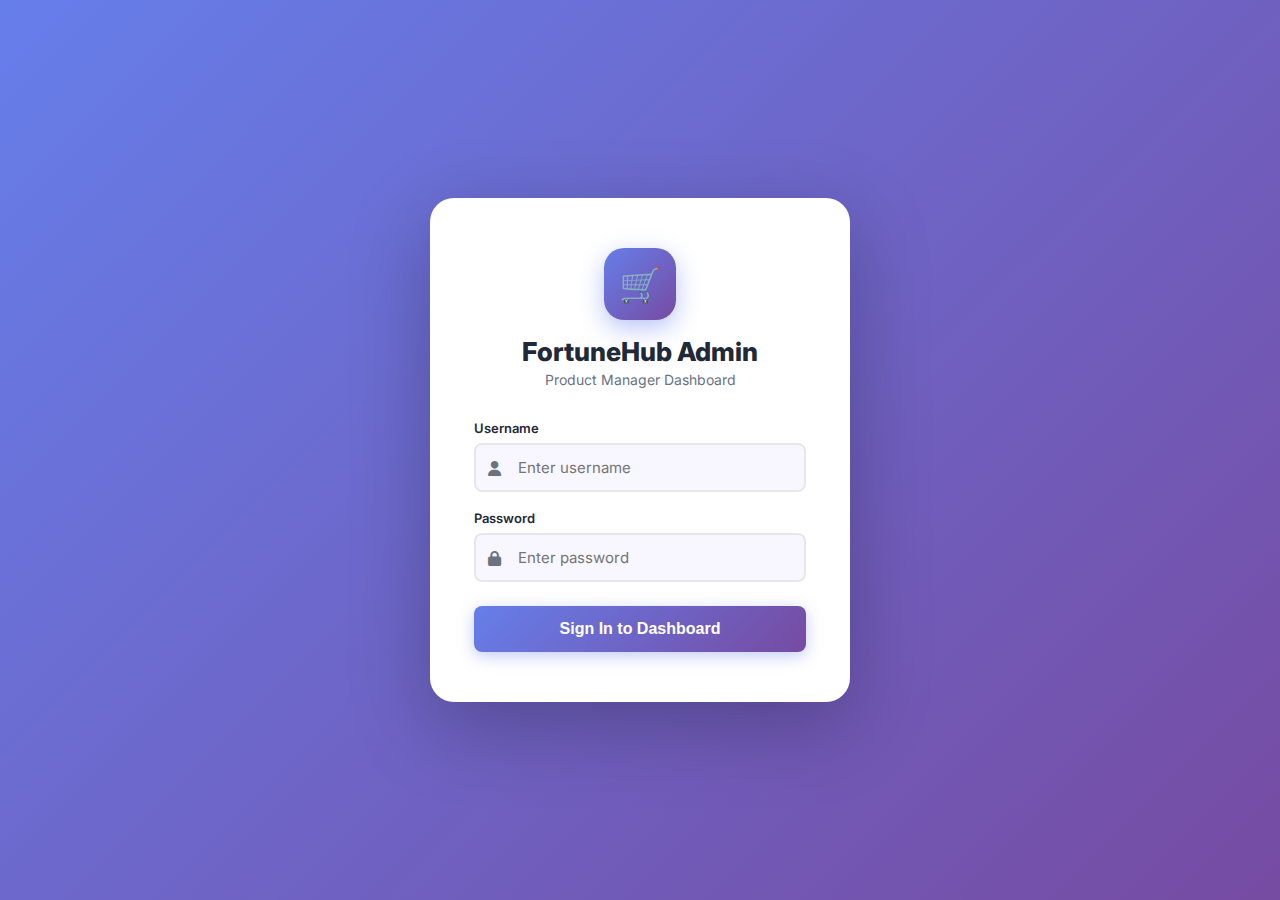
<file: admin /index.html>
<!DOCTYPE html>
<html lang="en">
<head>
  <meta charset="UTF-8" />
  <meta name="viewport" content="width=device-width, initial-scale=1.0" />
  <title>FortuneHub – Product Manager Admin</title>
  <link rel="preconnect" href="https://fonts.googleapis.com" />
  <link href="https://fonts.googleapis.com/css2?family=Inter:wght@300;400;500;600;700;800&display=swap" rel="stylesheet" />
  <link rel="stylesheet" href="https://cdnjs.cloudflare.com/ajax/libs/font-awesome/6.4.0/css/all.min.css" />

  <style>
    /* =========================================================
       CSS VARIABLES & RESET
    ========================================================= */
    :root {
      --primary:       #667eea;
      --primary-dark:  #764ba2;
      --gradient:      linear-gradient(135deg, #667eea 0%, #764ba2 100%);
      --success:       #10b981;
      --danger:        #ef4444;
      --warning:       #f59e0b;
      --info:          #3b82f6;
      --bg:            #f0f2ff;
      --surface:       #ffffff;
      --surface-2:     #f8f7ff;
      --border:        #e5e7eb;
      --text:          #1f2937;
      --text-muted:    #6b7280;
      --shadow-sm:     0 1px 3px rgba(0,0,0,.08);
      --shadow:        0 4px 16px rgba(102,126,234,.15);
      --shadow-lg:     0 10px 40px rgba(102,126,234,.25);
      --radius:        14px;
      --radius-sm:     8px;
      --sidebar-w:     260px;
    }

    *, *::before, *::after { box-sizing: border-box; margin: 0; padding: 0; }
    html { scroll-behavior: smooth; }

    body {
      font-family: 'Inter', sans-serif;
      background: var(--bg);
      color: var(--text);
      min-height: 100vh;
      -webkit-font-smoothing: antialiased;
    }

    /* =========================================================
       LOGIN SCREEN
    ========================================================= */
    #loginScreen {
      position: fixed; inset: 0;
      background: var(--gradient);
      display: flex; align-items: center; justify-content: center;
      z-index: 9999;
      padding: 20px;
    }

    .login-card {
      background: #fff;
      border-radius: 24px;
      padding: 50px 44px;
      width: 100%;
      max-width: 420px;
      box-shadow: 0 24px 80px rgba(0,0,0,.25);
      animation: slideUpFade .5s ease;
    }

    .login-logo {
      text-align: center;
      margin-bottom: 32px;
    }

    .login-logo .logo-icon {
      width: 72px; height: 72px;
      background: var(--gradient);
      border-radius: 20px;
      display: inline-flex; align-items: center; justify-content: center;
      font-size: 34px; color: #fff;
      margin-bottom: 16px;
      box-shadow: 0 8px 24px rgba(102,126,234,.45);
    }

    .login-logo h1 { font-size: 26px; font-weight: 800; color: var(--text); }
    .login-logo p  { font-size: 14px; color: var(--text-muted); margin-top: 4px; }

    .form-group { margin-bottom: 18px; }
    .form-group label { display: block; font-size: 13px; font-weight: 600; color: var(--text); margin-bottom: 7px; }

    .input-wrap {
      position: relative;
    }
    .input-wrap i {
      position: absolute; left: 14px; top: 50%; transform: translateY(-50%);
      color: var(--text-muted); font-size: 15px;
    }
    .input-wrap input {
      width: 100%; padding: 13px 14px 13px 42px;
      border: 2px solid var(--border);
      border-radius: var(--radius-sm);
      font-size: 15px; font-family: inherit;
      color: var(--text); background: var(--surface-2);
      transition: border-color .2s, box-shadow .2s;
      outline: none;
    }
    .input-wrap input:focus {
      border-color: var(--primary);
      box-shadow: 0 0 0 3px rgba(102,126,234,.18);
      background: #fff;
    }

    .btn-login {
      width: 100%;
      padding: 14px;
      background: var(--gradient);
      color: #fff;
      border: none; border-radius: var(--radius-sm);
      font-size: 16px; font-weight: 700;
      cursor: pointer; margin-top: 6px;
      transition: opacity .2s, transform .15s, box-shadow .2s;
      box-shadow: 0 4px 16px rgba(102,126,234,.4);
    }
    .btn-login:hover { opacity: .92; transform: translateY(-1px); box-shadow: 0 8px 24px rgba(102,126,234,.5); }
    .btn-login:active { transform: translateY(0); }

    .login-error {
      background: #fef2f2; border: 1px solid #fecaca;
      color: #dc2626; border-radius: 8px;
      padding: 10px 14px; font-size: 13px;
      margin-top: 14px; display: none;
    }

    /* =========================================================
       APP SHELL (SIDEBAR + MAIN)
    ========================================================= */
    #appShell { display: none; min-height: 100vh; }

    /* Sidebar */
    .sidebar {
      position: fixed; top: 0; left: 0;
      width: var(--sidebar-w); height: 100vh;
      background: var(--surface);
      box-shadow: 4px 0 24px rgba(102,126,234,.1);
      display: flex; flex-direction: column;
      z-index: 100; overflow-y: auto;
      transition: transform .3s ease;
    }

    .sidebar-header {
      padding: 28px 22px 20px;
      border-bottom: 1px solid var(--border);
    }

    .sidebar-brand {
      display: flex; align-items: center; gap: 12px;
    }

    .brand-icon {
      width: 44px; height: 44px;
      background: var(--gradient);
      border-radius: 12px;
      display: flex; align-items: center; justify-content: center;
      font-size: 22px; color: #fff;
      box-shadow: 0 4px 12px rgba(102,126,234,.4);
      flex-shrink: 0;
    }

    .brand-text { line-height: 1.2; }
    .brand-text strong { font-size: 17px; font-weight: 800; color: var(--text); }
    .brand-text span   { font-size: 11px; color: var(--text-muted); display: block; }

    .sidebar-nav { flex: 1; padding: 18px 12px; }

    .nav-section-title {
      font-size: 10px; font-weight: 700; letter-spacing: .08em;
      text-transform: uppercase; color: var(--text-muted);
      padding: 0 10px; margin: 18px 0 8px;
    }

    .nav-item {
      display: flex; align-items: center; gap: 12px;
      padding: 11px 14px; border-radius: 10px;
      font-size: 14px; font-weight: 500; color: var(--text-muted);
      cursor: pointer; transition: all .2s;
      text-decoration: none; margin-bottom: 2px;
      border: 1.5px solid transparent;
    }
    .nav-item i { font-size: 15px; width: 18px; text-align: center; }
    .nav-item:hover { background: var(--surface-2); color: var(--primary); }
    .nav-item.active {
      background: linear-gradient(135deg, rgba(102,126,234,.12) 0%, rgba(118,75,162,.12) 100%);
      color: var(--primary);
      font-weight: 600;
      border-color: rgba(102,126,234,.25);
    }

    .sidebar-footer {
      padding: 16px 20px;
      border-top: 1px solid var(--border);
    }

    .admin-pill {
      display: flex; align-items: center; gap: 10px;
    }

    .admin-avatar {
      width: 36px; height: 36px;
      background: var(--gradient);
      border-radius: 50%;
      display: flex; align-items: center; justify-content: center;
      color: #fff; font-size: 14px; font-weight: 700;
    }

    .admin-info { flex: 1; line-height: 1.3; }
    .admin-info strong { font-size: 13px; color: var(--text); display: block; }
    .admin-info span   { font-size: 11px; color: var(--text-muted); }

    .btn-logout {
      background: none; border: none;
      color: var(--text-muted); font-size: 16px; cursor: pointer;
      padding: 4px;
      transition: color .2s;
    }
    .btn-logout:hover { color: var(--danger); }

    /* Mobile overlay */
    .sidebar-overlay {
      display: none;
      position: fixed; inset: 0;
      background: rgba(0,0,0,.5); z-index: 99;
    }
    .sidebar-overlay.show { display: block; }

    /* Main content */
    .main-content {
      margin-left: var(--sidebar-w);
      min-height: 100vh;
      display: flex; flex-direction: column;
    }

    /* Top bar */
    .topbar {
      position: sticky; top: 0;
      background: var(--surface);
      border-bottom: 1px solid var(--border);
      padding: 0 28px;
      height: 64px;
      display: flex; align-items: center; justify-content: space-between;
      z-index: 50;
      box-shadow: var(--shadow-sm);
    }

    .topbar-left {
      display: flex; align-items: center; gap: 14px;
    }

    .btn-hamburger {
      display: none;
      background: none; border: none;
      font-size: 20px; color: var(--text);
      cursor: pointer; padding: 4px;
    }

    .page-title {
      font-size: 18px; font-weight: 700; color: var(--text);
    }

    .page-breadcrumb {
      font-size: 12px; color: var(--text-muted); margin-top: 2px;
    }

    .topbar-right { display: flex; align-items: center; gap: 12px; }

    .topbar-badge {
      background: var(--gradient);
      color: #fff; font-size: 11px; font-weight: 600;
      padding: 4px 12px; border-radius: 20px;
    }

    /* Page content */
    .page-content { flex: 1; padding: 28px; }

    /* =========================================================
       VIEWS
    ========================================================= */
    .view { display: none; }
    .view.active { display: block; }

    /* =========================================================
       STAT CARDS
    ========================================================= */
    .stats-grid {
      display: grid;
      grid-template-columns: repeat(auto-fill, minmax(220px, 1fr));
      gap: 20px;
      margin-bottom: 28px;
    }

    .stat-card {
      background: var(--surface);
      border-radius: var(--radius);
      padding: 22px 24px;
      box-shadow: var(--shadow);
      display: flex; align-items: center; gap: 18px;
      border: 1px solid var(--border);
      transition: transform .2s, box-shadow .2s;
    }
    .stat-card:hover { transform: translateY(-3px); box-shadow: var(--shadow-lg); }

    .stat-icon {
      width: 54px; height: 54px; border-radius: 14px;
      display: flex; align-items: center; justify-content: center;
      font-size: 24px; flex-shrink: 0;
    }

    .stat-icon.purple { background: rgba(102,126,234,.15); color: var(--primary); }
    .stat-icon.green  { background: rgba(16,185,129,.15);  color: var(--success); }
    .stat-icon.orange { background: rgba(245,158,11,.15);  color: var(--warning); }
    .stat-icon.red    { background: rgba(239,68,68,.15);   color: var(--danger);  }
    .stat-icon.blue   { background: rgba(59,130,246,.15);  color: var(--info);    }

    .stat-info { flex: 1; }
    .stat-value { font-size: 28px; font-weight: 800; color: var(--text); line-height: 1; }
    .stat-label { font-size: 13px; color: var(--text-muted); margin-top: 5px; }

    /* =========================================================
       SECTION HEADERS
    ========================================================= */
    .section-header {
      display: flex; align-items: center; justify-content: space-between;
      flex-wrap: wrap; gap: 12px;
      margin-bottom: 22px;
    }

    .section-header h2 {
      font-size: 20px; font-weight: 700; color: var(--text);
    }

    /* =========================================================
       BUTTONS
    ========================================================= */
    .btn {
      display: inline-flex; align-items: center; gap: 7px;
      padding: 10px 20px;
      border-radius: var(--radius-sm);
      font-size: 14px; font-weight: 600;
      cursor: pointer; border: none; outline: none;
      transition: all .2s; text-decoration: none;
      font-family: inherit;
    }
    .btn i { font-size: 13px; }

    .btn-primary {
      background: var(--gradient); color: #fff;
      box-shadow: 0 4px 14px rgba(102,126,234,.4);
    }
    .btn-primary:hover { opacity: .9; transform: translateY(-1px); box-shadow: 0 6px 20px rgba(102,126,234,.5); }

    .btn-secondary {
      background: var(--surface); color: var(--text);
      border: 1.5px solid var(--border);
    }
    .btn-secondary:hover { border-color: var(--primary); color: var(--primary); background: rgba(102,126,234,.05); }

    .btn-success { background: var(--success); color: #fff; }
    .btn-success:hover { opacity: .9; transform: translateY(-1px); }

    .btn-danger { background: var(--danger); color: #fff; }
    .btn-danger:hover { opacity: .9; transform: translateY(-1px); }

    .btn-sm { padding: 7px 14px; font-size: 12px; }
    .btn-icon { padding: 8px; border-radius: 8px; min-width: 34px; justify-content: center; }

    /* =========================================================
       SEARCH / FILTER BAR
    ========================================================= */
    .filter-bar {
      display: flex; align-items: center; gap: 12px;
      flex-wrap: wrap; margin-bottom: 20px;
    }

    .search-input-wrap { position: relative; flex: 1; min-width: 220px; }
    .search-input-wrap i {
      position: absolute; left: 12px; top: 50%; transform: translateY(-50%);
      color: var(--text-muted); font-size: 14px;
    }
    .search-input-wrap input {
      width: 100%; padding: 10px 14px 10px 38px;
      border: 1.5px solid var(--border); border-radius: var(--radius-sm);
      font-size: 14px; font-family: inherit; color: var(--text);
      background: var(--surface); outline: none;
      transition: border-color .2s, box-shadow .2s;
    }
    .search-input-wrap input:focus {
      border-color: var(--primary);
      box-shadow: 0 0 0 3px rgba(102,126,234,.15);
    }

    .filter-select {
      padding: 10px 14px;
      border: 1.5px solid var(--border); border-radius: var(--radius-sm);
      font-size: 14px; font-family: inherit; color: var(--text);
      background: var(--surface); outline: none; cursor: pointer;
      transition: border-color .2s;
    }
    .filter-select:focus { border-color: var(--primary); }

    /* =========================================================
       PRODUCTS GRID
    ========================================================= */
    .products-grid {
      display: grid;
      grid-template-columns: repeat(auto-fill, minmax(280px, 1fr));
      gap: 20px;
    }

    .product-admin-card {
      background: var(--surface);
      border-radius: var(--radius);
      border: 1.5px solid var(--border);
      overflow: hidden;
      box-shadow: var(--shadow);
      transition: transform .2s, box-shadow .2s;
    }
    .product-admin-card:hover { transform: translateY(-4px); box-shadow: var(--shadow-lg); }

    .pcard-image-wrap {
      position: relative;
      width: 100%; padding-top: 62%;
      background: var(--surface-2); overflow: hidden;
    }
    .pcard-image-wrap img {
      position: absolute; inset: 0;
      width: 100%; height: 100%; object-fit: cover;
      transition: transform .3s;
    }
    .product-admin-card:hover .pcard-image-wrap img { transform: scale(1.05); }

    .pcard-badge {
      position: absolute; top: 10px; left: 10px;
      padding: 3px 10px; border-radius: 20px;
      font-size: 10px; font-weight: 700; text-transform: uppercase;
      letter-spacing: .05em;
    }
    .pcard-badge.new    { background: #10b981; color: #fff; }
    .pcard-badge.sale   { background: #ef4444; color: #fff; }
    .pcard-badge.sold   { background: #374151; color: #fff; }
    .pcard-badge.oos    { background: #f59e0b; color: #fff; }

    .pcard-status {
      position: absolute; top: 10px; right: 10px;
      width: 10px; height: 10px; border-radius: 50%;
      box-shadow: 0 0 0 2px rgba(255,255,255,.8);
    }
    .pcard-status.active    { background: #10b981; }
    .pcard-status.inactive  { background: #f59e0b; }
    .pcard-status.sold-dot  { background: #374151; }

    .pcard-body { padding: 16px; }
    .pcard-category {
      font-size: 10px; font-weight: 700; letter-spacing: .08em;
      text-transform: uppercase; color: var(--primary); margin-bottom: 6px;
    }
    .pcard-name {
      font-size: 15px; font-weight: 700; color: var(--text);
      margin-bottom: 5px; line-height: 1.3;
      display: -webkit-box; -webkit-line-clamp: 2; -webkit-box-orient: vertical;
      overflow: hidden;
    }
    .pcard-price {
      font-size: 18px; font-weight: 800;
      background: var(--gradient); -webkit-background-clip: text;
      -webkit-text-fill-color: transparent; background-clip: text;
      margin-bottom: 12px;
    }

    .pcard-meta { display: flex; gap: 6px; flex-wrap: wrap; margin-bottom: 14px; }
    .meta-tag {
      padding: 3px 8px; border-radius: 6px;
      font-size: 11px; font-weight: 600;
    }
    .meta-tag.stock  { background: rgba(16,185,129,.1);  color: #059669; }
    .meta-tag.oos    { background: rgba(245,158,11,.1);  color: #d97706; }
    .meta-tag.sold   { background: rgba(55,65,81,.1);    color: #374151; }
    .meta-tag.new-t  { background: rgba(102,126,234,.1); color: var(--primary); }
    .meta-tag.sale-t { background: rgba(239,68,68,.1);   color: #dc2626; }

    .pcard-actions { display: flex; gap: 8px; }
    .pcard-actions .btn { flex: 1; justify-content: center; }

    /* =========================================================
       PRODUCT FORM (Modal / Panel)
    ========================================================= */
    .modal-backdrop {
      position: fixed; inset: 0;
      background: rgba(0,0,0,.55); backdrop-filter: blur(4px);
      z-index: 400; display: none; align-items: flex-start;
      justify-content: center; padding: 30px 16px; overflow-y: auto;
    }
    .modal-backdrop.show { display: flex; }

    .modal {
      background: var(--surface);
      border-radius: 20px; width: 100%; max-width: 680px;
      box-shadow: 0 24px 80px rgba(0,0,0,.3);
      animation: slideUpFade .35s ease;
      margin: auto;
    }

    .modal-header {
      padding: 24px 28px 20px;
      border-bottom: 1px solid var(--border);
      display: flex; align-items: center; justify-content: space-between;
    }
    .modal-header h3 { font-size: 18px; font-weight: 700; color: var(--text); }

    .btn-close-modal {
      background: var(--surface-2); border: none;
      width: 34px; height: 34px; border-radius: 8px;
      font-size: 16px; cursor: pointer; color: var(--text-muted);
      display: flex; align-items: center; justify-content: center;
      transition: background .2s, color .2s;
    }
    .btn-close-modal:hover { background: #fee2e2; color: var(--danger); }

    .modal-body { padding: 24px 28px; }
    .modal-footer {
      padding: 18px 28px;
      border-top: 1px solid var(--border);
      display: flex; justify-content: flex-end; gap: 10px;
    }

    /* Form fields */
    .form-row { display: grid; grid-template-columns: 1fr 1fr; gap: 16px; }
    @media (max-width: 540px) { .form-row { grid-template-columns: 1fr; } }

    .field { margin-bottom: 18px; }
    .field label {
      display: block; font-size: 13px; font-weight: 600;
      color: var(--text); margin-bottom: 7px;
    }
    .field label .req { color: var(--danger); }

    .field input, .field select, .field textarea {
      width: 100%; padding: 11px 14px;
      border: 1.5px solid var(--border); border-radius: var(--radius-sm);
      font-size: 14px; font-family: inherit; color: var(--text);
      background: var(--surface); outline: none;
      transition: border-color .2s, box-shadow .2s;
    }
    .field input:focus, .field select:focus, .field textarea:focus {
      border-color: var(--primary);
      box-shadow: 0 0 0 3px rgba(102,126,234,.15);
    }
    .field textarea { resize: vertical; min-height: 90px; }
    .field .hint { font-size: 12px; color: var(--text-muted); margin-top: 5px; }

    /* Image upload */
    .image-upload-area {
      border: 2px dashed var(--border);
      border-radius: 12px;
      padding: 24px;
      text-align: center;
      cursor: pointer;
      transition: border-color .2s, background .2s;
      background: var(--surface-2);
    }
    .image-upload-area:hover, .image-upload-area.drag-over {
      border-color: var(--primary);
      background: rgba(102,126,234,.05);
    }
    .image-upload-area i { font-size: 36px; color: var(--primary); opacity: .6; }
    .image-upload-area p { font-size: 13px; color: var(--text-muted); margin-top: 8px; }
    .image-upload-area span { font-size: 12px; color: var(--primary); font-weight: 600; }
    .image-upload-area input[type="file"] { display: none; }

    .preview-grid {
      display: grid; grid-template-columns: repeat(4, 1fr); gap: 10px;
      margin-top: 14px;
    }

    .preview-thumb {
      position: relative;
      aspect-ratio: 1; border-radius: 10px; overflow: hidden;
      border: 2px solid var(--border);
      background: var(--surface-2);
    }
    .preview-thumb img {
      width: 100%; height: 100%; object-fit: cover;
    }
    .preview-thumb.empty {
      display: flex; align-items: center; justify-content: center;
      color: var(--border); font-size: 22px;
    }
    .preview-thumb .remove-img {
      position: absolute; top: 4px; right: 4px;
      background: rgba(239,68,68,.9); color: #fff;
      width: 20px; height: 20px; border-radius: 50%;
      font-size: 10px; cursor: pointer;
      display: flex; align-items: center; justify-content: center;
      border: none; transition: transform .2s;
    }
    .preview-thumb .remove-img:hover { transform: scale(1.1); }

    /* =========================================================
       TOGGLE SWITCHES — Color-coded, polished, accessible
    ========================================================= */
    .toggle-group {
      display: flex;
      gap: 16px;
      flex-wrap: wrap;
      align-items: center;
    }

    .toggle-item {
      display: inline-flex;
      align-items: center;
      gap: 10px;
      cursor: pointer;
      position: relative;
      user-select: none;
      padding: 8px 12px;
      border-radius: 12px;
      border: 1.5px solid var(--border);
      background: var(--surface);
      transition: background .2s, border-color .2s, box-shadow .2s;
      min-width: 140px;
    }

    .toggle-item:hover {
      background: var(--surface-2);
      border-color: rgba(102,126,234,.35);
      box-shadow: 0 2px 8px rgba(0,0,0,.06);
    }

    /* Visually hidden checkbox */
    .toggle-item input[type="checkbox"] {
      position: absolute;
      width: 1px; height: 1px;
      opacity: 0;
      pointer-events: none;
    }

    .toggle-track {
      flex-shrink: 0;
      width: 46px; height: 26px;
      border-radius: 13px;
      background: #d1d5db;
      position: relative;
      transition: background .25s, box-shadow .2s;
      box-shadow: inset 0 1px 3px rgba(0,0,0,.15);
    }

    .toggle-track::after {
      content: '';
      position: absolute;
      top: 3px; left: 3px;
      width: 20px; height: 20px;
      border-radius: 50%;
      background: #fff;
      box-shadow: 0 2px 6px rgba(0,0,0,.25);
      transition: transform .25s cubic-bezier(.4,0,.2,1);
    }

    /* Default checked = primary blue */
    input[type="checkbox"]:checked + .toggle-track {
      background: var(--primary);
      box-shadow: 0 0 0 3px rgba(102,126,234,.18);
    }
    input[type="checkbox"]:checked + .toggle-track::after {
      transform: translateX(20px);
    }

    /* Out-of-Stock toggle → orange when ON */
    .toggle-item.toggle-oos input[type="checkbox"]:checked + .toggle-track {
      background: var(--warning);
      box-shadow: 0 0 0 3px rgba(245,158,11,.2);
    }

    /* Sold toggle → red when ON */
    .toggle-item.toggle-sold input[type="checkbox"]:checked + .toggle-track {
      background: var(--danger);
      box-shadow: 0 0 0 3px rgba(239,68,68,.2);
    }

    /* Active item styling */
    .toggle-item.toggle-oos:has(input:checked) {
      border-color: var(--warning);
      background: rgba(245,158,11,.06);
    }
    .toggle-item.toggle-sold:has(input:checked) {
      border-color: var(--danger);
      background: rgba(239,68,68,.06);
    }

    .toggle-label {
      font-size: 13px;
      font-weight: 600;
      color: var(--text);
      line-height: 1;
    }

    .toggle-icon {
      font-size: 14px;
      line-height: 1;
    }

    input[type="checkbox"]:focus-visible + .toggle-track {
      outline: 3px solid rgba(102,126,234,.3);
      outline-offset: 2px;
    }

    /* =========================================================
       PAYMENTS UI — Modern, Professional, Mobile-First
       Fully responsive. Scoped to #view-payments.
    ========================================================= */

    /* ── Section header clear-all button ── */
    #view-payments .section-header .btn-danger {
      background: linear-gradient(135deg, #ef4444, #dc2626);
      color: #fff;
      border: none;
      box-shadow: 0 4px 14px rgba(220,38,38,.3);
      padding: 10px 18px;
      border-radius: 10px;
      font-weight: 700;
      display: inline-flex;
      align-items: center;
      gap: 8px;
      transition: transform .15s, opacity .2s, box-shadow .2s;
    }
    #view-payments .section-header .btn-danger:hover {
      transform: translateY(-1px);
      box-shadow: 0 6px 20px rgba(220,38,38,.38);
    }

    /* ── Cards wrapper ── */
    #view-payments .filters-card,
    #view-payments .payments-card {
      background: var(--surface);
      border: 1px solid var(--border);
      border-radius: var(--radius);
      box-shadow: var(--shadow);
      padding: 20px 24px;
    }
    #view-payments .filters-card { margin-bottom: 18px; }

    /* ── Filters grid ── */
    #view-payments .filters-grid {
      display: grid;
      grid-template-columns: repeat(4, 1fr);
      gap: 14px;
      margin-bottom: 14px;
    }

    #view-payments .filter-group label {
      display: block;
      margin-bottom: 7px;
      color: var(--text-muted);
      font-weight: 700;
      font-size: 11px;
      letter-spacing: .06em;
      text-transform: uppercase;
    }

    #view-payments .filter-group input,
    #view-payments .filter-group select {
      width: 100%;
      padding: 10px 13px;
      border: 1.5px solid var(--border);
      border-radius: var(--radius-sm);
      font-size: 13.5px;
      font-family: inherit;
      transition: border-color .2s, box-shadow .2s;
      background: var(--surface);
      color: var(--text);
      outline: none;
      box-sizing: border-box;
    }
    #view-payments .filter-group input:focus,
    #view-payments .filter-group select:focus {
      border-color: var(--primary);
      box-shadow: 0 0 0 3px rgba(102,126,234,.15);
    }

    #view-payments .filter-actions {
      display: flex;
      gap: 10px;
      flex-wrap: wrap;
      align-items: center;
    }

    #view-payments .btn-filter,
    #view-payments .btn-reset {
      padding: 10px 18px;
      border: none;
      border-radius: var(--radius-sm);
      font-weight: 700;
      font-size: 13px;
      font-family: inherit;
      cursor: pointer;
      transition: transform .15s, opacity .2s, box-shadow .15s;
      display: inline-flex;
      align-items: center;
      gap: 8px;
    }
    #view-payments .btn-filter {
      background: var(--gradient);
      color: #fff;
      box-shadow: 0 4px 14px rgba(102,126,234,.3);
    }
    #view-payments .btn-reset {
      background: var(--surface-2);
      color: var(--text);
      border: 1.5px solid var(--border);
    }
    #view-payments .btn-filter:hover { transform: translateY(-1px); box-shadow: 0 6px 20px rgba(102,126,234,.38); }
    #view-payments .btn-reset:hover  { transform: translateY(-1px); background: var(--border); }

    /* ── Table desktop ── */
    #view-payments .table-container {
      overflow-x: auto;
      -webkit-overflow-scrolling: touch;
      border-radius: 12px;
      border: 1px solid var(--border);
    }

    #view-payments table {
      width: 100%;
      border-collapse: collapse;
      min-width: 820px;
    }

    #view-payments thead { background: var(--gradient); }
    #view-payments thead th {
      padding: 14px 14px;
      text-align: left;
      color: #fff;
      font-weight: 800;
      font-size: 11.5px;
      white-space: nowrap;
      text-transform: uppercase;
      letter-spacing: .07em;
    }
    #view-payments tbody tr {
      border-bottom: 1px solid var(--border);
      transition: background .15s;
    }
    #view-payments tbody tr:last-child { border-bottom: none; }
    #view-payments tbody tr:hover { background: var(--surface-2); }
    #view-payments tbody td {
      padding: 13px 14px;
      color: var(--text);
      font-size: 13.5px;
      vertical-align: middle;
    }

    /* ── Status badges ── */
    #view-payments .status-badge {
      display: inline-flex;
      align-items: center;
      gap: 5px;
      padding: 5px 12px;
      border-radius: 999px;
      font-size: 11px;
      font-weight: 800;
      letter-spacing: .05em;
      white-space: nowrap;
    }
    #view-payments .status-badge::before {
      content: '';
      width: 6px; height: 6px;
      border-radius: 50%;
      flex-shrink: 0;
    }
    #view-payments .status-success {
      background: rgba(16,185,129,.12);
      color: #059669;
      border: 1px solid rgba(16,185,129,.2);
    }
    #view-payments .status-success::before { background: #10b981; }

    #view-payments .status-pending {
      background: rgba(245,158,11,.12);
      color: #d97706;
      border: 1px solid rgba(245,158,11,.22);
    }
    #view-payments .status-pending::before { background: #f59e0b; }

    #view-payments .status-failed {
      background: rgba(239,68,68,.12);
      color: #dc2626;
      border: 1px solid rgba(239,68,68,.2);
    }
    #view-payments .status-failed::before { background: #ef4444; }

    /* ── View button ── */
    #view-payments .btn-view {
      padding: 7px 13px;
      background: rgba(102,126,234,.08);
      color: var(--primary);
      border: 1px solid rgba(102,126,234,.2);
      border-radius: 8px;
      font-size: 12px;
      font-weight: 700;
      font-family: inherit;
      cursor: pointer;
      transition: background .15s, transform .15s, box-shadow .15s;
      display: inline-flex;
      align-items: center;
      gap: 6px;
      white-space: nowrap;
    }
    #view-payments .btn-view:hover {
      background: rgba(102,126,234,.16);
      transform: translateY(-1px);
      box-shadow: 0 3px 10px rgba(102,126,234,.2);
    }

    /* ── Pagination ── */
    #view-payments .pagination {
      display: flex;
      justify-content: space-between;
      align-items: center;
      margin-top: 16px;
      padding-top: 14px;
      border-top: 1px solid var(--border);
      flex-wrap: wrap;
      gap: 10px;
    }
    #view-payments .pagination button {
      padding: 9px 16px;
      border: none;
      background: var(--gradient);
      color: #fff;
      border-radius: 9px;
      cursor: pointer;
      font-weight: 700;
      font-family: inherit;
      font-size: 13px;
      display: inline-flex;
      align-items: center;
      gap: 6px;
      transition: opacity .2s, transform .15s, box-shadow .15s;
      box-shadow: 0 3px 10px rgba(102,126,234,.25);
    }
    #view-payments .pagination button:hover:not(:disabled) {
      transform: translateY(-1px);
      box-shadow: 0 5px 16px rgba(102,126,234,.35);
    }
    #view-payments .pagination button:disabled {
      opacity: .45;
      cursor: not-allowed;
      transform: none;
      box-shadow: none;
    }
    #view-payments .page-info {
      color: var(--text-muted);
      font-size: 13px;
      font-weight: 600;
    }

    /* ── Loading indicator ── */
    #view-payments .loading {
      text-align: center;
      padding: 28px;
      display: none;
      color: var(--text-muted);
    }
    #view-payments .loading .spinner {
      width: 32px; height: 32px;
      border: 3px solid rgba(102,126,234,.18);
      border-top: 3px solid var(--primary);
      border-radius: 50%;
      animation: spin 1s linear infinite;
      margin: 0 auto 12px;
    }

    /* ── Mobile payment cards (< 640px) ── */
    .pay-card-list { display: none; }

    @media (max-width: 900px) {
      #view-payments .filters-grid { grid-template-columns: 1fr 1fr; }
    }

    @media (max-width: 640px) {
      #view-payments .filters-card,
      #view-payments .payments-card { padding: 14px 14px; }

      #view-payments .filters-grid { grid-template-columns: 1fr; gap: 10px; }

      #view-payments .table-container { display: none; }
      .pay-card-list { display: flex; flex-direction: column; gap: 12px; }

      #view-payments .pagination {
        justify-content: center;
        gap: 8px;
      }

      #view-payments .pagination .page-info { width: 100%; text-align: center; order: -1; }
    }

    /* ── Payment row card (mobile) ── */
    .pay-card {
      background: var(--surface-2);
      border: 1px solid var(--border);
      border-radius: 14px;
      padding: 16px;
      position: relative;
    }
    .pay-card-top {
      display: flex;
      justify-content: space-between;
      align-items: flex-start;
      margin-bottom: 10px;
      gap: 10px;
    }
    .pay-card-ref {
      font-family: monospace;
      font-size: 11.5px;
      color: var(--text-muted);
      word-break: break-all;
      flex: 1;
    }
    .pay-card-amount {
      font-size: 18px;
      font-weight: 800;
      color: var(--primary);
      white-space: nowrap;
    }
    .pay-card-row {
      display: flex;
      justify-content: space-between;
      align-items: center;
      font-size: 12.5px;
      color: var(--text-muted);
      margin-bottom: 6px;
    }
    .pay-card-row strong { color: var(--text); font-weight: 600; }
    .pay-card-footer {
      display: flex;
      justify-content: space-between;
      align-items: center;
      margin-top: 12px;
      padding-top: 10px;
      border-top: 1px solid var(--border);
    }
    .table-wrap {
      background: var(--surface);
      border-radius: var(--radius);
      border: 1px solid var(--border);
      box-shadow: var(--shadow);
      overflow: hidden;
    }

    table {
      width: 100%; border-collapse: collapse;
    }

    thead th {
      background: var(--surface-2);
      padding: 12px 16px;
      text-align: left;
      font-size: 12px; font-weight: 700;
      text-transform: uppercase; letter-spacing: .05em;
      color: var(--text-muted);
      border-bottom: 1px solid var(--border);
    }

    tbody tr { border-bottom: 1px solid var(--border); transition: background .15s; }
    tbody tr:last-child { border-bottom: none; }
    tbody tr:hover { background: var(--surface-2); }

    tbody td {
      padding: 13px 16px; font-size: 13.5px; color: var(--text);
    }

    .badge {
      display: inline-flex; align-items: center; gap: 5px;
      padding: 3px 10px; border-radius: 20px;
      font-size: 11px; font-weight: 700;
    }
    .badge-success { background: rgba(16,185,129,.1); color: #059669; }
    .badge-pending { background: rgba(245,158,11,.1);  color: #d97706; }
    .badge-fail    { background: rgba(239,68,68,.1);   color: #dc2626; }

    .pagination {
      display: flex; align-items: center; justify-content: space-between;
      padding: 14px 20px; border-top: 1px solid var(--border);
      background: var(--surface);
    }
    .pagination-info { font-size: 13px; color: var(--text-muted); }
    .pagination-btns { display: flex; gap: 6px; }
    .page-btn {
      padding: 6px 12px; border-radius: 6px;
      font-size: 13px; cursor: pointer; border: 1.5px solid var(--border);
      background: var(--surface); color: var(--text); transition: all .2s;
    }
    .page-btn.active  { background: var(--primary); color: #fff; border-color: var(--primary); }
    .page-btn:hover:not(.active) { border-color: var(--primary); color: var(--primary); }

    /* =========================================================
       EMPTY STATE
    ========================================================= */
    .empty-state {
      text-align: center; padding: 60px 20px;
      color: var(--text-muted);
    }
    .empty-state i { font-size: 52px; opacity: .35; margin-bottom: 16px; }
    .empty-state h3 { font-size: 18px; font-weight: 600; color: var(--text); margin-bottom: 8px; }
    .empty-state p  { font-size: 14px; }

    /* =========================================================
       TOAST
    ========================================================= */
    #toastContainer {
      position: fixed; bottom: 24px; right: 24px;
      z-index: 9999; display: flex; flex-direction: column; gap: 10px;
    }

    .toast {
      background: var(--surface);
      border-radius: 12px; padding: 14px 18px;
      box-shadow: 0 8px 32px rgba(0,0,0,.18);
      display: flex; align-items: center; gap: 12px;
      min-width: 280px; max-width: 380px;
      animation: toastIn .35s ease;
      border-left: 4px solid var(--primary);
    }
    .toast.success { border-color: var(--success); }
    .toast.error   { border-color: var(--danger);  }
    .toast.warn    { border-color: var(--warning);  }
    .toast i { font-size: 18px; }
    .toast.success i { color: var(--success); }
    .toast.error   i { color: var(--danger);  }
    .toast.warn    i { color: var(--warning); }
    .toast-msg { font-size: 14px; font-weight: 500; color: var(--text); flex: 1; }

    @keyframes toastIn {
      from { opacity: 0; transform: translateX(30px); }
      to   { opacity: 1; transform: translateX(0); }
    }

    /* =========================================================
       LOADING SPINNER (inline)
    ========================================================= */
    .spinner {
      width: 20px; height: 20px;
      border: 3px solid rgba(255,255,255,.3);
      border-top-color: #fff;
      border-radius: 50%;
      animation: spin .7s linear infinite;
      display: inline-block;
    }

    .spinner.dark {
      border-color: rgba(102,126,234,.3);
      border-top-color: var(--primary);
    }

    @keyframes spin { to { transform: rotate(360deg); } }

    /* =========================================================
       CONFIRM DIALOG
    ========================================================= */
    #confirmDialog {
      position: fixed; inset: 0;
      background: rgba(0,0,0,.55); backdrop-filter: blur(4px);
      z-index: 500; display: none;
      align-items: center; justify-content: center;
    }
    #confirmDialog.show { display: flex; }

    .confirm-box {
      background: var(--surface);
      border-radius: 20px; padding: 36px 32px;
      max-width: 380px; width: 92%;
      text-align: center;
      box-shadow: 0 24px 80px rgba(0,0,0,.3);
      animation: slideUpFade .3s ease;
    }
    .confirm-box .confirm-icon {
      font-size: 44px; color: var(--danger);
      margin-bottom: 16px;
    }
    .confirm-box h3 { font-size: 20px; font-weight: 700; color: var(--text); margin-bottom: 10px; }
    .confirm-box p  { font-size: 14px; color: var(--text-muted); margin-bottom: 24px; }
    .confirm-btns   { display: flex; gap: 10px; justify-content: center; }

    /* =========================================================
       ANIMATIONS
    ========================================================= */
    @keyframes slideUpFade {
      from { opacity: 0; transform: translateY(20px); }
      to   { opacity: 1; transform: translateY(0); }
    }

    /* =========================================================
       RESPONSIVE
    ========================================================= */
    @media (max-width: 900px) {
      .sidebar {
        transform: translateX(calc(-1 * var(--sidebar-w)));
      }
      .sidebar.open { transform: translateX(0); }
      .main-content { margin-left: 0; }
      .btn-hamburger { display: flex; }
    }

    @media (max-width: 768px) {
      /* Table responsive: hide less-important columns */
      .table-wrap { overflow-x: auto; -webkit-overflow-scrolling: touch; }
      table { min-width: 620px; }
      .section-header { flex-direction: column; align-items: flex-start; gap: 10px; }
      .section-header > div, .section-header > button { width: 100%; }
      .filter-bar { flex-direction: column; gap: 10px; }
      .filter-bar .search-input-wrap { width: 100%; }
      .filter-bar .filter-select { width: 100%; }
    }

    @media (max-width: 600px) {
      .stats-grid { grid-template-columns: repeat(2, 1fr); }
      .products-grid { grid-template-columns: 1fr 1fr; }
      .page-content { padding: 12px; }
      .topbar { padding: 0 12px; height: 56px; }
      .modal-body, .modal-header, .modal-footer { padding: 14px 16px; }
      .preview-grid { grid-template-columns: repeat(2, 1fr); }
      .form-row { grid-template-columns: 1fr !important; }
      .modal { width: 96vw !important; max-width: 96vw !important; }
      th, td { padding: 8px 10px !important; font-size: 12px !important; }
      .pcard-actions { flex-direction: row; flex-wrap: wrap; }
    }

    @media (max-width: 420px) {
      .products-grid { grid-template-columns: 1fr; }
      .stats-grid { grid-template-columns: 1fr 1fr; }
      .page-content { padding: 10px 8px; }
      .topbar-badge { display: none; }
      code { font-size: 10px !important; }
    }

    /* Scrollbar */
    ::-webkit-scrollbar { width: 6px; }
    ::-webkit-scrollbar-track { background: transparent; }
    ::-webkit-scrollbar-thumb { background: rgba(102,126,234,.3); border-radius: 3px; }
    ::-webkit-scrollbar-thumb:hover { background: var(--primary); }
  </style>
</head>
<body>

<!-- =====================================================
     LOGIN SCREEN
===================================================== -->
<div id="loginScreen">
  <div class="login-card">
    <div class="login-logo">
      <div class="logo-icon">🛒</div>
      <h1>FortuneHub Admin</h1>
      <p>Product Manager Dashboard</p>
    </div>

    <form id="loginForm" autocomplete="on">
      <div class="form-group">
        <label for="adminUser">Username</label>
        <div class="input-wrap">
          <i class="fas fa-user"></i>
          <input type="text" id="adminUser" placeholder="Enter username" autocomplete="username" required />
        </div>
      </div>
      <div class="form-group">
        <label for="adminPass">Password</label>
        <div class="input-wrap">
          <i class="fas fa-lock"></i>
          <input type="password" id="adminPass" placeholder="Enter password" autocomplete="current-password" required />
        </div>
      </div>
      <button type="submit" class="btn-login" id="loginBtn">
        <span id="loginBtnText">Sign In to Dashboard</span>
      </button>
    </form>
    <div class="login-error" id="loginError">
      <i class="fas fa-exclamation-circle"></i> Invalid credentials. Please try again.
    </div>
  </div>
</div>

<!-- =====================================================
     APP SHELL
===================================================== -->
<div id="appShell">
  <!-- Sidebar overlay (mobile) -->
  <div class="sidebar-overlay" id="sidebarOverlay"></div>

  <!-- SIDEBAR -->
  <aside class="sidebar" id="sidebar">
    <div class="sidebar-header">
      <div class="sidebar-brand">
        <div class="brand-icon">🛒</div>
        <div class="brand-text">
          <strong>FortuneHub</strong>
          <span>Admin Dashboard</span>
        </div>
      </div>
    </div>

    <nav class="sidebar-nav">
      <div class="nav-section-title">Main</div>
      <a class="nav-item active" data-view="dashboard" href="#">
        <i class="fas fa-chart-pie"></i> Dashboard
      </a>
      <a class="nav-item" data-view="products" href="#">
        <i class="fas fa-box"></i> Products
      </a>

      <div class="nav-section-title">Orders</div>
      <a class="nav-item" data-view="payments" href="#">
        <i class="fas fa-credit-card"></i> Payments
      </a>
    </nav>

    <div class="sidebar-footer">
      <div class="admin-pill">
        <div class="admin-avatar" id="adminAvatar">A</div>
        <div class="admin-info">
          <strong id="adminNameDisplay">Admin</strong>
          <span>Administrator</span>
        </div>
        <button class="btn-logout" id="logoutBtn" title="Sign out">
          <i class="fas fa-sign-out-alt"></i>
        </button>
      </div>
    </div>
  </aside>

  <!-- MAIN CONTENT -->
  <div class="main-content">
    <!-- TOP BAR -->
    <header class="topbar">
      <div class="topbar-left">
        <button class="btn-hamburger" id="hamburgerBtn">
          <i class="fas fa-bars"></i>
        </button>
        <div>
          <div class="page-title" id="pageTitle">Dashboard</div>
          <div class="page-breadcrumb" id="pageBreadcrumb">Overview</div>
        </div>
      </div>
      <div class="topbar-right">
        <span class="topbar-badge" id="liveStatus">🟢 Live</span>
      </div>
    </header>

    <!-- PAGE CONTENT -->
    <main class="page-content">

      <!-- =============================================
           VIEW: DASHBOARD
      ============================================= -->
      <div class="view active" id="view-dashboard">
        <div class="stats-grid" id="dashboardStats">
          <div class="stat-card">
            <div class="stat-icon purple"><i class="fas fa-box"></i></div>
            <div class="stat-info">
              <div class="stat-value" id="statTotalProducts">–</div>
              <div class="stat-label">Total Products</div>
            </div>
          </div>
          <div class="stat-card">
            <div class="stat-icon green"><i class="fas fa-check-circle"></i></div>
            <div class="stat-info">
              <div class="stat-value" id="statInStock">–</div>
              <div class="stat-label">In Stock</div>
            </div>
          </div>
          <div class="stat-card">
            <div class="stat-icon orange"><i class="fas fa-exclamation-triangle"></i></div>
            <div class="stat-info">
              <div class="stat-value" id="statOutOfStock">–</div>
              <div class="stat-label">Out of Stock</div>
            </div>
          </div>
          <div class="stat-card">
            <div class="stat-icon red"><i class="fas fa-ban"></i></div>
            <div class="stat-info">
              <div class="stat-value" id="statSold">–</div>
              <div class="stat-label">Sold</div>
            </div>
          </div>
          <div class="stat-card">
            <div class="stat-icon blue"><i class="fas fa-naira-sign"></i></div>
            <div class="stat-info">
              <div class="stat-value" id="statRevenue">–</div>
              <div class="stat-label">Total Payments</div>
            </div>
          </div>
        </div>

        <div class="section-header">
          <h2>Recent Products</h2>
          <button class="btn btn-primary" id="dashAddProductBtn">
            <i class="fas fa-plus"></i> Add Product
          </button>
        </div>

        <div class="products-grid" id="dashProductsGrid"></div>
      </div>

      <!-- =============================================
           VIEW: PRODUCTS
      ============================================= -->
      <div class="view" id="view-products">
        <div class="section-header">
          <h2>All Products <span id="productCount" style="font-size:14px;color:var(--text-muted);font-weight:500;"></span></h2>
          <button class="btn btn-primary" id="openAddProductBtn">
            <i class="fas fa-plus"></i> Add Product
          </button>
        </div>

        <div class="filter-bar">
          <div class="search-input-wrap">
            <i class="fas fa-search"></i>
            <input type="text" id="productSearch" placeholder="Search products..." />
          </div>
          <select class="filter-select" id="categoryFilter">
            <option value="all">All Categories</option>
            <option value="phones">Phones</option>
            <option value="laptops">Laptops</option>
            <option value="accessories">Accessories</option>
            <option value="speakers">Speakers</option>
            <option value="watches">Watches</option>
            <option value="games">Games</option>
          </select>
          <select class="filter-select" id="statusFilter">
            <option value="all">All Status</option>
            <option value="instock">In Stock</option>
            <option value="outofstock">Out of Stock</option>
            <option value="sold">Sold</option>
            <option value="new">New Tag</option>
            <option value="sale">Sale Tag</option>
          </select>
        </div>

        <div class="products-grid" id="productsListGrid"></div>

        <div class="empty-state" id="productsEmptyState" style="display:none;">
          <i class="fas fa-box-open"></i>
          <h3>No products found</h3>
          <p>Try adjusting your filters or add a new product.</p>
        </div>
      </div>

      <!-- =============================================
           VIEW: PAYMENTS
      ============================================= -->
      <div class="view" id="view-payments">

        <div class="section-header">
          <h2>Transaction History</h2>
          <button class="btn btn-danger" id="clearAllBtn" type="button">
            <i class="fas fa-trash-alt"></i> Clear All Transactions
          </button>
        </div>

        <!-- Stats Cards -->
        <div class="stats-grid">
          <div class="stat-card">
            <div class="stat-icon purple"><i class="fas fa-receipt"></i></div>
            <div class="stat-info">
              <div class="stat-value" id="payStatTotal">0</div>
              <div class="stat-label">Total Transactions</div>
            </div>
          </div>

          <div class="stat-card">
            <div class="stat-icon green"><i class="fas fa-check-circle"></i></div>
            <div class="stat-info">
              <div class="stat-value" id="payStatSuccess">0</div>
              <div class="stat-label">Successful</div>
            </div>
          </div>

          <div class="stat-card">
            <div class="stat-icon orange"><i class="fas fa-clock"></i></div>
            <div class="stat-info">
              <div class="stat-value" id="payStatPending">0</div>
              <div class="stat-label">Pending</div>
            </div>
          </div>

          <div class="stat-card">
            <div class="stat-icon blue"><i class="fas fa-naira-sign"></i></div>
            <div class="stat-info">
              <div class="stat-value" id="payStatRevenue">₦0</div>
              <div class="stat-label">Total Revenue</div>
            </div>
          </div>
        </div>

        <!-- Filters -->
        <div class="filters-card">
          <div class="filters-grid">
            <div class="filter-group">
              <label>Status</label>
              <select id="paymentStatusFilter">
                <option value="all">All Status</option>
                <option value="success">Success</option>
                <option value="pending">Pending</option>
                <option value="failed">Failed</option>
              </select>
            </div>

            <div class="filter-group">
              <label>Search</label>
              <input type="text" id="paymentSearch" placeholder="Reference or Email..." />
            </div>

            <div class="filter-group">
              <label>Start Date</label>
              <input type="date" id="payStartDate" />
            </div>

            <div class="filter-group">
              <label>End Date</label>
              <input type="date" id="payEndDate" />
            </div>
          </div>

          <div class="filter-actions">
            <button class="btn-filter" id="applyPayFilters" type="button"><i class="fas fa-filter"></i> Apply Filters</button>
            <button class="btn-reset" id="resetPayFilters" type="button"><i class="fas fa-redo"></i> Reset</button>
          </div>
        </div>

        <!-- Payments Table -->
        <div class="payments-card">
          <div id="loadingIndicator" class="loading">
            <div class="spinner"></div>
            <p>Loading transactions...</p>
          </div>

          <div class="table-container" id="tableContainer">
            <table id="paymentsTable">
              <thead>
                <tr>
                  <th>Date</th>
                  <th>Reference</th>
                  <th>Customer</th>
                  <th>Email</th>
                  <th>Amount</th>
                  <th>Status</th>
                  <th>Action</th>
                </tr>
              </thead>
              <tbody id="paymentsTableBody">
                <tr><td colspan="7" style="text-align:center;padding:40px;color:#999;">Loading payments…</td></tr>
              </tbody>
            </table>
          </div>

          <!-- Mobile card view (shown on small screens via CSS) -->
          <div class="pay-card-list" id="payCardList">
            <!-- Populated by JS on mobile -->
          </div>

          <div class="pagination" id="pagination">
            <button id="prevPage" disabled><i class="fas fa-chevron-left"></i> Previous</button>
            <span class="page-info" id="pageInfo">Page 1 of 1</span>
            <button id="nextPage" disabled>Next <i class="fas fa-chevron-right"></i></button>
          </div>
        </div>

      </div>
</div>

    </main><!-- /page-content -->
  </div><!-- /main-content -->
</div><!-- /appShell -->

<!-- =====================================================
     PAYMENT DETAIL MODAL
===================================================== -->
<div class="modal-backdrop" id="payDetailModal">
  <div class="modal" role="dialog" aria-modal="true" style="max-width:560px;">
    <div class="modal-header">
      <h3><i class="fas fa-receipt" style="margin-right:8px;"></i>Transaction Details</h3>
      <button class="btn-close-modal" id="closePayDetailModal" title="Close">
        <i class="fas fa-times"></i>
      </button>
    </div>
    <div class="modal-body" id="payDetailBody" style="padding:20px 24px;">
      <!-- Populated by JS -->
    </div>
  </div>
</div>

<!-- =====================================================
     PRODUCT FORM MODAL
===================================================== -->
<div class="modal-backdrop" id="productModal">
  <div class="modal" role="dialog" aria-modal="true">
    <div class="modal-header">
      <h3 id="productModalTitle">Add New Product</h3>
      <button class="btn-close-modal" id="closeProductModal" title="Close">
        <i class="fas fa-times"></i>
      </button>
    </div>
    <div class="modal-body">
      <form id="productForm" autocomplete="off">
        <!-- Hidden ID for edit -->
        <input type="hidden" id="editProductId" />

        <!-- Name + Category -->
        <div class="form-row">
          <div class="field">
            <label>Product Name <span class="req">*</span></label>
            <input type="text" id="fName" placeholder="e.g. iPhone 14 Pro Max" required />
          </div>
          <div class="field">
            <label>Category <span class="req">*</span></label>
            <select id="fCategory" required>
              <option value="">Select category</option>
              <option value="phones">Phones</option>
              <option value="laptops">Laptops</option>
              <option value="accessories">Accessories</option>
              <option value="speakers">Speakers</option>
              <option value="watches">Watches</option>
              <option value="games">Games</option>
              <option value="other">Other</option>
            </select>
          </div>
        </div>

        <!-- Price + Tag -->
        <div class="form-row">
          <div class="field">
            <label>Price (₦) <span class="req">*</span></label>
            <input type="number" id="fPrice" placeholder="e.g. 39999" min="0" step="1" required />
            <p class="hint">Enter amount in Naira (e.g. 39999 = ₦39,999)</p>
          </div>
          <div class="field">
            <label>Product Tag</label>
            <select id="fTag">
              <option value="none">None</option>
              <option value="new">New</option>
              <option value="sale">Sale</option>
            </select>
          </div>
        </div>

        <!-- Description -->
        <div class="field">
          <label>Description</label>
          <textarea id="fDescription" placeholder="Enter product description..."></textarea>
        </div>

        <!-- Status Toggles -->
        <div class="field">
          <label>Product Status</label>
          <div class="toggle-group">
            <label class="toggle-item toggle-oos">
              <input type="checkbox" id="fOutOfStock" />
              <span class="toggle-track"></span>
              <span class="toggle-icon">🟠</span>
              <span class="toggle-label">Out of Stock</span>
            </label>
            <label class="toggle-item toggle-sold">
              <input type="checkbox" id="fSold" />
              <span class="toggle-track"></span>
              <span class="toggle-icon">🔴</span>
              <span class="toggle-label">Sold</span>
            </label>
          </div>
          <p class="hint" style="margin-top:8px;">Toggle orange = out of stock. Toggle red = sold out permanently.</p>
        </div>

        <!-- Image Upload -->
        <div class="field">
          <label>Product Images <span style="font-weight:400;color:var(--text-muted);">(up to 3 images)</span></label>

          <!-- Tab switcher: Upload vs URL -->
          <div style="display:flex;gap:8px;margin-bottom:12px;">
            <button type="button" class="btn btn-sm" id="tabUpload" onclick="switchImageTab('upload')"
              style="background:var(--gradient);color:#fff;">
              <i class="fas fa-upload"></i> Upload File
            </button>
            <button type="button" class="btn btn-sm btn-secondary" id="tabUrl" onclick="switchImageTab('url')">
              <i class="fas fa-link"></i> Image URL
            </button>
          </div>

          <!-- Upload zone -->
          <div id="uploadZone">
            <div class="image-upload-area" id="dropZone">
              <i class="fas fa-cloud-upload-alt"></i>
              <p>Drag & drop images here</p>
              <span>or click to browse files</span>
              <input type="file" id="imageFileInput" accept="image/*" multiple />
            </div>
          </div>

          <!-- URL inputs -->
          <div id="urlZone" style="display:none;">
            <div class="field" style="margin-bottom:8px;">
              <input type="url" id="fImageUrl1" placeholder="Image URL 1 (primary)" />
            </div>
            <div class="field" style="margin-bottom:8px;">
              <input type="url" id="fImageUrl2" placeholder="Image URL 2 (optional)" />
            </div>
            <div class="field" style="margin-bottom:0;">
              <input type="url" id="fImageUrl3" placeholder="Image URL 3 (optional)" />
            </div>
          </div>

          <!-- Image previews -->
          <div class="preview-grid" id="imagePreviewGrid">
            <div class="preview-thumb empty" id="preview0"><i class="fas fa-image"></i></div>
            <div class="preview-thumb empty" id="preview1"><i class="fas fa-image"></i></div>
            <div class="preview-thumb empty" id="preview2"><i class="fas fa-image"></i></div>
            <div class="preview-thumb empty" style="display:flex;align-items:center;justify-content:center;color:var(--text-muted);font-size:11px;text-align:center;padding:8px;">
              Max 3 images
            </div>
          </div>
        </div>

      </form><!-- /productForm -->
    </div>
    <div class="modal-footer">
      <button class="btn btn-secondary" id="cancelProductBtn">Cancel</button>
      <button class="btn btn-primary" id="saveProductBtn">
        <i class="fas fa-save"></i> <span id="saveBtnText">Save Product</span>
      </button>
    </div>
  </div>
</div>

<!-- =====================================================
     CONFIRM DIALOG
===================================================== -->
<div id="confirmDialog">
  <div class="confirm-box">
    <div class="confirm-icon"><i class="fas fa-trash-alt"></i></div>
    <h3>Delete Product?</h3>
    <p id="confirmMsg">Are you sure you want to delete this product? This action cannot be undone.</p>
    <div class="confirm-btns">
      <button class="btn btn-secondary" id="confirmNo">Cancel</button>
      <button class="btn btn-danger" id="confirmYes">
        <i class="fas fa-trash-alt"></i> Delete
      </button>
    </div>
  </div>
</div>

<!-- =====================================================
     TOAST CONTAINER
===================================================== -->
<div id="toastContainer"></div>

<!-- =====================================================
     JAVASCRIPT
===================================================== -->
<script>
// =========================================================
// 0) CONFIG
// =========================================================
const API_BASE = 'https://fortunehub-backend.onrender.com';

// =========================================================
// 1) STATE
// =========================================================
let authToken    = localStorage.getItem('fh_admin_token') || null;
let adminUser    = localStorage.getItem('fh_admin_user')  || '';
let allProducts  = [];
let editMode     = false;
let imageSlots   = [null, null, null]; // base64 or URL strings
let pendingDelete = null;
let currentImageTab = 'upload';

// =========================================================
// 2) HELPERS
// =========================================================
function fmt(n) {
  const num = Number(n || 0);
  const hasCents = num % 1 !== 0;
  return '₦' + num.toLocaleString('en-NG', { minimumFractionDigits: hasCents ? 2 : 0, maximumFractionDigits: 2 });
}

function authHeaders() {
  return { 'Content-Type': 'application/json', 'Authorization': `Basic ${authToken}` };
}

function toast(msg, type = 'success') {
  const icons = { success: 'fa-check-circle', error: 'fa-times-circle', warn: 'fa-exclamation-triangle' };
  const el = document.createElement('div');
  el.className = `toast ${type}`;
  el.innerHTML = `<i class="fas ${icons[type] || icons.success}"></i><span class="toast-msg">${msg}</span>`;
  document.getElementById('toastContainer').appendChild(el);
  setTimeout(() => { el.style.animation = 'none'; el.style.opacity = '0'; el.style.transition = 'opacity .3s'; setTimeout(() => el.remove(), 300); }, 3500);
}

function showView(name) {
  document.querySelectorAll('.view').forEach(v => v.classList.remove('active'));
  document.getElementById(`view-${name}`).classList.add('active');
  document.querySelectorAll('.nav-item').forEach(n => {
    n.classList.toggle('active', n.dataset.view === name);
  });
  const titles = { dashboard: ['Dashboard', 'Overview'], products: ['Products', 'Manage Catalog'], payments: ['Payments', 'Transaction History'] };
  const [t, b] = titles[name] || ['–', '–'];
  document.getElementById('pageTitle').textContent = t;
  document.getElementById('pageBreadcrumb').textContent = b;
  closeSidebar();
}

// =========================================================
// 3) AUTH
// =========================================================
document.getElementById('loginForm').addEventListener('submit', async (e) => {
  e.preventDefault();
  const btn = document.getElementById('loginBtn');
  const errEl = document.getElementById('loginError');
  errEl.style.display = 'none';
  btn.innerHTML = '<div class="spinner"></div>';
  btn.disabled = true;

  const username = document.getElementById('adminUser').value.trim();
  const password = document.getElementById('adminPass').value.trim();

  try {
    const res = await fetch(`${API_BASE}/api/admin/login`, {
      method: 'POST',
      headers: { 'Content-Type': 'application/json' },
      body: JSON.stringify({ username, password })
    });
    const data = await res.json();

    if (data.success) {
      authToken = data.token;
      adminUser = username;
      localStorage.setItem('fh_admin_token', authToken);
      localStorage.setItem('fh_admin_user', adminUser);
      startApp();
    } else {
      errEl.style.display = 'block';
    }
  } catch (err) {
    errEl.textContent = '⚠️ Cannot connect to server. Check your connection.';
    errEl.style.display = 'block';
  }

  btn.innerHTML = '<span>Sign In to Dashboard</span>';
  btn.disabled = false;
});

function startApp() {
  document.getElementById('loginScreen').style.display = 'none';
  document.getElementById('appShell').style.display = 'block';
  document.getElementById('adminNameDisplay').textContent = adminUser;
  document.getElementById('adminAvatar').textContent = (adminUser[0] || 'A').toUpperCase();
  loadDashboard();
  showView('dashboard');
}

function logout() {
  authToken = null; adminUser = '';
  localStorage.removeItem('fh_admin_token');
  localStorage.removeItem('fh_admin_user');
  document.getElementById('appShell').style.display = 'none';
  document.getElementById('loginScreen').style.display = 'flex';
  document.getElementById('adminUser').value = '';
  document.getElementById('adminPass').value = '';
}

document.getElementById('logoutBtn').addEventListener('click', logout);

// Auto-login if token exists
if (authToken) startApp();

// =========================================================
// 4) SIDEBAR (MOBILE)
// =========================================================
document.getElementById('hamburgerBtn').addEventListener('click', () => {
  document.getElementById('sidebar').classList.add('open');
  document.getElementById('sidebarOverlay').classList.add('show');
});

document.getElementById('sidebarOverlay').addEventListener('click', closeSidebar);

function closeSidebar() {
  document.getElementById('sidebar').classList.remove('open');
  document.getElementById('sidebarOverlay').classList.remove('show');
}

// Nav item clicks
document.querySelectorAll('.nav-item[data-view]').forEach(item => {
  item.addEventListener('click', (e) => {
    e.preventDefault();
    const view = item.dataset.view;
    showView(view);
    if (view === 'products') loadProducts();
    else if (view === 'payments') loadPayments();
    else if (view === 'dashboard') loadDashboard();
  });
});

// =========================================================
// 5) PRODUCTS — LOAD
// =========================================================
async function loadProducts() {
  try {
    const res = await fetch(`${API_BASE}/api/products`, { cache: 'no-store' });
    if (!res.ok) throw new Error(`HTTP ${res.status}`);
    const data = await res.json();
    // Handle both { success, data: [...] } and plain array
    allProducts = Array.isArray(data) ? data : (Array.isArray(data.data) ? data.data : []);
    renderProductsGrid(allProducts, 'productsListGrid');
    renderProductsGrid(allProducts.slice(0, 8), 'dashProductsGrid');
    updateProductStats();
    updateProductCount();
  } catch (err) {
    console.error('Product load error:', err);
    toast('Failed to load products: ' + err.message, 'error');
  }
}

function updateProductStats() {
  document.getElementById('statTotalProducts').textContent = allProducts.length;
  document.getElementById('statInStock').textContent = allProducts.filter(p => !p.outOfStock && !p.sold).length;
  document.getElementById('statOutOfStock').textContent = allProducts.filter(p => p.outOfStock && !p.sold).length;
  document.getElementById('statSold').textContent = allProducts.filter(p => p.sold).length;
}

function updateProductCount() {
  document.getElementById('productCount').textContent = `(${allProducts.length})`;
}

function renderProductsGrid(products, containerId) {
  const grid = document.getElementById(containerId);
  if (!grid) return;

  if (!products.length) {
    grid.innerHTML = '';
    if (containerId === 'productsListGrid') {
      document.getElementById('productsEmptyState').style.display = 'block';
    }
    return;
  }

  if (containerId === 'productsListGrid') {
    document.getElementById('productsEmptyState').style.display = 'none';
  }

  grid.innerHTML = products.map(p => {
    const imgSrc = p.image || (Array.isArray(p.images) && p.images[0]) || '';
    const displayImg = imgSrc
      ? `<img src="${escHtml(imgSrc)}" alt="${escHtml(p.name)}" onerror="this.parentElement.innerHTML='<div style=\\'display:flex;align-items:center;justify-content:center;height:100%;color:#ccc;font-size:32px;\\'><i class=\\'fas fa-image\\'></i></div>'">`
      : `<div style="display:flex;align-items:center;justify-content:center;height:100%;color:#ccc;font-size:32px;"><i class="fas fa-image"></i></div>`;

    let badgeHtml = '';
    if (p.sold)           badgeHtml = '<span class="pcard-badge sold">SOLD</span>';
    else if (p.outOfStock) badgeHtml = '<span class="pcard-badge oos">OUT OF STOCK</span>';
    else if (p.tag === 'new')  badgeHtml = '<span class="pcard-badge new">NEW</span>';
    else if (p.tag === 'sale') badgeHtml = '<span class="pcard-badge sale">SALE</span>';

    let statusDot = 'active';
    if (p.sold) statusDot = 'sold-dot';
    else if (p.outOfStock) statusDot = 'inactive';

    let metaTags = '';
    if (p.sold)            metaTags += '<span class="meta-tag sold">Sold</span>';
    else if (p.outOfStock) metaTags += '<span class="meta-tag oos">Out of Stock</span>';
    else                   metaTags += '<span class="meta-tag stock">In Stock</span>';
    if (p.tag === 'new')   metaTags += '<span class="meta-tag new-t">New</span>';
    if (p.tag === 'sale')  metaTags += '<span class="meta-tag sale-t">Sale</span>';

    const productId = p._id || p.id;

    return `
      <div class="product-admin-card">
        <div class="pcard-image-wrap">
          ${displayImg}
          ${badgeHtml}
          <span class="pcard-status ${statusDot}" title="${statusDot}"></span>
        </div>
        <div class="pcard-body">
          <p class="pcard-category">${escHtml(p.category || '')}</p>
          <h3 class="pcard-name">${escHtml(p.name)}</h3>
          <p class="pcard-price">${fmt(p.price)}</p>
          <div class="pcard-meta">${metaTags}</div>
          <div class="pcard-actions">
            <button class="btn btn-sm btn-secondary" onclick="openEditProduct('${escHtml(String(productId))}')">
              <i class="fas fa-edit"></i> Edit
            </button>
            <button class="btn btn-sm btn-danger" onclick="confirmDelete('${escHtml(String(productId))}', '${escHtml(p.name)}')">
              <i class="fas fa-trash"></i>
            </button>
          </div>
        </div>
      </div>
    `;
  }).join('');
}

function escHtml(str) {
  return String(str || '').replace(/&/g,'&amp;').replace(/</g,'&lt;').replace(/>/g,'&gt;').replace(/"/g,'&quot;').replace(/'/g,'&#039;');
}

// =========================================================
// 6) PRODUCTS — FILTERS
// =========================================================
function applyProductFilters() {
  const q      = document.getElementById('productSearch').value.toLowerCase();
  const cat    = document.getElementById('categoryFilter').value;
  const status = document.getElementById('statusFilter').value;

  let filtered = allProducts.filter(p => {
    const matchQ = !q
      || p.name.toLowerCase().includes(q)
      || (p.category || '').toLowerCase().includes(q)
      || (p.description || '').toLowerCase().includes(q);
    const matchCat = cat === 'all' || (p.category || '').toLowerCase() === cat;
    let matchStatus = true;
    if (status === 'instock')   matchStatus = !p.outOfStock && !p.sold;
    if (status === 'outofstock') matchStatus = p.outOfStock;
    if (status === 'sold')      matchStatus = p.sold;
    if (status === 'new')       matchStatus = p.tag === 'new';
    if (status === 'sale')      matchStatus = p.tag === 'sale';
    return matchQ && matchCat && matchStatus;
  });

  renderProductsGrid(filtered, 'productsListGrid');
}

document.getElementById('productSearch').addEventListener('input', applyProductFilters);
document.getElementById('categoryFilter').addEventListener('change', applyProductFilters);
document.getElementById('statusFilter').addEventListener('change', applyProductFilters);

// =========================================================
// 7) PRODUCTS — ADD / EDIT MODAL
// =========================================================
function openAddProduct() {
  editMode = false;
  document.getElementById('productModalTitle').textContent = 'Add New Product';
  document.getElementById('saveBtnText').textContent = 'Save Product';
  document.getElementById('editProductId').value = '';
  document.getElementById('productForm').reset();
  imageSlots = [null, null, null];
  clearImagePreviews();
  switchImageTab('upload');
  document.getElementById('productModal').classList.add('show');
  document.getElementById('fName').focus();
}

function openEditProduct(productId) {
  const p = allProducts.find(x => String(x._id || x.id) === String(productId));
  if (!p) { toast('Product not found', 'error'); return; }

  editMode = true;
  document.getElementById('productModalTitle').textContent = 'Edit Product';
  document.getElementById('saveBtnText').textContent = 'Update Product';
  document.getElementById('editProductId').value = productId;

  // Populate form
  document.getElementById('fName').value        = p.name || '';
  document.getElementById('fCategory').value    = (p.category || '').toLowerCase();
  document.getElementById('fPrice').value       = p.price || '';
  document.getElementById('fTag').value         = p.tag || 'none';
  document.getElementById('fDescription').value = p.description || '';
  document.getElementById('fOutOfStock').checked = !!p.outOfStock;
  document.getElementById('fSold').checked      = !!p.sold;

  // Populate images
  const imgs = Array.isArray(p.images) && p.images.length ? p.images : [p.image, p.image, p.image];
  imageSlots = [imgs[0] || null, imgs[1] || null, imgs[2] || null];

  // If images are URLs, switch to URL mode
  const hasBase64 = imageSlots.some(img => img && img.startsWith('data:'));
  if (hasBase64) {
    switchImageTab('upload');
  } else {
    switchImageTab('url');
    document.getElementById('fImageUrl1').value = imageSlots[0] || '';
    document.getElementById('fImageUrl2').value = imageSlots[1] || '';
    document.getElementById('fImageUrl3').value = imageSlots[2] || '';
  }

  refreshImagePreviews();
  document.getElementById('productModal').classList.add('show');
}

function closeProductModal() {
  document.getElementById('productModal').classList.remove('show');
  imageSlots = [null, null, null];
}

document.getElementById('closeProductModal').addEventListener('click', closeProductModal);
document.getElementById('cancelProductBtn').addEventListener('click', closeProductModal);
document.getElementById('productModal').addEventListener('click', (e) => {
  if (e.target === document.getElementById('productModal')) closeProductModal();
});

document.getElementById('openAddProductBtn').addEventListener('click', openAddProduct);
document.getElementById('dashAddProductBtn').addEventListener('click', () => { openAddProduct(); showView('products'); loadProducts(); });

// =========================================================
// 8) IMAGE HANDLING
// =========================================================
function switchImageTab(tab) {
  currentImageTab = tab;
  document.getElementById('uploadZone').style.display = tab === 'upload' ? 'block' : 'none';
  document.getElementById('urlZone').style.display    = tab === 'url' ? 'block' : 'none';
  const tabUpload = document.getElementById('tabUpload');
  const tabUrl    = document.getElementById('tabUrl');
  tabUpload.className = tab === 'upload' ? 'btn btn-sm' : 'btn btn-sm btn-secondary';
  tabUrl.className    = tab === 'url'    ? 'btn btn-sm' : 'btn btn-sm btn-secondary';
  if (tab === 'upload') { tabUpload.style.background = 'var(--gradient)'; tabUpload.style.color = '#fff'; }
  else { tabUpload.style.background = ''; tabUpload.style.color = ''; }
  if (tab === 'url')    { tabUrl.style.background = 'var(--gradient)'; tabUrl.style.color = '#fff'; }
  else { tabUrl.style.background = ''; tabUrl.style.color = ''; }
}

// Drag & drop
const dropZone = document.getElementById('dropZone');
dropZone.addEventListener('click', () => document.getElementById('imageFileInput').click());
dropZone.addEventListener('dragover', (e) => { e.preventDefault(); dropZone.classList.add('drag-over'); });
dropZone.addEventListener('dragleave', () => dropZone.classList.remove('drag-over'));
dropZone.addEventListener('drop', (e) => {
  e.preventDefault(); dropZone.classList.remove('drag-over');
  handleImageFiles(e.dataTransfer.files);
});

document.getElementById('imageFileInput').addEventListener('change', (e) => {
  handleImageFiles(e.target.files);
  e.target.value = ''; // reset so same file can be re-added
});

function handleImageFiles(files) {
  const maxFiles = 3;
  Array.from(files).slice(0, maxFiles).forEach((file, idx) => {
    // Find first empty slot
    const slot = imageSlots.findIndex(s => !s);
    if (slot === -1) { toast('Maximum 3 images allowed', 'warn'); return; }
    const reader = new FileReader();
    reader.onload = (ev) => {
      imageSlots[slot] = ev.target.result;
      refreshImagePreviews();
    };
    reader.readAsDataURL(file);
  });
}

function refreshImagePreviews() {
  for (let i = 0; i < 3; i++) {
    const el = document.getElementById(`preview${i}`);
    if (!el) continue;
    if (imageSlots[i]) {
      el.className = 'preview-thumb';
      el.innerHTML = `
        <img src="${imageSlots[i]}" alt="preview" />
        <button class="remove-img" type="button" onclick="removeImage(${i})" title="Remove">
          <i class="fas fa-times"></i>
        </button>
      `;
    } else {
      el.className = 'preview-thumb empty';
      el.innerHTML = '<i class="fas fa-image"></i>';
    }
  }
}

function clearImagePreviews() {
  imageSlots = [null, null, null];
  refreshImagePreviews();
  document.getElementById('fImageUrl1').value = '';
  document.getElementById('fImageUrl2').value = '';
  document.getElementById('fImageUrl3').value = '';
}

function removeImage(idx) {
  imageSlots[idx] = null;
  refreshImagePreviews();
}

// URL tab image updates
['fImageUrl1','fImageUrl2','fImageUrl3'].forEach((id, i) => {
  document.getElementById(id).addEventListener('input', (e) => {
    const val = e.target.value.trim();
    imageSlots[i] = val || null;
    refreshImagePreviews();
  });
});

// =========================================================
// 9) PRODUCTS — SAVE (CREATE / UPDATE)
// =========================================================
document.getElementById('saveProductBtn').addEventListener('click', saveProduct);

async function saveProduct() {
  const name     = document.getElementById('fName').value.trim();
  const category = document.getElementById('fCategory').value;
  const price    = parseFloat(document.getElementById('fPrice').value);
  const tag      = document.getElementById('fTag').value;
  const desc     = document.getElementById('fDescription').value.trim();
  const oos      = document.getElementById('fOutOfStock').checked;
  const sold     = document.getElementById('fSold').checked;

  // Use URL inputs if in URL mode
  if (currentImageTab === 'url') {
    imageSlots[0] = document.getElementById('fImageUrl1').value.trim() || null;
    imageSlots[1] = document.getElementById('fImageUrl2').value.trim() || null;
    imageSlots[2] = document.getElementById('fImageUrl3').value.trim() || null;
  }

  // Validate
  if (!name)     { toast('Product name is required', 'warn'); document.getElementById('fName').focus(); return; }
  if (!category) { toast('Please select a category', 'warn'); document.getElementById('fCategory').focus(); return; }
  if (!price || isNaN(price) || price <= 0) { toast('Enter a valid price', 'warn'); document.getElementById('fPrice').focus(); return; }

  const images = imageSlots.filter(Boolean);
  const primaryImage = images[0] || '';

  // Derive statusIndicator
  let statusIndicator = 'available';
  if (sold)      statusIndicator = 'sold';
  else if (oos)  statusIndicator = 'outofstock';
  else if (tag === 'new')  statusIndicator = 'new';
  else if (tag === 'sale') statusIndicator = 'sale';

  const payload = {
    name, category: category.toLowerCase(),
    price, tag, description: desc,
    outOfStock: oos, sold,
    statusIndicator,
    image: primaryImage,
    images: images.length ? images : (primaryImage ? [primaryImage] : [])
  };

  const saveBtn = document.getElementById('saveProductBtn');
  const origHtml = saveBtn.innerHTML;
  saveBtn.innerHTML = '<div class="spinner"></div> Saving…';
  saveBtn.disabled = true;

  try {
    const productId = document.getElementById('editProductId').value;
    const url    = editMode ? `${API_BASE}/api/products/${productId}` : `${API_BASE}/api/products`;
    const method = editMode ? 'PUT' : 'POST';

    const res = await fetch(url, {
      method,
      headers: authHeaders(),
      body: JSON.stringify(payload)
    });

    const data = await res.json();

    if (data.success) {
      toast(editMode ? `"${name}" updated!` : `"${name}" added!`, 'success');
      closeProductModal();
      await loadProducts();
      if (document.querySelector('#view-products.active') || document.querySelector('#view-dashboard.active')) {
        // Already visible
      }
    } else {
      toast('Error: ' + (data.message || 'Unknown error'), 'error');
    }
  } catch (err) {
    toast('Save failed: ' + err.message, 'error');
  }

  saveBtn.innerHTML = origHtml;
  saveBtn.disabled = false;
}

// =========================================================
// 10) PRODUCTS — DELETE
// =========================================================
function confirmDelete(productId, productName) {
  pendingDelete = productId;
  document.getElementById('confirmMsg').textContent = `Are you sure you want to delete "${productName}"? This action cannot be undone.`;
  document.getElementById('confirmDialog').classList.add('show');
}

document.getElementById('confirmNo').addEventListener('click', () => {
  pendingDelete = null;
  document.getElementById('confirmDialog').classList.remove('show');
});

document.getElementById('confirmYes').addEventListener('click', async () => {
  if (!pendingDelete) return;
  const id = pendingDelete;
  pendingDelete = null;
  document.getElementById('confirmDialog').classList.remove('show');

  try {
    const res = await fetch(`${API_BASE}/api/products/${id}`, {
      method: 'DELETE', headers: authHeaders()
    });
    const data = await res.json();
    if (data.success) {
      toast('Product deleted.', 'success');
      await loadProducts();
    } else {
      toast('Delete failed: ' + data.message, 'error');
    }
  } catch (err) {
    toast('Delete error: ' + err.message, 'error');
  }
});

// =========================================================
// 11) PAYMENTS — FULL TRANSACTION HISTORY
// =========================================================
let currentPayPage = 1;
let currentPayFilters = {};

async function loadPayments(page = 1) {
  currentPayPage = page;

  const loadingIndicator = document.getElementById('loadingIndicator');
  const tbody = document.getElementById('paymentsTableBody');
  const pager = document.getElementById('pagination');

  if (loadingIndicator) loadingIndicator.style.display = 'block';
  if (pager) pager.style.display = 'flex';
  tbody.innerHTML = '';

  try {
    const params = new URLSearchParams({ page, limit: 20, ...currentPayFilters });
    if (params.get('status') === 'all') params.delete('status');

    const res = await fetch(`${API_BASE}/api/admin/payments?${params}`, {
      headers: authHeaders()
    });

    if (res.status === 401) { logout(); return; }

    const data = await res.json();
    if (!data.success) throw new Error(data.message || 'Failed to load payments');

    const payments = data.data || [];
    const stats = data.stats || {};
    const pagination = data.pagination || { page, totalPages: 1 };

    // Stats
    const totalTx = (stats.totalCount ?? ((stats.successCount || 0) + (stats.pendingCount || 0) + (stats.failedCount || 0))) || 0;
    const elTotal   = document.getElementById('payStatTotal');
    const elSuccess = document.getElementById('payStatSuccess');
    const elPending = document.getElementById('payStatPending');
    const elRevenue = document.getElementById('payStatRevenue');

    if (elTotal)   elTotal.textContent   = totalTx.toLocaleString();
    if (elSuccess) elSuccess.textContent = (stats.successCount || 0).toLocaleString();
    if (elPending) elPending.textContent = (stats.pendingCount || 0).toLocaleString();
    if (elRevenue) elRevenue.textContent = fmt(stats.totalAmount || 0);

    // Keep the dashboard total payments card updated if present
    const dashRevenue = document.getElementById('statRevenue');
    if (dashRevenue) dashRevenue.textContent = fmt(stats.totalAmount || 0);

    // Table
    const cardListEl = document.getElementById('payCardList');

    if (!payments.length) {
      tbody.innerHTML = `
        <tr>
          <td colspan="7" style="text-align: center; padding: 40px;">
            <div class="empty-state">
              <i class="fas fa-inbox"></i>
              <h3>No transactions found</h3>
              <p>Try adjusting your filters</p>
            </div>
          </td>
        </tr>
      `;
      if (cardListEl) cardListEl.innerHTML = `
        <div class="empty-state" style="padding:40px 20px;">
          <i class="fas fa-inbox"></i>
          <h3>No transactions found</h3>
          <p>Try adjusting your filters</p>
        </div>
      `;
    } else {
      const cardList = document.getElementById('payCardList');
      if (cardList) cardList.innerHTML = '';

      payments.forEach(p => {
        const statusClass = p.status === 'success' ? 'status-success' :
                           p.status === 'pending' ? 'status-pending' : 'status-failed';
        const customerName = p.metadata?.customer_name || 'N/A';
        const date = fmtDate(p.createdAt || p.paymentDate);
        const pid = p._id || '';

        // Desktop table row
        const row = document.createElement('tr');
        row.innerHTML = `
          <td>${date}</td>
          <td><code style="font-size:11px;">${escHtml(p.reference || '—')}</code></td>
          <td>${escHtml(customerName)}</td>
          <td style="font-size:12px;">${escHtml(p.email || '—')}</td>
          <td><strong>${fmt(p.amount)}</strong></td>
          <td><span class="status-badge ${statusClass}">${escHtml((p.status || '').toUpperCase())}</span></td>
          <td>
            <button class="btn-view" onclick="viewPayment('${pid}')">
              <i class="fas fa-eye"></i> View
            </button>
          </td>
        `;
        tbody.appendChild(row);

        // Mobile card
        if (cardList) {
          const card = document.createElement('div');
          card.className = 'pay-card';
          card.innerHTML = `
            <div class="pay-card-top">
              <span class="pay-card-ref">${escHtml(p.reference || '—')}</span>
              <span class="pay-card-amount">${fmt(p.amount)}</span>
            </div>
            <div class="pay-card-row">
              <span>👤 Customer</span>
              <strong>${escHtml(customerName)}</strong>
            </div>
            <div class="pay-card-row">
              <span>📧 Email</span>
              <strong style="font-size:12px;">${escHtml(p.email || '—')}</strong>
            </div>
            <div class="pay-card-row">
              <span>📅 Date</span>
              <strong>${date}</strong>
            </div>
            <div class="pay-card-footer">
              <span class="status-badge ${statusClass}">${escHtml((p.status || '').toUpperCase())}</span>
              <button class="btn-view" onclick="viewPayment('${pid}')">
                <i class="fas fa-eye"></i> Details
              </button>
            </div>
          `;
          cardList.appendChild(card);
        }
      });
    }

    // Pagination
    updatePagination(pagination);

  } catch (err) {
    tbody.innerHTML = `<tr><td colspan="7" style="text-align:center;padding:40px;color:var(--danger);"><i class="fas fa-exclamation-circle"></i> Error: ${escHtml(err.message)}</td></tr>`;
    toast('Payment load error: ' + err.message, 'error');
    const pager = document.getElementById('pagination');
    if (pager) pager.style.display = 'none';
  } finally {
    if (loadingIndicator) loadingIndicator.style.display = 'none';
  }
}

function updatePagination(pagination) {
  const pager = document.getElementById('pagination');
  const prevBtn = document.getElementById('prevPage');
  const nextBtn = document.getElementById('nextPage');
  const pageInfo = document.getElementById('pageInfo');

  if (!pager || !prevBtn || !nextBtn || !pageInfo) return;

  const totalPages = Number(pagination?.totalPages || 1);
  const page = Number(pagination?.page || 1);

  if (totalPages <= 1) {
    pager.style.display = 'none';
    return;
  }

  pager.style.display = 'flex';
  pageInfo.textContent = `Page ${page} of ${totalPages}`;

  prevBtn.disabled = page <= 1;
  nextBtn.disabled = page >= totalPages;

  prevBtn.onclick = () => { if (page > 1) loadPayments(page - 1); };
  nextBtn.onclick = () => { if (page < totalPages) loadPayments(page + 1); };
}

// View single payment details
async function viewPayment(id) {
  try {
    const res = await fetch(`${API_BASE}/api/admin/payments/${id}`, { headers: authHeaders() });
    const result = await res.json();
    if (result.success) {
      displayPaymentDetails(result.data);
      document.getElementById('payDetailModal').classList.add('show');
    } else {
      toast('Failed to load payment details', 'error');
    }
  } catch (err) {
    toast('Error: ' + err.message, 'error');
  }
}

function displayPaymentDetails(payment) {
  const metadata = payment.metadata || {};
  const cartItems = metadata.cart_items || [];

  let cartHTML = '';
  if (cartItems.length > 0) {
    cartHTML = '<ul style="list-style:none;padding:0;margin:0;">';
    cartItems.forEach(item => {
      const rawPrice = Number(item.price || 0);
      // Support both legacy Kobo values and newer Naira values
      const unitPrice = rawPrice > 2000000 ? (rawPrice / 100) : rawPrice;
      const itemTotal = unitPrice * (item.quantity || 1);
      cartHTML += `
        <li style="display:flex;justify-content:space-between;align-items:center;padding:10px 0;border-bottom:1px solid var(--border);">
          <div>
            <strong style="font-size:14px;">${escHtml(item.name || 'Item')}</strong>
            <small style="display:block;color:var(--text-muted);margin-top:2px;">Qty: ${item.quantity || 1} × ${fmt(unitPrice)}</small>
          </div>
          <strong style="color:var(--primary);">${fmt(itemTotal)}</strong>
        </li>`;
    });
    cartHTML += '</ul>';
  } else {
    cartHTML = '<p style="color:var(--text-muted);font-size:13px;">No items data available</p>';
  }

  document.getElementById('payDetailBody').innerHTML = `
    <div style="display:grid;gap:16px;">

      <div style="background:var(--surface-2);border-radius:10px;padding:16px;">
        <h4 style="margin-bottom:12px;font-size:13px;font-weight:700;text-transform:uppercase;color:var(--text-muted);letter-spacing:.5px;">
          <i class="fas fa-info-circle" style="margin-right:6px;"></i>Basic Information
        </h4>
        <div style="display:grid;grid-template-columns:1fr 1fr;gap:12px;">
          <div><label style="font-size:11px;color:var(--text-muted);font-weight:600;">Reference</label>
               <p style="font-family:monospace;font-size:12px;word-break:break-all;margin-top:3px;">${escHtml(payment.reference || '—')}</p></div>
          <div><label style="font-size:11px;color:var(--text-muted);font-weight:600;">Status</label>
               <p style="margin-top:3px;"><span class="badge ${payment.status==='success'?'badge-success':payment.status==='pending'?'badge-pending':'badge-fail'}">${escHtml((payment.status||'').toUpperCase())}</span></p></div>
          <div><label style="font-size:11px;color:var(--text-muted);font-weight:600;">Amount</label>
               <p style="font-weight:700;color:var(--primary);font-size:16px;margin-top:3px;">${fmt(payment.amount)}</p></div>
          <div><label style="font-size:11px;color:var(--text-muted);font-weight:600;">Currency</label>
               <p style="margin-top:3px;">${escHtml(payment.currency || 'NGN')}</p></div>
          <div><label style="font-size:11px;color:var(--text-muted);font-weight:600;">Date</label>
               <p style="margin-top:3px;font-size:13px;">${fmtDate(payment.createdAt)}</p></div>
          <div><label style="font-size:11px;color:var(--text-muted);font-weight:600;">Email Sent</label>
               <p style="margin-top:3px;">${payment.emailSent ? '✅ Yes' : '❌ No'}</p></div>
        </div>
      </div>

      <div style="background:var(--surface-2);border-radius:10px;padding:16px;">
        <h4 style="margin-bottom:12px;font-size:13px;font-weight:700;text-transform:uppercase;color:var(--text-muted);letter-spacing:.5px;">
          <i class="fas fa-user" style="margin-right:6px;"></i>Customer Information
        </h4>
        <div style="display:grid;grid-template-columns:1fr 1fr;gap:12px;">
          <div><label style="font-size:11px;color:var(--text-muted);font-weight:600;">Name</label>
               <p style="margin-top:3px;">${escHtml(metadata.customer_name || 'N/A')}</p></div>
          <div><label style="font-size:11px;color:var(--text-muted);font-weight:600;">Email</label>
               <p style="margin-top:3px;font-size:13px;">${escHtml(payment.email || 'N/A')}</p></div>
          <div><label style="font-size:11px;color:var(--text-muted);font-weight:600;">Phone</label>
               <p style="margin-top:3px;">${escHtml(metadata.customer_phone || 'N/A')}</p></div>
          <div><label style="font-size:11px;color:var(--text-muted);font-weight:600;">Delivery State</label>
               <p style="margin-top:3px;">${escHtml(metadata.shipping_state || 'N/A')}</p></div>
        </div>
      </div>

      <div style="background:var(--surface-2);border-radius:10px;padding:16px;">
        <h4 style="margin-bottom:12px;font-size:13px;font-weight:700;text-transform:uppercase;color:var(--text-muted);letter-spacing:.5px;">
          <i class="fas fa-shopping-cart" style="margin-right:6px;"></i>Order Items
        </h4>
        ${cartHTML}
      </div>

    </div>
  `;
}

// Payment detail modal close
document.getElementById('closePayDetailModal').addEventListener('click', () => {
  document.getElementById('payDetailModal').classList.remove('show');
});
document.getElementById('payDetailModal').addEventListener('click', (e) => {
  if (e.target === document.getElementById('payDetailModal'))
    document.getElementById('payDetailModal').classList.remove('show');
});

// Filters
document.getElementById('applyPayFilters').addEventListener('click', () => {
  currentPayFilters = {
    status:    document.getElementById('paymentStatusFilter').value,
    search:    document.getElementById('paymentSearch').value.trim(),
    startDate: document.getElementById('payStartDate').value,
    endDate:   document.getElementById('payEndDate').value
  };
  Object.keys(currentPayFilters).forEach(k => {
    if (!currentPayFilters[k] || currentPayFilters[k] === 'all') delete currentPayFilters[k];
  });
  loadPayments(1);
});

document.getElementById('clearAllBtn').addEventListener('click', clearAllTransactions);

document.getElementById('resetPayFilters').addEventListener('click', () => {
  document.getElementById('paymentStatusFilter').value = 'all';
  document.getElementById('paymentSearch').value = '';
  document.getElementById('payStartDate').value = '';
  document.getElementById('payEndDate').value = '';
  currentPayFilters = {};
  loadPayments(1);
});

let paySearchTimeout;
document.getElementById('paymentSearch').addEventListener('input', () => {
  clearTimeout(paySearchTimeout);
  paySearchTimeout = setTimeout(() => {
    currentPayFilters.search = document.getElementById('paymentSearch').value.trim();
    if (!currentPayFilters.search) delete currentPayFilters.search;
    loadPayments(1);
  }, 400);
});

// Clear all transactions
async function clearAllTransactions() {
  if (!confirm('⚠️ WARNING: This will permanently delete ALL transactions.\n\nThis action CANNOT be undone!\n\nAre you sure?')) return;
  if (!confirm('⚠️ FINAL CONFIRMATION\n\nClick OK to delete ALL transactions or Cancel to abort.')) return;

  const btn = document.getElementById('clearAllBtn');
  btn.disabled = true;
  btn.innerHTML = '<i class="fas fa-spinner fa-spin"></i> Clearing...';

  try {
    const res = await fetch(`${API_BASE}/api/admin/payments/clear-all`, {
      method: 'DELETE', headers: authHeaders()
    });
    if (res.status === 401) { logout(); return; }
    const result = await res.json();
    if (result.success) {
      toast(`✅ Cleared ${result.deletedCount} transaction(s)`, 'success');
      loadPayments(1);
    } else {
      toast('Error: ' + result.message, 'error');
    }
  } catch (err) {
    toast('Connection Error: ' + err.message, 'error');
  } finally {
    btn.disabled = false;
    btn.innerHTML = '<i class="fas fa-trash-alt"></i> Clear All Transactions';
  }
}

window.clearAllTransactions = clearAllTransactions;
window.viewPayment = viewPayment;

function fmtDate(dateString) {
  if (!dateString) return '—';
  return new Date(dateString).toLocaleString('en-NG', {
    day: '2-digit', month: 'short', year: 'numeric',
    hour: '2-digit', minute: '2-digit'
  });
}

// =========================================================
// 12) DASHBOARD
// =========================================================
async function loadDashboard() {
  await loadProducts();
  await loadPayments();
}

// =========================================================
// 13) INITIAL LOAD
// =========================================================
if (authToken) {
  loadDashboard();
}
</script>
</body>
</html>
</file>
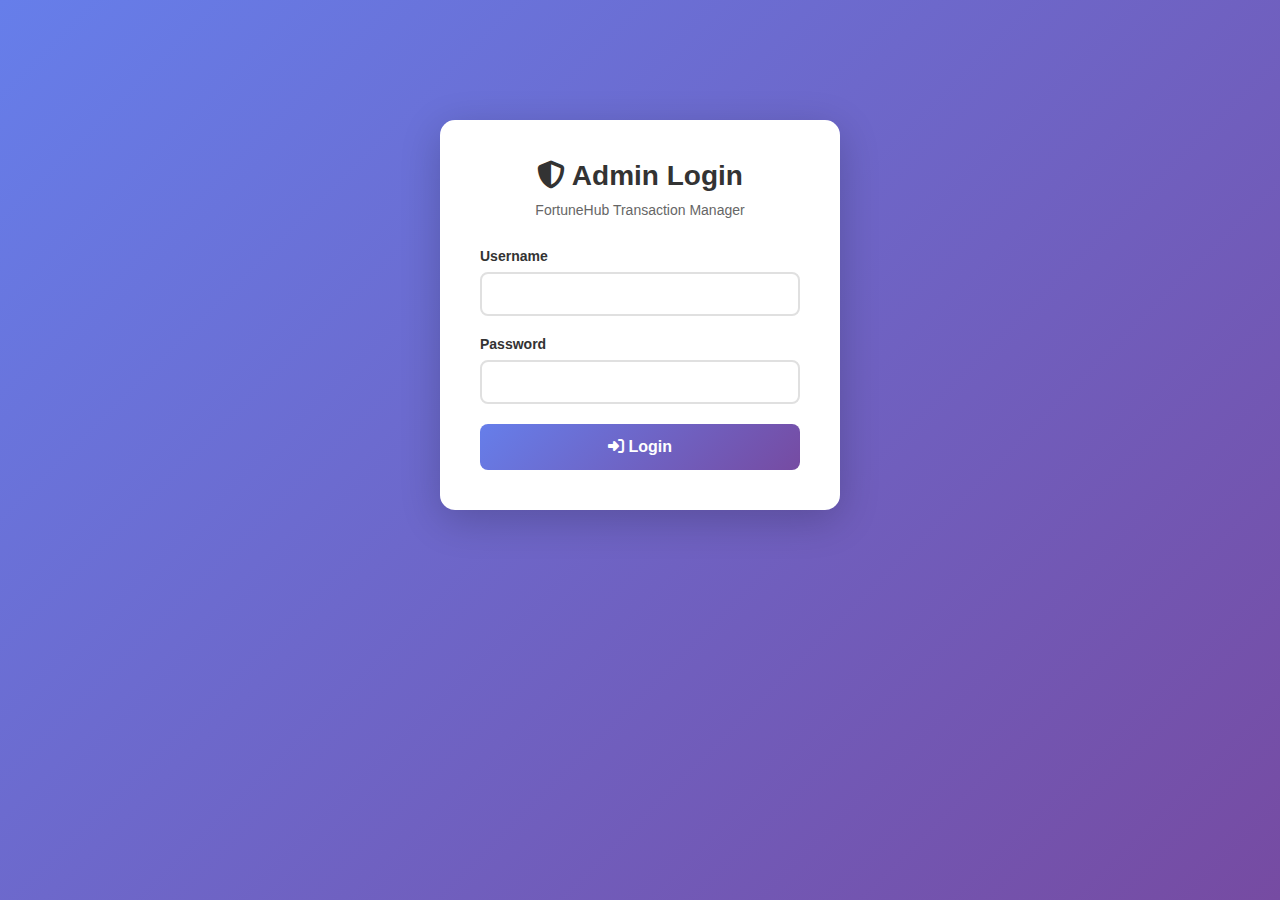
<file: admin/index.html>
<!DOCTYPE html>
<html lang="en">
<head>
  <meta charset="UTF-8">
  <meta name="viewport" content="width=device-width, initial-scale=1.0">
  <title>FortuneHub - Admin Panel</title>
  <link rel="stylesheet" href="https://cdnjs.cloudflare.com/ajax/libs/font-awesome/6.4.0/css/all.min.css">
  <style>
    * {
      margin: 0;
      padding: 0;
      box-sizing: border-box;
    }

    body {
      font-family: 'Segoe UI', Tahoma, Geneva, Verdana, sans-serif;
      background: linear-gradient(135deg, #667eea 0%, #764ba2 100%);
      min-height: 100vh;
      padding: 20px;
    }

    /* Login Screen */
    .login-container {
      max-width: 400px;
      margin: 100px auto;
      background: white;
      padding: 40px;
      border-radius: 15px;
      box-shadow: 0 10px 40px rgba(0, 0, 0, 0.2);
    }

    .login-container h1 {
      text-align: center;
      color: #333;
      margin-bottom: 10px;
      font-size: 28px;
    }

    .login-container p {
      text-align: center;
      color: #666;
      margin-bottom: 30px;
      font-size: 14px;
    }

    .form-group {
      margin-bottom: 20px;
    }

    .form-group label {
      display: block;
      margin-bottom: 8px;
      color: #333;
      font-weight: 600;
      font-size: 14px;
    }

    .form-group input {
      width: 100%;
      padding: 12px 15px;
      border: 2px solid #e0e0e0;
      border-radius: 8px;
      font-size: 14px;
      transition: border 0.3s;
    }

    .form-group input:focus {
      outline: none;
      border-color: #667eea;
    }

    .btn {
      width: 100%;
      padding: 14px;
      background: linear-gradient(135deg, #667eea 0%, #764ba2 100%);
      color: white;
      border: none;
      border-radius: 8px;
      font-size: 16px;
      font-weight: 600;
      cursor: pointer;
      transition: transform 0.2s;
    }

    .btn:hover {
      transform: translateY(-2px);
    }

    .btn:disabled {
      opacity: 0.6;
      cursor: not-allowed;
      transform: none;
    }

    .error-message {
      background: #fee;
      color: #c33;
      padding: 12px;
      border-radius: 8px;
      margin-bottom: 20px;
      font-size: 14px;
      display: none;
    }

    /* Admin Dashboard */
    .dashboard {
      display: none;
      max-width: 1400px;
      margin: 0 auto;
    }

    .dashboard.active {
      display: block;
    }

    .dashboard-header {
      background: white;
      padding: 25px 30px;
      border-radius: 15px;
      margin-bottom: 25px;
      box-shadow: 0 5px 20px rgba(0, 0, 0, 0.1);
      display: flex;
      justify-content: space-between;
      align-items: center;
      flex-wrap: wrap;
      gap: 20px;
    }

    .dashboard-header h1 {
      color: #333;
      font-size: 28px;
      display: flex;
      align-items: center;
      gap: 12px;
    }

    .dashboard-header h1 i {
      color: #667eea;
    }

    .logout-btn {
      padding: 10px 24px;
      background: #fff;
      border: 2px solid #667eea;
      color: #667eea;
      border-radius: 8px;
      font-weight: 600;
      cursor: pointer;
      transition: all 0.3s;
    }

    .logout-btn:hover {
      background: #667eea;
      color: white;
    }

    /* Stats Cards */
    .stats-grid {
      display: grid;
      grid-template-columns: repeat(auto-fit, minmax(250px, 1fr));
      gap: 20px;
      margin-bottom: 25px;
    }

    .stat-card {
      background: white;
      padding: 25px;
      border-radius: 15px;
      box-shadow: 0 5px 20px rgba(0, 0, 0, 0.1);
      display: flex;
      align-items: center;
      gap: 20px;
    }

    .stat-icon {
      width: 60px;
      height: 60px;
      border-radius: 12px;
      display: flex;
      align-items: center;
      justify-content: center;
      font-size: 28px;
      color: white;
    }

    .stat-icon.total {
      background: linear-gradient(135deg, #667eea 0%, #764ba2 100%);
    }

    .stat-icon.success {
      background: linear-gradient(135deg, #10b981 0%, #059669 100%);
    }

    .stat-icon.pending {
      background: linear-gradient(135deg, #f59e0b 0%, #d97706 100%);
    }

    .stat-icon.revenue {
      background: linear-gradient(135deg, #8b5cf6 0%, #7c3aed 100%);
    }

    .stat-content h3 {
      color: #666;
      font-size: 14px;
      font-weight: 600;
      margin-bottom: 5px;
    }

    .stat-content p {
      color: #333;
      font-size: 26px;
      font-weight: 700;
    }

    /* Filters */
    .filters-card {
      background: white;
      padding: 25px;
      border-radius: 15px;
      margin-bottom: 25px;
      box-shadow: 0 5px 20px rgba(0, 0, 0, 0.1);
    }

    .filters-grid {
      display: grid;
      grid-template-columns: repeat(auto-fit, minmax(200px, 1fr));
      gap: 15px;
      margin-bottom: 15px;
    }

    .filter-group label {
      display: block;
      margin-bottom: 8px;
      color: #333;
      font-weight: 600;
      font-size: 14px;
    }

    .filter-group input,
    .filter-group select {
      width: 100%;
      padding: 10px;
      border: 2px solid #e0e0e0;
      border-radius: 8px;
      font-size: 14px;
    }

    .filter-actions {
      display: flex;
      gap: 10px;
      flex-wrap: wrap;
    }

    .btn-filter {
      padding: 10px 24px;
      background: linear-gradient(135deg, #667eea 0%, #764ba2 100%);
      color: white;
      border: none;
      border-radius: 8px;
      font-weight: 600;
      cursor: pointer;
      transition: transform 0.2s;
    }

    .btn-filter:hover {
      transform: translateY(-2px);
    }

    .btn-reset {
      padding: 10px 24px;
      background: #f3f4f6;
      color: #333;
      border: none;
      border-radius: 8px;
      font-weight: 600;
      cursor: pointer;
    }

    .btn-danger {
      padding: 10px 24px;
      background: linear-gradient(135deg, #ff6b6b 0%, #ee5a6f 100%);
      color: white;
      border: none;
      border-radius: 8px;
      font-weight: 600;
      cursor: pointer;
      transition: transform 0.2s;
      display: flex;
      align-items: center;
      gap: 8px;
    }

    .btn-danger:hover {
      transform: translateY(-2px);
      background: linear-gradient(135deg, #ee5a6f 0%, #dc3545 100%);
    }

    .btn-danger:disabled {
      opacity: 0.6;
      cursor: not-allowed;
      transform: none;
    }

    /* Payments Table */
    .payments-card {
      background: white;
      padding: 25px;
      border-radius: 15px;
      box-shadow: 0 5px 20px rgba(0, 0, 0, 0.1);
    }

    .payments-header {
      display: flex;
      justify-content: space-between;
      align-items: center;
      margin-bottom: 20px;
      flex-wrap: wrap;
      gap: 15px;
    }

    .payments-header h2 {
      color: #333;
      font-size: 22px;
    }

    .table-container {
      overflow-x: auto;
    }

    table {
      width: 100%;
      border-collapse: collapse;
      min-width: 900px;
    }

    thead {
      background: linear-gradient(135deg, #667eea 0%, #764ba2 100%);
    }

    thead th {
      padding: 15px 12px;
      text-align: left;
      color: white;
      font-weight: 600;
      font-size: 14px;
      white-space: nowrap;
    }

    tbody tr {
      border-bottom: 1px solid #f0f0f0;
      transition: background 0.2s;
    }

    tbody tr:hover {
      background: #f9fafb;
    }

    tbody td {
      padding: 15px 12px;
      color: #333;
      font-size: 14px;
    }

    .status-badge {
      display: inline-block;
      padding: 5px 12px;
      border-radius: 20px;
      font-size: 12px;
      font-weight: 600;
    }

    .status-success {
      background: #d1fae5;
      color: #065f46;
    }

    .status-pending {
      background: #fef3c7;
      color: #92400e;
    }

    .status-failed {
      background: #fee2e2;
      color: #991b1b;
    }

    .btn-view {
      padding: 6px 14px;
      background: #667eea;
      color: white;
      border: none;
      border-radius: 6px;
      font-size: 12px;
      cursor: pointer;
      transition: background 0.2s;
    }

    .btn-view:hover {
      background: #5568d3;
    }

    /* Pagination */
    .pagination {
      display: flex;
      justify-content: center;
      align-items: center;
      gap: 10px;
      margin-top: 25px;
      flex-wrap: wrap;
    }

    .pagination button {
      padding: 8px 16px;
      border: 2px solid #667eea;
      background: white;
      color: #667eea;
      border-radius: 6px;
      cursor: pointer;
      font-weight: 600;
      transition: all 0.2s;
    }

    .pagination button:hover:not(:disabled) {
      background: #667eea;
      color: white;
    }

    .pagination button:disabled {
      opacity: 0.4;
      cursor: not-allowed;
    }

    .pagination .page-info {
      color: #333;
      font-weight: 600;
    }

    /* Loading */
    .loading {
      text-align: center;
      padding: 40px;
      color: #666;
    }

    .spinner {
      border: 4px solid #f3f3f3;
      border-top: 4px solid #667eea;
      border-radius: 50%;
      width: 40px;
      height: 40px;
      animation: spin 1s linear infinite;
      margin: 0 auto 15px;
    }

    @keyframes spin {
      0% { transform: rotate(0deg); }
      100% { transform: rotate(360deg); }
    }

    /* Modal */
    .modal {
      display: none;
      position: fixed;
      top: 0;
      left: 0;
      width: 100%;
      height: 100%;
      background: rgba(0, 0, 0, 0.7);
      z-index: 1000;
      overflow-y: auto;
    }

    .modal.active {
      display: flex;
      align-items: center;
      justify-content: center;
      padding: 20px;
    }

    .modal-content {
      background: white;
      border-radius: 15px;
      padding: 30px;
      max-width: 700px;
      width: 100%;
      max-height: 90vh;
      overflow-y: auto;
    }

    .modal-header {
      display: flex;
      justify-content: space-between;
      align-items: center;
      margin-bottom: 25px;
    }

    .modal-header h2 {
      color: #333;
      font-size: 24px;
    }

    .close-modal {
      background: none;
      border: none;
      font-size: 28px;
      color: #999;
      cursor: pointer;
      padding: 0;
      width: 30px;
      height: 30px;
    }

    .detail-section {
      margin-bottom: 25px;
    }

    .detail-section h3 {
      color: #667eea;
      font-size: 16px;
      margin-bottom: 15px;
      padding-bottom: 8px;
      border-bottom: 2px solid #f0f0f0;
    }

    .detail-grid {
      display: grid;
      grid-template-columns: repeat(auto-fit, minmax(200px, 1fr));
      gap: 15px;
    }

    .detail-item {
      padding: 12px;
      background: #f9fafb;
      border-radius: 8px;
    }

    .detail-item label {
      display: block;
      color: #666;
      font-size: 12px;
      font-weight: 600;
      margin-bottom: 5px;
      text-transform: uppercase;
    }

    .detail-item p {
      color: #333;
      font-size: 14px;
      font-weight: 600;
    }

    .cart-items-list {
      list-style: none;
    }

    .cart-items-list li {
      padding: 12px;
      background: #f9fafb;
      border-radius: 8px;
      margin-bottom: 10px;
      display: flex;
      justify-content: space-between;
      align-items: center;
    }

    .empty-state {
      text-align: center;
      padding: 60px 20px;
      color: #999;
    }

    .empty-state i {
      font-size: 64px;
      margin-bottom: 20px;
      color: #ddd;
    }

    .empty-state h3 {
      color: #666;
      font-size: 20px;
      margin-bottom: 10px;
    }

    /* Responsive */
    @media (max-width: 768px) {
      .dashboard-header {
        flex-direction: column;
        text-align: center;
      }

      .stats-grid {
        grid-template-columns: 1fr;
      }

      .filters-grid {
        grid-template-columns: 1fr;
      }

      .detail-grid {
        grid-template-columns: 1fr;
      }

      table {
        font-size: 12px;
      }

      thead th,
      tbody td {
        padding: 10px 8px;
      }
    }
  </style>
</head>
<body>

  <!-- Login Screen -->
  <div class="login-container" id="loginScreen">
    <h1><i class="fas fa-shield-alt"></i> Admin Login</h1>
    <p>FortuneHub Transaction Manager</p>
    
    <div class="error-message" id="loginError"></div>
    
    <form id="loginForm">
      <div class="form-group">
        <label for="username">Username</label>
        <input type="text" id="username" name="username" required>
      </div>
      
      <div class="form-group">
        <label for="password">Password</label>
        <input type="password" id="password" name="password" required>
      </div>
      
      <button type="submit" class="btn" id="loginBtn">
        <i class="fas fa-sign-in-alt"></i> Login
      </button>
    </form>
  </div>

  <!-- Dashboard -->
  <div class="dashboard" id="dashboard">
    <!-- Header -->
    <div class="dashboard-header">
      <h1>
        <i class="fas fa-chart-line"></i>
        Transaction Dashboard
      </h1>
      <button class="logout-btn" id="logoutBtn">
        <i class="fas fa-sign-out-alt"></i> Logout
      </button>
    </div>

    <!-- Stats Cards -->
    <div class="stats-grid">
      <div class="stat-card">
        <div class="stat-icon total">
          <i class="fas fa-receipt"></i>
        </div>
        <div class="stat-content">
          <h3>Total Transactions</h3>
          <p id="statTotal">0</p>
        </div>
      </div>

      <div class="stat-card">
        <div class="stat-icon success">
          <i class="fas fa-check-circle"></i>
        </div>
        <div class="stat-content">
          <h3>Successful</h3>
          <p id="statSuccess">0</p>
        </div>
      </div>

      <div class="stat-card">
        <div class="stat-icon pending">
          <i class="fas fa-clock"></i>
        </div>
        <div class="stat-content">
          <h3>Pending</h3>
          <p id="statPending">0</p>
        </div>
      </div>

      <div class="stat-card">
        <div class="stat-icon revenue">
          <i class="fas fa-money-bill-wave"></i>
        </div>
        <div class="stat-content">
          <h3>Total Revenue</h3>
          <p id="statRevenue">₦0.00</p>
        </div>
      </div>
    </div>

    <!-- Filters -->
    <div class="filters-card">
      <div class="filters-grid">
        <div class="filter-group">
          <label for="statusFilter">Status</label>
          <select id="statusFilter">
            <option value="all">All Status</option>
            <option value="success">Success</option>
            <option value="pending">Pending</option>
            <option value="failed">Failed</option>
          </select>
        </div>

        <div class="filter-group">
          <label for="searchFilter">Search</label>
          <input type="text" id="searchFilter" placeholder="Reference or Email...">
        </div>

        <div class="filter-group">
          <label for="startDate">Start Date</label>
          <input type="date" id="startDate">
        </div>

        <div class="filter-group">
          <label for="endDate">End Date</label>
          <input type="date" id="endDate">
        </div>
      </div>

      <div class="filter-actions">
        <button class="btn-filter" id="applyFilters">
          <i class="fas fa-filter"></i> Apply Filters
        </button>
        <button class="btn-reset" id="resetFilters">
          <i class="fas fa-redo"></i> Reset
        </button>
      </div>
    </div>

    <!-- Payments Table -->
    <div class="payments-card">
      <div class="payments-header">
        <h2>Transaction History</h2>
        <button class="btn-danger" id="clearAllBtn" onclick="clearAllTransactions()">
          <i class="fas fa-trash-alt"></i>
          Clear All Transactions
        </button>
      </div>

      <div id="loadingIndicator" class="loading" style="display: none;">
        <div class="spinner"></div>
        <p>Loading transactions...</p>
      </div>

      <div class="table-container" id="tableContainer">
        <table id="paymentsTable">
          <thead>
            <tr>
              <th>Date</th>
              <th>Reference</th>
              <th>Customer</th>
              <th>Email</th>
              <th>Amount</th>
              <th>Status</th>
              <th>Action</th>
            </tr>
          </thead>
          <tbody id="paymentsTableBody">
            <!-- Populated by JavaScript -->
          </tbody>
        </table>
      </div>

      <div class="pagination" id="pagination">
        <button id="prevPage" disabled>
          <i class="fas fa-chevron-left"></i> Previous
        </button>
        <span class="page-info" id="pageInfo">Page 1 of 1</span>
        <button id="nextPage" disabled>
          Next <i class="fas fa-chevron-right"></i>
        </button>
      </div>
    </div>
  </div>

  <!-- Payment Detail Modal -->
  <div class="modal" id="detailModal">
    <div class="modal-content">
      <div class="modal-header">
        <h2>Transaction Details</h2>
        <button class="close-modal" id="closeModal">&times;</button>
      </div>

      <div id="modalBody">
        <!-- Populated by JavaScript -->
      </div>
    </div>
  </div>

  <script>
    const API_BASE_URL = "https://fortunehub-backend.onrender.com";
    let authToken = localStorage.getItem("adminToken");
    let currentPage = 1;
    let currentFilters = {};

    // DOM Elements
    const loginScreen = document.getElementById("loginScreen");
    const dashboard = document.getElementById("dashboard");
    const loginForm = document.getElementById("loginForm");
    const loginError = document.getElementById("loginError");
    const logoutBtn = document.getElementById("logoutBtn");
    const loadingIndicator = document.getElementById("loadingIndicator");
    const paymentsTableBody = document.getElementById("paymentsTableBody");
    const detailModal = document.getElementById("detailModal");
    const modalBody = document.getElementById("modalBody");
    const closeModal = document.getElementById("closeModal");

    // Initialize
    if (authToken) {
      showDashboard();
      loadPayments();
    }

    // Login
    loginForm.addEventListener("submit", async (e) => {
      e.preventDefault();
      
      const username = document.getElementById("username").value;
      const password = document.getElementById("password").value;
      const loginBtn = document.getElementById("loginBtn");
      
      loginBtn.disabled = true;
      loginBtn.innerHTML = '<i class="fas fa-spinner fa-spin"></i> Logging in...';
      loginError.style.display = "none";

      try {
        const response = await fetch(`${API_BASE_URL}/api/admin/login`, {
          method: "POST",
          headers: { "Content-Type": "application/json" },
          body: JSON.stringify({ username, password })
        });

        const data = await response.json();

        if (data.success) {
          authToken = data.token;
          localStorage.setItem("adminToken", authToken);
          showDashboard();
          loadPayments();
        } else {
          loginError.textContent = data.message || "Invalid credentials";
          loginError.style.display = "block";
        }
      } catch (error) {
        loginError.textContent = "Connection error. Please try again.";
        loginError.style.display = "block";
      } finally {
        loginBtn.disabled = false;
        loginBtn.innerHTML = '<i class="fas fa-sign-in-alt"></i> Login';
      }
    });

    // Logout
    logoutBtn.addEventListener("click", () => {
      localStorage.removeItem("adminToken");
      authToken = null;
      showLogin();
    });

    // Show/Hide Screens
    function showDashboard() {
      loginScreen.style.display = "none";
      dashboard.classList.add("active");
    }

    function showLogin() {
      dashboard.classList.remove("active");
      loginScreen.style.display = "block";
      document.getElementById("username").value = "";
      document.getElementById("password").value = "";
    }

    // Load Payments
    async function loadPayments(page = 1) {
      loadingIndicator.style.display = "block";
      paymentsTableBody.innerHTML = "";

      const params = new URLSearchParams({
        page,
        limit: 20,
        ...currentFilters
      });

      try {
        const response = await fetch(`${API_BASE_URL}/api/admin/payments?${params}`, {
          headers: {
            "Authorization": `Basic ${authToken}`
          }
        });

        if (response.status === 401) {
          localStorage.removeItem("adminToken");
          showLogin();
          return;
        }

        const result = await response.json();

        if (result.success) {
          updateStats(result.stats);
          displayPayments(result.data);
          updatePagination(result.pagination);
          currentPage = page;
        } else {
          showError("Failed to load payments");
        }
      } catch (error) {
        showError("Connection error");
      } finally {
        loadingIndicator.style.display = "none";
      }
    }

    // Update Stats
    function updateStats(stats) {
      document.getElementById("statTotal").textContent = 
        (stats.successCount + stats.pendingCount).toLocaleString();
      document.getElementById("statSuccess").textContent = 
        stats.successCount.toLocaleString();
      document.getElementById("statPending").textContent = 
        stats.pendingCount.toLocaleString();
      document.getElementById("statRevenue").textContent = 
        formatCurrency(stats.totalAmount || 0);
    }

    // Display Payments
    function displayPayments(payments) {
      if (payments.length === 0) {
        paymentsTableBody.innerHTML = `
          <tr>
            <td colspan="7" style="text-align: center; padding: 40px;">
              <div class="empty-state">
                <i class="fas fa-inbox"></i>
                <h3>No transactions found</h3>
                <p>Try adjusting your filters</p>
              </div>
            </td>
          </tr>
        `;
        return;
      }

      payments.forEach(payment => {
        const row = document.createElement("tr");
        
        const statusClass = payment.status === 'success' ? 'status-success' : 
                           payment.status === 'pending' ? 'status-pending' : 'status-failed';
        
        const customerName = payment.metadata?.customer_name || 'N/A';
        
        row.innerHTML = `
          <td>${formatDate(payment.createdAt)}</td>
          <td><code>${payment.reference}</code></td>
          <td>${customerName}</td>
          <td>${payment.email}</td>
          <td><strong>${formatCurrency(payment.amount)}</strong></td>
          <td><span class="status-badge ${statusClass}">${payment.status.toUpperCase()}</span></td>
          <td>
            <button class="btn-view" onclick="viewPayment('${payment._id}')">
              <i class="fas fa-eye"></i> View
            </button>
          </td>
        `;
        
        paymentsTableBody.appendChild(row);
      });
    }

    // View Payment Details
    async function viewPayment(id) {
      try {
        const response = await fetch(`${API_BASE_URL}/api/admin/payments/${id}`, {
          headers: {
            "Authorization": `Basic ${authToken}`
          }
        });

        const result = await response.json();

        if (result.success) {
          displayPaymentDetails(result.data);
          detailModal.classList.add("active");
        }
      } catch (error) {
        alert("Failed to load payment details");
      }
    }

    // Display Payment Details in Modal
    function displayPaymentDetails(payment) {
      const metadata = payment.metadata || {};
      const cartItems = metadata.cart_items || [];
      
      let cartHTML = '';
      if (cartItems.length > 0) {
        cartHTML = '<ul class="cart-items-list">';
        cartItems.forEach(item => {
          const itemTotal = (item.price / 100) * (item.quantity || 1);
          cartHTML += `
            <li>
              <div>
                <strong>${item.name || 'Item'}</strong><br>
                <small>Qty: ${item.quantity || 1} × ${formatCurrency(item.price / 100)}</small>
              </div>
              <strong>${formatCurrency(itemTotal)}</strong>
            </li>
          `;
        });
        cartHTML += '</ul>';
      } else {
        cartHTML = '<p style="color: #999;">No items data available</p>';
      }

      modalBody.innerHTML = `
        <div class="detail-section">
          <h3><i class="fas fa-info-circle"></i> Basic Information</h3>
          <div class="detail-grid">
            <div class="detail-item">
              <label>Reference</label>
              <p><code>${payment.reference}</code></p>
            </div>
            <div class="detail-item">
              <label>Status</label>
              <p><span class="status-badge status-${payment.status}">${payment.status.toUpperCase()}</span></p>
            </div>
            <div class="detail-item">
              <label>Amount</label>
              <p>${formatCurrency(payment.amount)}</p>
            </div>
            <div class="detail-item">
              <label>Currency</label>
              <p>${payment.currency || 'NGN'}</p>
            </div>
            <div class="detail-item">
              <label>Date</label>
              <p>${formatDate(payment.createdAt)}</p>
            </div>
            <div class="detail-item">
              <label>Email Sent</label>
              <p>${payment.emailSent ? '✅ Yes' : '❌ No'}</p>
            </div>
          </div>
        </div>

        <div class="detail-section">
          <h3><i class="fas fa-user"></i> Customer Information</h3>
          <div class="detail-grid">
            <div class="detail-item">
              <label>Name</label>
              <p>${metadata.customer_name || 'N/A'}</p>
            </div>
            <div class="detail-item">
              <label>Email</label>
              <p>${payment.email}</p>
            </div>
            <div class="detail-item">
              <label>Phone</label>
              <p>${metadata.customer_phone || 'N/A'}</p>
            </div>
            <div class="detail-item">
              <label>Shipping State</label>
              <p>${metadata.shipping_state || 'N/A'}</p>
            </div>
          </div>
        </div>

        <div class="detail-section">
          <h3><i class="fas fa-shopping-cart"></i> Order Items</h3>
          ${cartHTML}
        </div>
      `;
    }

    // Update Pagination
    function updatePagination(pagination) {
      const prevBtn = document.getElementById("prevPage");
      const nextBtn = document.getElementById("nextPage");
      const pageInfo = document.getElementById("pageInfo");

      prevBtn.disabled = pagination.page <= 1;
      nextBtn.disabled = pagination.page >= pagination.totalPages;
      pageInfo.textContent = `Page ${pagination.page} of ${pagination.totalPages}`;
    }

    // Pagination Events
    document.getElementById("prevPage").addEventListener("click", () => {
      if (currentPage > 1) loadPayments(currentPage - 1);
    });

    document.getElementById("nextPage").addEventListener("click", () => {
      loadPayments(currentPage + 1);
    });

    // Filters
    document.getElementById("applyFilters").addEventListener("click", () => {
      currentFilters = {
        status: document.getElementById("statusFilter").value,
        search: document.getElementById("searchFilter").value,
        startDate: document.getElementById("startDate").value,
        endDate: document.getElementById("endDate").value
      };
      
      // Remove empty filters
      Object.keys(currentFilters).forEach(key => {
        if (!currentFilters[key] || currentFilters[key] === 'all') {
          delete currentFilters[key];
        }
      });
      
      loadPayments(1);
    });

    document.getElementById("resetFilters").addEventListener("click", () => {
      document.getElementById("statusFilter").value = "all";
      document.getElementById("searchFilter").value = "";
      document.getElementById("startDate").value = "";
      document.getElementById("endDate").value = "";
      currentFilters = {};
      loadPayments(1);
    });

    // Close Modal
    closeModal.addEventListener("click", () => {
      detailModal.classList.remove("active");
    });

    detailModal.addEventListener("click", (e) => {
      if (e.target === detailModal) {
        detailModal.classList.remove("active");
      }
    });

    // Utility Functions
    function formatCurrency(amount) {
      return '₦' + Number(amount || 0).toLocaleString('en-NG', {
        minimumFractionDigits: 2,
        maximumFractionDigits: 2
      });
    }

    function formatDate(dateString) {
      const date = new Date(dateString);
      return date.toLocaleString('en-NG', {
        day: '2-digit',
        month: 'short',
        year: 'numeric',
        hour: '2-digit',
        minute: '2-digit'
      });
    }

    function showError(message) {
      alert(message);
    }

    // Clear All Transactions Function
    async function clearAllTransactions() {
      // Confirmation dialog
      const confirmation = confirm(
        "⚠️ WARNING: This will permanently delete ALL transactions from the database.\n\n" +
        "This action CANNOT be undone!\n\n" +
        "Are you sure you want to continue?"
      );

      if (!confirmation) {
        return; // User cancelled
      }

      // Second confirmation for safety
      const doubleConfirm = confirm(
        "⚠️ FINAL CONFIRMATION\n\n" +
        "You are about to delete ALL transaction records.\n\n" +
        "Click OK to proceed or Cancel to abort."
      );

      if (!doubleConfirm) {
        return; // User cancelled
      }

      // Disable the button to prevent multiple clicks
      const clearBtn = document.getElementById('clearAllBtn');
      clearBtn.disabled = true;
      clearBtn.innerHTML = '<i class="fas fa-spinner fa-spin"></i> Clearing...';

      try {
        const response = await fetch(`${API_BASE_URL}/api/admin/payments/clear-all`, {
          method: 'DELETE',
          headers: {
            "Authorization": `Basic ${authToken}`
          }
        });

        if (response.status === 401) {
          localStorage.removeItem("adminToken");
          showLogin();
          return;
        }

        const result = await response.json();

        if (result.success) {
          alert(`✅ Success!\n\nCleared ${result.deletedCount} transaction(s) from the database.`);
          // Reload the payments list to show empty state
          loadPayments(1);
        } else {
          alert(`❌ Error: ${result.message}`);
        }
      } catch (error) {
        alert(`❌ Connection Error: ${error.message}`);
      } finally {
        // Re-enable the button
        clearBtn.disabled = false;
        clearBtn.innerHTML = '<i class="fas fa-trash-alt"></i> Clear All Transactions';
      }
    }

    // Make functions global
    window.clearAllTransactions = clearAllTransactions;
    window.viewPayment = viewPayment;
  </script>

</body>
</html>
</file>
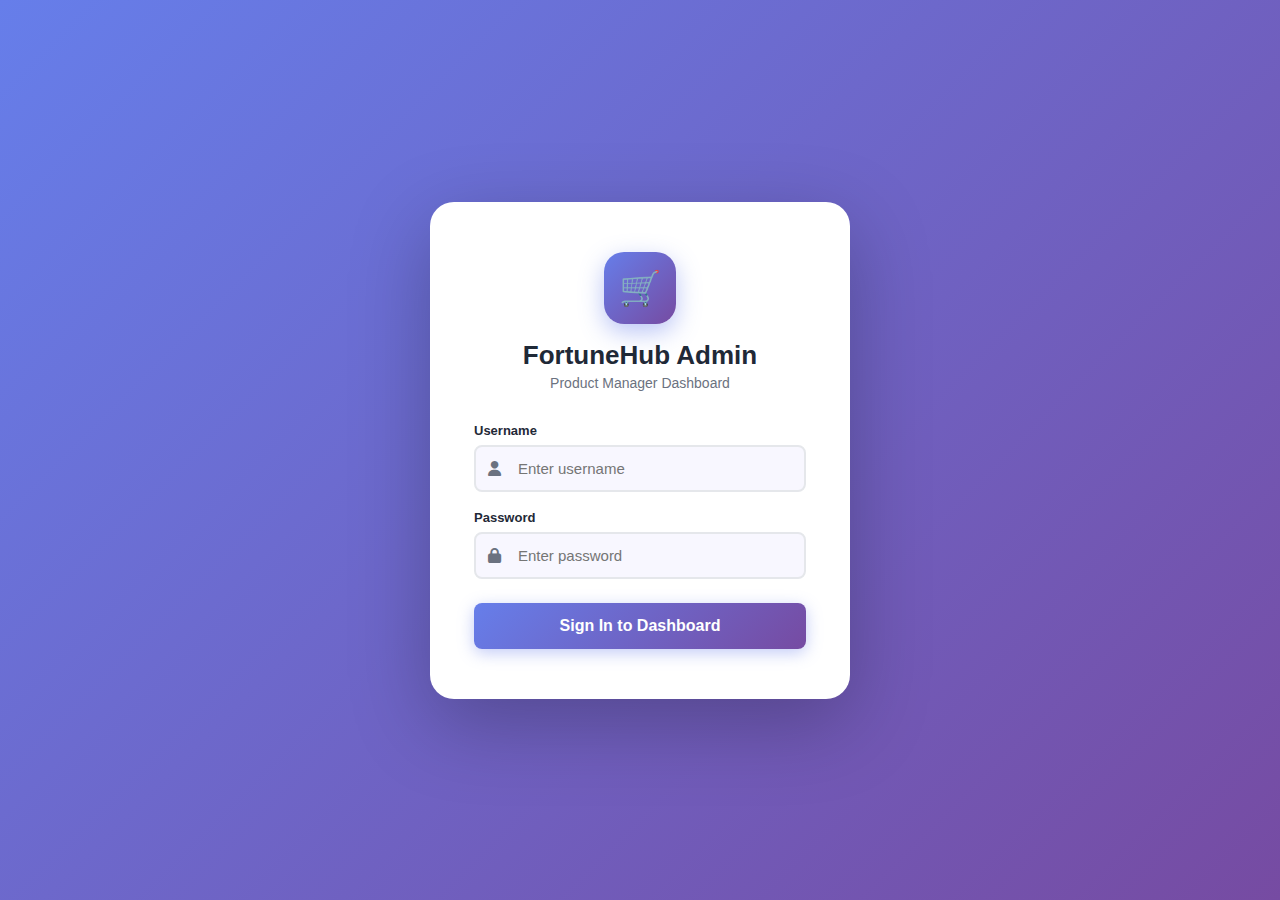
<file: admin2/index.html>
<!DOCTYPE html>
<html lang="en">
<head>
  <meta charset="UTF-8" />
  <meta name="viewport" content="width=device-width, initial-scale=1.0" />
  <title>FortuneHub – Product Manager Admin</title>
  <link rel="preconnect" href="https://fonts.googleapis.com" />
  <link href="https://fonts.googleapis.com/css2?family=Inter:wght@300;400;500;600;700;800&display=swap" rel="stylesheet" />
  <link rel="stylesheet" href="https://cdnjs.cloudflare.com/ajax/libs/font-awesome/6.4.0/css/all.min.css" />

  <style>
    /* =========================================================
       CSS VARIABLES & RESET
    ========================================================= */
    :root {
      --primary:       #667eea;
      --primary-dark:  #764ba2;
      --gradient:      linear-gradient(135deg, #667eea 0%, #764ba2 100%);
      --success:       #10b981;
      --danger:        #ef4444;
      --warning:       #f59e0b;
      --info:          #3b82f6;
      --bg:            #f0f2ff;
      --surface:       #ffffff;
      --surface-2:     #f8f7ff;
      --border:        #e5e7eb;
      --text:          #1f2937;
      --text-muted:    #6b7280;
      --shadow-sm:     0 1px 3px rgba(0,0,0,.08);
      --shadow:        0 4px 16px rgba(102,126,234,.15);
      --shadow-lg:     0 10px 40px rgba(102,126,234,.25);
      --radius:        14px;
      --radius-sm:     8px;
      --sidebar-w:     260px;
    }

    *, *::before, *::after { box-sizing: border-box; margin: 0; padding: 0; }
    html { scroll-behavior: smooth; }

    body {
      font-family: 'Inter', sans-serif;
      background: var(--bg);
      color: var(--text);
      min-height: 100vh;
      -webkit-font-smoothing: antialiased;
    }

    /* =========================================================
       LOGIN SCREEN
    ========================================================= */
    #loginScreen {
      position: fixed; inset: 0;
      background: var(--gradient);
      display: flex; align-items: center; justify-content: center;
      z-index: 9999;
      padding: 20px;
    }

    .login-card {
      background: #fff;
      border-radius: 24px;
      padding: 50px 44px;
      width: 100%;
      max-width: 420px;
      box-shadow: 0 24px 80px rgba(0,0,0,.25);
      animation: slideUpFade .5s ease;
    }

    .login-logo {
      text-align: center;
      margin-bottom: 32px;
    }

    .login-logo .logo-icon {
      width: 72px; height: 72px;
      background: var(--gradient);
      border-radius: 20px;
      display: inline-flex; align-items: center; justify-content: center;
      font-size: 34px; color: #fff;
      margin-bottom: 16px;
      box-shadow: 0 8px 24px rgba(102,126,234,.45);
    }

    .login-logo h1 { font-size: 26px; font-weight: 800; color: var(--text); }
    .login-logo p  { font-size: 14px; color: var(--text-muted); margin-top: 4px; }

    .form-group { margin-bottom: 18px; }
    .form-group label { display: block; font-size: 13px; font-weight: 600; color: var(--text); margin-bottom: 7px; }

    .input-wrap {
      position: relative;
    }
    .input-wrap i {
      position: absolute; left: 14px; top: 50%; transform: translateY(-50%);
      color: var(--text-muted); font-size: 15px;
    }
    .input-wrap input {
      width: 100%; padding: 13px 14px 13px 42px;
      border: 2px solid var(--border);
      border-radius: var(--radius-sm);
      font-size: 15px; font-family: inherit;
      color: var(--text); background: var(--surface-2);
      transition: border-color .2s, box-shadow .2s;
      outline: none;
    }
    .input-wrap input:focus {
      border-color: var(--primary);
      box-shadow: 0 0 0 3px rgba(102,126,234,.18);
      background: #fff;
    }

    .btn-login {
      width: 100%;
      padding: 14px;
      background: var(--gradient);
      color: #fff;
      border: none; border-radius: var(--radius-sm);
      font-size: 16px; font-weight: 700;
      cursor: pointer; margin-top: 6px;
      transition: opacity .2s, transform .15s, box-shadow .2s;
      box-shadow: 0 4px 16px rgba(102,126,234,.4);
    }
    .btn-login:hover { opacity: .92; transform: translateY(-1px); box-shadow: 0 8px 24px rgba(102,126,234,.5); }
    .btn-login:active { transform: translateY(0); }

    .login-error {
      background: #fef2f2; border: 1px solid #fecaca;
      color: #dc2626; border-radius: 8px;
      padding: 10px 14px; font-size: 13px;
      margin-top: 14px; display: none;
    }

    /* =========================================================
       APP SHELL (SIDEBAR + MAIN)
    ========================================================= */
    #appShell { display: none; min-height: 100vh; }

    /* Sidebar */
    .sidebar {
      position: fixed; top: 0; left: 0;
      width: var(--sidebar-w); height: 100vh;
      background: var(--surface);
      box-shadow: 4px 0 24px rgba(102,126,234,.1);
      display: flex; flex-direction: column;
      z-index: 100; overflow-y: auto;
      transition: transform .3s ease;
    }

    .sidebar-header {
      padding: 28px 22px 20px;
      border-bottom: 1px solid var(--border);
    }

    .sidebar-brand {
      display: flex; align-items: center; gap: 12px;
    }

    .brand-icon {
      width: 44px; height: 44px;
      background: var(--gradient);
      border-radius: 12px;
      display: flex; align-items: center; justify-content: center;
      font-size: 22px; color: #fff;
      box-shadow: 0 4px 12px rgba(102,126,234,.4);
      flex-shrink: 0;
    }

    .brand-text { line-height: 1.2; }
    .brand-text strong { font-size: 17px; font-weight: 800; color: var(--text); }
    .brand-text span   { font-size: 11px; color: var(--text-muted); display: block; }

    .sidebar-nav { flex: 1; padding: 18px 12px; }

    .nav-section-title {
      font-size: 10px; font-weight: 700; letter-spacing: .08em;
      text-transform: uppercase; color: var(--text-muted);
      padding: 0 10px; margin: 18px 0 8px;
    }

    .nav-item {
      display: flex; align-items: center; gap: 12px;
      padding: 11px 14px; border-radius: 10px;
      font-size: 14px; font-weight: 500; color: var(--text-muted);
      cursor: pointer; transition: all .2s;
      text-decoration: none; margin-bottom: 2px;
      border: 1.5px solid transparent;
    }
    .nav-item i { font-size: 15px; width: 18px; text-align: center; }
    .nav-item:hover { background: var(--surface-2); color: var(--primary); }
    .nav-item.active {
      background: linear-gradient(135deg, rgba(102,126,234,.12) 0%, rgba(118,75,162,.12) 100%);
      color: var(--primary);
      font-weight: 600;
      border-color: rgba(102,126,234,.25);
    }

    .sidebar-footer {
      padding: 16px 20px;
      border-top: 1px solid var(--border);
    }

    .admin-pill {
      display: flex; align-items: center; gap: 10px;
    }

    .admin-avatar {
      width: 36px; height: 36px;
      background: var(--gradient);
      border-radius: 50%;
      display: flex; align-items: center; justify-content: center;
      color: #fff; font-size: 14px; font-weight: 700;
    }

    .admin-info { flex: 1; line-height: 1.3; }
    .admin-info strong { font-size: 13px; color: var(--text); display: block; }
    .admin-info span   { font-size: 11px; color: var(--text-muted); }

    .btn-logout {
      background: none; border: none;
      color: var(--text-muted); font-size: 16px; cursor: pointer;
      padding: 4px;
      transition: color .2s;
    }
    .btn-logout:hover { color: var(--danger); }

    /* Mobile overlay */
    .sidebar-overlay {
      display: none;
      position: fixed; inset: 0;
      background: rgba(0,0,0,.5); z-index: 99;
    }
    .sidebar-overlay.show { display: block; }

    /* Main content */
    .main-content {
      margin-left: var(--sidebar-w);
      min-height: 100vh;
      display: flex; flex-direction: column;
    }

    /* Top bar */
    .topbar {
      position: sticky; top: 0;
      background: var(--surface);
      border-bottom: 1px solid var(--border);
      padding: 0 28px;
      height: 64px;
      display: flex; align-items: center; justify-content: space-between;
      z-index: 50;
      box-shadow: var(--shadow-sm);
    }

    .topbar-left {
      display: flex; align-items: center; gap: 14px;
    }

    .btn-hamburger {
      display: none;
      background: none; border: none;
      font-size: 20px; color: var(--text);
      cursor: pointer; padding: 4px;
    }

    .page-title {
      font-size: 18px; font-weight: 700; color: var(--text);
    }

    .page-breadcrumb {
      font-size: 12px; color: var(--text-muted); margin-top: 2px;
    }

    .topbar-right { display: flex; align-items: center; gap: 12px; }

    .topbar-badge {
      background: var(--gradient);
      color: #fff; font-size: 11px; font-weight: 600;
      padding: 4px 12px; border-radius: 20px;
    }

    /* Page content */
    .page-content { flex: 1; padding: 28px; }

    /* =========================================================
       VIEWS
    ========================================================= */
    .view { display: none; }
    .view.active { display: block; }

    /* =========================================================
       STAT CARDS
    ========================================================= */
    .stats-grid {
      display: grid;
      grid-template-columns: repeat(auto-fill, minmax(220px, 1fr));
      gap: 20px;
      margin-bottom: 28px;
    }

    .stat-card {
      background: var(--surface);
      border-radius: var(--radius);
      padding: 22px 24px;
      box-shadow: var(--shadow);
      display: flex; align-items: center; gap: 18px;
      border: 1px solid var(--border);
      transition: transform .2s, box-shadow .2s;
    }
    .stat-card:hover { transform: translateY(-3px); box-shadow: var(--shadow-lg); }

    .stat-icon {
      width: 54px; height: 54px; border-radius: 14px;
      display: flex; align-items: center; justify-content: center;
      font-size: 24px; flex-shrink: 0;
    }

    .stat-icon.purple { background: rgba(102,126,234,.15); color: var(--primary); }
    .stat-icon.green  { background: rgba(16,185,129,.15);  color: var(--success); }
    .stat-icon.orange { background: rgba(245,158,11,.15);  color: var(--warning); }
    .stat-icon.red    { background: rgba(239,68,68,.15);   color: var(--danger);  }
    .stat-icon.blue   { background: rgba(59,130,246,.15);  color: var(--info);    }

    .stat-info { flex: 1; }
    .stat-value { font-size: 28px; font-weight: 800; color: var(--text); line-height: 1; }
    .stat-label { font-size: 13px; color: var(--text-muted); margin-top: 5px; }

    /* =========================================================
       SECTION HEADERS
    ========================================================= */
    .section-header {
      display: flex; align-items: center; justify-content: space-between;
      flex-wrap: wrap; gap: 12px;
      margin-bottom: 22px;
    }

    .section-header h2 {
      font-size: 20px; font-weight: 700; color: var(--text);
    }

    /* =========================================================
       BUTTONS
    ========================================================= */
    .btn {
      display: inline-flex; align-items: center; gap: 7px;
      padding: 10px 20px;
      border-radius: var(--radius-sm);
      font-size: 14px; font-weight: 600;
      cursor: pointer; border: none; outline: none;
      transition: all .2s; text-decoration: none;
      font-family: inherit;
    }
    .btn i { font-size: 13px; }

    .btn-primary {
      background: var(--gradient); color: #fff;
      box-shadow: 0 4px 14px rgba(102,126,234,.4);
    }
    .btn-primary:hover { opacity: .9; transform: translateY(-1px); box-shadow: 0 6px 20px rgba(102,126,234,.5); }

    .btn-secondary {
      background: var(--surface); color: var(--text);
      border: 1.5px solid var(--border);
    }
    .btn-secondary:hover { border-color: var(--primary); color: var(--primary); background: rgba(102,126,234,.05); }

    .btn-success { background: var(--success); color: #fff; }
    .btn-success:hover { opacity: .9; transform: translateY(-1px); }

    .btn-danger { background: var(--danger); color: #fff; }
    .btn-danger:hover { opacity: .9; transform: translateY(-1px); }

    .btn-sm { padding: 7px 14px; font-size: 12px; }
    .btn-icon { padding: 8px; border-radius: 8px; min-width: 34px; justify-content: center; }

    /* =========================================================
       SEARCH / FILTER BAR
    ========================================================= */
    .filter-bar {
      display: flex; align-items: center; gap: 12px;
      flex-wrap: wrap; margin-bottom: 20px;
    }

    .search-input-wrap { position: relative; flex: 1; min-width: 220px; }
    .search-input-wrap i {
      position: absolute; left: 12px; top: 50%; transform: translateY(-50%);
      color: var(--text-muted); font-size: 14px;
    }
    .search-input-wrap input {
      width: 100%; padding: 10px 14px 10px 38px;
      border: 1.5px solid var(--border); border-radius: var(--radius-sm);
      font-size: 14px; font-family: inherit; color: var(--text);
      background: var(--surface); outline: none;
      transition: border-color .2s, box-shadow .2s;
    }
    .search-input-wrap input:focus {
      border-color: var(--primary);
      box-shadow: 0 0 0 3px rgba(102,126,234,.15);
    }

    .filter-select {
      padding: 10px 14px;
      border: 1.5px solid var(--border); border-radius: var(--radius-sm);
      font-size: 14px; font-family: inherit; color: var(--text);
      background: var(--surface); outline: none; cursor: pointer;
      transition: border-color .2s;
    }
    .filter-select:focus { border-color: var(--primary); }

    /* =========================================================
       PRODUCTS GRID
    ========================================================= */
    .products-grid {
      display: grid;
      grid-template-columns: repeat(auto-fill, minmax(280px, 1fr));
      gap: 20px;
    }

    .product-admin-card {
      background: var(--surface);
      border-radius: var(--radius);
      border: 1.5px solid var(--border);
      overflow: hidden;
      box-shadow: var(--shadow);
      transition: transform .2s, box-shadow .2s;
    }
    .product-admin-card:hover { transform: translateY(-4px); box-shadow: var(--shadow-lg); }

    .pcard-image-wrap {
      position: relative;
      width: 100%; padding-top: 62%;
      background: var(--surface-2); overflow: hidden;
    }
    .pcard-image-wrap img {
      position: absolute; inset: 0;
      width: 100%; height: 100%; object-fit: cover;
      transition: transform .3s;
    }
    .product-admin-card:hover .pcard-image-wrap img { transform: scale(1.05); }

    .pcard-badge {
      position: absolute; top: 10px; left: 10px;
      padding: 3px 10px; border-radius: 20px;
      font-size: 10px; font-weight: 700; text-transform: uppercase;
      letter-spacing: .05em;
    }
    .pcard-badge.new    { background: #10b981; color: #fff; }
    .pcard-badge.sale   { background: #ef4444; color: #fff; }
    .pcard-badge.sold   { background: #374151; color: #fff; }
    .pcard-badge.oos    { background: #f59e0b; color: #fff; }

    .pcard-status {
      position: absolute; top: 10px; right: 10px;
      width: 10px; height: 10px; border-radius: 50%;
      box-shadow: 0 0 0 2px rgba(255,255,255,.8);
    }
    .pcard-status.active    { background: #10b981; }
    .pcard-status.inactive  { background: #f59e0b; }
    .pcard-status.sold-dot  { background: #374151; }

    .pcard-body { padding: 16px; }
    .pcard-category {
      font-size: 10px; font-weight: 700; letter-spacing: .08em;
      text-transform: uppercase; color: var(--primary); margin-bottom: 6px;
    }
    .pcard-name {
      font-size: 15px; font-weight: 700; color: var(--text);
      margin-bottom: 5px; line-height: 1.3;
      display: -webkit-box; -webkit-line-clamp: 2; -webkit-box-orient: vertical;
      overflow: hidden;
    }
    .pcard-price {
      font-size: 18px; font-weight: 800;
      background: var(--gradient); -webkit-background-clip: text;
      -webkit-text-fill-color: transparent; background-clip: text;
      margin-bottom: 12px;
    }

    .pcard-meta { display: flex; gap: 6px; flex-wrap: wrap; margin-bottom: 14px; }
    .meta-tag {
      padding: 3px 8px; border-radius: 6px;
      font-size: 11px; font-weight: 600;
    }
    .meta-tag.stock  { background: rgba(16,185,129,.1);  color: #059669; }
    .meta-tag.oos    { background: rgba(245,158,11,.1);  color: #d97706; }
    .meta-tag.sold   { background: rgba(55,65,81,.1);    color: #374151; }
    .meta-tag.new-t  { background: rgba(102,126,234,.1); color: var(--primary); }
    .meta-tag.sale-t { background: rgba(239,68,68,.1);   color: #dc2626; }

    .pcard-actions { display: flex; gap: 8px; }
    .pcard-actions .btn { flex: 1; justify-content: center; }

    /* =========================================================
       PRODUCT FORM (Modal / Panel)
    ========================================================= */
    .modal-backdrop {
      position: fixed; inset: 0;
      background: rgba(0,0,0,.55); backdrop-filter: blur(4px);
      z-index: 400; display: none; align-items: flex-start;
      justify-content: center; padding: 30px 16px; overflow-y: auto;
    }
    .modal-backdrop.show { display: flex; }

    .modal {
      background: var(--surface);
      border-radius: 20px; width: 100%; max-width: 680px;
      box-shadow: 0 24px 80px rgba(0,0,0,.3);
      animation: slideUpFade .35s ease;
      margin: auto;
    }

    .modal-header {
      padding: 24px 28px 20px;
      border-bottom: 1px solid var(--border);
      display: flex; align-items: center; justify-content: space-between;
    }
    .modal-header h3 { font-size: 18px; font-weight: 700; color: var(--text); }

    .btn-close-modal {
      background: var(--surface-2); border: none;
      width: 34px; height: 34px; border-radius: 8px;
      font-size: 16px; cursor: pointer; color: var(--text-muted);
      display: flex; align-items: center; justify-content: center;
      transition: background .2s, color .2s;
    }
    .btn-close-modal:hover { background: #fee2e2; color: var(--danger); }

    .modal-body { padding: 24px 28px; }
    .modal-footer {
      padding: 18px 28px;
      border-top: 1px solid var(--border);
      display: flex; justify-content: flex-end; gap: 10px;
    }

    /* Form fields */
    .form-row { display: grid; grid-template-columns: 1fr 1fr; gap: 16px; }
    @media (max-width: 540px) { .form-row { grid-template-columns: 1fr; } }

    .field { margin-bottom: 18px; }
    .field label {
      display: block; font-size: 13px; font-weight: 600;
      color: var(--text); margin-bottom: 7px;
    }
    .field label .req { color: var(--danger); }

    .field input, .field select, .field textarea {
      width: 100%; padding: 11px 14px;
      border: 1.5px solid var(--border); border-radius: var(--radius-sm);
      font-size: 14px; font-family: inherit; color: var(--text);
      background: var(--surface); outline: none;
      transition: border-color .2s, box-shadow .2s;
    }
    .field input:focus, .field select:focus, .field textarea:focus {
      border-color: var(--primary);
      box-shadow: 0 0 0 3px rgba(102,126,234,.15);
    }
    .field textarea { resize: vertical; min-height: 90px; }
    .field .hint { font-size: 12px; color: var(--text-muted); margin-top: 5px; }

    /* Image upload */
    .image-upload-area {
      border: 2px dashed var(--border);
      border-radius: 12px;
      padding: 24px;
      text-align: center;
      cursor: pointer;
      transition: border-color .2s, background .2s;
      background: var(--surface-2);
    }
    .image-upload-area:hover, .image-upload-area.drag-over {
      border-color: var(--primary);
      background: rgba(102,126,234,.05);
    }
    .image-upload-area i { font-size: 36px; color: var(--primary); opacity: .6; }
    .image-upload-area p { font-size: 13px; color: var(--text-muted); margin-top: 8px; }
    .image-upload-area span { font-size: 12px; color: var(--primary); font-weight: 600; }
    .image-upload-area input[type="file"] { display: none; }

    .preview-grid {
      display: grid; grid-template-columns: repeat(4, 1fr); gap: 10px;
      margin-top: 14px;
    }

    .preview-thumb {
      position: relative;
      aspect-ratio: 1; border-radius: 10px; overflow: hidden;
      border: 2px solid var(--border);
      background: var(--surface-2);
    }
    .preview-thumb img {
      width: 100%; height: 100%; object-fit: cover;
    }
    .preview-thumb.empty {
      display: flex; align-items: center; justify-content: center;
      color: var(--border); font-size: 22px;
    }
    .preview-thumb .remove-img {
      position: absolute; top: 4px; right: 4px;
      background: rgba(239,68,68,.9); color: #fff;
      width: 20px; height: 20px; border-radius: 50%;
      font-size: 10px; cursor: pointer;
      display: flex; align-items: center; justify-content: center;
      border: none; transition: transform .2s;
    }
    .preview-thumb .remove-img:hover { transform: scale(1.1); }

    /* =========================================================
       TOGGLE SWITCHES — Color-coded, polished, accessible
    ========================================================= */
    .toggle-group {
      display: flex;
      gap: 16px;
      flex-wrap: wrap;
      align-items: center;
    }

    .toggle-item {
      display: inline-flex;
      align-items: center;
      gap: 10px;
      cursor: pointer;
      position: relative;
      user-select: none;
      padding: 8px 12px;
      border-radius: 12px;
      border: 1.5px solid var(--border);
      background: var(--surface);
      transition: background .2s, border-color .2s, box-shadow .2s;
      min-width: 140px;
    }

    .toggle-item:hover {
      background: var(--surface-2);
      border-color: rgba(102,126,234,.35);
      box-shadow: 0 2px 8px rgba(0,0,0,.06);
    }

    /* Visually hidden checkbox */
    .toggle-item input[type="checkbox"] {
      position: absolute;
      width: 1px; height: 1px;
      opacity: 0;
      pointer-events: none;
    }

    .toggle-track {
      flex-shrink: 0;
      width: 46px; height: 26px;
      border-radius: 13px;
      background: #d1d5db;
      position: relative;
      transition: background .25s, box-shadow .2s;
      box-shadow: inset 0 1px 3px rgba(0,0,0,.15);
    }

    .toggle-track::after {
      content: '';
      position: absolute;
      top: 3px; left: 3px;
      width: 20px; height: 20px;
      border-radius: 50%;
      background: #fff;
      box-shadow: 0 2px 6px rgba(0,0,0,.25);
      transition: transform .25s cubic-bezier(.4,0,.2,1);
    }

    /* Default checked = primary blue */
    input[type="checkbox"]:checked + .toggle-track {
      background: var(--primary);
      box-shadow: 0 0 0 3px rgba(102,126,234,.18);
    }
    input[type="checkbox"]:checked + .toggle-track::after {
      transform: translateX(20px);
    }

    /* Out-of-Stock toggle → orange when ON */
    .toggle-item.toggle-oos input[type="checkbox"]:checked + .toggle-track {
      background: var(--warning);
      box-shadow: 0 0 0 3px rgba(245,158,11,.2);
    }

    /* Sold toggle → red when ON */
    .toggle-item.toggle-sold input[type="checkbox"]:checked + .toggle-track {
      background: var(--danger);
      box-shadow: 0 0 0 3px rgba(239,68,68,.2);
    }

    /* Active item styling */
    .toggle-item.toggle-oos:has(input:checked) {
      border-color: var(--warning);
      background: rgba(245,158,11,.06);
    }
    .toggle-item.toggle-sold:has(input:checked) {
      border-color: var(--danger);
      background: rgba(239,68,68,.06);
    }

    .toggle-label {
      font-size: 13px;
      font-weight: 600;
      color: var(--text);
      line-height: 1;
    }

    .toggle-icon {
      font-size: 14px;
      line-height: 1;
    }

    input[type="checkbox"]:focus-visible + .toggle-track {
      outline: 3px solid rgba(102,126,234,.3);
      outline-offset: 2px;
    }

    /* =========================================================
       PAYMENTS UI — Modern, Professional, Mobile-First
       Fully responsive. Scoped to #view-payments.
    ========================================================= */

    /* ── Section header clear-all button ── */
    #view-payments .section-header .btn-danger {
      background: linear-gradient(135deg, #ef4444, #dc2626);
      color: #fff;
      border: none;
      box-shadow: 0 4px 14px rgba(220,38,38,.3);
      padding: 10px 18px;
      border-radius: 10px;
      font-weight: 700;
      display: inline-flex;
      align-items: center;
      gap: 8px;
      transition: transform .15s, opacity .2s, box-shadow .2s;
    }
    #view-payments .section-header .btn-danger:hover {
      transform: translateY(-1px);
      box-shadow: 0 6px 20px rgba(220,38,38,.38);
    }

    /* ── Cards wrapper ── */
    #view-payments .filters-card,
    #view-payments .payments-card {
      background: var(--surface);
      border: 1px solid var(--border);
      border-radius: var(--radius);
      box-shadow: var(--shadow);
      padding: 20px 24px;
    }
    #view-payments .filters-card { margin-bottom: 18px; }

    /* ── Filters grid ── */
    #view-payments .filters-grid {
      display: grid;
      grid-template-columns: repeat(4, 1fr);
      gap: 14px;
      margin-bottom: 14px;
    }

    #view-payments .filter-group label {
      display: block;
      margin-bottom: 7px;
      color: var(--text-muted);
      font-weight: 700;
      font-size: 11px;
      letter-spacing: .06em;
      text-transform: uppercase;
    }

    #view-payments .filter-group input,
    #view-payments .filter-group select {
      width: 100%;
      padding: 10px 13px;
      border: 1.5px solid var(--border);
      border-radius: var(--radius-sm);
      font-size: 13.5px;
      font-family: inherit;
      transition: border-color .2s, box-shadow .2s;
      background: var(--surface);
      color: var(--text);
      outline: none;
      box-sizing: border-box;
    }
    #view-payments .filter-group input:focus,
    #view-payments .filter-group select:focus {
      border-color: var(--primary);
      box-shadow: 0 0 0 3px rgba(102,126,234,.15);
    }

    #view-payments .filter-actions {
      display: flex;
      gap: 10px;
      flex-wrap: wrap;
      align-items: center;
    }

    #view-payments .btn-filter,
    #view-payments .btn-reset {
      padding: 10px 18px;
      border: none;
      border-radius: var(--radius-sm);
      font-weight: 700;
      font-size: 13px;
      font-family: inherit;
      cursor: pointer;
      transition: transform .15s, opacity .2s, box-shadow .15s;
      display: inline-flex;
      align-items: center;
      gap: 8px;
    }
    #view-payments .btn-filter {
      background: var(--gradient);
      color: #fff;
      box-shadow: 0 4px 14px rgba(102,126,234,.3);
    }
    #view-payments .btn-reset {
      background: var(--surface-2);
      color: var(--text);
      border: 1.5px solid var(--border);
    }
    #view-payments .btn-filter:hover { transform: translateY(-1px); box-shadow: 0 6px 20px rgba(102,126,234,.38); }
    #view-payments .btn-reset:hover  { transform: translateY(-1px); background: var(--border); }

    /* ── Table desktop ── */
    #view-payments .table-container {
      overflow-x: auto;
      -webkit-overflow-scrolling: touch;
      border-radius: 12px;
      border: 1px solid var(--border);
    }

    #view-payments table {
      width: 100%;
      border-collapse: collapse;
      min-width: 820px;
    }

    #view-payments thead { background: var(--gradient); }
    #view-payments thead th {
      padding: 14px 14px;
      text-align: left;
      color: #fff;
      font-weight: 800;
      font-size: 11.5px;
      white-space: nowrap;
      text-transform: uppercase;
      letter-spacing: .07em;
    }
    #view-payments tbody tr {
      border-bottom: 1px solid var(--border);
      transition: background .15s;
    }
    #view-payments tbody tr:last-child { border-bottom: none; }
    #view-payments tbody tr:hover { background: var(--surface-2); }
    #view-payments tbody td {
      padding: 13px 14px;
      color: var(--text);
      font-size: 13.5px;
      vertical-align: middle;
    }

    /* ── Status badges ── */
    #view-payments .status-badge {
      display: inline-flex;
      align-items: center;
      gap: 5px;
      padding: 5px 12px;
      border-radius: 999px;
      font-size: 11px;
      font-weight: 800;
      letter-spacing: .05em;
      white-space: nowrap;
    }
    #view-payments .status-badge::before {
      content: '';
      width: 6px; height: 6px;
      border-radius: 50%;
      flex-shrink: 0;
    }
    #view-payments .status-success {
      background: rgba(16,185,129,.12);
      color: #059669;
      border: 1px solid rgba(16,185,129,.2);
    }
    #view-payments .status-success::before { background: #10b981; }

    #view-payments .status-pending {
      background: rgba(245,158,11,.12);
      color: #d97706;
      border: 1px solid rgba(245,158,11,.22);
    }
    #view-payments .status-pending::before { background: #f59e0b; }

    #view-payments .status-failed {
      background: rgba(239,68,68,.12);
      color: #dc2626;
      border: 1px solid rgba(239,68,68,.2);
    }
    #view-payments .status-failed::before { background: #ef4444; }

    /* ── View button ── */
    #view-payments .btn-view {
      padding: 7px 13px;
      background: rgba(102,126,234,.08);
      color: var(--primary);
      border: 1px solid rgba(102,126,234,.2);
      border-radius: 8px;
      font-size: 12px;
      font-weight: 700;
      font-family: inherit;
      cursor: pointer;
      transition: background .15s, transform .15s, box-shadow .15s;
      display: inline-flex;
      align-items: center;
      gap: 6px;
      white-space: nowrap;
    }
    #view-payments .btn-view:hover {
      background: rgba(102,126,234,.16);
      transform: translateY(-1px);
      box-shadow: 0 3px 10px rgba(102,126,234,.2);
    }

    /* ── Pagination ── */
    #view-payments .pagination {
      display: flex;
      justify-content: space-between;
      align-items: center;
      margin-top: 16px;
      padding-top: 14px;
      border-top: 1px solid var(--border);
      flex-wrap: wrap;
      gap: 10px;
    }
    #view-payments .pagination button {
      padding: 9px 16px;
      border: none;
      background: var(--gradient);
      color: #fff;
      border-radius: 9px;
      cursor: pointer;
      font-weight: 700;
      font-family: inherit;
      font-size: 13px;
      display: inline-flex;
      align-items: center;
      gap: 6px;
      transition: opacity .2s, transform .15s, box-shadow .15s;
      box-shadow: 0 3px 10px rgba(102,126,234,.25);
    }
    #view-payments .pagination button:hover:not(:disabled) {
      transform: translateY(-1px);
      box-shadow: 0 5px 16px rgba(102,126,234,.35);
    }
    #view-payments .pagination button:disabled {
      opacity: .45;
      cursor: not-allowed;
      transform: none;
      box-shadow: none;
    }
    #view-payments .page-info {
      color: var(--text-muted);
      font-size: 13px;
      font-weight: 600;
    }

    /* ── Loading indicator ── */
    #view-payments .loading {
      text-align: center;
      padding: 28px;
      display: none;
      color: var(--text-muted);
    }
    #view-payments .loading .spinner {
      width: 32px; height: 32px;
      border: 3px solid rgba(102,126,234,.18);
      border-top: 3px solid var(--primary);
      border-radius: 50%;
      animation: spin 1s linear infinite;
      margin: 0 auto 12px;
    }

    /* ── Mobile payment cards (< 640px) ── */
    .pay-card-list { display: none; }

    @media (max-width: 900px) {
      #view-payments .filters-grid { grid-template-columns: 1fr 1fr; }
    }

    @media (max-width: 640px) {
      #view-payments .filters-card,
      #view-payments .payments-card { padding: 14px 14px; }

      #view-payments .filters-grid { grid-template-columns: 1fr; gap: 10px; }

      #view-payments .table-container { display: none; }
      .pay-card-list { display: flex; flex-direction: column; gap: 12px; }

      #view-payments .pagination {
        justify-content: center;
        gap: 8px;
      }

      #view-payments .pagination .page-info { width: 100%; text-align: center; order: -1; }
    }

    /* ── Payment row card (mobile) ── */
    .pay-card {
      background: var(--surface-2);
      border: 1px solid var(--border);
      border-radius: 14px;
      padding: 16px;
      position: relative;
    }
    .pay-card-top {
      display: flex;
      justify-content: space-between;
      align-items: flex-start;
      margin-bottom: 10px;
      gap: 10px;
    }
    .pay-card-ref {
      font-family: monospace;
      font-size: 11.5px;
      color: var(--text-muted);
      word-break: break-all;
      flex: 1;
    }
    .pay-card-amount {
      font-size: 18px;
      font-weight: 800;
      color: var(--primary);
      white-space: nowrap;
    }
    .pay-card-row {
      display: flex;
      justify-content: space-between;
      align-items: center;
      font-size: 12.5px;
      color: var(--text-muted);
      margin-bottom: 6px;
    }
    .pay-card-row strong { color: var(--text); font-weight: 600; }
    .pay-card-footer {
      display: flex;
      justify-content: space-between;
      align-items: center;
      margin-top: 12px;
      padding-top: 10px;
      border-top: 1px solid var(--border);
    }
    .table-wrap {
      background: var(--surface);
      border-radius: var(--radius);
      border: 1px solid var(--border);
      box-shadow: var(--shadow);
      overflow: hidden;
    }

    table {
      width: 100%; border-collapse: collapse;
    }

    thead th {
      background: var(--surface-2);
      padding: 12px 16px;
      text-align: left;
      font-size: 12px; font-weight: 700;
      text-transform: uppercase; letter-spacing: .05em;
      color: var(--text-muted);
      border-bottom: 1px solid var(--border);
    }

    tbody tr { border-bottom: 1px solid var(--border); transition: background .15s; }
    tbody tr:last-child { border-bottom: none; }
    tbody tr:hover { background: var(--surface-2); }

    tbody td {
      padding: 13px 16px; font-size: 13.5px; color: var(--text);
    }

    .badge {
      display: inline-flex; align-items: center; gap: 5px;
      padding: 3px 10px; border-radius: 20px;
      font-size: 11px; font-weight: 700;
    }
    .badge-success { background: rgba(16,185,129,.1); color: #059669; }
    .badge-pending { background: rgba(245,158,11,.1);  color: #d97706; }
    .badge-fail    { background: rgba(239,68,68,.1);   color: #dc2626; }

    .pagination {
      display: flex; align-items: center; justify-content: space-between;
      padding: 14px 20px; border-top: 1px solid var(--border);
      background: var(--surface);
    }
    .pagination-info { font-size: 13px; color: var(--text-muted); }
    .pagination-btns { display: flex; gap: 6px; }
    .page-btn {
      padding: 6px 12px; border-radius: 6px;
      font-size: 13px; cursor: pointer; border: 1.5px solid var(--border);
      background: var(--surface); color: var(--text); transition: all .2s;
    }
    .page-btn.active  { background: var(--primary); color: #fff; border-color: var(--primary); }
    .page-btn:hover:not(.active) { border-color: var(--primary); color: var(--primary); }

    /* =========================================================
       EMPTY STATE
    ========================================================= */
    .empty-state {
      text-align: center; padding: 60px 20px;
      color: var(--text-muted);
    }
    .empty-state i { font-size: 52px; opacity: .35; margin-bottom: 16px; }
    .empty-state h3 { font-size: 18px; font-weight: 600; color: var(--text); margin-bottom: 8px; }
    .empty-state p  { font-size: 14px; }

    /* =========================================================
       TOAST
    ========================================================= */
    #toastContainer {
      position: fixed; bottom: 24px; right: 24px;
      z-index: 9999; display: flex; flex-direction: column; gap: 10px;
    }

    .toast {
      background: var(--surface);
      border-radius: 12px; padding: 14px 18px;
      box-shadow: 0 8px 32px rgba(0,0,0,.18);
      display: flex; align-items: center; gap: 12px;
      min-width: 280px; max-width: 380px;
      animation: toastIn .35s ease;
      border-left: 4px solid var(--primary);
    }
    .toast.success { border-color: var(--success); }
    .toast.error   { border-color: var(--danger);  }
    .toast.warn    { border-color: var(--warning);  }
    .toast i { font-size: 18px; }
    .toast.success i { color: var(--success); }
    .toast.error   i { color: var(--danger);  }
    .toast.warn    i { color: var(--warning); }
    .toast-msg { font-size: 14px; font-weight: 500; color: var(--text); flex: 1; }

    @keyframes toastIn {
      from { opacity: 0; transform: translateX(30px); }
      to   { opacity: 1; transform: translateX(0); }
    }

    /* =========================================================
       LOADING SPINNER (inline)
    ========================================================= */
    .spinner {
      width: 20px; height: 20px;
      border: 3px solid rgba(255,255,255,.3);
      border-top-color: #fff;
      border-radius: 50%;
      animation: spin .7s linear infinite;
      display: inline-block;
    }

    .spinner.dark {
      border-color: rgba(102,126,234,.3);
      border-top-color: var(--primary);
    }

    @keyframes spin { to { transform: rotate(360deg); } }

    /* =========================================================
       CONFIRM DIALOG
    ========================================================= */
    #confirmDialog {
      position: fixed; inset: 0;
      background: rgba(0,0,0,.55); backdrop-filter: blur(4px);
      z-index: 500; display: none;
      align-items: center; justify-content: center;
    }
    #confirmDialog.show { display: flex; }

    .confirm-box {
      background: var(--surface);
      border-radius: 20px; padding: 36px 32px;
      max-width: 380px; width: 92%;
      text-align: center;
      box-shadow: 0 24px 80px rgba(0,0,0,.3);
      animation: slideUpFade .3s ease;
    }
    .confirm-box .confirm-icon {
      font-size: 44px; color: var(--danger);
      margin-bottom: 16px;
    }
    .confirm-box h3 { font-size: 20px; font-weight: 700; color: var(--text); margin-bottom: 10px; }
    .confirm-box p  { font-size: 14px; color: var(--text-muted); margin-bottom: 24px; }
    .confirm-btns   { display: flex; gap: 10px; justify-content: center; }

    /* =========================================================
       ANIMATIONS
    ========================================================= */
    @keyframes slideUpFade {
      from { opacity: 0; transform: translateY(20px); }
      to   { opacity: 1; transform: translateY(0); }
    }

    /* =========================================================
       RESPONSIVE
    ========================================================= */
    @media (max-width: 900px) {
      .sidebar {
        transform: translateX(calc(-1 * var(--sidebar-w)));
      }
      .sidebar.open { transform: translateX(0); }
      .main-content { margin-left: 0; }
      .btn-hamburger { display: flex; }
    }

    @media (max-width: 768px) {
      /* Table responsive: hide less-important columns */
      .table-wrap { overflow-x: auto; -webkit-overflow-scrolling: touch; }
      table { min-width: 620px; }
      .section-header { flex-direction: column; align-items: flex-start; gap: 10px; }
      .section-header > div, .section-header > button { width: 100%; }
      .filter-bar { flex-direction: column; gap: 10px; }
      .filter-bar .search-input-wrap { width: 100%; }
      .filter-bar .filter-select { width: 100%; }
    }

    @media (max-width: 600px) {
      .stats-grid { grid-template-columns: repeat(2, 1fr); }
      .products-grid { grid-template-columns: 1fr 1fr; }
      .page-content { padding: 12px; }
      .topbar { padding: 0 12px; height: 56px; }
      .modal-body, .modal-header, .modal-footer { padding: 14px 16px; }
      .preview-grid { grid-template-columns: repeat(2, 1fr); }
      .form-row { grid-template-columns: 1fr !important; }
      .modal { width: 96vw !important; max-width: 96vw !important; }
      th, td { padding: 8px 10px !important; font-size: 12px !important; }
      .pcard-actions { flex-direction: row; flex-wrap: wrap; }
    }

    @media (max-width: 420px) {
      .products-grid { grid-template-columns: 1fr; }
      .stats-grid { grid-template-columns: 1fr 1fr; }
      .page-content { padding: 10px 8px; }
      .topbar-badge { display: none; }
      code { font-size: 10px !important; }
    }

    /* Scrollbar */
    ::-webkit-scrollbar { width: 6px; }
    ::-webkit-scrollbar-track { background: transparent; }
    ::-webkit-scrollbar-thumb { background: rgba(102,126,234,.3); border-radius: 3px; }
    ::-webkit-scrollbar-thumb:hover { background: var(--primary); }
  
    /* ==========================================================
       index.html — SCOPED STYLES (Products section)
    ========================================================== */

    /* Wrapper reset */
    #idx-products-wrapper {
      margin-bottom: 0;
    }
    #idx-products-wrapper .idx-dashboard-panel {
      background: transparent;
      padding: 0;
    }
    /* Hide the logoutBtn embedded from index.html (admin.html handles logout) */
    #idx-products-wrapper .logout-btn {
      display: none !important;
    }
    /* Hide Dashboard header (admin.html topbar handles page title) */
    #idx-products-wrapper .idx-dashboard-header {
      display: none !important;
    }

    * {
      margin: 0;
      padding: 0;
      box-sizing: border-box;
    }
body {
      font-family: 'Segoe UI', Tahoma, Geneva, Verdana, sans-serif;
      background: linear-gradient(135deg, #667eea 0%, #764ba2 100%);
      min-height: 100vh;
      padding: 20px;
    }
#view-products /* Login Screen */
    .login-container {
      max-width: 400px;
      margin: 100px auto;
      background: white;
      padding: 40px;
      border-radius: 15px;
      box-shadow: 0 10px 40px rgba(0, 0, 0, 0.2);
    }
#view-products .login-container h1 {
      text-align: center;
      color: #333;
      margin-bottom: 10px;
      font-size: 28px;
    }
#view-products .login-container p {
      text-align: center;
      color: #666;
      margin-bottom: 30px;
      font-size: 14px;
    }
#view-products .form-group {
      margin-bottom: 20px;
    }
#view-products .form-group label {
      display: block;
      margin-bottom: 8px;
      color: #333;
      font-weight: 600;
      font-size: 14px;
    }
#view-products .form-group input {
      width: 100%;
      padding: 12px 15px;
      border: 2px solid #e0e0e0;
      border-radius: 8px;
      font-size: 14px;
      transition: border 0.3s;
    }
#view-products .form-group input:focus {
      outline: none;
      border-color: #667eea;
    }
#view-products .btn {
      width: 100%;
      padding: 14px;
      background: linear-gradient(135deg, #667eea 0%, #764ba2 100%);
      color: white;
      border: none;
      border-radius: 8px;
      font-size: 16px;
      font-weight: 600;
      cursor: pointer;
      transition: transform 0.2s;
    }
#view-products .btn:hover {
      transform: translateY(-2px);
    }
#view-products .btn:disabled {
      opacity: 0.6;
      cursor: not-allowed;
      transform: none;
    }
#view-products .error-message {
      background: #fee;
      color: #c33;
      padding: 12px;
      border-radius: 8px;
      margin-bottom: 20px;
      font-size: 14px;
      display: none;
    }
#view-products /* Admin Dashboard */
    .dashboard {
      display: none;
      max-width: 1400px;
      margin: 0 auto;
    }
#view-products .dashboard.active {
      display: block;
    }
#view-products .dashboard-header {
      background: white;
      padding: 25px 30px;
      border-radius: 15px;
      margin-bottom: 25px;
      box-shadow: 0 5px 20px rgba(0, 0, 0, 0.1);
      display: flex;
      justify-content: space-between;
      align-items: center;
      flex-wrap: wrap;
      gap: 20px;
    }
#view-products .dashboard-header h1 {
      color: #333;
      font-size: 28px;
      display: flex;
      align-items: center;
      gap: 12px;
    }
#view-products .dashboard-header h1 i {
      color: #667eea;
    }
#view-products .logout-btn {
      padding: 10px 24px;
      background: #fff;
      border: 2px solid #667eea;
      color: #667eea;
      border-radius: 8px;
      font-weight: 600;
      cursor: pointer;
      transition: all 0.3s;
    }
#view-products .logout-btn:hover {
      background: #667eea;
      color: white;
    }
#view-products /* Stats Cards */
    .stats-grid {
      display: grid;
      grid-template-columns: repeat(auto-fit, minmax(250px, 1fr));
      gap: 20px;
      margin-bottom: 25px;
    }
#view-products .stat-card {
      background: white;
      padding: 25px;
      border-radius: 15px;
      box-shadow: 0 5px 20px rgba(0, 0, 0, 0.1);
      display: flex;
      align-items: center;
      gap: 20px;
    }
#view-products .stat-icon {
      width: 60px;
      height: 60px;
      border-radius: 12px;
      display: flex;
      align-items: center;
      justify-content: center;
      font-size: 28px;
      color: white;
    }
#view-products .stat-icon.total {
      background: linear-gradient(135deg, #667eea 0%, #764ba2 100%);
    }
#view-products .stat-icon.success {
      background: linear-gradient(135deg, #10b981 0%, #059669 100%);
    }
#view-products .stat-icon.pending {
      background: linear-gradient(135deg, #f59e0b 0%, #d97706 100%);
    }
#view-products .stat-icon.revenue {
      background: linear-gradient(135deg, #8b5cf6 0%, #7c3aed 100%);
    }
#view-products .stat-content h3 {
      color: #666;
      font-size: 14px;
      font-weight: 600;
      margin-bottom: 5px;
    }
#view-products .stat-content p {
      color: #333;
      font-size: 26px;
      font-weight: 700;
    }
#view-products /* Filters */
    .filters-card {
      background: white;
      padding: 25px;
      border-radius: 15px;
      margin-bottom: 25px;
      box-shadow: 0 5px 20px rgba(0, 0, 0, 0.1);
    }
#view-products .filters-grid {
      display: grid;
      grid-template-columns: repeat(auto-fit, minmax(200px, 1fr));
      gap: 15px;
      margin-bottom: 15px;
    }
#view-products .filter-group label {
      display: block;
      margin-bottom: 8px;
      color: #333;
      font-weight: 600;
      font-size: 14px;
    }
#view-products .filter-group input,
  #view-products .filter-group select {
      width: 100%;
      padding: 10px;
      border: 2px solid #e0e0e0;
      border-radius: 8px;
      font-size: 14px;
    }
#view-products .filter-actions {
      display: flex;
      gap: 10px;
      flex-wrap: wrap;
    }
#view-products .btn-filter {
      padding: 10px 24px;
      background: linear-gradient(135deg, #667eea 0%, #764ba2 100%);
      color: white;
      border: none;
      border-radius: 8px;
      font-weight: 600;
      cursor: pointer;
      transition: transform 0.2s;
    }
#view-products .btn-filter:hover {
      transform: translateY(-2px);
    }
#view-products .btn-reset {
      padding: 10px 24px;
      background: #f3f4f6;
      color: #333;
      border: none;
      border-radius: 8px;
      font-weight: 600;
      cursor: pointer;
    }
#view-products .btn-danger {
      padding: 10px 24px;
      background: linear-gradient(135deg, #ff6b6b 0%, #ee5a6f 100%);
      color: white;
      border: none;
      border-radius: 8px;
      font-weight: 600;
      cursor: pointer;
      transition: transform 0.2s;
      display: flex;
      align-items: center;
      gap: 8px;
    }
#view-products .btn-danger:hover {
      transform: translateY(-2px);
      background: linear-gradient(135deg, #ee5a6f 0%, #dc3545 100%);
    }
#view-products .btn-danger:disabled {
      opacity: 0.6;
      cursor: not-allowed;
      transform: none;
    }
#view-products /* Payments Table */
    .payments-card {
      background: white;
      padding: 25px;
      border-radius: 15px;
      box-shadow: 0 5px 20px rgba(0, 0, 0, 0.1);
    }
#view-products .payments-header {
      display: flex;
      justify-content: space-between;
      align-items: center;
      margin-bottom: 20px;
      flex-wrap: wrap;
      gap: 15px;
    }
#view-products .payments-header h2 {
      color: #333;
      font-size: 22px;
    }
#view-products .table-container {
      overflow-x: auto;
    }
#view-products table {
      width: 100%;
      border-collapse: collapse;
      min-width: 900px;
    }
#view-products thead {
      background: linear-gradient(135deg, #667eea 0%, #764ba2 100%);
    }
#view-products thead th {
      padding: 15px 12px;
      text-align: left;
      color: white;
      font-weight: 600;
      font-size: 14px;
      white-space: nowrap;
    }
#view-products tbody tr {
      border-bottom: 1px solid #f0f0f0;
      transition: background 0.2s;
    }
#view-products tbody tr:hover {
      background: #f9fafb;
    }
#view-products tbody td {
      padding: 15px 12px;
      color: #333;
      font-size: 14px;
    }
#view-products .status-badge {
      display: inline-block;
      padding: 5px 12px;
      border-radius: 20px;
      font-size: 12px;
      font-weight: 600;
    }
#view-products .status-success {
      background: #d1fae5;
      color: #065f46;
    }
#view-products .status-pending {
      background: #fef3c7;
      color: #92400e;
    }
#view-products .status-failed {
      background: #fee2e2;
      color: #991b1b;
    }
#view-products .btn-view {
      padding: 6px 14px;
      background: #667eea;
      color: white;
      border: none;
      border-radius: 6px;
      font-size: 12px;
      cursor: pointer;
      transition: background 0.2s;
    }
#view-products .btn-view:hover {
      background: #5568d3;
    }
#view-products /* Pagination */
    .pagination {
      display: flex;
      justify-content: center;
      align-items: center;
      gap: 10px;
      margin-top: 25px;
      flex-wrap: wrap;
    }
#view-products .pagination button {
      padding: 8px 16px;
      border: 2px solid #667eea;
      background: white;
      color: #667eea;
      border-radius: 6px;
      cursor: pointer;
      font-weight: 600;
      transition: all 0.2s;
    }
#view-products .pagination button:hover:not(:disabled) {
      background: #667eea;
      color: white;
    }
#view-products .pagination button:disabled {
      opacity: 0.4;
      cursor: not-allowed;
    }
#view-products .pagination .page-info {
      color: #333;
      font-weight: 600;
    }
#view-products /* Loading */
    .loading {
      text-align: center;
      padding: 40px;
      color: #666;
    }
#view-products .spinner {
      border: 4px solid #f3f3f3;
      border-top: 4px solid #667eea;
      border-radius: 50%;
      width: 40px;
      height: 40px;
      animation: spin 1s linear infinite;
      margin: 0 auto 15px;
    }
@keyframes spin {
      0% { transform: rotate(0deg); }
      100% { transform: rotate(360deg); }
    }
#view-products /* Modal */
    .modal {
      display: none;
      position: fixed;
      top: 0;
      left: 0;
      width: 100%;
      height: 100%;
      background: rgba(0, 0, 0, 0.7);
      z-index: 1000;
      overflow-y: auto;
    }
#view-products .modal.active {
      display: flex;
      align-items: center;
      justify-content: center;
      padding: 20px;
    }
#view-products .modal-content {
      background: white;
      border-radius: 15px;
      padding: 30px;
      max-width: 700px;
      width: 100%;
      max-height: 90vh;
      overflow-y: auto;
    }
#view-products .modal-header {
      display: flex;
      justify-content: space-between;
      align-items: center;
      margin-bottom: 25px;
    }
#view-products .modal-header h2 {
      color: #333;
      font-size: 24px;
    }
#view-products .close-modal {
      background: none;
      border: none;
      font-size: 28px;
      color: #999;
      cursor: pointer;
      padding: 0;
      width: 30px;
      height: 30px;
    }
#view-products .detail-section {
      margin-bottom: 25px;
    }
#view-products .detail-section h3 {
      color: #667eea;
      font-size: 16px;
      margin-bottom: 15px;
      padding-bottom: 8px;
      border-bottom: 2px solid #f0f0f0;
    }
#view-products .detail-grid {
      display: grid;
      grid-template-columns: repeat(auto-fit, minmax(200px, 1fr));
      gap: 15px;
    }
#view-products .detail-item {
      padding: 12px;
      background: #f9fafb;
      border-radius: 8px;
    }
#view-products .detail-item label {
      display: block;
      color: #666;
      font-size: 12px;
      font-weight: 600;
      margin-bottom: 5px;
      text-transform: uppercase;
    }
#view-products .detail-item p {
      color: #333;
      font-size: 14px;
      font-weight: 600;
    }
#view-products .cart-items-list {
      list-style: none;
    }
#view-products .cart-items-list li {
      padding: 12px;
      background: #f9fafb;
      border-radius: 8px;
      margin-bottom: 10px;
      display: flex;
      justify-content: space-between;
      align-items: center;
    }
#view-products .empty-state {
      text-align: center;
      padding: 60px 20px;
      color: #999;
    }
#view-products .empty-state i {
      font-size: 64px;
      margin-bottom: 20px;
      color: #ddd;
    }
#view-products .empty-state h3 {
      color: #666;
      font-size: 20px;
      margin-bottom: 10px;
    }
/* Responsive */
@media (max-width: 768px) {
#view-products .dashboard-header {
        flex-direction: column;
        text-align: center;
      }
#view-products .stats-grid {
        grid-template-columns: 1fr;
      }
#view-products .filters-grid {
        grid-template-columns: 1fr;
      }
#view-products .detail-grid {
        grid-template-columns: 1fr;
      }
#view-products table {
        font-size: 12px;
      }
#view-products thead th,
  #view-products tbody td {
        padding: 10px 8px;
      }
}


  </style>
</head>
<body>

<!-- =====================================================
     LOGIN SCREEN
===================================================== -->
<div id="loginScreen">
  <div class="login-card">
    <div class="login-logo">
      <div class="logo-icon">🛒</div>
      <h1>FortuneHub Admin</h1>
      <p>Product Manager Dashboard</p>
    </div>

    <form id="loginForm" autocomplete="on">
      <div class="form-group">
        <label for="adminUser">Username</label>
        <div class="input-wrap">
          <i class="fas fa-user"></i>
          <input type="text" id="adminUser" placeholder="Enter username" autocomplete="username" required />
        </div>
      </div>
      <div class="form-group">
        <label for="adminPass">Password</label>
        <div class="input-wrap">
          <i class="fas fa-lock"></i>
          <input type="password" id="adminPass" placeholder="Enter password" autocomplete="current-password" required />
        </div>
      </div>
      <button type="submit" class="btn-login" id="loginBtn">
        <span id="loginBtnText">Sign In to Dashboard</span>
      </button>
    </form>
    <div class="login-error" id="loginError">
      <i class="fas fa-exclamation-circle"></i> Invalid credentials. Please try again.
    </div>
  </div>
</div>

<!-- =====================================================
     APP SHELL
===================================================== -->
<div id="appShell">
  <!-- Sidebar overlay (mobile) -->
  <div class="sidebar-overlay" id="sidebarOverlay"></div>

  <!-- SIDEBAR -->
  <aside class="sidebar" id="sidebar">
    <div class="sidebar-header">
      <div class="sidebar-brand">
        <div class="brand-icon">🛒</div>
        <div class="brand-text">
          <strong>FortuneHub</strong>
          <span>Admin Dashboard</span>
        </div>
      </div>
    </div>

    <nav class="sidebar-nav">
      <div class="nav-section-title">Main</div>
      <a class="nav-item active" data-view="dashboard" href="#">
        <i class="fas fa-chart-pie"></i> Dashboard
      </a>
      <a class="nav-item" data-view="products" href="#">
        <i class="fas fa-box"></i> Products
      </a>

      <div class="nav-section-title">Orders</div>
      <a class="nav-item" data-view="payments" href="#">
        <i class="fas fa-credit-card"></i> Payments
      </a>
    </nav>

    <div class="sidebar-footer">
      <div class="admin-pill">
        <div class="admin-avatar" id="adminAvatar">A</div>
        <div class="admin-info">
          <strong id="adminNameDisplay">Admin</strong>
          <span>Administrator</span>
        </div>
        <button class="btn-logout" id="logoutBtn" title="Sign out">
          <i class="fas fa-sign-out-alt"></i>
        </button>
      </div>
    </div>
  </aside>

  <!-- MAIN CONTENT -->
  <div class="main-content">
    <!-- TOP BAR -->
    <header class="topbar">
      <div class="topbar-left">
        <button class="btn-hamburger" id="hamburgerBtn">
          <i class="fas fa-bars"></i>
        </button>
        <div>
          <div class="page-title" id="pageTitle">Dashboard</div>
          <div class="page-breadcrumb" id="pageBreadcrumb">Overview</div>
        </div>
      </div>
      <div class="topbar-right">
        <span class="topbar-badge" id="liveStatus">🟢 Live</span>
      </div>
    </header>

    <!-- PAGE CONTENT -->
    <main class="page-content">

      <!-- =============================================
           VIEW: DASHBOARD
      ============================================= -->
      <div class="view active" id="view-dashboard">
        <div class="stats-grid" id="dashboardStats">
          <div class="stat-card">
            <div class="stat-icon purple"><i class="fas fa-box"></i></div>
            <div class="stat-info">
              <div class="stat-value" id="statTotalProducts">–</div>
              <div class="stat-label">Total Products</div>
            </div>
          </div>
          <div class="stat-card">
            <div class="stat-icon green"><i class="fas fa-check-circle"></i></div>
            <div class="stat-info">
              <div class="stat-value" id="statInStock">–</div>
              <div class="stat-label">In Stock</div>
            </div>
          </div>
          <div class="stat-card">
            <div class="stat-icon orange"><i class="fas fa-exclamation-triangle"></i></div>
            <div class="stat-info">
              <div class="stat-value" id="statOutOfStock">–</div>
              <div class="stat-label">Out of Stock</div>
            </div>
          </div>
          <div class="stat-card">
            <div class="stat-icon red"><i class="fas fa-ban"></i></div>
            <div class="stat-info">
              <div class="stat-value" id="statSold">–</div>
              <div class="stat-label">Sold</div>
            </div>
          </div>
          <div class="stat-card">
            <div class="stat-icon blue"><i class="fas fa-naira-sign"></i></div>
            <div class="stat-info">
              <div class="stat-value" id="statRevenue">–</div>
              <div class="stat-label">Total Payments</div>
            </div>
          </div>
        </div>

        <div class="section-header">
          <h2>Recent Products</h2>
          <button class="btn btn-primary" id="dashAddProductBtn">
            <i class="fas fa-plus"></i> Add Product
          </button>
        </div>

        <div class="products-grid" id="dashProductsGrid"></div>
      </div>
      <!-- =============================================
           VIEW: PRODUCTS  (index.html layout embedded)
      ============================================= -->
      <div class="view" id="view-products">

        <!-- Products section header with Add Product button -->
        <div class="section-header">
          <h2>All Products <span id="productCount" style="font-size:14px;color:var(--text-muted);font-weight:500;"></span></h2>
          <button class="btn btn-primary" id="openAddProductBtn">
            <i class="fas fa-plus"></i> Add Product
          </button>
        </div>

        <!-- ══════════════════════════════════════════════
             index.html FULL DESIGN — embedded here
        ══════════════════════════════════════════════ -->
        <div id="idx-products-wrapper">

<!-- Dashboard -->
  <div class="idx-dashboard-panel" id="idx-dashboard">
    <!-- Header -->
    <div class="dashboard-header">
      <h1>
        <i class="fas fa-chart-line"></i>
        Transaction Dashboard
      </h1>
      <button class="logout-btn" id="idx-logoutBtn">
        <i class="fas fa-sign-out-alt"></i> Logout
      </button>
    </div>

    <!-- Stats Cards -->
    <div class="stats-grid">
      <div class="stat-card">
        <div class="stat-icon total">
          <i class="fas fa-receipt"></i>
        </div>
        <div class="stat-content">
          <h3>Total Transactions</h3>
          <p id="idx-statTotal">0</p>
        </div>
      </div>

      <div class="stat-card">
        <div class="stat-icon success">
          <i class="fas fa-check-circle"></i>
        </div>
        <div class="stat-content">
          <h3>Successful</h3>
          <p id="idx-statSuccess">0</p>
        </div>
      </div>

      <div class="stat-card">
        <div class="stat-icon pending">
          <i class="fas fa-clock"></i>
        </div>
        <div class="stat-content">
          <h3>Pending</h3>
          <p id="idx-statPending">0</p>
        </div>
      </div>

      <div class="stat-card">
        <div class="stat-icon revenue">
          <i class="fas fa-money-bill-wave"></i>
        </div>
        <div class="stat-content">
          <h3>Total Revenue</h3>
          <p id="idx-statRevenue">₦0.00</p>
        </div>
      </div>
    </div>

    <!-- Filters -->
    <div class="filters-card">
      <div class="filters-grid">
        <div class="filter-group">
          <label for="idx-statusFilter">Status</label>
          <select id="idx-statusFilter">
            <option value="all">All Status</option>
            <option value="success">Success</option>
            <option value="pending">Pending</option>
            <option value="failed">Failed</option>
          </select>
        </div>

        <div class="filter-group">
          <label for="idx-searchFilter">Search</label>
          <input type="text" id="idx-searchFilter" placeholder="Reference or Email...">
        </div>

        <div class="filter-group">
          <label for="idx-startDate">Start Date</label>
          <input type="date" id="idx-startDate">
        </div>

        <div class="filter-group">
          <label for="idx-endDate">End Date</label>
          <input type="date" id="idx-endDate">
        </div>
      </div>

      <div class="filter-actions">
        <button class="btn-filter" id="idx-applyFilters">
          <i class="fas fa-filter"></i> Apply Filters
        </button>
        <button class="btn-reset" id="idx-resetFilters">
          <i class="fas fa-redo"></i> Reset
        </button>
      </div>
    </div>

    <!-- Payments Table -->
    <div class="payments-card">
      <div class="payments-header">
        <h2>Transaction History</h2>
        <button class="btn-danger" id="idx-clearAllBtn" onclick="idx_clearAllTransactions()">
          <i class="fas fa-trash-alt"></i>
          Clear All Transactions
        </button>
      </div>

      <div id="idx-loadingIndicator" class="loading" style="display: none;">
        <div class="spinner"></div>
        <p>Loading transactions...</p>
      </div>

      <div class="table-container" id="idx-tableContainer">
        <table id="idx-paymentsTable">
          <thead>
            <tr>
              <th>Date</th>
              <th>Reference</th>
              <th>Customer</th>
              <th>Email</th>
              <th>Amount</th>
              <th>Status</th>
              <th>Action</th>
            </tr>
          </thead>
          <tbody id="idx-paymentsTableBody">
            <!-- Populated by JavaScript -->
          </tbody>
        </table>
      </div>

      <div class="pagination" id="idx-pagination">
        <button id="idx-prevPage" disabled>
          <i class="fas fa-chevron-left"></i> Previous
        </button>
        <span class="page-info" id="idx-pageInfo">Page 1 of 1</span>
        <button id="idx-nextPage" disabled>
          Next <i class="fas fa-chevron-right"></i>
        </button>
      </div>
    </div>
  </div>

        </div><!-- /idx-products-wrapper -->

        <!-- Product search / filter bar (preserved) -->
        <div class="filter-bar" style="margin-top:28px;">
          <div class="search-input-wrap">
            <i class="fas fa-search"></i>
            <input type="text" id="productSearch" placeholder="Search products..." />
          </div>
          <select class="filter-select" id="categoryFilter">
            <option value="all">All Categories</option>
            <option value="phones">Phones</option>
            <option value="laptops">Laptops</option>
            <option value="accessories">Accessories</option>
            <option value="speakers">Speakers</option>
            <option value="watches">Watches</option>
            <option value="games">Games</option>
          </select>
          <select class="filter-select" id="statusFilter">
            <option value="all">All Status</option>
            <option value="instock">In Stock</option>
            <option value="outofstock">Out of Stock</option>
            <option value="sold">Sold</option>
            <option value="new">New Tag</option>
            <option value="sale">Sale Tag</option>
          </select>
        </div>

        <div class="products-grid" id="productsListGrid"></div>
        <div class="empty-state" id="productsEmptyState" style="display:none;">
          <i class="fas fa-box-open"></i>
          <h3>No products found</h3>
          <p>Try adjusting your filters or add a new product.</p>
        </div>

      </div>


      <!-- =============================================
           VIEW: PAYMENTS
      ============================================= -->
      <div class="view" id="view-payments">

        <div class="section-header">
          <h2>Transaction History</h2>
          <button class="btn btn-danger" id="clearAllBtn" type="button">
            <i class="fas fa-trash-alt"></i> Clear All Transactions
          </button>
        </div>

        <!-- Stats Cards -->
        <div class="stats-grid">
          <div class="stat-card">
            <div class="stat-icon purple"><i class="fas fa-receipt"></i></div>
            <div class="stat-info">
              <div class="stat-value" id="payStatTotal">0</div>
              <div class="stat-label">Total Transactions</div>
            </div>
          </div>

          <div class="stat-card">
            <div class="stat-icon green"><i class="fas fa-check-circle"></i></div>
            <div class="stat-info">
              <div class="stat-value" id="payStatSuccess">0</div>
              <div class="stat-label">Successful</div>
            </div>
          </div>

          <div class="stat-card">
            <div class="stat-icon orange"><i class="fas fa-clock"></i></div>
            <div class="stat-info">
              <div class="stat-value" id="payStatPending">0</div>
              <div class="stat-label">Pending</div>
            </div>
          </div>

          <div class="stat-card">
            <div class="stat-icon blue"><i class="fas fa-naira-sign"></i></div>
            <div class="stat-info">
              <div class="stat-value" id="payStatRevenue">₦0</div>
              <div class="stat-label">Total Revenue</div>
            </div>
          </div>
        </div>

        <!-- Filters -->
        <div class="filters-card">
          <div class="filters-grid">
            <div class="filter-group">
              <label>Status</label>
              <select id="paymentStatusFilter">
                <option value="all">All Status</option>
                <option value="success">Success</option>
                <option value="pending">Pending</option>
                <option value="failed">Failed</option>
              </select>
            </div>

            <div class="filter-group">
              <label>Search</label>
              <input type="text" id="paymentSearch" placeholder="Reference or Email..." />
            </div>

            <div class="filter-group">
              <label>Start Date</label>
              <input type="date" id="payStartDate" />
            </div>

            <div class="filter-group">
              <label>End Date</label>
              <input type="date" id="payEndDate" />
            </div>
          </div>

          <div class="filter-actions">
            <button class="btn-filter" id="applyPayFilters" type="button"><i class="fas fa-filter"></i> Apply Filters</button>
            <button class="btn-reset" id="resetPayFilters" type="button"><i class="fas fa-redo"></i> Reset</button>
          </div>
        </div>

        <!-- Payments Table -->
        <div class="payments-card">
          <div id="loadingIndicator" class="loading">
            <div class="spinner"></div>
            <p>Loading transactions...</p>
          </div>

          <div class="table-container" id="tableContainer">
            <table id="paymentsTable">
              <thead>
                <tr>
                  <th>Date</th>
                  <th>Reference</th>
                  <th>Customer</th>
                  <th>Email</th>
                  <th>Amount</th>
                  <th>Status</th>
                  <th>Action</th>
                </tr>
              </thead>
              <tbody id="paymentsTableBody">
                <tr><td colspan="7" style="text-align:center;padding:40px;color:#999;">Loading payments…</td></tr>
              </tbody>
            </table>
          </div>

          <!-- Mobile card view (shown on small screens via CSS) -->
          <div class="pay-card-list" id="payCardList">
            <!-- Populated by JS on mobile -->
          </div>

          <div class="pagination" id="pagination">
            <button id="prevPage" disabled><i class="fas fa-chevron-left"></i> Previous</button>
            <span class="page-info" id="pageInfo">Page 1 of 1</span>
            <button id="nextPage" disabled>Next <i class="fas fa-chevron-right"></i></button>
          </div>
        </div>

      </div>
</div>

    </main><!-- /page-content -->
  </div><!-- /main-content -->
</div><!-- /appShell -->

<!-- =====================================================
     INDEX.HTML DETAIL MODAL (for Products section)
===================================================== -->
<!-- Payment Detail Modal -->
  <div class="modal" id="idx-detailModal">
    <div class="modal-content">
      <div class="modal-header">
        <h2>Transaction Details</h2>
        <button class="close-modal" id="idx-closeModal">&times;</button>
      </div>

      <div id="idx-modalBody">
        <!-- Populated by JavaScript -->
      </div>
    </div>
  </div>

<!-- =====================================================
     PAYMENT DETAIL MODAL
===================================================== -->
<div class="modal-backdrop" id="payDetailModal">
  <div class="modal" role="dialog" aria-modal="true" style="max-width:560px;">
    <div class="modal-header">
      <h3><i class="fas fa-receipt" style="margin-right:8px;"></i>Transaction Details</h3>
      <button class="btn-close-modal" id="closePayDetailModal" title="Close">
        <i class="fas fa-times"></i>
      </button>
    </div>
    <div class="modal-body" id="payDetailBody" style="padding:20px 24px;">
      <!-- Populated by JS -->
    </div>
  </div>
</div>

<!-- =====================================================
     PRODUCT FORM MODAL
===================================================== -->
<div class="modal-backdrop" id="productModal">
  <div class="modal" role="dialog" aria-modal="true">
    <div class="modal-header">
      <h3 id="productModalTitle">Add New Product</h3>
      <button class="btn-close-modal" id="closeProductModal" title="Close">
        <i class="fas fa-times"></i>
      </button>
    </div>
    <div class="modal-body">
      <form id="productForm" autocomplete="off">
        <!-- Hidden ID for edit -->
        <input type="hidden" id="editProductId" />

        <!-- Name + Category -->
        <div class="form-row">
          <div class="field">
            <label>Product Name <span class="req">*</span></label>
            <input type="text" id="fName" placeholder="e.g. iPhone 14 Pro Max" required />
          </div>
          <div class="field">
            <label>Category <span class="req">*</span></label>
            <select id="fCategory" required>
              <option value="">Select category</option>
              <option value="phones">Phones</option>
              <option value="laptops">Laptops</option>
              <option value="accessories">Accessories</option>
              <option value="speakers">Speakers</option>
              <option value="watches">Watches</option>
              <option value="games">Games</option>
              <option value="other">Other</option>
            </select>
          </div>
        </div>

        <!-- Price + Tag -->
        <div class="form-row">
          <div class="field">
            <label>Price (₦) <span class="req">*</span></label>
            <input type="number" id="fPrice" placeholder="e.g. 39999" min="0" step="1" required />
            <p class="hint">Enter amount in Naira (e.g. 39999 = ₦39,999)</p>
          </div>
          <div class="field">
            <label>Product Tag</label>
            <select id="fTag">
              <option value="none">None</option>
              <option value="new">New</option>
              <option value="sale">Sale</option>
            </select>
          </div>
        </div>

        <!-- Description -->
        <div class="field">
          <label>Description</label>
          <textarea id="fDescription" placeholder="Enter product description..."></textarea>
        </div>

        <!-- Status Toggles -->
        <div class="field">
          <label>Product Status</label>
          <div class="toggle-group">
            <label class="toggle-item toggle-oos">
              <input type="checkbox" id="fOutOfStock" />
              <span class="toggle-track"></span>
              <span class="toggle-icon">🟠</span>
              <span class="toggle-label">Out of Stock</span>
            </label>
            <label class="toggle-item toggle-sold">
              <input type="checkbox" id="fSold" />
              <span class="toggle-track"></span>
              <span class="toggle-icon">🔴</span>
              <span class="toggle-label">Sold</span>
            </label>
          </div>
          <p class="hint" style="margin-top:8px;">Toggle orange = out of stock. Toggle red = sold out permanently.</p>
        </div>

        <!-- Image Upload -->
        <div class="field">
          <label>Product Images <span style="font-weight:400;color:var(--text-muted);">(up to 3 images)</span></label>

          <!-- Tab switcher: Upload vs URL -->
          <div style="display:flex;gap:8px;margin-bottom:12px;">
            <button type="button" class="btn btn-sm" id="tabUpload" onclick="switchImageTab('upload')"
              style="background:var(--gradient);color:#fff;">
              <i class="fas fa-upload"></i> Upload File
            </button>
            <button type="button" class="btn btn-sm btn-secondary" id="tabUrl" onclick="switchImageTab('url')">
              <i class="fas fa-link"></i> Image URL
            </button>
          </div>

          <!-- Upload zone -->
          <div id="uploadZone">
            <div class="image-upload-area" id="dropZone">
              <i class="fas fa-cloud-upload-alt"></i>
              <p>Drag & drop images here</p>
              <span>or click to browse files</span>
              <input type="file" id="imageFileInput" accept="image/*" multiple />
            </div>
          </div>

          <!-- URL inputs -->
          <div id="urlZone" style="display:none;">
            <div class="field" style="margin-bottom:8px;">
              <input type="url" id="fImageUrl1" placeholder="Image URL 1 (primary)" />
            </div>
            <div class="field" style="margin-bottom:8px;">
              <input type="url" id="fImageUrl2" placeholder="Image URL 2 (optional)" />
            </div>
            <div class="field" style="margin-bottom:0;">
              <input type="url" id="fImageUrl3" placeholder="Image URL 3 (optional)" />
            </div>
          </div>

          <!-- Image previews -->
          <div class="preview-grid" id="imagePreviewGrid">
            <div class="preview-thumb empty" id="preview0"><i class="fas fa-image"></i></div>
            <div class="preview-thumb empty" id="preview1"><i class="fas fa-image"></i></div>
            <div class="preview-thumb empty" id="preview2"><i class="fas fa-image"></i></div>
            <div class="preview-thumb empty" style="display:flex;align-items:center;justify-content:center;color:var(--text-muted);font-size:11px;text-align:center;padding:8px;">
              Max 3 images
            </div>
          </div>
        </div>

      </form><!-- /productForm -->
    </div>
    <div class="modal-footer">
      <button class="btn btn-secondary" id="cancelProductBtn">Cancel</button>
      <button class="btn btn-primary" id="saveProductBtn">
        <i class="fas fa-save"></i> <span id="saveBtnText">Save Product</span>
      </button>
    </div>
  </div>
</div>

<!-- =====================================================
     CONFIRM DIALOG
===================================================== -->
<div id="confirmDialog">
  <div class="confirm-box">
    <div class="confirm-icon"><i class="fas fa-trash-alt"></i></div>
    <h3>Delete Product?</h3>
    <p id="confirmMsg">Are you sure you want to delete this product? This action cannot be undone.</p>
    <div class="confirm-btns">
      <button class="btn btn-secondary" id="confirmNo">Cancel</button>
      <button class="btn btn-danger" id="confirmYes">
        <i class="fas fa-trash-alt"></i> Delete
      </button>
    </div>
  </div>
</div>

<!-- =====================================================
     TOAST CONTAINER
===================================================== -->
<div id="toastContainer"></div>

<!-- =====================================================
     JAVASCRIPT
===================================================== -->
<script>
// =========================================================
// 0) CONFIG
// =========================================================
const API_BASE = 'https://fortunehub-backend.onrender.com';

// =========================================================
// 1) STATE
// =========================================================
let authToken    = localStorage.getItem('fh_admin_token') || null;
let adminUser    = localStorage.getItem('fh_admin_user')  || '';
let allProducts  = [];
let editMode     = false;
let imageSlots   = [null, null, null]; // base64 or URL strings
let pendingDelete = null;
let currentImageTab = 'upload';

// =========================================================
// 2) HELPERS
// =========================================================
function fmt(n) {
  const num = Number(n || 0);
  const hasCents = num % 1 !== 0;
  return '₦' + num.toLocaleString('en-NG', { minimumFractionDigits: hasCents ? 2 : 0, maximumFractionDigits: 2 });
}

function authHeaders() {
  return { 'Content-Type': 'application/json', 'Authorization': `Basic ${authToken}` };
}

function toast(msg, type = 'success') {
  const icons = { success: 'fa-check-circle', error: 'fa-times-circle', warn: 'fa-exclamation-triangle' };
  const el = document.createElement('div');
  el.className = `toast ${type}`;
  el.innerHTML = `<i class="fas ${icons[type] || icons.success}"></i><span class="toast-msg">${msg}</span>`;
  document.getElementById('toastContainer').appendChild(el);
  setTimeout(() => { el.style.animation = 'none'; el.style.opacity = '0'; el.style.transition = 'opacity .3s'; setTimeout(() => el.remove(), 300); }, 3500);
}

function showView(name) {
  document.querySelectorAll('.view').forEach(v => v.classList.remove('active'));
  document.getElementById(`view-${name}`).classList.add('active');
  document.querySelectorAll('.nav-item').forEach(n => {
    n.classList.toggle('active', n.dataset.view === name);
  });
  const titles = { dashboard: ['Dashboard', 'Overview'], products: ['Products', 'Manage Catalog'], payments: ['Payments', 'Transaction History'] };
  const [t, b] = titles[name] || ['–', '–'];
  document.getElementById('pageTitle').textContent = t;
  document.getElementById('pageBreadcrumb').textContent = b;
  closeSidebar();
}

// =========================================================
// 3) AUTH
// =========================================================
document.getElementById('loginForm').addEventListener('submit', async (e) => {
  e.preventDefault();
  const btn = document.getElementById('loginBtn');
  const errEl = document.getElementById('loginError');
  errEl.style.display = 'none';
  btn.innerHTML = '<div class="spinner"></div>';
  btn.disabled = true;

  const username = document.getElementById('adminUser').value.trim();
  const password = document.getElementById('adminPass').value.trim();

  try {
    const res = await fetch(`${API_BASE}/api/admin/login`, {
      method: 'POST',
      headers: { 'Content-Type': 'application/json' },
      body: JSON.stringify({ username, password })
    });
    const data = await res.json();

    if (data.success) {
      authToken = data.token;
      adminUser = username;
      localStorage.setItem('fh_admin_token', authToken);
      localStorage.setItem('fh_admin_user', adminUser);
      startApp();
    } else {
      errEl.style.display = 'block';
    }
  } catch (err) {
    errEl.textContent = '⚠️ Cannot connect to server. Check your connection.';
    errEl.style.display = 'block';
  }

  btn.innerHTML = '<span>Sign In to Dashboard</span>';
  btn.disabled = false;
});

function startApp() {
  document.getElementById('loginScreen').style.display = 'none';
  document.getElementById('appShell').style.display = 'block';
  document.getElementById('adminNameDisplay').textContent = adminUser;
  document.getElementById('adminAvatar').textContent = (adminUser[0] || 'A').toUpperCase();
  loadDashboard();
  showView('dashboard');
}

function logout() {
  authToken = null; adminUser = '';
  localStorage.removeItem('fh_admin_token');
  localStorage.removeItem('fh_admin_user');
  document.getElementById('appShell').style.display = 'none';
  document.getElementById('loginScreen').style.display = 'flex';
  document.getElementById('adminUser').value = '';
  document.getElementById('adminPass').value = '';
}

document.getElementById('logoutBtn').addEventListener('click', logout);

// Auto-login if token exists
if (authToken) startApp();

// =========================================================
// 4) SIDEBAR (MOBILE)
// =========================================================
document.getElementById('hamburgerBtn').addEventListener('click', () => {
  document.getElementById('sidebar').classList.add('open');
  document.getElementById('sidebarOverlay').classList.add('show');
});

document.getElementById('sidebarOverlay').addEventListener('click', closeSidebar);

function closeSidebar() {
  document.getElementById('sidebar').classList.remove('open');
  document.getElementById('sidebarOverlay').classList.remove('show');
}

// Nav item clicks
document.querySelectorAll('.nav-item[data-view]').forEach(item => {
  item.addEventListener('click', (e) => {
    e.preventDefault();
    const view = item.dataset.view;
    showView(view);
    if (view === 'products') { loadProducts(); idx_loadPayments(1); }
    else if (view === 'payments') loadPayments();
    else if (view === 'dashboard') loadDashboard();
  });
});

// =========================================================
// 5) PRODUCTS — LOAD
// =========================================================
async function loadProducts() {
  try {
    const res = await fetch(`${API_BASE}/api/products`, { cache: 'no-store' });
    if (!res.ok) throw new Error(`HTTP ${res.status}`);
    const data = await res.json();
    // Handle both { success, data: [...] } and plain array
    allProducts = Array.isArray(data) ? data : (Array.isArray(data.data) ? data.data : []);
    renderProductsGrid(allProducts, 'productsListGrid');
    renderProductsGrid(allProducts.slice(0, 8), 'dashProductsGrid');
    updateProductStats();
    updateProductCount();
  } catch (err) {
    console.error('Product load error:', err);
    toast('Failed to load products: ' + err.message, 'error');
  }
}

function updateProductStats() {
  document.getElementById('statTotalProducts').textContent = allProducts.length;
  document.getElementById('statInStock').textContent = allProducts.filter(p => !p.outOfStock && !p.sold).length;
  document.getElementById('statOutOfStock').textContent = allProducts.filter(p => p.outOfStock && !p.sold).length;
  document.getElementById('statSold').textContent = allProducts.filter(p => p.sold).length;
}

function updateProductCount() {
  document.getElementById('productCount').textContent = `(${allProducts.length})`;
}

function renderProductsGrid(products, containerId) {
  const grid = document.getElementById(containerId);
  if (!grid) return;

  if (!products.length) {
    grid.innerHTML = '';
    if (containerId === 'productsListGrid') {
      document.getElementById('productsEmptyState').style.display = 'block';
    }
    return;
  }

  if (containerId === 'productsListGrid') {
    document.getElementById('productsEmptyState').style.display = 'none';
  }

  grid.innerHTML = products.map(p => {
    const imgSrc = p.image || (Array.isArray(p.images) && p.images[0]) || '';
    const displayImg = imgSrc
      ? `<img src="${escHtml(imgSrc)}" alt="${escHtml(p.name)}" onerror="this.parentElement.innerHTML='<div style=\\'display:flex;align-items:center;justify-content:center;height:100%;color:#ccc;font-size:32px;\\'><i class=\\'fas fa-image\\'></i></div>'">`
      : `<div style="display:flex;align-items:center;justify-content:center;height:100%;color:#ccc;font-size:32px;"><i class="fas fa-image"></i></div>`;

    let badgeHtml = '';
    if (p.sold)           badgeHtml = '<span class="pcard-badge sold">SOLD</span>';
    else if (p.outOfStock) badgeHtml = '<span class="pcard-badge oos">OUT OF STOCK</span>';
    else if (p.tag === 'new')  badgeHtml = '<span class="pcard-badge new">NEW</span>';
    else if (p.tag === 'sale') badgeHtml = '<span class="pcard-badge sale">SALE</span>';

    let statusDot = 'active';
    if (p.sold) statusDot = 'sold-dot';
    else if (p.outOfStock) statusDot = 'inactive';

    let metaTags = '';
    if (p.sold)            metaTags += '<span class="meta-tag sold">Sold</span>';
    else if (p.outOfStock) metaTags += '<span class="meta-tag oos">Out of Stock</span>';
    else                   metaTags += '<span class="meta-tag stock">In Stock</span>';
    if (p.tag === 'new')   metaTags += '<span class="meta-tag new-t">New</span>';
    if (p.tag === 'sale')  metaTags += '<span class="meta-tag sale-t">Sale</span>';

    const productId = p._id || p.id;

    return `
      <div class="product-admin-card">
        <div class="pcard-image-wrap">
          ${displayImg}
          ${badgeHtml}
          <span class="pcard-status ${statusDot}" title="${statusDot}"></span>
        </div>
        <div class="pcard-body">
          <p class="pcard-category">${escHtml(p.category || '')}</p>
          <h3 class="pcard-name">${escHtml(p.name)}</h3>
          <p class="pcard-price">${fmt(p.price)}</p>
          <div class="pcard-meta">${metaTags}</div>
          <div class="pcard-actions">
            <button class="btn btn-sm btn-secondary" onclick="openEditProduct('${escHtml(String(productId))}')">
              <i class="fas fa-edit"></i> Edit
            </button>
            <button class="btn btn-sm btn-danger" onclick="confirmDelete('${escHtml(String(productId))}', '${escHtml(p.name)}')">
              <i class="fas fa-trash"></i>
            </button>
          </div>
        </div>
      </div>
    `;
  }).join('');
}

function escHtml(str) {
  return String(str || '').replace(/&/g,'&amp;').replace(/</g,'&lt;').replace(/>/g,'&gt;').replace(/"/g,'&quot;').replace(/'/g,'&#039;');
}

// =========================================================
// 6) PRODUCTS — FILTERS
// =========================================================
function applyProductFilters() {
  const q      = document.getElementById('productSearch').value.toLowerCase();
  const cat    = document.getElementById('categoryFilter').value;
  const status = document.getElementById('statusFilter').value;

  let filtered = allProducts.filter(p => {
    const matchQ = !q
      || p.name.toLowerCase().includes(q)
      || (p.category || '').toLowerCase().includes(q)
      || (p.description || '').toLowerCase().includes(q);
    const matchCat = cat === 'all' || (p.category || '').toLowerCase() === cat;
    let matchStatus = true;
    if (status === 'instock')   matchStatus = !p.outOfStock && !p.sold;
    if (status === 'outofstock') matchStatus = p.outOfStock;
    if (status === 'sold')      matchStatus = p.sold;
    if (status === 'new')       matchStatus = p.tag === 'new';
    if (status === 'sale')      matchStatus = p.tag === 'sale';
    return matchQ && matchCat && matchStatus;
  });

  renderProductsGrid(filtered, 'productsListGrid');
}

document.getElementById('productSearch').addEventListener('input', applyProductFilters);
document.getElementById('categoryFilter').addEventListener('change', applyProductFilters);
document.getElementById('statusFilter').addEventListener('change', applyProductFilters);

// =========================================================
// 7) PRODUCTS — ADD / EDIT MODAL
// =========================================================
function openAddProduct() {
  editMode = false;
  document.getElementById('productModalTitle').textContent = 'Add New Product';
  document.getElementById('saveBtnText').textContent = 'Save Product';
  document.getElementById('editProductId').value = '';
  document.getElementById('productForm').reset();
  imageSlots = [null, null, null];
  clearImagePreviews();
  switchImageTab('upload');
  document.getElementById('productModal').classList.add('show');
  document.getElementById('fName').focus();
}

function openEditProduct(productId) {
  const p = allProducts.find(x => String(x._id || x.id) === String(productId));
  if (!p) { toast('Product not found', 'error'); return; }

  editMode = true;
  document.getElementById('productModalTitle').textContent = 'Edit Product';
  document.getElementById('saveBtnText').textContent = 'Update Product';
  document.getElementById('editProductId').value = productId;

  // Populate form
  document.getElementById('fName').value        = p.name || '';
  document.getElementById('fCategory').value    = (p.category || '').toLowerCase();
  document.getElementById('fPrice').value       = p.price || '';
  document.getElementById('fTag').value         = p.tag || 'none';
  document.getElementById('fDescription').value = p.description || '';
  document.getElementById('fOutOfStock').checked = !!p.outOfStock;
  document.getElementById('fSold').checked      = !!p.sold;

  // Populate images
  const imgs = Array.isArray(p.images) && p.images.length ? p.images : [p.image, p.image, p.image];
  imageSlots = [imgs[0] || null, imgs[1] || null, imgs[2] || null];

  // If images are URLs, switch to URL mode
  const hasBase64 = imageSlots.some(img => img && img.startsWith('data:'));
  if (hasBase64) {
    switchImageTab('upload');
  } else {
    switchImageTab('url');
    document.getElementById('fImageUrl1').value = imageSlots[0] || '';
    document.getElementById('fImageUrl2').value = imageSlots[1] || '';
    document.getElementById('fImageUrl3').value = imageSlots[2] || '';
  }

  refreshImagePreviews();
  document.getElementById('productModal').classList.add('show');
}

function closeProductModal() {
  document.getElementById('productModal').classList.remove('show');
  imageSlots = [null, null, null];
}

document.getElementById('closeProductModal').addEventListener('click', closeProductModal);
document.getElementById('cancelProductBtn').addEventListener('click', closeProductModal);
document.getElementById('productModal').addEventListener('click', (e) => {
  if (e.target === document.getElementById('productModal')) closeProductModal();
});

document.getElementById('openAddProductBtn').addEventListener('click', openAddProduct);
document.getElementById('dashAddProductBtn').addEventListener('click', () => { openAddProduct(); showView('products'); loadProducts(); });

// =========================================================
// 8) IMAGE HANDLING
// =========================================================
function switchImageTab(tab) {
  currentImageTab = tab;
  document.getElementById('uploadZone').style.display = tab === 'upload' ? 'block' : 'none';
  document.getElementById('urlZone').style.display    = tab === 'url' ? 'block' : 'none';
  const tabUpload = document.getElementById('tabUpload');
  const tabUrl    = document.getElementById('tabUrl');
  tabUpload.className = tab === 'upload' ? 'btn btn-sm' : 'btn btn-sm btn-secondary';
  tabUrl.className    = tab === 'url'    ? 'btn btn-sm' : 'btn btn-sm btn-secondary';
  if (tab === 'upload') { tabUpload.style.background = 'var(--gradient)'; tabUpload.style.color = '#fff'; }
  else { tabUpload.style.background = ''; tabUpload.style.color = ''; }
  if (tab === 'url')    { tabUrl.style.background = 'var(--gradient)'; tabUrl.style.color = '#fff'; }
  else { tabUrl.style.background = ''; tabUrl.style.color = ''; }
}

// Drag & drop
const dropZone = document.getElementById('dropZone');
dropZone.addEventListener('click', () => document.getElementById('imageFileInput').click());
dropZone.addEventListener('dragover', (e) => { e.preventDefault(); dropZone.classList.add('drag-over'); });
dropZone.addEventListener('dragleave', () => dropZone.classList.remove('drag-over'));
dropZone.addEventListener('drop', (e) => {
  e.preventDefault(); dropZone.classList.remove('drag-over');
  handleImageFiles(e.dataTransfer.files);
});

document.getElementById('imageFileInput').addEventListener('change', (e) => {
  handleImageFiles(e.target.files);
  e.target.value = ''; // reset so same file can be re-added
});

function handleImageFiles(files) {
  const maxFiles = 3;
  Array.from(files).slice(0, maxFiles).forEach((file, idx) => {
    // Find first empty slot
    const slot = imageSlots.findIndex(s => !s);
    if (slot === -1) { toast('Maximum 3 images allowed', 'warn'); return; }
    const reader = new FileReader();
    reader.onload = (ev) => {
      imageSlots[slot] = ev.target.result;
      refreshImagePreviews();
    };
    reader.readAsDataURL(file);
  });
}

function refreshImagePreviews() {
  for (let i = 0; i < 3; i++) {
    const el = document.getElementById(`preview${i}`);
    if (!el) continue;
    if (imageSlots[i]) {
      el.className = 'preview-thumb';
      el.innerHTML = `
        <img src="${imageSlots[i]}" alt="preview" />
        <button class="remove-img" type="button" onclick="removeImage(${i})" title="Remove">
          <i class="fas fa-times"></i>
        </button>
      `;
    } else {
      el.className = 'preview-thumb empty';
      el.innerHTML = '<i class="fas fa-image"></i>';
    }
  }
}

function clearImagePreviews() {
  imageSlots = [null, null, null];
  refreshImagePreviews();
  document.getElementById('fImageUrl1').value = '';
  document.getElementById('fImageUrl2').value = '';
  document.getElementById('fImageUrl3').value = '';
}

function removeImage(idx) {
  imageSlots[idx] = null;
  refreshImagePreviews();
}

// URL tab image updates
['fImageUrl1','fImageUrl2','fImageUrl3'].forEach((id, i) => {
  document.getElementById(id).addEventListener('input', (e) => {
    const val = e.target.value.trim();
    imageSlots[i] = val || null;
    refreshImagePreviews();
  });
});

// =========================================================
// 9) PRODUCTS — SAVE (CREATE / UPDATE)
// =========================================================
document.getElementById('saveProductBtn').addEventListener('click', saveProduct);

async function saveProduct() {
  const name     = document.getElementById('fName').value.trim();
  const category = document.getElementById('fCategory').value;
  const price    = parseFloat(document.getElementById('fPrice').value);
  const tag      = document.getElementById('fTag').value;
  const desc     = document.getElementById('fDescription').value.trim();
  const oos      = document.getElementById('fOutOfStock').checked;
  const sold     = document.getElementById('fSold').checked;

  // Use URL inputs if in URL mode
  if (currentImageTab === 'url') {
    imageSlots[0] = document.getElementById('fImageUrl1').value.trim() || null;
    imageSlots[1] = document.getElementById('fImageUrl2').value.trim() || null;
    imageSlots[2] = document.getElementById('fImageUrl3').value.trim() || null;
  }

  // Validate
  if (!name)     { toast('Product name is required', 'warn'); document.getElementById('fName').focus(); return; }
  if (!category) { toast('Please select a category', 'warn'); document.getElementById('fCategory').focus(); return; }
  if (!price || isNaN(price) || price <= 0) { toast('Enter a valid price', 'warn'); document.getElementById('fPrice').focus(); return; }

  const images = imageSlots.filter(Boolean);
  const primaryImage = images[0] || '';

  // Derive statusIndicator
  let statusIndicator = 'available';
  if (sold)      statusIndicator = 'sold';
  else if (oos)  statusIndicator = 'outofstock';
  else if (tag === 'new')  statusIndicator = 'new';
  else if (tag === 'sale') statusIndicator = 'sale';

  const payload = {
    name, category: category.toLowerCase(),
    price, tag, description: desc,
    outOfStock: oos, sold,
    statusIndicator,
    image: primaryImage,
    images: images.length ? images : (primaryImage ? [primaryImage] : [])
  };

  const saveBtn = document.getElementById('saveProductBtn');
  const origHtml = saveBtn.innerHTML;
  saveBtn.innerHTML = '<div class="spinner"></div> Saving…';
  saveBtn.disabled = true;

  try {
    const productId = document.getElementById('editProductId').value;
    const url    = editMode ? `${API_BASE}/api/products/${productId}` : `${API_BASE}/api/products`;
    const method = editMode ? 'PUT' : 'POST';

    const res = await fetch(url, {
      method,
      headers: authHeaders(),
      body: JSON.stringify(payload)
    });

    const data = await res.json();

    if (data.success) {
      toast(editMode ? `"${name}" updated!` : `"${name}" added!`, 'success');
      closeProductModal();
      await loadProducts();
      if (document.querySelector('#view-products.active') || document.querySelector('#view-dashboard.active')) {
        // Already visible
      }
    } else {
      toast('Error: ' + (data.message || 'Unknown error'), 'error');
    }
  } catch (err) {
    toast('Save failed: ' + err.message, 'error');
  }

  saveBtn.innerHTML = origHtml;
  saveBtn.disabled = false;
}

// =========================================================
// 10) PRODUCTS — DELETE
// =========================================================
function confirmDelete(productId, productName) {
  pendingDelete = productId;
  document.getElementById('confirmMsg').textContent = `Are you sure you want to delete "${productName}"? This action cannot be undone.`;
  document.getElementById('confirmDialog').classList.add('show');
}

document.getElementById('confirmNo').addEventListener('click', () => {
  pendingDelete = null;
  document.getElementById('confirmDialog').classList.remove('show');
});

document.getElementById('confirmYes').addEventListener('click', async () => {
  if (!pendingDelete) return;
  const id = pendingDelete;
  pendingDelete = null;
  document.getElementById('confirmDialog').classList.remove('show');

  try {
    const res = await fetch(`${API_BASE}/api/products/${id}`, {
      method: 'DELETE', headers: authHeaders()
    });
    const data = await res.json();
    if (data.success) {
      toast('Product deleted.', 'success');
      await loadProducts();
    } else {
      toast('Delete failed: ' + data.message, 'error');
    }
  } catch (err) {
    toast('Delete error: ' + err.message, 'error');
  }
});

// =========================================================
// 11) PAYMENTS — FULL TRANSACTION HISTORY
// =========================================================
let currentPayPage = 1;
let currentPayFilters = {};

async function loadPayments(page = 1) {
  currentPayPage = page;

  const loadingIndicator = document.getElementById('loadingIndicator');
  const tbody = document.getElementById('paymentsTableBody');
  const pager = document.getElementById('pagination');

  if (loadingIndicator) loadingIndicator.style.display = 'block';
  if (pager) pager.style.display = 'flex';
  tbody.innerHTML = '';

  try {
    const params = new URLSearchParams({ page, limit: 20, ...currentPayFilters });
    if (params.get('status') === 'all') params.delete('status');

    const res = await fetch(`${API_BASE}/api/admin/payments?${params}`, {
      headers: authHeaders()
    });

    if (res.status === 401) { logout(); return; }

    const data = await res.json();
    if (!data.success) throw new Error(data.message || 'Failed to load payments');

    const payments = data.data || [];
    const stats = data.stats || {};
    const pagination = data.pagination || { page, totalPages: 1 };

    // Stats
    const totalTx = (stats.totalCount ?? ((stats.successCount || 0) + (stats.pendingCount || 0) + (stats.failedCount || 0))) || 0;
    const elTotal   = document.getElementById('payStatTotal');
    const elSuccess = document.getElementById('payStatSuccess');
    const elPending = document.getElementById('payStatPending');
    const elRevenue = document.getElementById('payStatRevenue');

    if (elTotal)   elTotal.textContent   = totalTx.toLocaleString();
    if (elSuccess) elSuccess.textContent = (stats.successCount || 0).toLocaleString();
    if (elPending) elPending.textContent = (stats.pendingCount || 0).toLocaleString();
    if (elRevenue) elRevenue.textContent = fmt(stats.totalAmount || 0);

    // Keep the dashboard total payments card updated if present
    const dashRevenue = document.getElementById('statRevenue');
    if (dashRevenue) dashRevenue.textContent = fmt(stats.totalAmount || 0);

    // Table
    const cardListEl = document.getElementById('payCardList');

    if (!payments.length) {
      tbody.innerHTML = `
        <tr>
          <td colspan="7" style="text-align: center; padding: 40px;">
            <div class="empty-state">
              <i class="fas fa-inbox"></i>
              <h3>No transactions found</h3>
              <p>Try adjusting your filters</p>
            </div>
          </td>
        </tr>
      `;
      if (cardListEl) cardListEl.innerHTML = `
        <div class="empty-state" style="padding:40px 20px;">
          <i class="fas fa-inbox"></i>
          <h3>No transactions found</h3>
          <p>Try adjusting your filters</p>
        </div>
      `;
    } else {
      const cardList = document.getElementById('payCardList');
      if (cardList) cardList.innerHTML = '';

      payments.forEach(p => {
        const statusClass = p.status === 'success' ? 'status-success' :
                           p.status === 'pending' ? 'status-pending' : 'status-failed';
        const customerName = p.metadata?.customer_name || 'N/A';
        const date = fmtDate(p.createdAt || p.paymentDate);
        const pid = p._id || '';

        // Desktop table row
        const row = document.createElement('tr');
        row.innerHTML = `
          <td>${date}</td>
          <td><code style="font-size:11px;">${escHtml(p.reference || '—')}</code></td>
          <td>${escHtml(customerName)}</td>
          <td style="font-size:12px;">${escHtml(p.email || '—')}</td>
          <td><strong>${fmt(p.amount)}</strong></td>
          <td><span class="status-badge ${statusClass}">${escHtml((p.status || '').toUpperCase())}</span></td>
          <td>
            <button class="btn-view" onclick="viewPayment('${pid}')">
              <i class="fas fa-eye"></i> View
            </button>
          </td>
        `;
        tbody.appendChild(row);

        // Mobile card
        if (cardList) {
          const card = document.createElement('div');
          card.className = 'pay-card';
          card.innerHTML = `
            <div class="pay-card-top">
              <span class="pay-card-ref">${escHtml(p.reference || '—')}</span>
              <span class="pay-card-amount">${fmt(p.amount)}</span>
            </div>
            <div class="pay-card-row">
              <span>👤 Customer</span>
              <strong>${escHtml(customerName)}</strong>
            </div>
            <div class="pay-card-row">
              <span>📧 Email</span>
              <strong style="font-size:12px;">${escHtml(p.email || '—')}</strong>
            </div>
            <div class="pay-card-row">
              <span>📅 Date</span>
              <strong>${date}</strong>
            </div>
            <div class="pay-card-footer">
              <span class="status-badge ${statusClass}">${escHtml((p.status || '').toUpperCase())}</span>
              <button class="btn-view" onclick="viewPayment('${pid}')">
                <i class="fas fa-eye"></i> Details
              </button>
            </div>
          `;
          cardList.appendChild(card);
        }
      });
    }

    // Pagination
    updatePagination(pagination);

  } catch (err) {
    tbody.innerHTML = `<tr><td colspan="7" style="text-align:center;padding:40px;color:var(--danger);"><i class="fas fa-exclamation-circle"></i> Error: ${escHtml(err.message)}</td></tr>`;
    toast('Payment load error: ' + err.message, 'error');
    const pager = document.getElementById('pagination');
    if (pager) pager.style.display = 'none';
  } finally {
    if (loadingIndicator) loadingIndicator.style.display = 'none';
  }
}

function updatePagination(pagination) {
  const pager = document.getElementById('pagination');
  const prevBtn = document.getElementById('prevPage');
  const nextBtn = document.getElementById('nextPage');
  const pageInfo = document.getElementById('pageInfo');

  if (!pager || !prevBtn || !nextBtn || !pageInfo) return;

  const totalPages = Number(pagination?.totalPages || 1);
  const page = Number(pagination?.page || 1);

  if (totalPages <= 1) {
    pager.style.display = 'none';
    return;
  }

  pager.style.display = 'flex';
  pageInfo.textContent = `Page ${page} of ${totalPages}`;

  prevBtn.disabled = page <= 1;
  nextBtn.disabled = page >= totalPages;

  prevBtn.onclick = () => { if (page > 1) loadPayments(page - 1); };
  nextBtn.onclick = () => { if (page < totalPages) loadPayments(page + 1); };
}

// View single payment details
async function viewPayment(id) {
  try {
    const res = await fetch(`${API_BASE}/api/admin/payments/${id}`, { headers: authHeaders() });
    const result = await res.json();
    if (result.success) {
      displayPaymentDetails(result.data);
      document.getElementById('payDetailModal').classList.add('show');
    } else {
      toast('Failed to load payment details', 'error');
    }
  } catch (err) {
    toast('Error: ' + err.message, 'error');
  }
}

function displayPaymentDetails(payment) {
  const metadata = payment.metadata || {};
  const cartItems = metadata.cart_items || [];

  let cartHTML = '';
  if (cartItems.length > 0) {
    cartHTML = '<ul style="list-style:none;padding:0;margin:0;">';
    cartItems.forEach(item => {
      const rawPrice = Number(item.price || 0);
      // Support both legacy Kobo values and newer Naira values
      const unitPrice = rawPrice > 2000000 ? (rawPrice / 100) : rawPrice;
      const itemTotal = unitPrice * (item.quantity || 1);
      cartHTML += `
        <li style="display:flex;justify-content:space-between;align-items:center;padding:10px 0;border-bottom:1px solid var(--border);">
          <div>
            <strong style="font-size:14px;">${escHtml(item.name || 'Item')}</strong>
            <small style="display:block;color:var(--text-muted);margin-top:2px;">Qty: ${item.quantity || 1} × ${fmt(unitPrice)}</small>
          </div>
          <strong style="color:var(--primary);">${fmt(itemTotal)}</strong>
        </li>`;
    });
    cartHTML += '</ul>';
  } else {
    cartHTML = '<p style="color:var(--text-muted);font-size:13px;">No items data available</p>';
  }

  document.getElementById('payDetailBody').innerHTML = `
    <div style="display:grid;gap:16px;">

      <div style="background:var(--surface-2);border-radius:10px;padding:16px;">
        <h4 style="margin-bottom:12px;font-size:13px;font-weight:700;text-transform:uppercase;color:var(--text-muted);letter-spacing:.5px;">
          <i class="fas fa-info-circle" style="margin-right:6px;"></i>Basic Information
        </h4>
        <div style="display:grid;grid-template-columns:1fr 1fr;gap:12px;">
          <div><label style="font-size:11px;color:var(--text-muted);font-weight:600;">Reference</label>
               <p style="font-family:monospace;font-size:12px;word-break:break-all;margin-top:3px;">${escHtml(payment.reference || '—')}</p></div>
          <div><label style="font-size:11px;color:var(--text-muted);font-weight:600;">Status</label>
               <p style="margin-top:3px;"><span class="badge ${payment.status==='success'?'badge-success':payment.status==='pending'?'badge-pending':'badge-fail'}">${escHtml((payment.status||'').toUpperCase())}</span></p></div>
          <div><label style="font-size:11px;color:var(--text-muted);font-weight:600;">Amount</label>
               <p style="font-weight:700;color:var(--primary);font-size:16px;margin-top:3px;">${fmt(payment.amount)}</p></div>
          <div><label style="font-size:11px;color:var(--text-muted);font-weight:600;">Currency</label>
               <p style="margin-top:3px;">${escHtml(payment.currency || 'NGN')}</p></div>
          <div><label style="font-size:11px;color:var(--text-muted);font-weight:600;">Date</label>
               <p style="margin-top:3px;font-size:13px;">${fmtDate(payment.createdAt)}</p></div>
          <div><label style="font-size:11px;color:var(--text-muted);font-weight:600;">Email Sent</label>
               <p style="margin-top:3px;">${payment.emailSent ? '✅ Yes' : '❌ No'}</p></div>
        </div>
      </div>

      <div style="background:var(--surface-2);border-radius:10px;padding:16px;">
        <h4 style="margin-bottom:12px;font-size:13px;font-weight:700;text-transform:uppercase;color:var(--text-muted);letter-spacing:.5px;">
          <i class="fas fa-user" style="margin-right:6px;"></i>Customer Information
        </h4>
        <div style="display:grid;grid-template-columns:1fr 1fr;gap:12px;">
          <div><label style="font-size:11px;color:var(--text-muted);font-weight:600;">Name</label>
               <p style="margin-top:3px;">${escHtml(metadata.customer_name || 'N/A')}</p></div>
          <div><label style="font-size:11px;color:var(--text-muted);font-weight:600;">Email</label>
               <p style="margin-top:3px;font-size:13px;">${escHtml(payment.email || 'N/A')}</p></div>
          <div><label style="font-size:11px;color:var(--text-muted);font-weight:600;">Phone</label>
               <p style="margin-top:3px;">${escHtml(metadata.customer_phone || 'N/A')}</p></div>
          <div><label style="font-size:11px;color:var(--text-muted);font-weight:600;">Delivery State</label>
               <p style="margin-top:3px;">${escHtml(metadata.shipping_state || 'N/A')}</p></div>
        </div>
      </div>

      <div style="background:var(--surface-2);border-radius:10px;padding:16px;">
        <h4 style="margin-bottom:12px;font-size:13px;font-weight:700;text-transform:uppercase;color:var(--text-muted);letter-spacing:.5px;">
          <i class="fas fa-shopping-cart" style="margin-right:6px;"></i>Order Items
        </h4>
        ${cartHTML}
      </div>

    </div>
  `;
}

// Payment detail modal close
document.getElementById('closePayDetailModal').addEventListener('click', () => {
  document.getElementById('payDetailModal').classList.remove('show');
});
document.getElementById('payDetailModal').addEventListener('click', (e) => {
  if (e.target === document.getElementById('payDetailModal'))
    document.getElementById('payDetailModal').classList.remove('show');
});

// Filters
document.getElementById('applyPayFilters').addEventListener('click', () => {
  currentPayFilters = {
    status:    document.getElementById('paymentStatusFilter').value,
    search:    document.getElementById('paymentSearch').value.trim(),
    startDate: document.getElementById('payStartDate').value,
    endDate:   document.getElementById('payEndDate').value
  };
  Object.keys(currentPayFilters).forEach(k => {
    if (!currentPayFilters[k] || currentPayFilters[k] === 'all') delete currentPayFilters[k];
  });
  loadPayments(1);
});

document.getElementById('clearAllBtn').addEventListener('click', clearAllTransactions);

document.getElementById('resetPayFilters').addEventListener('click', () => {
  document.getElementById('paymentStatusFilter').value = 'all';
  document.getElementById('paymentSearch').value = '';
  document.getElementById('payStartDate').value = '';
  document.getElementById('payEndDate').value = '';
  currentPayFilters = {};
  loadPayments(1);
});

let paySearchTimeout;
document.getElementById('paymentSearch').addEventListener('input', () => {
  clearTimeout(paySearchTimeout);
  paySearchTimeout = setTimeout(() => {
    currentPayFilters.search = document.getElementById('paymentSearch').value.trim();
    if (!currentPayFilters.search) delete currentPayFilters.search;
    loadPayments(1);
  }, 400);
});

// Clear all transactions
async function clearAllTransactions() {
  if (!confirm('⚠️ WARNING: This will permanently delete ALL transactions.\n\nThis action CANNOT be undone!\n\nAre you sure?')) return;
  if (!confirm('⚠️ FINAL CONFIRMATION\n\nClick OK to delete ALL transactions or Cancel to abort.')) return;

  const btn = document.getElementById('clearAllBtn');
  btn.disabled = true;
  btn.innerHTML = '<i class="fas fa-spinner fa-spin"></i> Clearing...';

  try {
    const res = await fetch(`${API_BASE}/api/admin/payments/clear-all`, {
      method: 'DELETE', headers: authHeaders()
    });
    if (res.status === 401) { logout(); return; }
    const result = await res.json();
    if (result.success) {
      toast(`✅ Cleared ${result.deletedCount} transaction(s)`, 'success');
      loadPayments(1);
    } else {
      toast('Error: ' + result.message, 'error');
    }
  } catch (err) {
    toast('Connection Error: ' + err.message, 'error');
  } finally {
    btn.disabled = false;
    btn.innerHTML = '<i class="fas fa-trash-alt"></i> Clear All Transactions';
  }
}

window.clearAllTransactions = clearAllTransactions;
window.viewPayment = viewPayment;

function fmtDate(dateString) {
  if (!dateString) return '—';
  return new Date(dateString).toLocaleString('en-NG', {
    day: '2-digit', month: 'short', year: 'numeric',
    hour: '2-digit', minute: '2-digit'
  });
}

// =========================================================
// INDEX.HTML — ADAPTED JS (Products section)
// =========================================================

    // API_BASE is already declared above (https://fortunehub-backend.onrender.com)
    // authToken: use admin.html global
    let idxCurrentPage = 1;
    let idxCurrentFilters = {};

    // DOM Elements
    
    
    
    
    
    
    
    
    
    

    // DOM variable bindings for idx_ section
    const idxLoadingIndicator  = document.getElementById('idx-loadingIndicator');
    const idxPaymentsTableBody = document.getElementById('idx-paymentsTableBody');
    const idxDetailModal       = document.getElementById('idx-detailModal');
    const idxModalBody         = document.getElementById('idx-modalBody');
    const idxCloseModal        = document.getElementById('idx-closeModal');

    // Initialize
    if (authToken) {
      idx_showDashboard();
      idx_loadPayments();
    }

    // Login
    

    // Logout
    

    // Show/Hide Screens
    function idx_showDashboard() {
      // Use the main loginScreen/appShell managed by startApp()
      // No separate "dashboard" element here — idx_ is a sub-section inside appShell
      document.getElementById('loginScreen').style.display = "none";
      document.getElementById('appShell').style.display = "block";
    }

    function idx_showLogin() {
      document.getElementById('appShell').style.display = "none";
      document.getElementById('loginScreen').style.display = "flex";
      const userEl = document.getElementById("adminUser");
      const passEl = document.getElementById("adminPass");
      if (userEl) userEl.value = "";
      if (passEl) passEl.value = "";
    }

    // Load Payments
    async function idx_loadPayments(page = 1) {
      if (idxLoadingIndicator) idxLoadingIndicator.style.display = "block";
      if (idxPaymentsTableBody) idxPaymentsTableBody.innerHTML = "";

      const params = new URLSearchParams({
        page,
        limit: 20,
        ...idxCurrentFilters
      });

      try {
        const response = await fetch(`${API_BASE}/api/admin/payments?${params}`, {
          headers: {
            "Authorization": `Basic ${authToken}`
          }
        });

        if (response.status === 401) {
          localStorage.removeItem("fh_admin_token");
          idx_showLogin();
          return;
        }

        const result = await response.json();

        if (result.success) {
          idx_updateStats(result.stats);
          idx_displayPayments(result.data);
          idx_updatePagination(result.pagination);
          idxCurrentPage = page;
        } else {
          idx_showError("Failed to load payments");
        }
      } catch (error) {
        idx_showError("Connection error");
      } finally {
        if (idxLoadingIndicator) idxLoadingIndicator.style.display = "none";
      }
    }

    // Update Stats
    function idx_updateStats(stats) {
      document.getElementById("idx-statTotal").textContent = 
        (stats.successCount + stats.pendingCount).toLocaleString();
      document.getElementById("idx-statSuccess").textContent = 
        stats.successCount.toLocaleString();
      document.getElementById("idx-statPending").textContent = 
        stats.pendingCount.toLocaleString();
      document.getElementById("idx-statRevenue").textContent = 
        idx_formatCurrency(stats.totalAmount || 0);
    }

    // Display Payments
    function idx_displayPayments(payments) {
      if (payments.length === 0) {
        if (idxPaymentsTableBody) idxPaymentsTableBody.innerHTML = `
          <tr>
            <td colspan="7" style="text-align: center; padding: 40px;">
              <div class="empty-state">
                <i class="fas fa-inbox"></i>
                <h3>No transactions found</h3>
                <p>Try adjusting your filters</p>
              </div>
            </td>
          </tr>
        `;
        return;
      }
      if (!idxPaymentsTableBody) return;

      payments.forEach(payment => {
        const row = document.createElement("tr");
        
        const statusClass = payment.status === 'success' ? 'status-success' : 
                           payment.status === 'pending' ? 'status-pending' : 'status-failed';
        
        const customerName = payment.metadata?.customer_name || 'N/A';
        
        row.innerHTML = `
          <td>${idx_formatDate(payment.createdAt)}</td>
          <td><code>${payment.reference}</code></td>
          <td>${customerName}</td>
          <td>${payment.email}</td>
          <td><strong>${idx_formatCurrency(payment.amount)}</strong></td>
          <td><span class="status-badge ${statusClass}">${payment.status.toUpperCase()}</span></td>
          <td>
            <button class="btn-view" onclick="idx_viewPayment('${payment._id}')">
              <i class="fas fa-eye"></i> View
            </button>
          </td>
        `;
        
        idxPaymentsTableBody.appendChild(row);
      });
    }

    // View Payment Details
    async function idx_viewPayment(id) {
      try {
        const response = await fetch(`${API_BASE}/api/admin/payments/${id}`, {
          headers: {
            "Authorization": `Basic ${authToken}`
          }
        });

        const result = await response.json();

        if (result.success) {
          idx_displayPaymentDetails(result.data);
          if (idxDetailModal) idxDetailModal.classList.add("active");
        }
      } catch (error) {
        alert("Failed to load payment details");
      }
    }

    // Display Payment Details in Modal
    function idx_displayPaymentDetails(payment) {
      const metadata = payment.metadata || {};
      const cartItems = metadata.cart_items || [];
      
      let cartHTML = '';
      if (cartItems.length > 0) {
        cartHTML = '<ul class="cart-items-list">';
        cartItems.forEach(item => {
          // Prices are stored in NAIRA in the cart (NOT kobo) — do NOT divide by 100
          const itemTotal = Number(item.price || 0) * (item.quantity || 1);
          cartHTML += `
            <li>
              <div>
                <strong>${item.name || 'Item'}</strong><br>
                <small>Qty: ${item.quantity || 1} × ${idx_formatCurrency(item.price)}</small>
              </div>
              <strong>${idx_formatCurrency(itemTotal)}</strong>
            </li>
          `;
        });
        cartHTML += '</ul>';
      } else {
        cartHTML = '<p style="color: #999;">No items data available</p>';
      }

      if (!idxModalBody) return;
      idxModalBody.innerHTML = `
        <div class="detail-section">
          <h3><i class="fas fa-info-circle"></i> Basic Information</h3>
          <div class="detail-grid">
            <div class="detail-item">
              <label>Reference</label>
              <p><code>${payment.reference}</code></p>
            </div>
            <div class="detail-item">
              <label>Status</label>
              <p><span class="status-badge status-${payment.status}">${payment.status.toUpperCase()}</span></p>
            </div>
            <div class="detail-item">
              <label>Amount</label>
              <p>${idx_formatCurrency(payment.amount)}</p>
            </div>
            <div class="detail-item">
              <label>Currency</label>
              <p>${payment.currency || 'NGN'}</p>
            </div>
            <div class="detail-item">
              <label>Date</label>
              <p>${idx_formatDate(payment.createdAt)}</p>
            </div>
            <div class="detail-item">
              <label>Email Sent</label>
              <p>${payment.emailSent ? '✅ Yes' : '❌ No'}</p>
            </div>
          </div>
        </div>

        <div class="detail-section">
          <h3><i class="fas fa-user"></i> Customer Information</h3>
          <div class="detail-grid">
            <div class="detail-item">
              <label>Name</label>
              <p>${metadata.customer_name || 'N/A'}</p>
            </div>
            <div class="detail-item">
              <label>Email</label>
              <p>${payment.email}</p>
            </div>
            <div class="detail-item">
              <label>Phone</label>
              <p>${metadata.customer_phone || 'N/A'}</p>
            </div>
            <div class="detail-item">
              <label>Shipping State</label>
              <p>${metadata.shipping_state || 'N/A'}</p>
            </div>
          </div>
        </div>

        <div class="detail-section">
          <h3><i class="fas fa-shopping-cart"></i> Order Items</h3>
          ${cartHTML}
        </div>
      `;
    }

    // Update Pagination
    function idx_updatePagination(pagination) {
      const prevBtn = document.getElementById("idx-prevPage");
      const nextBtn = document.getElementById("idx-nextPage");
      const pageInfo = document.getElementById("idx-pageInfo");

      prevBtn.disabled = pagination.page <= 1;
      nextBtn.disabled = pagination.page >= pagination.totalPages;
      pageInfo.textContent = `Page ${pagination.page} of ${pagination.totalPages}`;
    }

    // Pagination Events
    document.getElementById("idx-prevPage").addEventListener("click", () => {
      if (idxCurrentPage > 1) idx_loadPayments(idxCurrentPage - 1);
    });

    document.getElementById("idx-nextPage").addEventListener("click", () => {
      idx_loadPayments(idxCurrentPage + 1);
    });

    // Filters
    document.getElementById("idx-applyFilters").addEventListener("click", () => {
      idxCurrentFilters = {
        status: document.getElementById("idx-statusFilter").value,
        search: document.getElementById("idx-searchFilter").value,
        startDate: document.getElementById("idx-startDate").value,
        endDate: document.getElementById("idx-endDate").value
      };
      
      // Remove empty filters
      Object.keys(idxCurrentFilters).forEach(key => {
        if (!idxCurrentFilters[key] || idxCurrentFilters[key] === 'all') {
          delete idxCurrentFilters[key];
        }
      });
      
      idx_loadPayments(1);
    });

    document.getElementById("idx-resetFilters").addEventListener("click", () => {
      document.getElementById("idx-statusFilter").value = "all";
      document.getElementById("idx-searchFilter").value = "";
      document.getElementById("idx-startDate").value = "";
      document.getElementById("idx-endDate").value = "";
      idxCurrentFilters = {};
      idx_loadPayments(1);
    });

    // Close Modal
    if (idxCloseModal) {
      idxCloseModal.addEventListener("click", () => {
        if (idxDetailModal) idxDetailModal.classList.remove("active");
      });
    }

    if (idxDetailModal) {
      idxDetailModal.addEventListener("click", (e) => {
        if (e.target === idxDetailModal) {
          idxDetailModal.classList.remove("active");
        }
      });
    }

    // Utility Functions
    function idx_formatCurrency(amount) {
      return '₦' + Number(amount || 0).toLocaleString('en-NG', {
        minimumFractionDigits: 2,
        maximumFractionDigits: 2
      });
    }

    function idx_formatDate(dateString) {
      const date = new Date(dateString);
      return date.toLocaleString('en-NG', {
        day: '2-digit',
        month: 'short',
        year: 'numeric',
        hour: '2-digit',
        minute: '2-digit'
      });
    }

    function idx_showError(message) {
      alert(message);
    }

    // Clear All Transactions Function
    async function idx_clearAllTransactions() {
      // Confirmation dialog
      const confirmation = confirm(
        "⚠️ WARNING: This will permanently delete ALL transactions from the database.\n\n" +
        "This action CANNOT be undone!\n\n" +
        "Are you sure you want to continue?"
      );

      if (!confirmation) {
        return; // User cancelled
      }

      // Second confirmation for safety
      const doubleConfirm = confirm(
        "⚠️ FINAL CONFIRMATION\n\n" +
        "You are about to delete ALL transaction records.\n\n" +
        "Click OK to proceed or Cancel to abort."
      );

      if (!doubleConfirm) {
        return; // User cancelled
      }

      // Disable the button to prevent multiple clicks
      const clearBtn = document.getElementById('idx-clearAllBtn');
      clearBtn.disabled = true;
      clearBtn.innerHTML = '<i class="fas fa-spinner fa-spin"></i> Clearing...';

      try {
        const response = await fetch(`${API_BASE}/api/admin/payments/clear-all`, {
          method: 'DELETE',
          headers: {
            "Authorization": `Basic ${authToken}`
          }
        });

        if (response.status === 401) {
          localStorage.removeItem("fh_admin_token");
          idx_showLogin();
          return;
        }

        const result = await response.json();

        if (result.success) {
          alert(`✅ Success!\n\nCleared ${result.deletedCount} transaction(s) from the database.`);
          // Reload the payments list to show empty state
          idx_loadPayments(1);
        } else {
          alert(`❌ Error: ${result.message}`);
        }
      } catch (error) {
        alert(`❌ Connection Error: ${error.message}`);
      } finally {
        // Re-enable the button
        clearBtn.disabled = false;
        clearBtn.innerHTML = '<i class="fas fa-trash-alt"></i> Clear All Transactions';
      }
    }

    // Make functions global
    window.clearAllTransactions = clearAllTransactions;
    window.viewPayment = viewPayment;
  
window.idx_viewPayment = idx_viewPayment;
window.idx_loadPayments = idx_loadPayments;
window.idx_clearAllTransactions = idx_clearAllTransactions;


// =========================================================
// 12) DASHBOARD
// =========================================================
async function loadDashboard() {
  await loadProducts();
  await loadPayments();
}

// =========================================================
// 13) INITIAL LOAD  (handled above by: if (authToken) startApp())
// =========================================================
// NOTE: Auto-login is already done at line ~2584 above via `if (authToken) startApp()`
// Calling loadDashboard() again here caused the double-load / "refresh" bug — REMOVED.
</script>
</body>
</html>
</file>
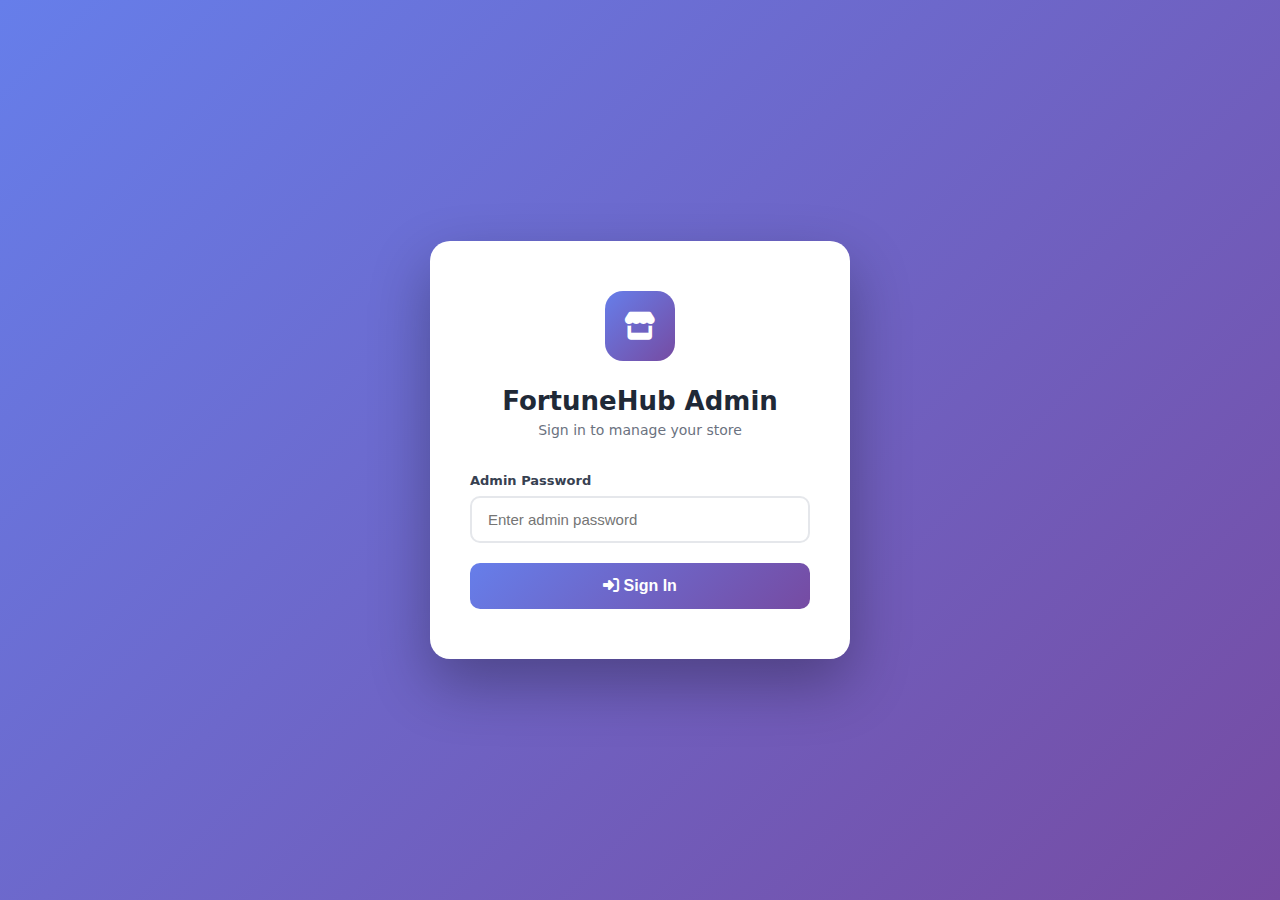
<file: admin-dashboard.html>
<!DOCTYPE html>
<html lang="en">
<head>
  <meta charset="UTF-8" />
  <meta name="viewport" content="width=device-width, initial-scale=1.0" />
  <title>FortuneHub Admin Dashboard</title>
  <link rel="stylesheet" href="https://cdnjs.cloudflare.com/ajax/libs/font-awesome/6.5.0/css/all.min.css" />
  <style>
    /* ======= RESET & BASE ======= */
    *, *::before, *::after { box-sizing: border-box; margin: 0; padding: 0; }
    :root {
      --primary: #667eea;
      --primary-dark: #5a67d8;
      --secondary: #764ba2;
      --success: #22c55e;
      --danger: #ef4444;
      --warning: #f59e0b;
      --info: #3b82f6;
      --bg: #f0f2f5;
      --card: #ffffff;
      --border: #e5e7eb;
      --text: #1f2937;
      --muted: #6b7280;
      --sidebar-w: 260px;
      --radius: 12px;
      --shadow: 0 4px 20px rgba(0,0,0,0.08);
    }
    body { font-family: 'Segoe UI', system-ui, sans-serif; background: var(--bg); color: var(--text); min-height: 100vh; }
    a { text-decoration: none; color: inherit; }
    img { max-width: 100%; display: block; }

    /* ======= LOGIN PAGE ======= */
    .login-page {
      min-height: 100vh;
      display: flex;
      align-items: center;
      justify-content: center;
      background: linear-gradient(135deg, #667eea 0%, #764ba2 100%);
      padding: 20px;
    }
    .login-card {
      background: white;
      border-radius: 20px;
      padding: 50px 40px;
      width: 100%;
      max-width: 420px;
      box-shadow: 0 25px 60px rgba(0,0,0,0.3);
      text-align: center;
    }
    .login-logo {
      width: 70px; height: 70px;
      background: linear-gradient(135deg, #667eea, #764ba2);
      border-radius: 18px;
      display: flex; align-items: center; justify-content: center;
      margin: 0 auto 25px;
      font-size: 28px; color: white;
    }
    .login-title { font-size: 26px; font-weight: 700; color: #1f2937; margin-bottom: 6px; }
    .login-subtitle { color: #6b7280; font-size: 14px; margin-bottom: 35px; }
    .form-group { margin-bottom: 20px; text-align: left; }
    .form-label { font-size: 13px; font-weight: 600; color: #374151; margin-bottom: 8px; display: block; }
    .form-input {
      width: 100%; padding: 13px 16px;
      border: 2px solid #e5e7eb; border-radius: 10px;
      font-size: 15px; color: #1f2937;
      transition: border-color 0.2s; outline: none;
    }
    .form-input:focus { border-color: var(--primary); }
    .btn-login {
      width: 100%; padding: 14px;
      background: linear-gradient(135deg, #667eea, #764ba2);
      color: white; border: none; border-radius: 10px;
      font-size: 16px; font-weight: 600; cursor: pointer;
      transition: opacity 0.2s, transform 0.1s;
    }
    .btn-login:hover { opacity: 0.9; transform: translateY(-1px); }
    .btn-login:disabled { opacity: 0.6; cursor: not-allowed; transform: none; }
    .login-error {
      background: #fef2f2; border: 1px solid #fecaca;
      color: #dc2626; padding: 12px; border-radius: 8px;
      font-size: 14px; margin-bottom: 15px; display: none;
    }

    /* ======= DASHBOARD LAYOUT ======= */
    .dashboard { display: flex; min-height: 100vh; }
    .dashboard.hidden { display: none; }

    /* Sidebar */
    .sidebar {
      width: var(--sidebar-w); background: linear-gradient(180deg, #1a1f36 0%, #2d3561 100%);
      color: white; position: fixed; top: 0; left: 0; height: 100vh;
      display: flex; flex-direction: column; z-index: 1000;
      transition: transform 0.3s ease;
    }
    .sidebar-logo {
      padding: 25px 20px; display: flex; align-items: center; gap: 12px;
      border-bottom: 1px solid rgba(255,255,255,0.1);
    }
    .sidebar-logo-icon {
      width: 40px; height: 40px; background: linear-gradient(135deg, #667eea, #764ba2);
      border-radius: 10px; display: flex; align-items: center; justify-content: center;
      font-size: 18px; flex-shrink: 0;
    }
    .sidebar-logo-text { font-size: 16px; font-weight: 700; }
    .sidebar-logo-sub { font-size: 11px; color: rgba(255,255,255,0.5); }
    .sidebar-nav { padding: 20px 0; flex: 1; overflow-y: auto; }
    .sidebar-nav-label {
      padding: 5px 20px 8px; font-size: 10px; font-weight: 700;
      letter-spacing: 1.5px; color: rgba(255,255,255,0.35); text-transform: uppercase;
    }
    .nav-item {
      display: flex; align-items: center; gap: 12px;
      padding: 12px 20px; cursor: pointer;
      transition: background 0.2s; border-radius: 0;
      font-size: 14px; color: rgba(255,255,255,0.7);
    }
    .nav-item:hover, .nav-item.active {
      background: rgba(102,126,234,0.25); color: white;
    }
    .nav-item.active { border-right: 3px solid var(--primary); }
    .nav-item i { width: 20px; text-align: center; font-size: 16px; }
    .sidebar-footer {
      padding: 20px; border-top: 1px solid rgba(255,255,255,0.1);
    }
    .btn-logout {
      width: 100%; padding: 10px; background: rgba(239,68,68,0.15);
      color: #fca5a5; border: 1px solid rgba(239,68,68,0.3);
      border-radius: 8px; cursor: pointer; font-size: 14px;
      display: flex; align-items: center; justify-content: center; gap: 8px;
      transition: background 0.2s;
    }
    .btn-logout:hover { background: rgba(239,68,68,0.3); }

    /* Main Content */
    .main-content {
      margin-left: var(--sidebar-w); flex: 1;
      display: flex; flex-direction: column; min-height: 100vh;
    }
    .topbar {
      background: white; padding: 15px 30px;
      display: flex; align-items: center; justify-content: space-between;
      box-shadow: 0 1px 4px rgba(0,0,0,0.06); position: sticky; top: 0; z-index: 100;
    }
    .topbar-title { font-size: 20px; font-weight: 700; color: #1f2937; }
    .topbar-right { display: flex; align-items: center; gap: 15px; }
    .admin-badge {
      background: linear-gradient(135deg, #667eea, #764ba2);
      color: white; padding: 6px 14px; border-radius: 20px; font-size: 13px; font-weight: 600;
    }
    .hamburger {
      display: none; background: none; border: none;
      font-size: 22px; cursor: pointer; color: #374151; padding: 5px;
    }
    .content-area { padding: 30px; flex: 1; }

    /* ======= SECTIONS ======= */
    .section { display: none; }
    .section.active { display: block; }

    /* Stats Cards */
    .stats-grid {
      display: grid; grid-template-columns: repeat(auto-fit, minmax(200px, 1fr));
      gap: 20px; margin-bottom: 30px;
    }
    .stat-card {
      background: white; border-radius: var(--radius); padding: 22px;
      box-shadow: var(--shadow); display: flex; align-items: center; gap: 15px;
    }
    .stat-icon {
      width: 54px; height: 54px; border-radius: 14px;
      display: flex; align-items: center; justify-content: center;
      font-size: 22px; flex-shrink: 0;
    }
    .stat-icon.purple { background: linear-gradient(135deg, #667eea22, #764ba222); color: var(--primary); }
    .stat-icon.green { background: #dcfce7; color: var(--success); }
    .stat-icon.orange { background: #fef3c7; color: var(--warning); }
    .stat-icon.red { background: #fee2e2; color: var(--danger); }
    .stat-icon.blue { background: #dbeafe; color: var(--info); }
    .stat-value { font-size: 26px; font-weight: 800; color: #1f2937; }
    .stat-label { font-size: 13px; color: var(--muted); margin-top: 2px; }

    /* Cards */
    .card {
      background: white; border-radius: var(--radius);
      box-shadow: var(--shadow); overflow: hidden;
    }
    .card-header {
      padding: 20px 25px; border-bottom: 1px solid var(--border);
      display: flex; align-items: center; justify-content: space-between; flex-wrap: gap;
    }
    .card-title { font-size: 17px; font-weight: 700; color: #1f2937; }
    .card-body { padding: 25px; }

    /* Buttons */
    .btn {
      padding: 10px 20px; border-radius: 8px; border: none;
      font-size: 14px; font-weight: 600; cursor: pointer;
      display: inline-flex; align-items: center; gap: 8px;
      transition: all 0.2s;
    }
    .btn-primary { background: linear-gradient(135deg, #667eea, #764ba2); color: white; }
    .btn-primary:hover { opacity: 0.9; transform: translateY(-1px); }
    .btn-success { background: var(--success); color: white; }
    .btn-danger { background: var(--danger); color: white; }
    .btn-danger:hover { background: #dc2626; }
    .btn-warning { background: var(--warning); color: white; }
    .btn-outline {
      background: transparent; border: 2px solid var(--primary);
      color: var(--primary);
    }
    .btn-outline:hover { background: var(--primary); color: white; }
    .btn-sm { padding: 7px 14px; font-size: 12px; }
    .btn:disabled { opacity: 0.6; cursor: not-allowed; transform: none !important; }

    /* ======= PRODUCTS TABLE ======= */
    .table-wrapper { overflow-x: auto; }
    .products-table {
      width: 100%; border-collapse: collapse; font-size: 14px;
    }
    .products-table th {
      background: #f8fafc; padding: 12px 15px;
      text-align: left; font-weight: 600; color: var(--muted);
      font-size: 12px; text-transform: uppercase; letter-spacing: 0.5px;
      border-bottom: 2px solid var(--border);
    }
    .products-table td {
      padding: 12px 15px; border-bottom: 1px solid #f3f4f6;
      vertical-align: middle;
    }
    .products-table tr:hover td { background: #fafbff; }
    .product-thumb {
      width: 50px; height: 50px; border-radius: 8px;
      object-fit: cover; border: 1px solid var(--border);
    }
    .product-thumb-placeholder {
      width: 50px; height: 50px; border-radius: 8px;
      background: #f3f4f6; display: flex; align-items: center;
      justify-content: center; color: var(--muted); font-size: 20px;
    }
    .product-name-cell { max-width: 160px; }
    .product-name-text { font-weight: 600; color: #1f2937; font-size: 13px; white-space: nowrap; overflow: hidden; text-overflow: ellipsis; }
    .product-cat { font-size: 11px; color: var(--muted); margin-top: 2px; }
    .price-cell { font-weight: 700; color: #1f2937; white-space: nowrap; }

    /* Status Badges */
    .badge {
      display: inline-flex; align-items: center; gap: 4px;
      padding: 4px 10px; border-radius: 20px; font-size: 11px; font-weight: 600;
    }
    .badge-available { background: #dcfce7; color: #16a34a; }
    .badge-outofstock { background: #fee2e2; color: #dc2626; }
    .badge-sold { background: #f3f4f6; color: #6b7280; }
    .badge-new { background: #dbeafe; color: #1d4ed8; }
    .badge-sale { background: #fef3c7; color: #b45309; }

    /* Action buttons in table */
    .actions-cell { display: flex; gap: 6px; }

    /* ======= ADD/EDIT PRODUCT FORM ======= */
    .form-grid { display: grid; grid-template-columns: 1fr 1fr; gap: 20px; }
    .form-full { grid-column: 1 / -1; }
    .form-group-dash { margin-bottom: 0; }
    .form-label-dash {
      font-size: 13px; font-weight: 600; color: #374151;
      margin-bottom: 8px; display: block;
    }
    .form-control {
      width: 100%; padding: 11px 14px;
      border: 2px solid var(--border); border-radius: 8px;
      font-size: 14px; color: #1f2937; background: white;
      transition: border-color 0.2s; outline: none; font-family: inherit;
    }
    .form-control:focus { border-color: var(--primary); }
    .form-control.error { border-color: var(--danger); }
    textarea.form-control { resize: vertical; min-height: 90px; }
    select.form-control { cursor: pointer; }
    .error-msg { font-size: 11px; color: var(--danger); margin-top: 4px; display: none; }

    /* Image Upload Zone */
    .image-upload-section { margin-top: 5px; }
    .image-upload-grid { display: grid; grid-template-columns: repeat(2, 1fr); gap: 12px; }
    .image-upload-slot {
      position: relative; border: 2px dashed var(--border);
      border-radius: 10px; aspect-ratio: 1; overflow: hidden;
      cursor: pointer; background: #fafbff;
      transition: border-color 0.2s, background 0.2s;
    }
    .image-upload-slot:hover { border-color: var(--primary); background: #f0f2ff; }
    .image-upload-slot.has-image { border-style: solid; border-color: var(--primary); }
    .image-upload-slot input[type="file"] {
      position: absolute; inset: 0; opacity: 0; cursor: pointer; width: 100%; height: 100%;
    }
    .image-slot-placeholder {
      position: absolute; inset: 0; display: flex; flex-direction: column;
      align-items: center; justify-content: center; gap: 8px; pointer-events: none;
    }
    .image-slot-placeholder i { font-size: 28px; color: #c7d2fe; }
    .image-slot-placeholder span { font-size: 11px; color: var(--muted); text-align: center; line-height: 1.4; padding: 0 8px; }
    .image-slot-label {
      position: absolute; bottom: 6px; left: 6px; right: 6px;
      background: rgba(102,126,234,0.9); color: white;
      font-size: 10px; font-weight: 600; padding: 3px 6px;
      border-radius: 4px; text-align: center;
    }
    .image-preview-img {
      width: 100%; height: 100%; object-fit: cover; position: absolute; inset: 0;
    }
    .image-remove-btn {
      position: absolute; top: 6px; right: 6px;
      background: var(--danger); color: white; border: none;
      width: 22px; height: 22px; border-radius: 50%; font-size: 10px;
      cursor: pointer; display: none; align-items: center; justify-content: center;
      z-index: 5;
    }
    .image-upload-slot.has-image .image-remove-btn { display: flex; }
    .image-upload-slot.has-image .image-slot-placeholder { display: none; }

    /* Mobile Camera hint */
    .camera-hint {
      background: #eff6ff; border: 1px solid #bfdbfe; border-radius: 8px;
      padding: 12px; font-size: 12px; color: #1d4ed8; margin-top: 10px;
      display: flex; align-items: flex-start; gap: 8px;
    }
    .camera-hint i { margin-top: 1px; flex-shrink: 0; }

    /* Price input with ₦ */
    .input-group { position: relative; }
    .input-prefix {
      position: absolute; left: 12px; top: 50%;
      transform: translateY(-50%); font-weight: 700;
      color: var(--muted); font-size: 15px; pointer-events: none;
    }
    .input-group .form-control { padding-left: 28px; }

    /* ======= TOAST ======= */
    .toast-container {
      position: fixed; top: 20px; right: 20px; z-index: 9999;
      display: flex; flex-direction: column; gap: 10px; pointer-events: none;
    }
    .toast {
      background: white; border-radius: 10px; padding: 14px 18px;
      box-shadow: 0 10px 30px rgba(0,0,0,0.15); display: flex; align-items: center;
      gap: 12px; min-width: 280px; max-width: 380px;
      border-left: 4px solid var(--success);
      animation: slideInRight 0.3s ease; pointer-events: all;
    }
    .toast.error { border-color: var(--danger); }
    .toast.warning { border-color: var(--warning); }
    .toast-icon { font-size: 20px; flex-shrink: 0; }
    .toast.success .toast-icon { color: var(--success); }
    .toast.error .toast-icon { color: var(--danger); }
    .toast.warning .toast-icon { color: var(--warning); }
    .toast-text { flex: 1; font-size: 14px; font-weight: 500; color: #1f2937; }
    @keyframes slideInRight { from { transform: translateX(100%); opacity: 0; } to { transform: translateX(0); opacity: 1; } }
    @keyframes fadeOut { from { opacity: 1; } to { opacity: 0; transform: translateX(20px); } }

    /* ======= LOADING SPINNER ======= */
    .spinner {
      display: inline-block; width: 18px; height: 18px;
      border: 3px solid rgba(255,255,255,0.4);
      border-top-color: white; border-radius: 50%;
      animation: spin 0.7s linear infinite;
    }
    @keyframes spin { to { transform: rotate(360deg); } }

    /* Full page loader */
    .page-loader {
      position: fixed; inset: 0; background: rgba(255,255,255,0.85);
      display: flex; align-items: center; justify-content: center;
      z-index: 9998; flex-direction: column; gap: 12px;
    }
    .page-loader .big-spinner {
      width: 50px; height: 50px; border: 5px solid #e5e7eb;
      border-top-color: var(--primary); border-radius: 50%;
      animation: spin 0.8s linear infinite;
    }
    .page-loader p { font-size: 15px; color: var(--muted); font-weight: 500; }

    /* ======= CONFIRM MODAL ======= */
    .modal-overlay {
      position: fixed; inset: 0; background: rgba(0,0,0,0.5);
      z-index: 5000; display: flex; align-items: center; justify-content: center;
      padding: 20px; display: none;
    }
    .modal-overlay.show { display: flex; }
    .modal-box {
      background: white; border-radius: 16px; padding: 35px 30px;
      max-width: 400px; width: 100%; text-align: center;
      box-shadow: 0 25px 60px rgba(0,0,0,0.25);
    }
    .modal-icon { font-size: 48px; margin-bottom: 15px; }
    .modal-title { font-size: 20px; font-weight: 700; color: #1f2937; margin-bottom: 8px; }
    .modal-text { font-size: 14px; color: var(--muted); line-height: 1.6; margin-bottom: 25px; }
    .modal-actions { display: flex; gap: 12px; justify-content: center; }

    /* ======= EMPTY STATE ======= */
    .empty-state {
      text-align: center; padding: 60px 20px; color: var(--muted);
    }
    .empty-state i { font-size: 56px; color: #d1d5db; margin-bottom: 15px; }
    .empty-state h3 { font-size: 18px; font-weight: 600; color: #374151; margin-bottom: 8px; }
    .empty-state p { font-size: 14px; }

    /* ======= SEARCH BAR ======= */
    .search-bar {
      position: relative; max-width: 280px;
    }
    .search-bar input {
      width: 100%; padding: 9px 14px 9px 38px;
      border: 2px solid var(--border); border-radius: 8px;
      font-size: 14px; outline: none; transition: border-color 0.2s;
    }
    .search-bar input:focus { border-color: var(--primary); }
    .search-bar i { position: absolute; left: 12px; top: 50%; transform: translateY(-50%); color: var(--muted); }

    /* ======= ORDERS ======= */
    .orders-table { width: 100%; border-collapse: collapse; font-size: 13px; }
    .orders-table th { background: #f8fafc; padding: 10px 12px; text-align: left; font-size: 11px; text-transform: uppercase; color: var(--muted); border-bottom: 2px solid var(--border); }
    .orders-table td { padding: 10px 12px; border-bottom: 1px solid #f3f4f6; }
    .orders-table tr:hover td { background: #fafbff; }

    /* ======= MOBILE OVERLAY ======= */
    .sidebar-overlay {
      display: none; position: fixed; inset: 0;
      background: rgba(0,0,0,0.5); z-index: 999;
    }

    /* ======= RESPONSIVE ======= */
    @media (max-width: 768px) {
      .sidebar { transform: translateX(-100%); }
      .sidebar.open { transform: translateX(0); }
      .sidebar-overlay { display: block; opacity: 0; pointer-events: none; transition: opacity 0.3s; }
      .sidebar-overlay.show { opacity: 1; pointer-events: all; }
      .main-content { margin-left: 0; }
      .hamburger { display: block; }
      .topbar { padding: 12px 16px; }
      .content-area { padding: 16px; }
      .form-grid { grid-template-columns: 1fr; }
      .form-full { grid-column: 1; }
      .stats-grid { grid-template-columns: repeat(2, 1fr); gap: 12px; }
      .stat-card { padding: 15px; }
      .stat-value { font-size: 22px; }
      .card-header { flex-direction: column; align-items: flex-start; gap: 10px; }
    }
    @media (max-width: 480px) {
      .stats-grid { grid-template-columns: 1fr 1fr; }
      .image-upload-grid { grid-template-columns: repeat(2, 1fr); }
    }

    /* Product count badge in nav */
    .nav-badge {
      margin-left: auto; background: var(--primary);
      color: white; font-size: 10px; font-weight: 700;
      padding: 2px 7px; border-radius: 10px; min-width: 20px; text-align: center;
    }
  </style>
</head>
<body>

<!-- ======= LOGIN PAGE ======= -->
<div class="login-page" id="loginPage">
  <div class="login-card">
    <div class="login-logo"><i class="fas fa-store"></i></div>
    <h1 class="login-title">FortuneHub Admin</h1>
    <p class="login-subtitle">Sign in to manage your store</p>
    <div class="login-error" id="loginError"><i class="fas fa-exclamation-circle"></i> <span id="loginErrorMsg"></span></div>
    <div class="form-group">
      <label class="form-label">Admin Password</label>
      <input type="password" class="form-input" id="adminPassword" placeholder="Enter admin password" />
    </div>
    <button class="btn-login" id="loginBtn" onclick="doLogin()">
      <i class="fas fa-sign-in-alt"></i> Sign In
    </button>
  </div>
</div>

<!-- ======= DASHBOARD ======= -->
<div class="dashboard hidden" id="dashboard">
  <div class="sidebar-overlay" id="sidebarOverlay" onclick="toggleSidebar()"></div>

  <!-- Sidebar -->
  <aside class="sidebar" id="sidebar">
    <div class="sidebar-logo">
      <div class="sidebar-logo-icon"><i class="fas fa-store"></i></div>
      <div>
        <div class="sidebar-logo-text">FortuneHub</div>
        <div class="sidebar-logo-sub">Admin Panel</div>
      </div>
    </div>
    <nav class="sidebar-nav">
      <div class="sidebar-nav-label">Main</div>
      <div class="nav-item active" onclick="showSection('overview')">
        <i class="fas fa-chart-pie"></i> Overview
      </div>
      <div class="nav-item" onclick="showSection('products')">
        <i class="fas fa-box"></i> Products
        <span class="nav-badge" id="navProductCount">0</span>
      </div>
      <div class="nav-item" onclick="showSection('addProduct')">
        <i class="fas fa-plus-circle"></i> Add Product
      </div>
      <div class="sidebar-nav-label">Store</div>
      <div class="nav-item" onclick="showSection('orders')">
        <i class="fas fa-shopping-bag"></i> Orders
      </div>
    </nav>
    <div class="sidebar-footer">
      <button class="btn-logout" onclick="doLogout()">
        <i class="fas fa-sign-out-alt"></i> Logout
      </button>
    </div>
  </aside>

  <!-- Main -->
  <div class="main-content">
    <header class="topbar">
      <div style="display:flex;align-items:center;gap:12px;">
        <button class="hamburger" onclick="toggleSidebar()"><i class="fas fa-bars"></i></button>
        <span class="topbar-title" id="topbarTitle">Overview</span>
      </div>
      <div class="topbar-right">
        <span class="admin-badge"><i class="fas fa-shield-alt"></i> Admin</span>
      </div>
    </header>

    <div class="content-area">

      <!-- ===== OVERVIEW SECTION ===== -->
      <div class="section active" id="sectionOverview">
        <div class="stats-grid" id="statsGrid">
          <div class="stat-card">
            <div class="stat-icon purple"><i class="fas fa-box"></i></div>
            <div><div class="stat-value" id="statTotal">—</div><div class="stat-label">Total Products</div></div>
          </div>
          <div class="stat-card">
            <div class="stat-icon green"><i class="fas fa-check-circle"></i></div>
            <div><div class="stat-value" id="statAvailable">—</div><div class="stat-label">Available</div></div>
          </div>
          <div class="stat-card">
            <div class="stat-icon orange"><i class="fas fa-exclamation-triangle"></i></div>
            <div><div class="stat-value" id="statOutStock">—</div><div class="stat-label">Out of Stock</div></div>
          </div>
          <div class="stat-card">
            <div class="stat-icon red"><i class="fas fa-tag"></i></div>
            <div><div class="stat-value" id="statSold">—</div><div class="stat-label">Sold</div></div>
          </div>
          <div class="stat-card">
            <div class="stat-icon blue"><i class="fas fa-shopping-bag"></i></div>
            <div><div class="stat-value" id="statOrders">—</div><div class="stat-label">Total Orders</div></div>
          </div>
          <div class="stat-card">
            <div class="stat-icon green"><i class="fas fa-naira-sign"></i></div>
            <div><div class="stat-value" id="statRevenue">—</div><div class="stat-label">Revenue</div></div>
          </div>
        </div>

        <!-- Recent Products -->
        <div class="card">
          <div class="card-header">
            <span class="card-title">Recent Products</span>
            <button class="btn btn-primary btn-sm" onclick="showSection('addProduct')">
              <i class="fas fa-plus"></i> Add New
            </button>
          </div>
          <div class="table-wrapper">
            <table class="products-table">
              <thead><tr>
                <th>Image</th><th>Product</th><th>Price</th><th>Category</th><th>Status</th><th>Actions</th>
              </tr></thead>
              <tbody id="overviewProductsBody"></tbody>
            </table>
          </div>
        </div>
      </div>

      <!-- ===== PRODUCTS SECTION ===== -->
      <div class="section" id="sectionProducts">
        <div class="card">
          <div class="card-header">
            <span class="card-title">All Products (<span id="productCountLabel">0</span>)</span>
            <div style="display:flex;gap:10px;flex-wrap:wrap;align-items:center;">
              <div class="search-bar">
                <i class="fas fa-search"></i>
                <input type="text" placeholder="Search products..." id="productSearch" oninput="filterProductsTable()" />
              </div>
              <button class="btn btn-primary btn-sm" onclick="showSection('addProduct')">
                <i class="fas fa-plus"></i> Add Product
              </button>
            </div>
          </div>
          <div class="table-wrapper">
            <table class="products-table">
              <thead><tr>
                <th>Image</th><th>Product</th><th>Price</th><th>Category</th><th>Tag</th><th>Status</th><th>Actions</th>
              </tr></thead>
              <tbody id="allProductsBody"></tbody>
            </table>
          </div>
          <div id="productsEmptyState" class="empty-state" style="display:none;">
            <i class="fas fa-box-open"></i>
            <h3>No Products Yet</h3>
            <p>Start by adding your first product to the store.</p>
          </div>
        </div>
      </div>

      <!-- ===== ADD / EDIT PRODUCT SECTION ===== -->
      <div class="section" id="sectionAddProduct">
        <div class="card">
          <div class="card-header">
            <span class="card-title" id="formTitle">Add New Product</span>
          </div>
          <div class="card-body">
            <form id="productForm" onsubmit="submitProduct(event)">
              <input type="hidden" id="editProductId" value="" />
              <div class="form-grid">
                <!-- Product Name -->
                <div class="form-group-dash">
                  <label class="form-label-dash">Product Name <span style="color:red">*</span></label>
                  <input type="text" class="form-control" id="productName" placeholder="e.g. iPhone 15 Pro Max" required />
                </div>
                <!-- Category -->
                <div class="form-group-dash">
                  <label class="form-label-dash">Category <span style="color:red">*</span></label>
                  <select class="form-control" id="productCategory" required>
                    <option value="">Select Category</option>
                    <option value="phones">Phones</option>
                    <option value="laptops">Laptops</option>
                    <option value="accessories">Accessories</option>
                    <option value="speakers">Speakers</option>
                    <option value="watches">Watches</option>
                    <option value="games">Games</option>
                    <option value="tablets">Tablets</option>
                    <option value="cameras">Cameras</option>
                    <option value="tvs">TVs</option>
                    <option value="general">General</option>
                  </select>
                </div>
                <!-- Price -->
                <div class="form-group-dash">
                  <label class="form-label-dash">Price (in Naira) <span style="color:red">*</span></label>
                  <div class="input-group">
                    <span class="input-prefix">₦</span>
                    <input type="number" class="form-control" id="productPrice" placeholder="e.g. 59999" min="0" step="0.01" required />
                  </div>
                  <small style="color:var(--muted);font-size:11px;margin-top:4px;display:block;">Enter price in whole Naira (e.g. 59999 = ₦59,999)</small>
                </div>
                <!-- Tag -->
                <div class="form-group-dash">
                  <label class="form-label-dash">Product Tag</label>
                  <select class="form-control" id="productTag">
                    <option value="none">None</option>
                    <option value="new">New Arrival</option>
                    <option value="sale">On Sale</option>
                  </select>
                </div>
                <!-- Description -->
                <div class="form-group-dash form-full">
                  <label class="form-label-dash">Description</label>
                  <textarea class="form-control" id="productDescription" rows="3" placeholder="Describe the product..."></textarea>
                </div>
                <!-- Status -->
                <div class="form-group-dash">
                  <label class="form-label-dash">Stock Status</label>
                  <select class="form-control" id="productStatus">
                    <option value="available">In Stock</option>
                    <option value="outofstock">Out of Stock</option>
                    <option value="sold">Sold</option>
                  </select>
                </div>
                <!-- Spacer -->
                <div></div>

                <!-- Images - Full Width -->
                <div class="form-group-dash form-full image-upload-section">
                  <label class="form-label-dash">
                    <i class="fas fa-images" style="color:var(--primary);"></i>
                    Product Images (Up to 4)
                  </label>
                  <div class="image-upload-grid">
                    <!-- Main Image -->
                    <div class="image-upload-slot" id="slot_mainImage">
                      <input type="file" accept="image/*" capture="environment" name="mainImage" id="input_mainImage" onchange="previewImage(this,'slot_mainImage')" />
                      <div class="image-slot-placeholder">
                        <i class="fas fa-camera"></i>
                        <span>Main Photo<br>(Required)</span>
                      </div>
                      <div class="image-slot-label">Main Image ★</div>
                      <button type="button" class="image-remove-btn" onclick="removeImage('slot_mainImage','input_mainImage')"><i class="fas fa-times"></i></button>
                    </div>
                    <!-- Image 2 -->
                    <div class="image-upload-slot" id="slot_image2">
                      <input type="file" accept="image/*" capture="environment" name="image2" id="input_image2" onchange="previewImage(this,'slot_image2')" />
                      <div class="image-slot-placeholder">
                        <i class="fas fa-image"></i>
                        <span>2nd Photo<br>(Optional)</span>
                      </div>
                      <div class="image-slot-label">Image 2</div>
                      <button type="button" class="image-remove-btn" onclick="removeImage('slot_image2','input_image2')"><i class="fas fa-times"></i></button>
                    </div>
                    <!-- Image 3 -->
                    <div class="image-upload-slot" id="slot_image3">
                      <input type="file" accept="image/*" capture="environment" name="image3" id="input_image3" onchange="previewImage(this,'slot_image3')" />
                      <div class="image-slot-placeholder">
                        <i class="fas fa-image"></i>
                        <span>3rd Photo<br>(Optional)</span>
                      </div>
                      <div class="image-slot-label">Image 3</div>
                      <button type="button" class="image-remove-btn" onclick="removeImage('slot_image3','input_image3')"><i class="fas fa-times"></i></button>
                    </div>
                    <!-- Image 4 -->
                    <div class="image-upload-slot" id="slot_image4">
                      <input type="file" accept="image/*" capture="environment" name="image4" id="input_image4" onchange="previewImage(this,'slot_image4')" />
                      <div class="image-slot-placeholder">
                        <i class="fas fa-image"></i>
                        <span>4th Photo<br>(Optional)</span>
                      </div>
                      <div class="image-slot-label">Image 4</div>
                      <button type="button" class="image-remove-btn" onclick="removeImage('slot_image4','input_image4')"><i class="fas fa-times"></i></button>
                    </div>
                  </div>
                  <!-- Mobile hint -->
                  <div class="camera-hint">
                    <i class="fas fa-mobile-alt"></i>
                    <div>
                      <strong>📱 Mobile Users:</strong> Tap a photo slot to open your camera or choose from gallery. You can upload photos you just snapped of your products!
                    </div>
                  </div>
                </div>
              </div>

              <!-- Existing images (edit mode) -->
              <div id="existingImagesSection" style="display:none;margin-top:15px;">
                <label class="form-label-dash" style="margin-bottom:8px;">Current Images</label>
                <div id="existingImagesGrid" style="display:flex;gap:8px;flex-wrap:wrap;"></div>
                <small style="color:var(--muted);font-size:12px;margin-top:6px;display:block;">Upload new images above to replace these.</small>
              </div>

              <!-- Form Actions -->
              <div style="display:flex;gap:12px;margin-top:25px;flex-wrap:wrap;">
                <button type="submit" class="btn btn-primary" id="submitBtn">
                  <i class="fas fa-save"></i> <span id="submitBtnText">Add Product</span>
                </button>
                <button type="button" class="btn btn-outline" onclick="resetForm()">
                  <i class="fas fa-times"></i> Cancel
                </button>
              </div>
            </form>
          </div>
        </div>
      </div>

      <!-- ===== ORDERS SECTION ===== -->
      <div class="section" id="sectionOrders">
        <div class="card">
          <div class="card-header">
            <span class="card-title">Recent Orders</span>
            <button class="btn btn-outline btn-sm" onclick="loadOrders()">
              <i class="fas fa-sync"></i> Refresh
            </button>
          </div>
          <div class="table-wrapper">
            <table class="orders-table">
              <thead><tr>
                <th>Reference</th><th>Customer</th><th>Amount</th>
                <th>State</th><th>Status</th><th>Date</th>
              </tr></thead>
              <tbody id="ordersTableBody"></tbody>
            </table>
          </div>
          <div id="ordersEmptyState" class="empty-state" style="display:none;">
            <i class="fas fa-shopping-bag"></i>
            <h3>No Orders Yet</h3>
            <p>Orders will appear here after customers complete payments.</p>
          </div>
        </div>
      </div>

    </div><!-- end content-area -->
  </div><!-- end main-content -->
</div><!-- end dashboard -->

<!-- ======= DELETE CONFIRM MODAL ======= -->
<div class="modal-overlay" id="deleteModal">
  <div class="modal-box">
    <div class="modal-icon">🗑️</div>
    <div class="modal-title">Delete Product?</div>
    <div class="modal-text" id="deleteModalText">Are you sure you want to delete this product? This will also remove its images from cloud storage. This action cannot be undone.</div>
    <div class="modal-actions">
      <button class="btn btn-outline" onclick="closeDeleteModal()">Cancel</button>
      <button class="btn btn-danger" id="confirmDeleteBtn" onclick="confirmDelete()">
        <i class="fas fa-trash"></i> Delete
      </button>
    </div>
  </div>
</div>

<!-- ======= TOAST ======= -->
<div class="toast-container" id="toastContainer"></div>

<!-- ======= PAGE LOADER ======= -->
<div class="page-loader" id="pageLoader" style="display:none;">
  <div class="big-spinner"></div>
  <p id="loaderMsg">Loading...</p>
</div>

<!-- ======= SCRIPT ======= -->
<script>
  // ============================================================
  // CONFIG - CHANGE THIS TO YOUR BACKEND URL
  // ============================================================
  const API_BASE = "https://fortunehub-backend.onrender.com";

  // ============================================================
  // STATE
  // ============================================================
  let adminToken = localStorage.getItem("fh_admin_token") || "";
  let allProducts = [];
  let deleteProductId = null;
  let editMode = false;

  // ============================================================
  // INIT
  // ============================================================
  window.addEventListener("DOMContentLoaded", () => {
    if (adminToken) {
      showDashboard();
    }
    // Enter key on password
    document.getElementById("adminPassword").addEventListener("keydown", e => {
      if (e.key === "Enter") doLogin();
    });
  });

  // ============================================================
  // AUTH
  // ============================================================
  async function doLogin() {
    const pwd = document.getElementById("adminPassword").value.trim();
    if (!pwd) { showLoginError("Please enter your password."); return; }

    const btn = document.getElementById("loginBtn");
    btn.disabled = true;
    btn.innerHTML = '<span class="spinner"></span> Signing in...';

    try {
      const res = await fetch(`${API_BASE}/api/admin/login`, {
        method: "POST",
        headers: { "Content-Type": "application/json" },
        body: JSON.stringify({ password: pwd })
      });
      const data = await res.json();

      if (data.success) {
        adminToken = data.token;
        localStorage.setItem("fh_admin_token", adminToken);
        showDashboard();
      } else {
        showLoginError(data.message || "Invalid password");
      }
    } catch (err) {
      showLoginError("Cannot connect to server. Check your internet.");
    } finally {
      btn.disabled = false;
      btn.innerHTML = '<i class="fas fa-sign-in-alt"></i> Sign In';
    }
  }

  function showLoginError(msg) {
    const el = document.getElementById("loginError");
    document.getElementById("loginErrorMsg").textContent = msg;
    el.style.display = "block";
  }

  function doLogout() {
    adminToken = "";
    localStorage.removeItem("fh_admin_token");
    document.getElementById("dashboard").classList.add("hidden");
    document.getElementById("loginPage").style.display = "flex";
    document.getElementById("adminPassword").value = "";
    document.getElementById("loginError").style.display = "none";
  }

  function showDashboard() {
    document.getElementById("loginPage").style.display = "none";
    document.getElementById("dashboard").classList.remove("hidden");
    loadDashboard();
  }

  // ============================================================
  // NAVIGATION
  // ============================================================
  const sectionMap = {
    overview: { el: "sectionOverview", title: "Overview" },
    products: { el: "sectionProducts", title: "Products" },
    addProduct: { el: "sectionAddProduct", title: "Add Product" },
    orders: { el: "sectionOrders", title: "Orders" },
  };

  function showSection(name) {
    // Hide all
    Object.values(sectionMap).forEach(s => {
      document.getElementById(s.el).classList.remove("active");
    });
    // Remove active from all nav items
    document.querySelectorAll(".nav-item").forEach(el => el.classList.remove("active"));

    // Show selected
    document.getElementById(sectionMap[name].el).classList.add("active");
    document.getElementById("topbarTitle").textContent = sectionMap[name].title;

    // Mark nav active
    document.querySelectorAll(".nav-item").forEach(el => {
      if (el.getAttribute("onclick") && el.getAttribute("onclick").includes(`'${name}'`)) {
        el.classList.add("active");
      }
    });

    // Load data per section
    if (name === "overview") loadDashboard();
    if (name === "products") renderProductsTable();
    if (name === "addProduct" && !editMode) resetForm();
    if (name === "orders") loadOrders();

    // Close sidebar on mobile
    if (window.innerWidth <= 768) closeSidebar();
  }

  function toggleSidebar() {
    const s = document.getElementById("sidebar");
    const o = document.getElementById("sidebarOverlay");
    s.classList.toggle("open");
    o.classList.toggle("show");
  }
  function closeSidebar() {
    document.getElementById("sidebar").classList.remove("open");
    document.getElementById("sidebarOverlay").classList.remove("show");
  }

  // ============================================================
  // LOAD DASHBOARD
  // ============================================================
  async function loadDashboard() {
    await loadProducts();
    loadStats();
    renderOverviewTable();
  }

  async function loadStats() {
    try {
      const res = await authFetch(`${API_BASE}/api/admin/stats`);
      const data = await res.json();
      if (data.success) {
        const s = data.stats;
        document.getElementById("statTotal").textContent = s.totalProducts;
        const available = s.totalProducts - s.outOfStock - s.sold;
        document.getElementById("statAvailable").textContent = Math.max(0, available);
        document.getElementById("statOutStock").textContent = s.outOfStock;
        document.getElementById("statSold").textContent = s.sold;
        document.getElementById("statOrders").textContent = s.totalOrders;
        document.getElementById("statRevenue").textContent = formatCurrency(s.revenue);
      }
    } catch (err) { console.warn("Stats load error:", err); }
  }

  // ============================================================
  // PRODUCTS
  // ============================================================
  async function loadProducts() {
    try {
      const res = await fetch(`${API_BASE}/api/products`);
      const data = await res.json();
      if (data.success) {
        allProducts = data.products;
        document.getElementById("navProductCount").textContent = allProducts.length;
        document.getElementById("productCountLabel").textContent = allProducts.length;
      }
    } catch (err) {
      console.warn("Products load error:", err);
    }
  }

  function renderOverviewTable() {
    const tbody = document.getElementById("overviewProductsBody");
    const recent = allProducts.slice(0, 6);
    if (!recent.length) {
      tbody.innerHTML = `<tr><td colspan="6" style="text-align:center;padding:30px;color:var(--muted);">No products yet</td></tr>`;
      return;
    }
    tbody.innerHTML = recent.map(p => productRowHTML(p)).join("");
  }

  function renderProductsTable() {
    const tbody = document.getElementById("allProductsBody");
    const empty = document.getElementById("productsEmptyState");
    const q = document.getElementById("productSearch").value.toLowerCase();

    const filtered = q
      ? allProducts.filter(p => p.name.toLowerCase().includes(q) || (p.category||"").toLowerCase().includes(q))
      : allProducts;

    if (!filtered.length) {
      tbody.innerHTML = "";
      empty.style.display = "block";
      return;
    }
    empty.style.display = "none";
    tbody.innerHTML = filtered.map(p => productRowHTML(p, true)).join("");
    document.getElementById("productCountLabel").textContent = filtered.length;
  }

  function filterProductsTable() { renderProductsTable(); }

  function productRowHTML(p, showTag = false) {
    const price = formatCurrency(p.price);
    const status = getStatusBadge(p);
    const imgSrc = p.image || "";
    const imgCell = imgSrc
      ? `<img src="${imgSrc}" class="product-thumb" alt="${p.name}" onerror="this.style.display='none';this.nextSibling.style.display='flex'" /><div class="product-thumb-placeholder" style="display:none;"><i class="fas fa-image"></i></div>`
      : `<div class="product-thumb-placeholder"><i class="fas fa-image"></i></div>`;
    const tagCell = showTag ? `<td><span class="badge ${p.tag !== 'none' ? 'badge-'+p.tag : ''}" style="${p.tag==='none'?'background:#f3f4f6;color:#9ca3af;':''}">
      ${p.tag === 'none' ? '—' : p.tag.toUpperCase()}</span></td>` : "";

    return `<tr>
      <td>${imgCell}</td>
      <td class="product-name-cell">
        <div class="product-name-text">${p.name}</div>
        <div class="product-cat">#${p.id}</div>
      </td>
      <td class="price-cell">${price}</td>
      <td><span style="text-transform:capitalize;">${p.category}</span></td>
      ${tagCell}
      <td>${status}</td>
      <td>
        <div class="actions-cell">
          <button class="btn btn-warning btn-sm" onclick="editProduct(${p.id})" title="Edit">
            <i class="fas fa-edit"></i>
          </button>
          <button class="btn btn-danger btn-sm" onclick="openDeleteModal(${p.id},'${p.name.replace(/'/g,"\\'")}')">
            <i class="fas fa-trash"></i>
          </button>
        </div>
      </td>
    </tr>`;
  }

  function getStatusBadge(p) {
    if (p.sold) return `<span class="badge badge-sold"><i class="fas fa-check"></i> Sold</span>`;
    if (p.outOfStock) return `<span class="badge badge-outofstock"><i class="fas fa-times"></i> Out of Stock</span>`;
    if (p.tag === "new") return `<span class="badge badge-new"><i class="fas fa-star"></i> New</span>`;
    if (p.tag === "sale") return `<span class="badge badge-sale"><i class="fas fa-percent"></i> Sale</span>`;
    return `<span class="badge badge-available"><i class="fas fa-circle"></i> Available</span>`;
  }

  // ============================================================
  // ADD / EDIT PRODUCT
  // ============================================================
  function resetForm() {
    editMode = false;
    document.getElementById("editProductId").value = "";
    document.getElementById("productForm").reset();
    document.getElementById("formTitle").textContent = "Add New Product";
    document.getElementById("submitBtnText").textContent = "Add Product";
    document.getElementById("existingImagesSection").style.display = "none";
    // Clear image previews
    ["mainImage","image2","image3","image4"].forEach(key => {
      clearSlot(`slot_${key}`, `input_${key}`);
    });
  }

  function editProduct(id) {
    const p = allProducts.find(x => x.id === id);
    if (!p) return;

    editMode = true;
    document.getElementById("editProductId").value = p.id;
    document.getElementById("productName").value = p.name;
    document.getElementById("productCategory").value = p.category;
    document.getElementById("productPrice").value = Math.round(p.price / 100); // Convert kobo to naira
    document.getElementById("productDescription").value = p.description || "";
    document.getElementById("productTag").value = p.tag || "none";
    document.getElementById("productStatus").value =
      p.sold ? "sold" : p.outOfStock ? "outofstock" : "available";

    document.getElementById("formTitle").textContent = "Edit Product";
    document.getElementById("submitBtnText").textContent = "Save Changes";

    // Show existing images
    const imgs = Array.isArray(p.images) ? p.images : [p.image].filter(Boolean);
    if (imgs.length) {
      document.getElementById("existingImagesSection").style.display = "block";
      document.getElementById("existingImagesGrid").innerHTML = imgs
        .filter(Boolean)
        .map(src => `<img src="${src}" style="width:70px;height:70px;object-fit:cover;border-radius:8px;border:1px solid var(--border);" onerror="this.style.display='none'" />`)
        .join("");
    }

    // Clear new image slots
    ["mainImage","image2","image3","image4"].forEach(key => {
      clearSlot(`slot_${key}`, `input_${key}`);
    });

    showSection("addProduct");
  }

  async function submitProduct(e) {
    e.preventDefault();

    const name = document.getElementById("productName").value.trim();
    const category = document.getElementById("productCategory").value;
    const priceNaira = parseFloat(document.getElementById("productPrice").value);
    const description = document.getElementById("productDescription").value.trim();
    const tag = document.getElementById("productTag").value;
    const status = document.getElementById("productStatus").value;
    const editId = document.getElementById("editProductId").value;

    if (!name || !category || isNaN(priceNaira) || priceNaira < 0) {
      showToast("Please fill in all required fields.", "error");
      return;
    }

    // Check main image required for new product
    const mainInput = document.getElementById("input_mainImage");
    if (!editId && (!mainInput.files || !mainInput.files[0])) {
      showToast("Please select a main product image.", "error");
      return;
    }

    // Build FormData
    const formData = new FormData();
    formData.append("name", name);
    formData.append("price", Math.round(priceNaira * 100)); // Convert naira to kobo
    formData.append("category", category);
    formData.append("description", description);
    formData.append("tag", tag);
    formData.append("outOfStock", status === "outofstock" ? "true" : "false");
    formData.append("sold", status === "sold" ? "true" : "false");

    // Add image files
    const imgFields = ["mainImage","image2","image3","image4"];
    imgFields.forEach(field => {
      const input = document.getElementById(`input_${field}`);
      if (input.files && input.files[0]) {
        formData.append(field, input.files[0]);
      }
    });

    // Show loading
    const submitBtn = document.getElementById("submitBtn");
    submitBtn.disabled = true;
    submitBtn.innerHTML = '<span class="spinner"></span> Uploading...';
    showPageLoader("Uploading product and images...");

    try {
      const url = editId
        ? `${API_BASE}/api/admin/products/${editId}`
        : `${API_BASE}/api/admin/products`;
      const method = editId ? "PUT" : "POST";

      const res = await authFetch(url, {
        method,
        body: formData,
        // Don't set Content-Type header - browser sets it with boundary for multipart
      });

      const data = await res.json();

      if (data.success) {
        showToast(editId ? "Product updated successfully! ✅" : "Product added successfully! 🎉", "success");
        await loadProducts();
        resetForm();
        showSection("products");
      } else {
        showToast(data.message || "Failed to save product.", "error");
      }
    } catch (err) {
      console.error("Submit error:", err);
      showToast("Network error. Please try again.", "error");
    } finally {
      submitBtn.disabled = false;
      submitBtn.innerHTML = '<i class="fas fa-save"></i> <span id="submitBtnText">' + (editId ? "Save Changes" : "Add Product") + '</span>';
      hidePageLoader();
    }
  }

  // ============================================================
  // DELETE PRODUCT
  // ============================================================
  function openDeleteModal(id, name) {
    deleteProductId = id;
    document.getElementById("deleteModalText").textContent =
      `Are you sure you want to delete "${name}"? This will also remove its images. This cannot be undone.`;
    document.getElementById("deleteModal").classList.add("show");
  }

  function closeDeleteModal() {
    document.getElementById("deleteModal").classList.remove("show");
    deleteProductId = null;
  }

  async function confirmDelete() {
    if (!deleteProductId) return;

    const btn = document.getElementById("confirmDeleteBtn");
    btn.disabled = true;
    btn.innerHTML = '<span class="spinner"></span> Deleting...';

    try {
      const res = await authFetch(`${API_BASE}/api/admin/products/${deleteProductId}`, {
        method: "DELETE"
      });
      const data = await res.json();

      if (data.success) {
        showToast("Product deleted successfully.", "success");
        allProducts = allProducts.filter(p => p.id !== deleteProductId);
        document.getElementById("navProductCount").textContent = allProducts.length;
        renderProductsTable();
        renderOverviewTable();
        loadStats();
      } else {
        showToast(data.message || "Failed to delete product.", "error");
      }
    } catch (err) {
      showToast("Network error. Please try again.", "error");
    } finally {
      btn.disabled = false;
      btn.innerHTML = '<i class="fas fa-trash"></i> Delete';
      closeDeleteModal();
    }
  }

  // ============================================================
  // ORDERS
  // ============================================================
  async function loadOrders() {
    const tbody = document.getElementById("ordersTableBody");
    const empty = document.getElementById("ordersEmptyState");
    tbody.innerHTML = `<tr><td colspan="6" style="text-align:center;padding:20px;color:var(--muted);"><span class="spinner" style="border-color:#e5e7eb;border-top-color:var(--primary);"></span></td></tr>`;

    try {
      const res = await authFetch(`${API_BASE}/api/admin/orders`);
      const data = await res.json();

      if (!data.success || !data.orders.length) {
        tbody.innerHTML = "";
        empty.style.display = "block";
        return;
      }

      empty.style.display = "none";
      tbody.innerHTML = data.orders.map(o => `
        <tr>
          <td><code style="font-size:11px;">${(o.reference||"").slice(-10)}</code></td>
          <td>
            <div style="font-weight:600;font-size:13px;">${o.customer_name || "—"}</div>
            <div style="font-size:11px;color:var(--muted);">${o.customer_email || ""}</div>
          </td>
          <td style="font-weight:700;">${formatCurrency(o.amount || 0)}</td>
          <td>${o.shipping_state || "—"}</td>
          <td><span class="badge ${o.status === 'success' ? 'badge-available' : 'badge-outofstock'}">${o.status || "pending"}</span></td>
          <td style="font-size:11px;color:var(--muted);">${o.created_at ? new Date(o.created_at).toLocaleDateString("en-NG") : "—"}</td>
        </tr>`).join("");
    } catch (err) {
      tbody.innerHTML = `<tr><td colspan="6" style="text-align:center;padding:20px;color:var(--danger);">Failed to load orders.</td></tr>`;
    }
  }

  // ============================================================
  // IMAGE PREVIEW
  // ============================================================
  function previewImage(input, slotId) {
    const slot = document.getElementById(slotId);
    if (!input.files || !input.files[0]) return;

    const reader = new FileReader();
    reader.onload = (e) => {
      // Remove existing preview
      const existing = slot.querySelector(".image-preview-img");
      if (existing) existing.remove();

      const img = document.createElement("img");
      img.src = e.target.result;
      img.className = "image-preview-img";
      slot.appendChild(img);
      slot.classList.add("has-image");
    };
    reader.readAsDataURL(input.files[0]);
  }

  function removeImage(slotId, inputId) {
    clearSlot(slotId, inputId);
  }

  function clearSlot(slotId, inputId) {
    const slot = document.getElementById(slotId);
    const input = document.getElementById(inputId);
    if (!slot || !input) return;

    const existing = slot.querySelector(".image-preview-img");
    if (existing) existing.remove();
    slot.classList.remove("has-image");
    input.value = "";
  }

  // ============================================================
  // HELPERS
  // ============================================================
  function authFetch(url, options = {}) {
    return fetch(url, {
      ...options,
      headers: {
        ...(options.body instanceof FormData ? {} : { "Content-Type": "application/json" }),
        "Authorization": `Bearer ${adminToken}`,
        ...(options.headers || {})
      }
    });
  }

  function formatCurrency(amount) {
    return `₦${(amount / 100).toLocaleString("en-NG", { minimumFractionDigits: 2 })}`;
  }

  function showToast(msg, type = "success") {
    const container = document.getElementById("toastContainer");
    const icons = { success: "fa-check-circle", error: "fa-times-circle", warning: "fa-exclamation-triangle" };
    const toast = document.createElement("div");
    toast.className = `toast ${type}`;
    toast.innerHTML = `<i class="fas ${icons[type] || icons.success} toast-icon"></i><span class="toast-text">${msg}</span>`;
    container.appendChild(toast);
    setTimeout(() => {
      toast.style.animation = "fadeOut 0.3s ease forwards";
      setTimeout(() => toast.remove(), 300);
    }, 3500);
  }

  function showPageLoader(msg = "Loading...") {
    document.getElementById("loaderMsg").textContent = msg;
    document.getElementById("pageLoader").style.display = "flex";
  }

  function hidePageLoader() {
    document.getElementById("pageLoader").style.display = "none";
  }
</script>
</body>
</html>
</file>
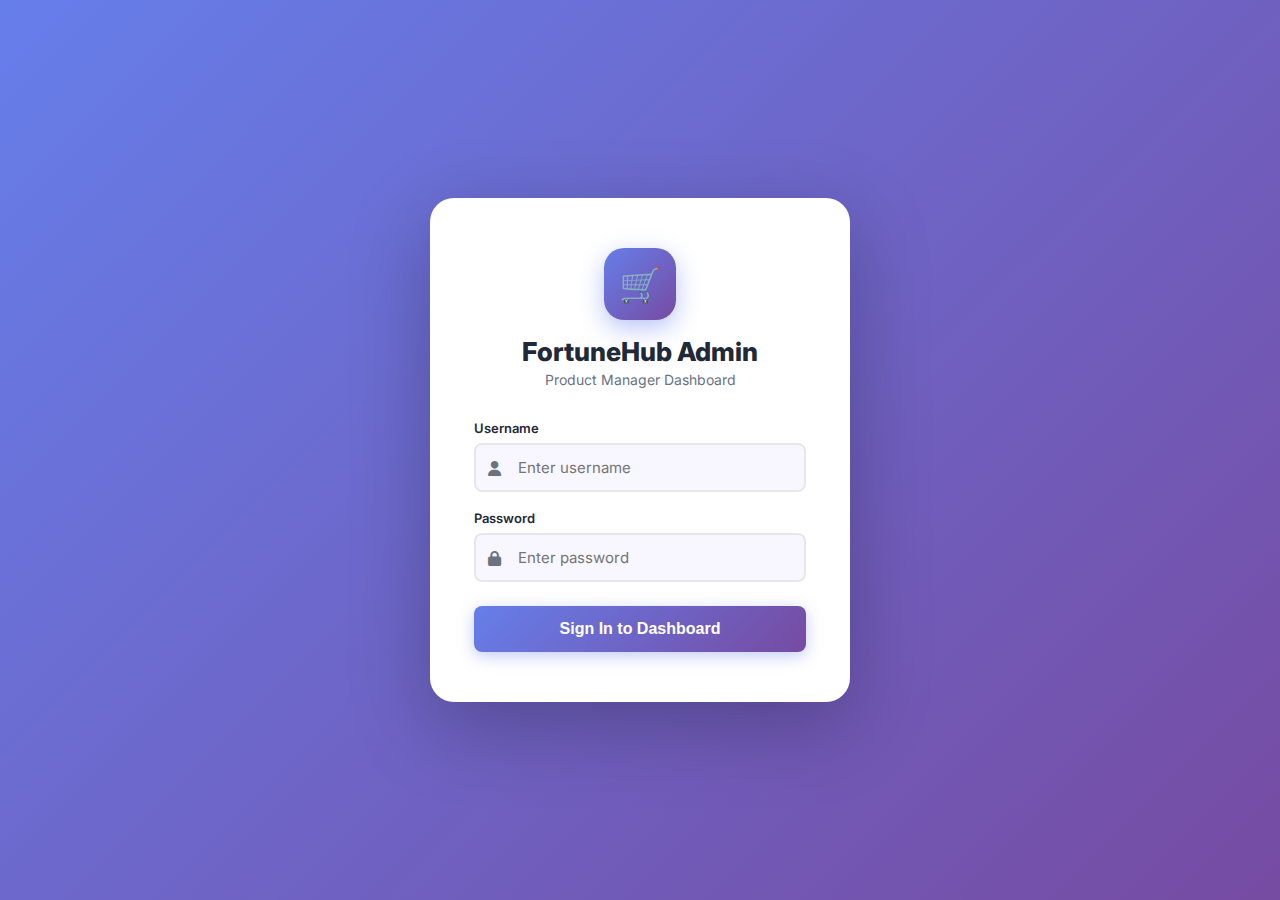
<file: admin-fixed.html>
<!DOCTYPE html>
<html lang="en">
<head>
  <meta charset="UTF-8" />
  <meta name="viewport" content="width=device-width, initial-scale=1.0" />
  <title>FortuneHub – Product Manager Admin</title>
  <link rel="preconnect" href="https://fonts.googleapis.com" />
  <link href="https://fonts.googleapis.com/css2?family=Inter:wght@300;400;500;600;700;800&display=swap" rel="stylesheet" />
  <link rel="stylesheet" href="https://cdnjs.cloudflare.com/ajax/libs/font-awesome/6.4.0/css/all.min.css" />

  <style>
    /* =========================================================
       CSS VARIABLES & RESET
    ========================================================= */
    :root {
      --primary:       #667eea;
      --primary-dark:  #764ba2;
      --gradient:      linear-gradient(135deg, #667eea 0%, #764ba2 100%);
      --success:       #10b981;
      --danger:        #ef4444;
      --warning:       #f59e0b;
      --info:          #3b82f6;
      --bg:            #f0f2ff;
      --surface:       #ffffff;
      --surface-2:     #f8f7ff;
      --border:        #e5e7eb;
      --text:          #1f2937;
      --text-muted:    #6b7280;
      --shadow-sm:     0 1px 3px rgba(0,0,0,.08);
      --shadow:        0 4px 16px rgba(102,126,234,.15);
      --shadow-lg:     0 10px 40px rgba(102,126,234,.25);
      --radius:        14px;
      --radius-sm:     8px;
      --sidebar-w:     260px;
    }

    *, *::before, *::after { box-sizing: border-box; margin: 0; padding: 0; }
    html { scroll-behavior: smooth; }

    body {
      font-family: 'Inter', sans-serif;
      background: var(--bg);
      color: var(--text);
      min-height: 100vh;
      -webkit-font-smoothing: antialiased;
    }

    /* =========================================================
       LOGIN SCREEN
    ========================================================= */
    #loginScreen {
      position: fixed; inset: 0;
      background: var(--gradient);
      display: flex; align-items: center; justify-content: center;
      z-index: 9999;
      padding: 20px;
    }

    .login-card {
      background: #fff;
      border-radius: 24px;
      padding: 50px 44px;
      width: 100%;
      max-width: 420px;
      box-shadow: 0 24px 80px rgba(0,0,0,.25);
      animation: slideUpFade .5s ease;
    }

    .login-logo {
      text-align: center;
      margin-bottom: 32px;
    }

    .login-logo .logo-icon {
      width: 72px; height: 72px;
      background: var(--gradient);
      border-radius: 20px;
      display: inline-flex; align-items: center; justify-content: center;
      font-size: 34px; color: #fff;
      margin-bottom: 16px;
      box-shadow: 0 8px 24px rgba(102,126,234,.45);
    }

    .login-logo h1 { font-size: 26px; font-weight: 800; color: var(--text); }
    .login-logo p  { font-size: 14px; color: var(--text-muted); margin-top: 4px; }

    .form-group { margin-bottom: 18px; }
    .form-group label { display: block; font-size: 13px; font-weight: 600; color: var(--text); margin-bottom: 7px; }

    .input-wrap {
      position: relative;
    }
    .input-wrap i {
      position: absolute; left: 14px; top: 50%; transform: translateY(-50%);
      color: var(--text-muted); font-size: 15px;
    }
    .input-wrap input {
      width: 100%; padding: 13px 14px 13px 42px;
      border: 2px solid var(--border);
      border-radius: var(--radius-sm);
      font-size: 15px; font-family: inherit;
      color: var(--text); background: var(--surface-2);
      transition: border-color .2s, box-shadow .2s;
      outline: none;
    }
    .input-wrap input:focus {
      border-color: var(--primary);
      box-shadow: 0 0 0 3px rgba(102,126,234,.18);
      background: #fff;
    }

    .btn-login {
      width: 100%;
      padding: 14px;
      background: var(--gradient);
      color: #fff;
      border: none; border-radius: var(--radius-sm);
      font-size: 16px; font-weight: 700;
      cursor: pointer; margin-top: 6px;
      transition: opacity .2s, transform .15s, box-shadow .2s;
      box-shadow: 0 4px 16px rgba(102,126,234,.4);
    }
    .btn-login:hover { opacity: .92; transform: translateY(-1px); box-shadow: 0 8px 24px rgba(102,126,234,.5); }
    .btn-login:active { transform: translateY(0); }

    .login-error {
      background: #fef2f2; border: 1px solid #fecaca;
      color: #dc2626; border-radius: 8px;
      padding: 10px 14px; font-size: 13px;
      margin-top: 14px; display: none;
    }

    /* =========================================================
       APP SHELL (SIDEBAR + MAIN)
    ========================================================= */
    #appShell { display: none; min-height: 100vh; }

    /* Sidebar */
    .sidebar {
      position: fixed; top: 0; left: 0;
      width: var(--sidebar-w); height: 100vh;
      background: var(--surface);
      box-shadow: 4px 0 24px rgba(102,126,234,.1);
      display: flex; flex-direction: column;
      z-index: 100; overflow-y: auto;
      transition: transform .3s ease;
    }

    .sidebar-header {
      padding: 28px 22px 20px;
      border-bottom: 1px solid var(--border);
    }

    .sidebar-brand {
      display: flex; align-items: center; gap: 12px;
    }

    .brand-icon {
      width: 44px; height: 44px;
      background: var(--gradient);
      border-radius: 12px;
      display: flex; align-items: center; justify-content: center;
      font-size: 22px; color: #fff;
      box-shadow: 0 4px 12px rgba(102,126,234,.4);
      flex-shrink: 0;
    }

    .brand-text { line-height: 1.2; }
    .brand-text strong { font-size: 17px; font-weight: 800; color: var(--text); }
    .brand-text span   { font-size: 11px; color: var(--text-muted); display: block; }

    .sidebar-nav { flex: 1; padding: 18px 12px; }

    .nav-section-title {
      font-size: 10px; font-weight: 700; letter-spacing: .08em;
      text-transform: uppercase; color: var(--text-muted);
      padding: 0 10px; margin: 18px 0 8px;
    }

    .nav-item {
      display: flex; align-items: center; gap: 12px;
      padding: 11px 14px; border-radius: 10px;
      font-size: 14px; font-weight: 500; color: var(--text-muted);
      cursor: pointer; transition: all .2s;
      text-decoration: none; margin-bottom: 2px;
      border: 1.5px solid transparent;
    }
    .nav-item i { font-size: 15px; width: 18px; text-align: center; }
    .nav-item:hover { background: var(--surface-2); color: var(--primary); }
    .nav-item.active {
      background: linear-gradient(135deg, rgba(102,126,234,.12) 0%, rgba(118,75,162,.12) 100%);
      color: var(--primary);
      font-weight: 600;
      border-color: rgba(102,126,234,.25);
    }

    .sidebar-footer {
      padding: 16px 20px;
      border-top: 1px solid var(--border);
    }

    .admin-pill {
      display: flex; align-items: center; gap: 10px;
    }

    .admin-avatar {
      width: 36px; height: 36px;
      background: var(--gradient);
      border-radius: 50%;
      display: flex; align-items: center; justify-content: center;
      color: #fff; font-size: 14px; font-weight: 700;
    }

    .admin-info { flex: 1; line-height: 1.3; }
    .admin-info strong { font-size: 13px; color: var(--text); display: block; }
    .admin-info span   { font-size: 11px; color: var(--text-muted); }

    .btn-logout {
      background: none; border: none;
      color: var(--text-muted); font-size: 16px; cursor: pointer;
      padding: 4px;
      transition: color .2s;
    }
    .btn-logout:hover { color: var(--danger); }

    /* Topbar logout button — always visible */
    .btn-topbar-logout {
      background: none;
      border: 1.5px solid var(--border);
      color: var(--text-muted);
      font-size: 14px;
      cursor: pointer;
      padding: 7px 11px;
      border-radius: var(--radius-sm);
      transition: color .2s, border-color .2s, background .2s;
      display: flex; align-items: center; gap: 6px;
      font-family: inherit; font-weight: 600;
      white-space: nowrap;
    }
    .btn-topbar-logout:hover {
      color: var(--danger);
      border-color: var(--danger);
      background: rgba(239,68,68,.06);
    }
    @media (max-width: 420px) {
      .btn-topbar-logout span { display: none; }
    }

    /* Mobile overlay */
    .sidebar-overlay {
      display: none;
      position: fixed; inset: 0;
      background: rgba(0,0,0,.5); z-index: 99;
    }
    .sidebar-overlay.show { display: block; }

    /* Main content */
    .main-content {
      margin-left: var(--sidebar-w);
      min-height: 100vh;
      display: flex; flex-direction: column;
      width: calc(100% - var(--sidebar-w));
      overflow-x: hidden;
    }

    /* Top bar */
    .topbar {
      position: sticky; top: 0;
      background: var(--surface);
      border-bottom: 1px solid var(--border);
      padding: 0 28px;
      height: 64px;
      display: flex; align-items: center; justify-content: space-between;
      z-index: 50;
      box-shadow: var(--shadow-sm);
    }

    .topbar-left {
      display: flex; align-items: center; gap: 14px;
    }

    .btn-hamburger {
      display: none;
      background: none; border: none;
      font-size: 20px; color: var(--text);
      cursor: pointer; padding: 4px;
    }

    .page-title {
      font-size: 18px; font-weight: 700; color: var(--text);
    }

    .page-breadcrumb {
      font-size: 12px; color: var(--text-muted); margin-top: 2px;
    }

    .topbar-right { display: flex; align-items: center; gap: 12px; }

    .topbar-badge {
      background: var(--gradient);
      color: #fff; font-size: 11px; font-weight: 600;
      padding: 4px 12px; border-radius: 20px;
    }

    /* Page content */
    .page-content { flex: 1; padding: 28px; max-width: 100%; overflow-x: hidden; }

    /* =========================================================
       VIEWS
    ========================================================= */
    .view { display: none; }
    .view.active { display: block; }

    /* =========================================================
       STAT CARDS
    ========================================================= */
    .stats-grid {
      display: grid;
      grid-template-columns: repeat(auto-fill, minmax(220px, 1fr));
      gap: 20px;
      margin-bottom: 28px;
    }

    .stat-card {
      background: var(--surface);
      border-radius: var(--radius);
      padding: 22px 24px;
      box-shadow: var(--shadow);
      display: flex; align-items: center; gap: 18px;
      border: 1px solid var(--border);
      transition: transform .2s, box-shadow .2s;
    }
    .stat-card:hover { transform: translateY(-3px); box-shadow: var(--shadow-lg); }

    .stat-icon {
      width: 54px; height: 54px; border-radius: 14px;
      display: flex; align-items: center; justify-content: center;
      font-size: 24px; flex-shrink: 0;
    }

    .stat-icon.purple { background: rgba(102,126,234,.15); color: var(--primary); }
    .stat-icon.green  { background: rgba(16,185,129,.15);  color: var(--success); }
    .stat-icon.orange { background: rgba(245,158,11,.15);  color: var(--warning); }
    .stat-icon.red    { background: rgba(239,68,68,.15);   color: var(--danger);  }
    .stat-icon.blue   { background: rgba(59,130,246,.15);  color: var(--info);    }

    /* ── Enhanced stat card hover ── */
    .stat-card:hover .stat-icon {
      transform: scale(1.08);
      transition: transform .2s;
    }
    #view-payments .stat-card {
      border-left: 3px solid transparent;
      transition: transform .2s, box-shadow .2s, border-color .2s;
    }
    #view-payments .stat-card:first-child:hover  { border-color: var(--primary); }
    #view-payments .stat-card:nth-child(2):hover { border-color: var(--success); }
    #view-payments .stat-card:nth-child(3):hover { border-color: var(--warning); }
    #view-payments .stat-card:nth-child(4):hover { border-color: var(--info);    }

    .stat-info { flex: 1; }
    .stat-value { font-size: 28px; font-weight: 800; color: var(--text); line-height: 1; }
    .stat-label { font-size: 13px; color: var(--text-muted); margin-top: 5px; }

    /* =========================================================
       SECTION HEADERS
    ========================================================= */
    .section-header {
      display: flex; align-items: center; justify-content: space-between;
      flex-wrap: wrap; gap: 12px;
      margin-bottom: 22px;
    }

    .section-header h2 {
      font-size: 20px; font-weight: 700; color: var(--text);
    }

    /* =========================================================
       BUTTONS
    ========================================================= */
    .btn {
      display: inline-flex; align-items: center; gap: 7px;
      padding: 10px 20px;
      border-radius: var(--radius-sm);
      font-size: 14px; font-weight: 600;
      cursor: pointer; border: none; outline: none;
      transition: all .2s; text-decoration: none;
      font-family: inherit;
    }
    .btn i { font-size: 13px; }

    .btn-primary {
      background: var(--gradient); color: #fff;
      box-shadow: 0 4px 14px rgba(102,126,234,.4);
    }
    .btn-primary:hover { opacity: .9; transform: translateY(-1px); box-shadow: 0 6px 20px rgba(102,126,234,.5); }

    .btn-secondary {
      background: var(--surface); color: var(--text);
      border: 1.5px solid var(--border);
    }
    .btn-secondary:hover { border-color: var(--primary); color: var(--primary); background: rgba(102,126,234,.05); }

    .btn-success { background: var(--success); color: #fff; }
    .btn-success:hover { opacity: .9; transform: translateY(-1px); }

    .btn-danger { background: var(--danger); color: #fff; }
    .btn-danger:hover { opacity: .9; transform: translateY(-1px); }

    .btn-sm { padding: 7px 14px; font-size: 12px; }
    .btn-icon { padding: 8px; border-radius: 8px; min-width: 34px; justify-content: center; }

    /* =========================================================
       SEARCH / FILTER BAR
    ========================================================= */
    .filter-bar {
      display: flex; align-items: center; gap: 12px;
      flex-wrap: wrap; margin-bottom: 20px;
    }

    .search-input-wrap { position: relative; flex: 1; min-width: 220px; }
    .search-input-wrap i {
      position: absolute; left: 12px; top: 50%; transform: translateY(-50%);
      color: var(--text-muted); font-size: 14px;
    }
    .search-input-wrap input {
      width: 100%; padding: 10px 14px 10px 38px;
      border: 1.5px solid var(--border); border-radius: var(--radius-sm);
      font-size: 14px; font-family: inherit; color: var(--text);
      background: var(--surface); outline: none;
      transition: border-color .2s, box-shadow .2s;
    }
    .search-input-wrap input:focus {
      border-color: var(--primary);
      box-shadow: 0 0 0 3px rgba(102,126,234,.15);
    }

    .filter-select {
      padding: 10px 14px;
      border: 1.5px solid var(--border); border-radius: var(--radius-sm);
      font-size: 14px; font-family: inherit; color: var(--text);
      background: var(--surface); outline: none; cursor: pointer;
      transition: border-color .2s;
    }
    .filter-select:focus { border-color: var(--primary); }

    /* =========================================================
       PRODUCTS GRID
    ========================================================= */
    .products-grid {
      display: grid;
      grid-template-columns: repeat(auto-fill, minmax(280px, 1fr));
      gap: 20px;
    }

    .product-admin-card {
      background: var(--surface);
      border-radius: var(--radius);
      border: 1.5px solid var(--border);
      overflow: hidden;
      box-shadow: var(--shadow);
      transition: transform .25s, box-shadow .25s, border-color .2s;
      position: relative;
    }
    .product-admin-card::after {
      content: '';
      position: absolute; inset: 0; border-radius: var(--radius);
      background: linear-gradient(135deg, rgba(102,126,234,.07) 0%, rgba(118,75,162,.04) 100%);
      opacity: 0; transition: opacity .25s; pointer-events: none;
    }
    .product-admin-card:hover {
      transform: translateY(-5px);
      box-shadow: 0 12px 40px rgba(102,126,234,.22);
      border-color: rgba(102,126,234,.35);
    }
    .product-admin-card:hover::after { opacity: 1; }

    .pcard-image-wrap {
      position: relative;
      width: 100%; padding-top: 62%;
      background: var(--surface-2); overflow: hidden;
    }
    .pcard-image-wrap img {
      position: absolute; inset: 0;
      width: 100%; height: 100%; object-fit: cover;
      transition: transform .3s;
    }
    .product-admin-card:hover .pcard-image-wrap img { transform: scale(1.05); }

    .pcard-badge {
      position: absolute; top: 10px; left: 10px;
      padding: 4px 10px; border-radius: 20px;
      font-size: 10px; font-weight: 800; text-transform: uppercase;
      letter-spacing: .05em;
      box-shadow: 0 2px 8px rgba(0,0,0,.2);
    }
    .pcard-badge.new    { background: #10b981; color: #fff; }
    .pcard-badge.sale   { background: #ef4444; color: #fff; }
    .pcard-badge.sold   { background: #374151; color: #fff; }
    .pcard-badge.oos    { background: #f59e0b; color: #fff; }

    .pcard-status {
      position: absolute; top: 10px; right: 10px;
      width: 10px; height: 10px; border-radius: 50%;
      box-shadow: 0 0 0 2px rgba(255,255,255,.8);
    }
    .pcard-status.active    { background: #10b981; }
    .pcard-status.inactive  { background: #f59e0b; }
    .pcard-status.sold-dot  { background: #374151; }

    .pcard-body { padding: 16px; }
    .pcard-category {
      font-size: 10px; font-weight: 700; letter-spacing: .08em;
      text-transform: uppercase; color: var(--primary); margin-bottom: 6px;
    }
    .pcard-name {
      font-size: 15px; font-weight: 700; color: var(--text);
      margin-bottom: 5px; line-height: 1.3;
      display: -webkit-box; -webkit-line-clamp: 2; -webkit-box-orient: vertical;
      overflow: hidden;
    }
    .pcard-price {
      font-size: 19px; font-weight: 800;
      background: var(--gradient); -webkit-background-clip: text;
      -webkit-text-fill-color: transparent; background-clip: text;
      margin-bottom: 12px; line-height: 1.2;
      display: inline-block;
    }

    .pcard-meta { display: flex; gap: 6px; flex-wrap: wrap; margin-bottom: 14px; }
    .meta-tag {
      padding: 3px 8px; border-radius: 6px;
      font-size: 11px; font-weight: 600;
    }
    .meta-tag.stock  { background: rgba(16,185,129,.1);  color: #059669; }
    .meta-tag.oos    { background: rgba(245,158,11,.1);  color: #d97706; }
    .meta-tag.sold   { background: rgba(55,65,81,.1);    color: #374151; }
    .meta-tag.new-t  { background: rgba(102,126,234,.1); color: var(--primary); }
    .meta-tag.sale-t { background: rgba(239,68,68,.1);   color: #dc2626; }

    .pcard-actions { display: flex; gap: 8px; }
    .pcard-actions .btn { flex: 1; justify-content: center; }

    /* =========================================================
       PRODUCT FORM (Modal / Panel)
    ========================================================= */
    .modal-backdrop {
      position: fixed; inset: 0;
      background: rgba(0,0,0,.55); backdrop-filter: blur(4px);
      z-index: 400; display: none; align-items: flex-start;
      justify-content: center; padding: 30px 16px; overflow-y: auto;
    }
    .modal-backdrop.show { display: flex; }

    .modal {
      background: var(--surface);
      border-radius: 20px; width: 100%; max-width: 680px;
      box-shadow: 0 24px 80px rgba(0,0,0,.3);
      animation: slideUpFade .35s ease;
      margin: auto;
      /* ✅ FIXED: Constrain modal height so it doesn't overflow screen on mobile */
      max-height: calc(100dvh - 40px);
      display: flex; flex-direction: column;
    }

    .modal-header {
      padding: 24px 28px 20px;
      border-bottom: 1px solid var(--border);
      display: flex; align-items: center; justify-content: space-between;
    }
    .modal-header h3 { font-size: 18px; font-weight: 700; color: var(--text); }

    .btn-close-modal {
      background: var(--surface-2); border: none;
      width: 34px; height: 34px; border-radius: 8px;
      font-size: 16px; cursor: pointer; color: var(--text-muted);
      display: flex; align-items: center; justify-content: center;
      transition: background .2s, color .2s;
    }
    .btn-close-modal:hover { background: #fee2e2; color: var(--danger); }

    .modal-body {
      padding: 24px 28px;
      /* ✅ FIXED: Make modal body scrollable on small screens */
      overflow-y: auto;
      -webkit-overflow-scrolling: touch;
      flex: 1;
    }
    .modal-footer {
      padding: 18px 28px;
      border-top: 1px solid var(--border);
      display: flex; justify-content: flex-end; gap: 10px;
    }

    /* Form fields */
    .form-row { display: grid; grid-template-columns: 1fr 1fr; gap: 16px; }
    @media (max-width: 540px) { .form-row { grid-template-columns: 1fr; } }

    .field { margin-bottom: 18px; }
    .field label {
      display: block; font-size: 13px; font-weight: 600;
      color: var(--text); margin-bottom: 7px;
    }
    .field label .req { color: var(--danger); }

    .field input, .field select, .field textarea {
      width: 100%; padding: 11px 14px;
      border: 1.5px solid var(--border); border-radius: var(--radius-sm);
      font-size: 14px; font-family: inherit; color: var(--text);
      background: var(--surface); outline: none;
      transition: border-color .2s, box-shadow .2s;
    }
    .field input:focus, .field select:focus, .field textarea:focus {
      border-color: var(--primary);
      box-shadow: 0 0 0 3px rgba(102,126,234,.15);
    }
    .field textarea { resize: vertical; min-height: 90px; }
    .field .hint { font-size: 12px; color: var(--text-muted); margin-top: 5px; }

    /* Image upload */
    .image-upload-area {
      border: 2px dashed var(--border);
      border-radius: 12px;
      padding: 24px;
      text-align: center;
      cursor: pointer;
      transition: border-color .2s, background .2s;
      background: var(--surface-2);
    }
    .image-upload-area:hover, .image-upload-area.drag-over {
      border-color: var(--primary);
      background: rgba(102,126,234,.05);
    }
    .image-upload-area i { font-size: 36px; color: var(--primary); opacity: .6; }
    .image-upload-area p { font-size: 13px; color: var(--text-muted); margin-top: 8px; }
    .image-upload-area span { font-size: 12px; color: var(--primary); font-weight: 600; }
    .image-upload-area input[type="file"] { display: none; }

    .preview-grid {
      display: grid; grid-template-columns: repeat(3, 1fr); gap: 10px;
      margin-top: 14px;
    }

    .preview-thumb {
      position: relative;
      aspect-ratio: 1; border-radius: 10px; overflow: hidden;
      border: 2px solid var(--border);
      background: var(--surface-2);
    }
    .preview-thumb img {
      width: 100%; height: 100%; object-fit: cover;
    }
    .preview-thumb.empty {
      display: flex; align-items: center; justify-content: center;
      color: var(--border); font-size: 22px;
    }
    .preview-thumb .remove-img {
      position: absolute; top: 4px; right: 4px;
      background: rgba(239,68,68,.9); color: #fff;
      width: 20px; height: 20px; border-radius: 50%;
      font-size: 10px; cursor: pointer;
      display: flex; align-items: center; justify-content: center;
      border: none; transition: transform .2s;
    }
    .preview-thumb .remove-img:hover { transform: scale(1.1); }
    .img-slot-badge {
      position: absolute; bottom: 4px; left: 4px;
      background: rgba(0,0,0,.55); color: #fff;
      font-size: 10px; font-weight: 600;
      width: 18px; height: 18px; border-radius: 50%;
      display: flex; align-items: center; justify-content: center;
    }
    /* Gallery picker styles */
    .gallery-item {
      position: relative; aspect-ratio: 1; border-radius: 8px; overflow: hidden;
      border: 2px solid var(--border); cursor: pointer; background: var(--surface-2);
      transition: border-color .2s, transform .15s, box-shadow .15s;
    }
    .gallery-item:hover {
      border-color: var(--primary); transform: scale(1.04);
      box-shadow: 0 4px 12px rgba(102,126,234,.3);
    }
    .gallery-item img { width: 100%; height: 100%; object-fit: cover; display: block; }
    .gallery-item-selected { border-color: var(--success) !important; }
    .gallery-check {
      position: absolute; top: 4px; right: 4px;
      background: var(--success); color: #fff;
      width: 18px; height: 18px; border-radius: 50%;
      font-size: 9px; display: flex; align-items: center; justify-content: center;
    }

    /* =========================================================
       TOGGLE SWITCHES — Color-coded, polished, accessible
    ========================================================= */
    .toggle-group {
      display: flex;
      gap: 16px;
      flex-wrap: wrap;
      align-items: center;
    }

    .toggle-item {
      display: inline-flex;
      align-items: center;
      gap: 10px;
      cursor: pointer;
      position: relative;
      user-select: none;
      padding: 8px 12px;
      border-radius: 12px;
      border: 1.5px solid var(--border);
      background: var(--surface);
      transition: background .2s, border-color .2s, box-shadow .2s;
      min-width: 140px;
    }

    .toggle-item:hover {
      background: var(--surface-2);
      border-color: rgba(102,126,234,.35);
      box-shadow: 0 2px 8px rgba(0,0,0,.06);
    }

    /* Visually hidden checkbox */
    .toggle-item input[type="checkbox"] {
      position: absolute;
      width: 1px; height: 1px;
      opacity: 0;
      pointer-events: none;
    }

    .toggle-track {
      flex-shrink: 0;
      width: 46px; height: 26px;
      border-radius: 13px;
      background: #d1d5db;
      position: relative;
      transition: background .25s, box-shadow .2s;
      box-shadow: inset 0 1px 3px rgba(0,0,0,.15);
    }

    .toggle-track::after {
      content: '';
      position: absolute;
      top: 3px; left: 3px;
      width: 20px; height: 20px;
      border-radius: 50%;
      background: #fff;
      box-shadow: 0 2px 6px rgba(0,0,0,.25);
      transition: transform .25s cubic-bezier(.4,0,.2,1);
    }

    /* Default checked = primary blue */
    input[type="checkbox"]:checked + .toggle-track {
      background: var(--primary);
      box-shadow: 0 0 0 3px rgba(102,126,234,.18);
    }
    input[type="checkbox"]:checked + .toggle-track::after {
      transform: translateX(20px);
    }

    /* Out-of-Stock toggle → orange when ON */
    .toggle-item.toggle-oos input[type="checkbox"]:checked + .toggle-track {
      background: var(--warning);
      box-shadow: 0 0 0 3px rgba(245,158,11,.2);
    }

    /* Sold toggle → red when ON */
    .toggle-item.toggle-sold input[type="checkbox"]:checked + .toggle-track {
      background: var(--danger);
      box-shadow: 0 0 0 3px rgba(239,68,68,.2);
    }

    /* Active item styling */
    .toggle-item.toggle-oos:has(input:checked) {
      border-color: var(--warning);
      background: rgba(245,158,11,.06);
    }
    .toggle-item.toggle-sold:has(input:checked) {
      border-color: var(--danger);
      background: rgba(239,68,68,.06);
    }

    .toggle-label {
      font-size: 13px;
      font-weight: 600;
      color: var(--text);
      line-height: 1;
    }

    .toggle-icon {
      font-size: 14px;
      line-height: 1;
    }

    input[type="checkbox"]:focus-visible + .toggle-track {
      outline: 3px solid rgba(102,126,234,.3);
      outline-offset: 2px;
    }

    /* =========================================================
       PAYMENTS UI — Modern, Professional, Premium
       Fully responsive. Scoped to #view-payments.
    ========================================================= */

    /* ── Section header clear-all button ── */
    #view-payments .section-header .btn-danger {
      background: linear-gradient(135deg, #ef4444, #dc2626);
      color: #fff; border: none;
      box-shadow: 0 4px 14px rgba(220,38,38,.3);
      padding: 10px 18px; border-radius: 10px; font-weight: 700;
      display: inline-flex; align-items: center; gap: 8px;
      transition: transform .15s, opacity .2s, box-shadow .2s;
    }
    #view-payments .section-header .btn-danger:hover {
      transform: translateY(-1px); box-shadow: 0 6px 20px rgba(220,38,38,.45);
    }

    /* ── Cards wrapper ── */
    #view-payments .filters-card,
    #view-payments .payments-card {
      background: var(--surface);
      border: 1px solid var(--border);
      border-radius: var(--radius);
      box-shadow: var(--shadow);
      padding: 22px 26px;
    }
    #view-payments .filters-card {
      margin-bottom: 20px;
      background: linear-gradient(135deg,#ffffff 0%,#f8f7ff 100%);
      border: 1.5px solid rgba(102,126,234,.18);
    }

    /* ── Filter section title ── */
    #view-payments .filters-title {
      font-size: 11.5px; font-weight: 800;
      text-transform: uppercase; letter-spacing: .08em;
      color: var(--text-muted); margin-bottom: 16px;
      display: flex; align-items: center; gap: 8px;
    }
    #view-payments .filters-title::before {
      content: ''; width: 3px; height: 14px;
      background: var(--gradient); border-radius: 2px;
    }

    /* ── Filters grid ── */
    #view-payments .filters-grid {
      display: grid;
      grid-template-columns: repeat(4, 1fr);
      gap: 14px; margin-bottom: 14px;
    }

    #view-payments .filter-group label {
      display: flex; align-items: center; gap: 6px;
      margin-bottom: 7px; color: var(--text);
      font-weight: 700; font-size: 11.5px;
      letter-spacing: .04em; text-transform: uppercase;
    }
    #view-payments .filter-group label i { font-size: 10px; color: var(--primary); opacity: .7; }

    #view-payments .filter-group input,
    #view-payments .filter-group select {
      width: 100%; padding: 10px 13px;
      border: 1.5px solid var(--border); border-radius: var(--radius-sm);
      font-size: 13.5px; font-family: inherit;
      transition: border-color .2s, box-shadow .2s, background .2s;
      background: var(--surface); color: var(--text);
      outline: none; box-sizing: border-box;
    }
    #view-payments .filter-group input:focus,
    #view-payments .filter-group select:focus {
      border-color: var(--primary);
      box-shadow: 0 0 0 3px rgba(102,126,234,.15);
      background: #fdfcff;
    }
    #view-payments .filter-group input:hover:not(:focus),
    #view-payments .filter-group select:hover:not(:focus) {
      border-color: rgba(102,126,234,.4);
    }

    #view-payments .filter-actions {
      display: flex; gap: 10px; flex-wrap: wrap;
      align-items: center; padding-top: 4px;
    }

    #view-payments .btn-filter,
    #view-payments .btn-reset {
      padding: 10px 20px; border: none;
      border-radius: var(--radius-sm);
      font-weight: 700; font-size: 13px; font-family: inherit;
      cursor: pointer;
      transition: transform .15s, opacity .2s, box-shadow .15s;
      display: inline-flex; align-items: center; gap: 8px;
    }
    #view-payments .btn-filter {
      background: var(--gradient); color: #fff;
      box-shadow: 0 4px 14px rgba(102,126,234,.35);
    }
    #view-payments .btn-reset {
      background: var(--surface-2); color: var(--text);
      border: 1.5px solid var(--border);
    }
    #view-payments .btn-filter:hover { transform: translateY(-1px); box-shadow: 0 6px 20px rgba(102,126,234,.45); }
    #view-payments .btn-reset:hover  { transform: translateY(-1px); background: #ededf5; border-color: var(--primary); color: var(--primary); }

    /* ── Payments card header strip ── */
    #view-payments .payments-card-header {
      display: flex; align-items: center; justify-content: space-between;
      margin-bottom: 16px; padding-bottom: 14px;
      border-bottom: 1px solid var(--border);
    }
    #view-payments .payments-card-title {
      font-size: 12px; font-weight: 800;
      text-transform: uppercase; letter-spacing: .08em; color: var(--text-muted);
      display: flex; align-items: center; gap: 8px;
    }
    #view-payments .payments-card-title::before {
      content: ''; width: 3px; height: 14px;
      background: var(--gradient); border-radius: 2px;
    }
    #view-payments .payments-card-count {
      font-size: 12px; font-weight: 700; color: var(--primary);
      background: rgba(102,126,234,.08);
      padding: 4px 12px; border-radius: 12px;
      border: 1px solid rgba(102,126,234,.18);
    }

    /* ── Table container ── */
    #view-payments .table-container {
      overflow-x: auto; -webkit-overflow-scrolling: touch;
      border-radius: 12px; border: 1px solid var(--border);
      box-shadow: inset 0 1px 3px rgba(0,0,0,.04);
    }

    #view-payments table { width: 100%; border-collapse: collapse; min-width: 820px; }

    #view-payments thead {
      background: var(--gradient);
      position: sticky; top: 0; z-index: 2;
    }
    #view-payments thead th {
      padding: 15px 14px; text-align: left;
      color: #fff; font-weight: 800; font-size: 11px;
      white-space: nowrap; text-transform: uppercase; letter-spacing: .08em;
    }
    #view-payments thead th:first-child { border-radius: 12px 0 0 0; }
    #view-payments thead th:last-child  { border-radius: 0 12px 0 0; }

    #view-payments tbody tr {
      border-bottom: 1px solid #f1f2f8;
      transition: background .15s;
    }
    #view-payments tbody tr:nth-child(even) { background: #fafbff; }
    #view-payments tbody tr:last-child { border-bottom: none; }
    #view-payments tbody tr:hover {
      background: rgba(102,126,234,.06);
      box-shadow: inset 3px 0 0 var(--primary);
    }
    #view-payments tbody td {
      padding: 14px 14px; color: var(--text);
      font-size: 13.5px; vertical-align: middle;
    }
    #view-payments tbody td code {
      background: rgba(102,126,234,.08);
      padding: 2px 6px; border-radius: 4px;
      font-size: 11px; color: var(--primary-dark);
    }

    /* ── Status badges ── */
    #view-payments .status-badge {
      display: inline-flex; align-items: center; gap: 6px;
      padding: 5px 12px; border-radius: 999px;
      font-size: 11px; font-weight: 800;
      letter-spacing: .05em; white-space: nowrap;
    }
    #view-payments .status-badge::before {
      content: ''; width: 7px; height: 7px;
      border-radius: 50%; flex-shrink: 0;
      animation: pulseDot 2s infinite;
    }
    @keyframes pulseDot {
      0%,100% { opacity:1; transform:scale(1); }
      50%      { opacity:.5; transform:scale(.7); }
    }
    #view-payments .status-success {
      background: rgba(16,185,129,.1); color: #059669;
      border: 1.5px solid rgba(16,185,129,.25);
    }
    #view-payments .status-success::before { background: #10b981; }
    #view-payments .status-pending {
      background: rgba(245,158,11,.1); color: #d97706;
      border: 1.5px solid rgba(245,158,11,.3);
    }
    #view-payments .status-pending::before { background: #f59e0b; }
    #view-payments .status-failed {
      background: rgba(239,68,68,.1); color: #dc2626;
      border: 1.5px solid rgba(239,68,68,.2);
    }
    #view-payments .status-failed::before { background: #ef4444; animation: none; }

    /* ── View button ── */
    #view-payments .btn-view {
      padding: 7px 14px;
      background: linear-gradient(135deg,rgba(102,126,234,.1),rgba(118,75,162,.1));
      color: var(--primary);
      border: 1.5px solid rgba(102,126,234,.25);
      border-radius: 8px; font-size: 12px; font-weight: 700;
      font-family: inherit; cursor: pointer; transition: all .18s;
      display: inline-flex; align-items: center; gap: 6px; white-space: nowrap;
    }
    #view-payments .btn-view:hover {
      background: var(--gradient); color: #fff;
      border-color: transparent; transform: translateY(-1px);
      box-shadow: 0 4px 14px rgba(102,126,234,.35);
    }

    /* ── Single row delete button ── */
    #view-payments .btn-del-tx {
      padding: 7px 10px;
      background: rgba(239,68,68,.08);
      color: var(--danger);
      border: 1.5px solid rgba(239,68,68,.25);
      border-radius: 8px; font-size: 12px; font-weight: 700;
      font-family: inherit; cursor: pointer; transition: all .18s;
      display: inline-flex; align-items: center; gap: 5px; white-space: nowrap;
    }
    #view-payments .btn-del-tx:hover {
      background: var(--danger); color: #fff;
      border-color: transparent; transform: translateY(-1px);
      box-shadow: 0 4px 14px rgba(239,68,68,.35);
    }

    /* ── Pagination ── */
    #view-payments .pagination {
      display: flex; justify-content: space-between;
      align-items: center; margin-top: 18px;
      padding-top: 16px; border-top: 1px solid var(--border);
      flex-wrap: wrap; gap: 10px;
    }
    #view-payments .pagination button {
      padding: 9px 18px; border: none;
      background: var(--gradient); color: #fff; border-radius: 9px;
      cursor: pointer; font-weight: 700; font-family: inherit; font-size: 13px;
      display: inline-flex; align-items: center; gap: 6px;
      transition: opacity .2s, transform .15s, box-shadow .15s;
      box-shadow: 0 3px 10px rgba(102,126,234,.3);
    }
    #view-payments .pagination button:hover:not(:disabled) {
      transform: translateY(-1px); box-shadow: 0 5px 18px rgba(102,126,234,.42);
    }
    #view-payments .pagination button:disabled { opacity: .4; cursor: not-allowed; transform: none; box-shadow: none; }
    #view-payments .page-info {
      color: var(--text-muted); font-size: 13px; font-weight: 600;
      background: var(--surface-2); padding: 6px 14px;
      border-radius: 20px; border: 1px solid var(--border);
    }

    /* ── Loading ── */
    #view-payments .loading {
      text-align: center; padding: 32px; display: none; color: var(--text-muted);
    }
    #view-payments .loading .spinner {
      width: 36px; height: 36px;
      border: 3px solid rgba(102,126,234,.18);
      border-top: 3px solid var(--primary); border-radius: 50%;
      animation: spin 1s linear infinite; margin: 0 auto 14px;
    }
    #view-payments .loading p { font-size: 13px; font-weight: 600; }

    /* ── Mobile payment cards (< 640px) ── */
    .pay-card-list { display: none; }

    @media (max-width: 900px) {
      #view-payments .filters-grid { grid-template-columns: 1fr 1fr; }
    }
    @media (max-width: 640px) {
      #view-payments .payments-card-header { flex-direction: column; align-items: flex-start; gap: 8px; }
    }

    @media (max-width: 640px) {
      #view-payments .filters-card,
      #view-payments .payments-card { padding: 14px 14px; }

      #view-payments .filters-grid { grid-template-columns: 1fr; gap: 10px; }

      #view-payments .table-container { display: none; }
      .pay-card-list { display: flex; flex-direction: column; gap: 12px; }

      #view-payments .pagination {
        justify-content: center;
        gap: 8px;
      }

      #view-payments .pagination .page-info { width: 100%; text-align: center; order: -1; }
    }

    /* ── Payment row card (mobile) — Premium ── */
    .pay-card {
      background: var(--surface);
      border: 1.5px solid var(--border);
      border-radius: 16px;
      padding: 16px;
      position: relative;
      box-shadow: var(--shadow);
      transition: box-shadow .2s, border-color .2s;
    }
    .pay-card:hover {
      box-shadow: var(--shadow-lg);
      border-color: rgba(102,126,234,.3);
    }
    .pay-card-top {
      display: flex;
      justify-content: space-between;
      align-items: flex-start;
      margin-bottom: 12px;
      gap: 10px;
    }
    .pay-card-ref {
      font-family: monospace;
      font-size: 11px;
      color: var(--text-muted);
      word-break: break-all;
      flex: 1;
      background: rgba(102,126,234,.06);
      padding: 4px 8px; border-radius: 5px;
    }
    .pay-card-amount {
      font-size: 20px;
      font-weight: 900;
      background: var(--gradient);
      -webkit-background-clip: text; -webkit-text-fill-color: transparent;
      background-clip: text;
      white-space: nowrap;
    }
    .pay-card-row {
      display: flex;
      justify-content: space-between;
      align-items: center;
      font-size: 12.5px;
      color: var(--text-muted);
      margin-bottom: 7px;
      padding: 0 2px;
    }
    .pay-card-row strong { color: var(--text); font-weight: 600; }
    .pay-card-footer {
      display: flex;
      justify-content: space-between;
      align-items: center;
      margin-top: 12px;
      padding-top: 12px;
      border-top: 1px dashed var(--border);
    }
    .table-wrap {
      background: var(--surface);
      border-radius: var(--radius);
      border: 1px solid var(--border);
      box-shadow: var(--shadow);
      overflow: hidden;
    }

    table {
      width: 100%; border-collapse: collapse;
    }

    thead th {
      background: var(--surface-2);
      padding: 12px 16px;
      text-align: left;
      font-size: 12px; font-weight: 700;
      text-transform: uppercase; letter-spacing: .05em;
      color: var(--text-muted);
      border-bottom: 1px solid var(--border);
    }

    tbody tr { border-bottom: 1px solid var(--border); transition: background .15s; }
    tbody tr:last-child { border-bottom: none; }
    tbody tr:hover { background: var(--surface-2); }

    tbody td {
      padding: 13px 16px; font-size: 13.5px; color: var(--text);
    }

    .badge {
      display: inline-flex; align-items: center; gap: 5px;
      padding: 3px 10px; border-radius: 20px;
      font-size: 11px; font-weight: 700;
    }
    .badge-success { background: rgba(16,185,129,.1); color: #059669; }
    .badge-pending { background: rgba(245,158,11,.1);  color: #d97706; }
    .badge-fail    { background: rgba(239,68,68,.1);   color: #dc2626; }

    .pagination {
      display: flex; align-items: center; justify-content: space-between;
      padding: 14px 20px; border-top: 1px solid var(--border);
      background: var(--surface);
    }
    .pagination-info { font-size: 13px; color: var(--text-muted); }
    .pagination-btns { display: flex; gap: 6px; }
    .page-btn {
      padding: 6px 12px; border-radius: 6px;
      font-size: 13px; cursor: pointer; border: 1.5px solid var(--border);
      background: var(--surface); color: var(--text); transition: all .2s;
    }
    .page-btn.active  { background: var(--primary); color: #fff; border-color: var(--primary); }
    .page-btn:hover:not(.active) { border-color: var(--primary); color: var(--primary); }

    /* =========================================================
       EMPTY STATE
    ========================================================= */
    .empty-state {
      text-align: center; padding: 60px 20px;
      color: var(--text-muted);
    }
    .empty-state i { font-size: 52px; opacity: .35; margin-bottom: 16px; }
    .empty-state h3 { font-size: 18px; font-weight: 600; color: var(--text); margin-bottom: 8px; }
    .empty-state p  { font-size: 14px; }

    /* =========================================================
       TOAST
    ========================================================= */
    #toastContainer {
      position: fixed; bottom: 24px; right: 24px;
      z-index: 9999; display: flex; flex-direction: column; gap: 10px;
    }

    .toast {
      background: var(--surface);
      border-radius: 12px; padding: 14px 18px;
      box-shadow: 0 8px 32px rgba(0,0,0,.18);
      display: flex; align-items: center; gap: 12px;
      min-width: 280px; max-width: 380px;
      animation: toastIn .35s ease;
      border-left: 4px solid var(--primary);
    }
    .toast.success { border-color: var(--success); }
    .toast.error   { border-color: var(--danger);  }
    .toast.warn    { border-color: var(--warning);  }
    .toast i { font-size: 18px; }
    .toast.success i { color: var(--success); }
    .toast.error   i { color: var(--danger);  }
    .toast.warn    i { color: var(--warning); }
    .toast-msg { font-size: 14px; font-weight: 500; color: var(--text); flex: 1; }

    @keyframes toastIn {
      from { opacity: 0; transform: translateX(30px); }
      to   { opacity: 1; transform: translateX(0); }
    }

    /* =========================================================
       LOADING SPINNER (inline)
    ========================================================= */
    .spinner {
      width: 20px; height: 20px;
      border: 3px solid rgba(255,255,255,.3);
      border-top-color: #fff;
      border-radius: 50%;
      animation: spin .7s linear infinite;
      display: inline-block;
    }

    .spinner.dark {
      border-color: rgba(102,126,234,.3);
      border-top-color: var(--primary);
    }

    @keyframes spin { to { transform: rotate(360deg); } }

    /* =========================================================
       CONFIRM DIALOG
    ========================================================= */
    #confirmDialog {
      position: fixed; inset: 0;
      background: rgba(0,0,0,.55); backdrop-filter: blur(4px);
      z-index: 500; display: none;
      align-items: center; justify-content: center;
    }
    #confirmDialog.show { display: flex; }

    .confirm-box {
      background: var(--surface);
      border-radius: 20px; padding: 36px 32px;
      max-width: 380px; width: 92%;
      text-align: center;
      box-shadow: 0 24px 80px rgba(0,0,0,.3);
      animation: slideUpFade .3s ease;
    }
    .confirm-box .confirm-icon {
      font-size: 44px; color: var(--danger);
      margin-bottom: 16px;
    }
    .confirm-box h3 { font-size: 20px; font-weight: 700; color: var(--text); margin-bottom: 10px; }
    .confirm-box p  { font-size: 14px; color: var(--text-muted); margin-bottom: 24px; }
    .confirm-btns   { display: flex; gap: 10px; justify-content: center; }

    /* =========================================================
       ANIMATIONS
    ========================================================= */
    @keyframes slideUpFade {
      from { opacity: 0; transform: translateY(20px); }
      to   { opacity: 1; transform: translateY(0); }
    }

    /* =========================================================
       RESPONSIVE
    ========================================================= */
    @media (max-width: 900px) {
      .sidebar {
        transform: translateX(calc(-1 * var(--sidebar-w)));
      }
      .sidebar.open { transform: translateX(0); }
      .main-content { margin-left: 0; width: 100%; }
      .btn-hamburger { display: flex; }
    }

    @media (max-width: 768px) {
      /* Table responsive: hide less-important columns */
      .table-wrap { overflow-x: auto; -webkit-overflow-scrolling: touch; }
      table { min-width: 620px; }
      .section-header { flex-direction: column; align-items: flex-start; gap: 10px; }
      .section-header > div, .section-header > button { width: 100%; }
      .filter-bar { flex-direction: column; gap: 10px; }
      .filter-bar .search-input-wrap { width: 100%; }
      .filter-bar .filter-select { width: 100%; }
    }

    @media (max-width: 600px) {
      .stats-grid { grid-template-columns: repeat(2, 1fr); }
      .products-grid { grid-template-columns: 1fr 1fr; }
      .page-content { padding: 10px; }
      .topbar { padding: 0 12px; height: 56px; }
      .modal-body, .modal-header, .modal-footer { padding: 14px 16px; }
      /* ✅ FIXED: Ensure preview grid + save button always visible on small phones */
      .modal { max-height: calc(100dvh - 20px); }
      .preview-grid { grid-template-columns: repeat(3, 1fr); }
      .form-row { grid-template-columns: 1fr !important; }
      .modal { width: 96vw !important; max-width: 96vw !important; }
      th, td { padding: 8px 10px !important; font-size: 12px !important; }
      .pcard-actions { flex-direction: row; flex-wrap: wrap; }
      #view-payments .filters-card,
      #view-payments .payments-card { padding: 12px 10px; }
      .stat-card { padding: 14px 12px; gap: 12px; }
      .stat-icon { width: 44px; height: 44px; font-size: 18px; }
      .stat-value { font-size: 20px; }
    }

    @media (max-width: 420px) {
      .products-grid { grid-template-columns: 1fr; }
      .stats-grid { grid-template-columns: 1fr 1fr; }
      .page-content { padding: 8px 6px; }
      .topbar-badge { display: none; }
      code { font-size: 10px !important; }
      #view-payments .filters-card,
      #view-payments .payments-card { padding: 10px 8px; }
      .pay-card { padding: 12px 10px; }
      .pay-card-amount { font-size: 16px; }
    }

    /* Scrollbar */
    ::-webkit-scrollbar { width: 6px; }
    ::-webkit-scrollbar-track { background: transparent; }
    ::-webkit-scrollbar-thumb { background: rgba(102,126,234,.3); border-radius: 3px; }
    ::-webkit-scrollbar-thumb:hover { background: var(--primary); }
  </style>
</head>
<body>

<!-- =====================================================
     LOGIN SCREEN
===================================================== -->
<div id="loginScreen">
  <div class="login-card">
    <div class="login-logo">
      <div class="logo-icon">🛒</div>
      <h1>FortuneHub Admin</h1>
      <p>Product Manager Dashboard</p>
    </div>

    <form id="loginForm" autocomplete="on">
      <div class="form-group">
        <label for="adminUser">Username</label>
        <div class="input-wrap">
          <i class="fas fa-user"></i>
          <input type="text" id="adminUser" placeholder="Enter username" autocomplete="username" required />
        </div>
      </div>
      <div class="form-group">
        <label for="adminPass">Password</label>
        <div class="input-wrap">
          <i class="fas fa-lock"></i>
          <input type="password" id="adminPass" placeholder="Enter password" autocomplete="current-password" required />
        </div>
      </div>
      <button type="submit" class="btn-login" id="loginBtn">
        <span id="loginBtnText">Sign In to Dashboard</span>
      </button>
    </form>
    <div class="login-error" id="loginError">
      <i class="fas fa-exclamation-circle"></i> Invalid credentials. Please try again.
    </div>
  </div>
</div>

<!-- =====================================================
     APP SHELL
===================================================== -->
<div id="appShell">
  <!-- Sidebar overlay (mobile) -->
  <div class="sidebar-overlay" id="sidebarOverlay"></div>

  <!-- SIDEBAR -->
  <aside class="sidebar" id="sidebar">
    <div class="sidebar-header">
      <div class="sidebar-brand">
        <div class="brand-icon">🛒</div>
        <div class="brand-text">
          <strong>FortuneHub</strong>
          <span>Admin Dashboard</span>
        </div>
      </div>
    </div>

    <nav class="sidebar-nav">
      <div class="nav-section-title">Main</div>
      <a class="nav-item active" data-view="dashboard" href="#">
        <i class="fas fa-chart-pie"></i> Dashboard
      </a>
      <a class="nav-item" data-view="products" href="#">
        <i class="fas fa-box"></i> Products
      </a>

      <div class="nav-section-title">Orders</div>
      <a class="nav-item" data-view="payments" href="#">
        <i class="fas fa-credit-card"></i> Payments
      </a>
    </nav>

    <div class="sidebar-footer">
      <div class="admin-pill">
        <div class="admin-avatar" id="adminAvatar">A</div>
        <div class="admin-info">
          <strong id="adminNameDisplay">Admin</strong>
          <span>Administrator</span>
        </div>
        <button class="btn-logout" id="logoutBtn" title="Sign out">
          <i class="fas fa-sign-out-alt"></i>
        </button>
      </div>
    </div>
  </aside>

  <!-- MAIN CONTENT -->
  <div class="main-content">
    <!-- TOP BAR -->
    <header class="topbar">
      <div class="topbar-left">
        <button class="btn-hamburger" id="hamburgerBtn">
          <i class="fas fa-bars"></i>
        </button>
        <div>
          <div class="page-title" id="pageTitle">Dashboard</div>
          <div class="page-breadcrumb" id="pageBreadcrumb">Overview</div>
        </div>
      </div>
      <div class="topbar-right">
        <span class="topbar-badge" id="liveStatus">🟢 Live</span>
        <button class="btn-topbar-logout" id="topbarLogoutBtn" title="Sign out">
          <i class="fas fa-sign-out-alt"></i>
          <span>Logout</span>
        </button>
      </div>
    </header>

    <!-- PAGE CONTENT -->
    <main class="page-content">

      <!-- =============================================
           VIEW: DASHBOARD
      ============================================= -->
      <div class="view active" id="view-dashboard">
        <div class="stats-grid" id="dashboardStats">
          <div class="stat-card">
            <div class="stat-icon purple"><i class="fas fa-box"></i></div>
            <div class="stat-info">
              <div class="stat-value" id="statTotalProducts">–</div>
              <div class="stat-label">Total Products</div>
            </div>
          </div>
          <div class="stat-card">
            <div class="stat-icon green"><i class="fas fa-check-circle"></i></div>
            <div class="stat-info">
              <div class="stat-value" id="statInStock">–</div>
              <div class="stat-label">In Stock</div>
            </div>
          </div>
          <div class="stat-card">
            <div class="stat-icon orange"><i class="fas fa-exclamation-triangle"></i></div>
            <div class="stat-info">
              <div class="stat-value" id="statOutOfStock">–</div>
              <div class="stat-label">Out of Stock</div>
            </div>
          </div>
          <div class="stat-card">
            <div class="stat-icon red"><i class="fas fa-ban"></i></div>
            <div class="stat-info">
              <div class="stat-value" id="statSold">–</div>
              <div class="stat-label">Sold</div>
            </div>
          </div>
          <div class="stat-card">
            <div class="stat-icon blue"><i class="fas fa-naira-sign"></i></div>
            <div class="stat-info">
              <div class="stat-value" id="statRevenue">–</div>
              <div class="stat-label">Total Payments</div>
            </div>
          </div>
        </div>

        <div class="section-header">
          <h2>Recent Products</h2>
          <button class="btn btn-primary" id="dashAddProductBtn">
            <i class="fas fa-plus"></i> Add Product
          </button>
        </div>

        <div class="products-grid" id="dashProductsGrid"></div>
      </div>

      <!-- =============================================
           VIEW: PRODUCTS
      ============================================= -->
      <div class="view" id="view-products">
        <div class="section-header">
          <h2>All Products <span id="productCount" style="font-size:14px;color:var(--text-muted);font-weight:500;"></span></h2>
          <button class="btn btn-primary" id="openAddProductBtn">
            <i class="fas fa-plus"></i> Add Product
          </button>
        </div>

        <div class="filter-bar">
          <div class="search-input-wrap">
            <i class="fas fa-search"></i>
            <input type="text" id="productSearch" placeholder="Search products..." />
          </div>
          <select class="filter-select" id="categoryFilter">
            <option value="all">All Categories</option>
            <option value="phones">Phones</option>
            <option value="laptops">Laptops</option>
            <option value="accessories">Accessories</option>
            <option value="speakers">Speakers</option>
            <option value="watches">Watches</option>
            <option value="games">Games</option>
          </select>
          <select class="filter-select" id="statusFilter">
            <option value="all">All Status</option>
            <option value="instock">In Stock</option>
            <option value="outofstock">Out of Stock</option>
            <option value="sold">Sold</option>
            <option value="new">New Tag</option>
            <option value="sale">Sale Tag</option>
          </select>
        </div>

        <div class="products-grid" id="productsListGrid"></div>

        <div class="empty-state" id="productsEmptyState" style="display:none;">
          <i class="fas fa-box-open"></i>
          <h3>No products found</h3>
          <p>Try adjusting your filters or add a new product.</p>
        </div>
      </div>

      <!-- =============================================
           VIEW: PAYMENTS
      ============================================= -->
      <div class="view" id="view-payments">

        <div class="section-header">
          <h2>Transaction History</h2>
          <button class="btn btn-danger" id="clearAllBtn" type="button">
            <i class="fas fa-trash-alt"></i> Clear All Transactions
          </button>
        </div>

        <!-- Stats Cards -->
        <div class="stats-grid">
          <div class="stat-card">
            <div class="stat-icon purple"><i class="fas fa-receipt"></i></div>
            <div class="stat-info">
              <div class="stat-value" id="payStatTotal">0</div>
              <div class="stat-label">Total Transactions</div>
            </div>
          </div>

          <div class="stat-card">
            <div class="stat-icon green"><i class="fas fa-check-circle"></i></div>
            <div class="stat-info">
              <div class="stat-value" id="payStatSuccess">0</div>
              <div class="stat-label">Successful</div>
            </div>
          </div>

          <div class="stat-card">
            <div class="stat-icon orange"><i class="fas fa-clock"></i></div>
            <div class="stat-info">
              <div class="stat-value" id="payStatPending">0</div>
              <div class="stat-label">Pending</div>
            </div>
          </div>

          <div class="stat-card">
            <div class="stat-icon blue"><i class="fas fa-naira-sign"></i></div>
            <div class="stat-info">
              <div class="stat-value" id="payStatRevenue">₦0</div>
              <div class="stat-label">Total Revenue</div>
            </div>
          </div>
        </div>

        <!-- Filters -->
        <div class="filters-card">
          <div class="filters-title"><i class="fas fa-sliders-h"></i> Filter Transactions</div>
          <div class="filters-grid">
            <div class="filter-group">
              <label><i class="fas fa-circle-dot"></i> Status</label>
              <select id="paymentStatusFilter">
                <option value="all">All Status</option>
                <option value="success">Success</option>
                <option value="pending">Pending</option>
                <option value="failed">Failed</option>
              </select>
            </div>

            <div class="filter-group">
              <label><i class="fas fa-search"></i> Search</label>
              <input type="text" id="paymentSearch" placeholder="Reference or Email..." />
            </div>

            <div class="filter-group">
              <label><i class="fas fa-calendar-alt"></i> Start Date</label>
              <input type="date" id="payStartDate" />
            </div>

            <div class="filter-group">
              <label><i class="fas fa-calendar-check"></i> End Date</label>
              <input type="date" id="payEndDate" />
            </div>
          </div>

          <div class="filter-actions">
            <button class="btn-filter" id="applyPayFilters" type="button"><i class="fas fa-filter"></i> Apply Filters</button>
            <button class="btn-reset" id="resetPayFilters" type="button"><i class="fas fa-redo"></i> Reset</button>
          </div>
        </div>

        <!-- Payments Table -->
        <div class="payments-card">
          <div class="payments-card-header">
            <span class="payments-card-title"><i class="fas fa-list-ul"></i> Transactions</span>
            <span class="payments-card-count" id="txCountLabel">—</span>
          </div>
          <div id="loadingIndicator" class="loading">
            <div class="spinner"></div>
            <p>Loading transactions...</p>
          </div>

          <div class="table-container" id="tableContainer">
            <table id="paymentsTable">
              <thead>
                <tr>
                  <th>Date</th>
                  <th>Reference</th>
                  <th>Customer</th>
                  <th>Email</th>
                  <th>Amount</th>
                  <th>Status</th>
                  <th>Actions</th>
                </tr>
              </thead>
              <tbody id="paymentsTableBody">
                <tr><td colspan="7" style="text-align:center;padding:40px;color:#999;">Loading payments…</td></tr>
              </tbody>
            </table>
          </div>

          <!-- Mobile card view (shown on small screens via CSS) -->
          <div class="pay-card-list" id="payCardList">
            <!-- Populated by JS on mobile -->
          </div>

          <div class="pagination" id="pagination">
            <button id="prevPage" disabled><i class="fas fa-chevron-left"></i> Previous</button>
            <span class="page-info" id="pageInfo">Page 1 of 1</span>
            <button id="nextPage" disabled>Next <i class="fas fa-chevron-right"></i></button>
          </div>
        </div>

      </div>
</div>

    </main><!-- /page-content -->
  </div><!-- /main-content -->
</div><!-- /appShell -->

<!-- =====================================================
     PAYMENT DETAIL MODAL
===================================================== -->
<div class="modal-backdrop" id="payDetailModal">
  <div class="modal" role="dialog" aria-modal="true" style="max-width:560px;">
    <div class="modal-header">
      <h3><i class="fas fa-receipt" style="margin-right:8px;"></i>Transaction Details</h3>
      <button class="btn-close-modal" id="closePayDetailModal" title="Close">
        <i class="fas fa-times"></i>
      </button>
    </div>
    <div class="modal-body" id="payDetailBody" style="padding:20px 24px;">
      <!-- Populated by JS -->
    </div>
  </div>
</div>

<!-- =====================================================
     PRODUCT FORM MODAL
===================================================== -->
<div class="modal-backdrop" id="productModal">
  <div class="modal" role="dialog" aria-modal="true">
    <div class="modal-header">
      <h3 id="productModalTitle">Add New Product</h3>
      <button class="btn-close-modal" id="closeProductModal" title="Close">
        <i class="fas fa-times"></i>
      </button>
    </div>
    <div class="modal-body">
      <form id="productForm" autocomplete="off">
        <!-- Hidden ID for edit -->
        <input type="hidden" id="editProductId" />

        <!-- Name + Category -->
        <div class="form-row">
          <div class="field">
            <label>Product Name <span class="req">*</span></label>
            <input type="text" id="fName" placeholder="e.g. iPhone 14 Pro Max" required />
          </div>
          <div class="field">
            <label>Category <span class="req">*</span></label>
            <select id="fCategory" required>
              <option value="">Select category</option>
              <option value="phones">Phones</option>
              <option value="laptops">Laptops</option>
              <option value="accessories">Accessories</option>
              <option value="speakers">Speakers</option>
              <option value="watches">Watches</option>
              <option value="games">Games</option>
              <option value="other">Other</option>
            </select>
          </div>
        </div>

        <!-- Price + Tag -->
        <div class="form-row">
          <div class="field">
            <label>Price (₦) <span class="req">*</span></label>
            <input type="number" id="fPrice" placeholder="e.g. 39999" min="0" step="1" required />
            <p class="hint">Enter amount in Naira (e.g. 39999 = ₦39,999)</p>
          </div>
          <div class="field">
            <label>Product Tag</label>
            <select id="fTag">
              <option value="none">None</option>
              <option value="new">New</option>
              <option value="sale">Sale</option>
            </select>
          </div>
        </div>

        <!-- Description -->
        <div class="field">
          <label>Description</label>
          <textarea id="fDescription" placeholder="Enter product description..."></textarea>
        </div>

        <!-- Status Toggles -->
        <div class="field">
          <label>Product Status</label>
          <div class="toggle-group">
            <label class="toggle-item toggle-oos">
              <input type="checkbox" id="fOutOfStock" />
              <span class="toggle-track"></span>
              <span class="toggle-icon">🟠</span>
              <span class="toggle-label">Out of Stock</span>
            </label>
            <label class="toggle-item toggle-sold">
              <input type="checkbox" id="fSold" />
              <span class="toggle-track"></span>
              <span class="toggle-icon">🔴</span>
              <span class="toggle-label">Sold</span>
            </label>
          </div>
          <p class="hint" style="margin-top:8px;">Toggle orange = out of stock. Toggle red = sold out permanently.</p>
        </div>

        <!-- Image Upload -->
        <div class="field">
          <label>Product Images <span style="font-weight:400;color:var(--text-muted);">(up to 3 images)</span></label>

          <!-- Tab switcher: Upload / URL / Gallery -->
          <div style="display:flex;gap:8px;margin-bottom:12px;flex-wrap:wrap;">
            <button type="button" class="btn btn-sm" id="tabUpload" onclick="switchImageTab('upload')"
              style="background:var(--gradient);color:#fff;">
              <i class="fas fa-upload"></i> Upload File
            </button>
            <button type="button" class="btn btn-sm btn-secondary" id="tabUrl" onclick="switchImageTab('url')">
              <i class="fas fa-link"></i> Image URL
            </button>
            <button type="button" class="btn btn-sm btn-secondary" id="tabGallery" onclick="switchImageTab('gallery')">
              <i class="fas fa-images"></i> Gallery
            </button>
          </div>

          <!-- Upload zone -->
          <div id="uploadZone">
            <div class="image-upload-area" id="dropZone">
              <i class="fas fa-cloud-upload-alt"></i>
              <p>Drag &amp; drop images here</p>
              <span>or click to browse (select up to 3 images at once)</span>
              <input type="file" id="imageFileInput" accept="image/*" multiple />
            </div>
          </div>

          <!-- URL inputs -->
          <div id="urlZone" style="display:none;">
            <div class="field" style="margin-bottom:8px;">
              <input type="url" id="fImageUrl1" placeholder="Image URL 1 (primary)" />
            </div>
            <div class="field" style="margin-bottom:8px;">
              <input type="url" id="fImageUrl2" placeholder="Image URL 2 (optional)" />
            </div>
            <div class="field" style="margin-bottom:0;">
              <input type="url" id="fImageUrl3" placeholder="Image URL 3 (optional)" />
            </div>
          </div>

          <!-- Gallery zone: pick from existing product images -->
          <div id="galleryZone" style="display:none;">
            <div style="display:flex;align-items:center;justify-content:space-between;margin-bottom:8px;">
              <span style="font-size:12px;color:var(--text-muted);">Click images to add them to your product</span>
              <button type="button" class="btn btn-sm btn-secondary" onclick="loadGalleryImages()" title="Refresh gallery" style="padding:4px 10px;font-size:11px;">
                <i class="fas fa-sync-alt"></i>
              </button>
            </div>
            <div id="galleryGrid" style="
              display:grid;grid-template-columns:repeat(4,1fr);gap:8px;
              max-height:220px;overflow-y:auto;padding:4px;
              border:1px solid var(--border);border-radius:10px;background:var(--surface-2);
            ">
              <div style="grid-column:1/-1;text-align:center;padding:20px;color:var(--text-muted);font-size:13px;" id="galleryMsg">
                <i class="fas fa-spinner fa-spin"></i> Loading gallery…
              </div>
            </div>
            <p style="font-size:11px;color:var(--text-muted);margin-top:6px;">
              Showing unique images from all your saved products.
            </p>
          </div>

          <!-- Image previews -->
          <div style="display:flex;align-items:center;justify-content:space-between;margin-top:14px;margin-bottom:4px;">
            <span style="font-size:12px;color:var(--text-muted);">Preview</span>
            <span id="imgSlotCounter" style="font-size:12px;color:var(--primary);font-weight:600;">0 / 3 images</span>
          </div>
          <div class="preview-grid" id="imagePreviewGrid">
            <div class="preview-thumb empty" id="preview0"><i class="fas fa-image"></i></div>
            <div class="preview-thumb empty" id="preview1"><i class="fas fa-image"></i></div>
            <div class="preview-thumb empty" id="preview2"><i class="fas fa-image"></i></div>
          </div>
        </div>

      </form><!-- /productForm -->
    </div>
    <div class="modal-footer">
      <button class="btn btn-secondary" id="cancelProductBtn">Cancel</button>
      <button class="btn btn-primary" id="saveProductBtn">
        <i class="fas fa-save"></i> <span id="saveBtnText">Save Product</span>
      </button>
    </div>
  </div>
</div>

<!-- =====================================================
     CONFIRM DIALOG
===================================================== -->
<div id="confirmDialog">
  <div class="confirm-box">
    <div class="confirm-icon"><i class="fas fa-trash-alt"></i></div>
    <h3>Delete Product?</h3>
    <p id="confirmMsg">Are you sure you want to delete this product? This action cannot be undone.</p>
    <div class="confirm-btns">
      <button class="btn btn-secondary" id="confirmNo">Cancel</button>
      <button class="btn btn-danger" id="confirmYes">
        <i class="fas fa-trash-alt"></i> Delete
      </button>
    </div>
  </div>
</div>

<!-- =====================================================
     TOAST CONTAINER
===================================================== -->
<div id="toastContainer"></div>

<!-- =====================================================
     JAVASCRIPT
===================================================== -->
<script>
// =========================================================
// 0) CONFIG
// =========================================================
const API_BASE = 'https://fortunehub-backend.onrender.com';

// =========================================================
// 1) STATE
// =========================================================
let authToken    = localStorage.getItem('fh_admin_token') || null;
let adminUser    = localStorage.getItem('fh_admin_user')  || '';
let allProducts  = [];
let editMode     = false;
let imageSlots   = [null, null, null]; // base64 or URL strings
let pendingDelete = null;
let currentImageTab = 'upload';

// =========================================================
// 2) HELPERS
// =========================================================
function fmt(n) {
  const num = Number(n || 0);
  return '₦' + num.toLocaleString('en-NG', { minimumFractionDigits: 0, maximumFractionDigits: 0 });
}

function authHeaders() {
  return { 'Content-Type': 'application/json', 'Authorization': `Basic ${authToken}` };
}

function toast(msg, type = 'success') {
  const icons = { success: 'fa-check-circle', error: 'fa-times-circle', warn: 'fa-exclamation-triangle' };
  const el = document.createElement('div');
  el.className = `toast ${type}`;
  el.innerHTML = `<i class="fas ${icons[type] || icons.success}"></i><span class="toast-msg">${msg}</span>`;
  document.getElementById('toastContainer').appendChild(el);
  setTimeout(() => { el.style.animation = 'none'; el.style.opacity = '0'; el.style.transition = 'opacity .3s'; setTimeout(() => el.remove(), 300); }, 3500);
}

function showView(name) {
  document.querySelectorAll('.view').forEach(v => v.classList.remove('active'));
  document.getElementById(`view-${name}`).classList.add('active');
  document.querySelectorAll('.nav-item').forEach(n => {
    n.classList.toggle('active', n.dataset.view === name);
  });
  const titles = { dashboard: ['Dashboard', 'Overview'], products: ['Products', 'Manage Catalog'], payments: ['Payments', 'Transaction History'] };
  const [t, b] = titles[name] || ['–', '–'];
  document.getElementById('pageTitle').textContent = t;
  document.getElementById('pageBreadcrumb').textContent = b;
  closeSidebar();
}

// =========================================================
// 3) AUTH
// =========================================================
document.getElementById('loginForm').addEventListener('submit', async (e) => {
  e.preventDefault();
  const btn = document.getElementById('loginBtn');
  const errEl = document.getElementById('loginError');
  errEl.style.display = 'none';
  btn.innerHTML = '<div class="spinner"></div>';
  btn.disabled = true;

  const username = document.getElementById('adminUser').value.trim();
  const password = document.getElementById('adminPass').value.trim();

  try {
    const res = await fetch(`${API_BASE}/api/admin/login`, {
      method: 'POST',
      headers: { 'Content-Type': 'application/json' },
      body: JSON.stringify({ username, password })
    });
    const data = await res.json();

    if (data.success) {
      authToken = data.token;
      adminUser = username;
      localStorage.setItem('fh_admin_token', authToken);
      localStorage.setItem('fh_admin_user', adminUser);
      startApp();
    } else {
      errEl.style.display = 'block';
    }
  } catch (err) {
    errEl.textContent = '⚠️ Cannot connect to server. Check your connection.';
    errEl.style.display = 'block';
  }

  btn.innerHTML = '<span>Sign In to Dashboard</span>';
  btn.disabled = false;
});

function startApp() {
  document.getElementById('loginScreen').style.display = 'none';
  document.getElementById('appShell').style.display = 'block';
  document.getElementById('adminNameDisplay').textContent = adminUser;
  document.getElementById('adminAvatar').textContent = (adminUser[0] || 'A').toUpperCase();
  loadDashboard();
  showView('dashboard');
}

function logout() {
  authToken = null; adminUser = '';
  localStorage.removeItem('fh_admin_token');
  localStorage.removeItem('fh_admin_user');
  document.getElementById('appShell').style.display = 'none';
  document.getElementById('loginScreen').style.display = 'flex';
  document.getElementById('adminUser').value = '';
  document.getElementById('adminPass').value = '';
}

document.getElementById('logoutBtn').addEventListener('click', logout);
  document.getElementById('topbarLogoutBtn').addEventListener('click', logout);

// Auto-login if token exists
if (authToken) startApp();

// =========================================================
// 4) SIDEBAR (MOBILE)
// =========================================================
document.getElementById('hamburgerBtn').addEventListener('click', () => {
  document.getElementById('sidebar').classList.add('open');
  document.getElementById('sidebarOverlay').classList.add('show');
});

document.getElementById('sidebarOverlay').addEventListener('click', closeSidebar);

function closeSidebar() {
  document.getElementById('sidebar').classList.remove('open');
  document.getElementById('sidebarOverlay').classList.remove('show');
}

// Nav item clicks
document.querySelectorAll('.nav-item[data-view]').forEach(item => {
  item.addEventListener('click', (e) => {
    e.preventDefault();
    const view = item.dataset.view;
    showView(view);
    if (view === 'products') loadProducts();
    else if (view === 'payments') loadPayments();
    else if (view === 'dashboard') loadDashboard();
  });
});

// =========================================================
// 5) PRODUCTS — LOAD
// =========================================================
async function loadProducts() {
  try {
    const res = await fetch(`${API_BASE}/api/products`, { cache: 'no-store' });
    if (!res.ok) throw new Error(`HTTP ${res.status}`);
    const data = await res.json();
    // Handle both { success, data: [...] } and plain array
    allProducts = Array.isArray(data) ? data : (Array.isArray(data.data) ? data.data : []);
    renderProductsGrid(allProducts, 'productsListGrid');
    renderProductsGrid(allProducts.slice(0, 8), 'dashProductsGrid');
    updateProductStats();
    updateProductCount();
  } catch (err) {
    console.error('Product load error:', err);
    toast('Failed to load products: ' + err.message, 'error');
  }
}

function updateProductStats() {
  document.getElementById('statTotalProducts').textContent = allProducts.length;
  document.getElementById('statInStock').textContent = allProducts.filter(p => !p.outOfStock && !p.sold).length;
  document.getElementById('statOutOfStock').textContent = allProducts.filter(p => p.outOfStock && !p.sold).length;
  document.getElementById('statSold').textContent = allProducts.filter(p => p.sold).length;
}

function updateProductCount() {
  document.getElementById('productCount').textContent = `(${allProducts.length})`;
}

function renderProductsGrid(products, containerId) {
  const grid = document.getElementById(containerId);
  if (!grid) return;

  if (!products.length) {
    grid.innerHTML = '';
    if (containerId === 'productsListGrid') {
      document.getElementById('productsEmptyState').style.display = 'block';
    }
    return;
  }

  if (containerId === 'productsListGrid') {
    document.getElementById('productsEmptyState').style.display = 'none';
  }

  grid.innerHTML = products.map(p => {
    const imgSrc = p.image || (Array.isArray(p.images) && p.images[0]) || '';
    const displayImg = imgSrc
      ? `<img src="${escHtml(imgSrc)}" alt="${escHtml(p.name)}" onerror="this.parentElement.innerHTML='<div style=\\'display:flex;align-items:center;justify-content:center;height:100%;color:#ccc;font-size:32px;\\'><i class=\\'fas fa-image\\'></i></div>'">`
      : `<div style="display:flex;align-items:center;justify-content:center;height:100%;color:#ccc;font-size:32px;"><i class="fas fa-image"></i></div>`;

    let badgeHtml = '';
    if (p.sold)           badgeHtml = '<span class="pcard-badge sold">SOLD</span>';
    else if (p.outOfStock) badgeHtml = '<span class="pcard-badge oos">OUT OF STOCK</span>';
    else if (p.tag === 'new')  badgeHtml = '<span class="pcard-badge new">NEW</span>';
    else if (p.tag === 'sale') badgeHtml = '<span class="pcard-badge sale">SALE</span>';

    let statusDot = 'active';
    if (p.sold) statusDot = 'sold-dot';
    else if (p.outOfStock) statusDot = 'inactive';

    let metaTags = '';
    if (p.sold)            metaTags += '<span class="meta-tag sold">Sold</span>';
    else if (p.outOfStock) metaTags += '<span class="meta-tag oos">Out of Stock</span>';
    else                   metaTags += '<span class="meta-tag stock">In Stock</span>';
    if (p.tag === 'new')   metaTags += '<span class="meta-tag new-t">New</span>';
    if (p.tag === 'sale')  metaTags += '<span class="meta-tag sale-t">Sale</span>';

    const productId = p._id || p.id;

    return `
      <div class="product-admin-card">
        <div class="pcard-image-wrap">
          ${displayImg}
          ${badgeHtml}
          <span class="pcard-status ${statusDot}" title="${statusDot}"></span>
        </div>
        <div class="pcard-body">
          <p class="pcard-category">${escHtml(p.category || '')}</p>
          <h3 class="pcard-name">${escHtml(p.name)}</h3>
          <p class="pcard-price">${fmt(p.price)}</p>
          <div class="pcard-meta">${metaTags}</div>
          <div class="pcard-actions">
            <button class="btn btn-sm btn-secondary" onclick="openEditProduct('${escHtml(String(productId))}')">
              <i class="fas fa-edit"></i> Edit
            </button>
            <button class="btn btn-sm btn-danger" onclick="confirmDelete('${escHtml(String(productId))}', '${escHtml(p.name)}')">
              <i class="fas fa-trash"></i>
            </button>
          </div>
        </div>
      </div>
    `;
  }).join('');
}

function escHtml(str) {
  return String(str || '').replace(/&/g,'&amp;').replace(/</g,'&lt;').replace(/>/g,'&gt;').replace(/"/g,'&quot;').replace(/'/g,'&#039;');
}

// =========================================================
// 6) PRODUCTS — FILTERS
// =========================================================
function applyProductFilters() {
  const q      = document.getElementById('productSearch').value.toLowerCase();
  const cat    = document.getElementById('categoryFilter').value;
  const status = document.getElementById('statusFilter').value;

  let filtered = allProducts.filter(p => {
    const matchQ = !q
      || p.name.toLowerCase().includes(q)
      || (p.category || '').toLowerCase().includes(q)
      || (p.description || '').toLowerCase().includes(q);
    const matchCat = cat === 'all' || (p.category || '').toLowerCase() === cat;
    let matchStatus = true;
    if (status === 'instock')   matchStatus = !p.outOfStock && !p.sold;
    if (status === 'outofstock') matchStatus = p.outOfStock;
    if (status === 'sold')      matchStatus = p.sold;
    if (status === 'new')       matchStatus = p.tag === 'new';
    if (status === 'sale')      matchStatus = p.tag === 'sale';
    return matchQ && matchCat && matchStatus;
  });

  renderProductsGrid(filtered, 'productsListGrid');
}

document.getElementById('productSearch').addEventListener('input', applyProductFilters);
document.getElementById('categoryFilter').addEventListener('change', applyProductFilters);
document.getElementById('statusFilter').addEventListener('change', applyProductFilters);

// =========================================================
// 7) PRODUCTS — ADD / EDIT MODAL
// =========================================================
function openAddProduct() {
  editMode = false;
  document.getElementById('productModalTitle').textContent = 'Add New Product';
  document.getElementById('saveBtnText').textContent = 'Save Product';
  document.getElementById('editProductId').value = '';
  document.getElementById('productForm').reset();
  imageSlots = [null, null, null];
  clearImagePreviews();
  switchImageTab('upload');
  document.getElementById('productModal').classList.add('show');
  document.getElementById('fName').focus();
}

function openEditProduct(productId) {
  const p = allProducts.find(x => String(x._id || x.id) === String(productId));
  if (!p) { toast('Product not found', 'error'); return; }

  editMode = true;
  document.getElementById('productModalTitle').textContent = 'Edit Product';
  document.getElementById('saveBtnText').textContent = 'Update Product';
  document.getElementById('editProductId').value = productId;

  // Populate form
  document.getElementById('fName').value        = p.name || '';
  document.getElementById('fCategory').value    = (p.category || '').toLowerCase();
  document.getElementById('fPrice').value       = p.price || '';
  document.getElementById('fTag').value         = p.tag || 'none';
  document.getElementById('fDescription').value = p.description || '';
  document.getElementById('fOutOfStock').checked = !!p.outOfStock;
  document.getElementById('fSold').checked      = !!p.sold;

  // Populate images — use the images array if available, otherwise just primary image
  let imgs;
  if (Array.isArray(p.images) && p.images.length) {
    // Use unique images only (server may duplicate p.image into all 3 slots when only 1 exists)
    const deduped = [];
    for (const img of p.images) {
      if (img && !deduped.includes(img)) deduped.push(img);
    }
    imgs = deduped;
  } else if (p.image) {
    imgs = [p.image];
  } else {
    imgs = [];
  }
  imageSlots = [imgs[0] || null, imgs[1] || null, imgs[2] || null];

  // Determine tab: use URL mode if all non-null slots are URLs (not base64)
  const hasBase64 = imageSlots.some(img => img && img.startsWith('data:'));
  if (hasBase64) {
    switchImageTab('upload');
  } else {
    switchImageTab('url');
    document.getElementById('fImageUrl1').value = imageSlots[0] || '';
    document.getElementById('fImageUrl2').value = imageSlots[1] || '';
    document.getElementById('fImageUrl3').value = imageSlots[2] || '';
  }

  refreshImagePreviews(); // Always refresh after slots are populated
  document.getElementById('productModal').classList.add('show');
}

function closeProductModal() {
  document.getElementById('productModal').classList.remove('show');
  imageSlots = [null, null, null];
  _galleryCache = null; // force gallery refresh next time it's opened
}

document.getElementById('closeProductModal').addEventListener('click', closeProductModal);
document.getElementById('cancelProductBtn').addEventListener('click', closeProductModal);
document.getElementById('productModal').addEventListener('click', (e) => {
  if (e.target === document.getElementById('productModal')) closeProductModal();
});

document.getElementById('openAddProductBtn').addEventListener('click', openAddProduct);
document.getElementById('dashAddProductBtn').addEventListener('click', () => { openAddProduct(); showView('products'); loadProducts(); });

// =========================================================
// 8) IMAGE HANDLING
// =========================================================
function switchImageTab(tab) {
  currentImageTab = tab;
  document.getElementById('uploadZone').style.display  = tab === 'upload'  ? 'block' : 'none';
  document.getElementById('urlZone').style.display     = tab === 'url'     ? 'block' : 'none';
  document.getElementById('galleryZone').style.display = tab === 'gallery' ? 'block' : 'none';

  const tabUpload  = document.getElementById('tabUpload');
  const tabUrl     = document.getElementById('tabUrl');
  const tabGallery = document.getElementById('tabGallery');

  // Reset all tabs
  [tabUpload, tabUrl, tabGallery].forEach(btn => {
    if (!btn) return;
    btn.className = 'btn btn-sm btn-secondary';
    btn.style.background = '';
    btn.style.color = '';
  });

  // Activate selected tab
  const activeBtn = tab === 'upload' ? tabUpload : tab === 'url' ? tabUrl : tabGallery;
  if (activeBtn) {
    activeBtn.className = 'btn btn-sm';
    activeBtn.style.background = 'var(--gradient)';
    activeBtn.style.color = '#fff';
  }

  // Auto-load gallery images when switching to gallery tab
  if (tab === 'gallery') loadGalleryImages();
}

// Drag & drop
const dropZone = document.getElementById('dropZone');
let _lastDropZoneClick = 0;
dropZone.addEventListener('click', (e) => {
  // ✅ FIXED: Debounce to prevent double-trigger on Android touch events
  const now = Date.now();
  if (now - _lastDropZoneClick < 600) return;
  _lastDropZoneClick = now;

  const input = document.getElementById('imageFileInput');
  // Reinforce multiple attribute on every click (belt-and-suspenders for all browsers/iOS)
  input.setAttribute('multiple', '');
  input.click();
});
dropZone.addEventListener('dragover', (e) => { e.preventDefault(); dropZone.classList.add('drag-over'); });
dropZone.addEventListener('dragleave', () => dropZone.classList.remove('drag-over'));
dropZone.addEventListener('drop', (e) => {
  e.preventDefault(); dropZone.classList.remove('drag-over');
  handleImageFiles(e.dataTransfer.files);
});

document.getElementById('imageFileInput').addEventListener('change', (e) => {
  // ✅ FIXED: snapshot FileList into Array BEFORE resetting input value.
  // On some Android browsers, resetting e.target.value immediately can
  // invalidate the FileList object that handleImageFiles() is reading.
  const files = Array.from(e.target.files || []);
  e.target.value = ''; // reset early so same file can be re-selected immediately
  if (files.length) handleImageFiles(files);
});

async function readAndCompressImageToDataUrl(file, { maxDim = 1200, quality = 0.82 } = {}) {
  // ✅ FIXED: Use FileReader + HTMLImageElement instead of createImageBitmap().
  // createImageBitmap() is unreliable on many Android browsers
  // (Samsung Internet, older WebView, Chrome < 64 on Android).
  // FileReader + Image is universally supported on all mobile browsers.
  if (!file || !file.type || !file.type.startsWith('image/')) {
    throw new Error('Selected file is not an image');
  }

  return new Promise((resolve, reject) => {
    const reader = new FileReader();

    reader.onerror = () => reject(new Error('FileReader failed to read the image'));

    reader.onload = (evt) => {
      const rawDataUrl = evt.target.result;
      if (!rawDataUrl) { reject(new Error('FileReader returned empty result')); return; }

      const img = new Image();
      img.onerror = () => reject(new Error('Could not decode image — try a different file'));

      img.onload = () => {
        try {
          const w = img.naturalWidth  || img.width;
          const h = img.naturalHeight || img.height;
          if (!w || !h) { resolve(rawDataUrl); return; } // fallback: return raw

          const scale   = Math.min(1, maxDim / Math.max(w, h));
          const targetW = Math.max(1, Math.round(w * scale));
          const targetH = Math.max(1, Math.round(h * scale));

          const canvas = document.createElement('canvas');
          canvas.width  = targetW;
          canvas.height = targetH;
          const ctx = canvas.getContext('2d');
          if (!ctx) { resolve(rawDataUrl); return; } // canvas not supported
          ctx.fillStyle = '#ffffff';
          ctx.fillRect(0, 0, targetW, targetH);
          ctx.drawImage(img, 0, 0, targetW, targetH);

          const compressed = canvas.toDataURL('image/jpeg', quality);
          resolve(compressed);
        } catch (e) {
          resolve(rawDataUrl); // last resort: return uncompressed
        }
      };

      img.src = rawDataUrl;
    };

    reader.readAsDataURL(file);
  });
}

async function handleImageFiles(files) {
  // ✅ FIXED: ensure files is always a plain Array (works with both FileList and Array)
  files = Array.isArray(files) ? files : Array.from(files || []);

  // Count available (empty) slots
  const availableSlots = imageSlots.filter(s => !s).length;
  if (availableSlots === 0) { toast('Maximum 3 images already added', 'warn'); return; }

  // Only process as many files as there are open slots
  const list = files.slice(0, availableSlots);
  if (files.length > availableSlots) {
    toast(`Only ${availableSlots} slot(s) remaining — first ${availableSlots} image(s) will be used`, 'warn');
  }

  for (const file of list) {
    // Find first empty slot (re-evaluated each iteration after previous fill)
    const slot = imageSlots.findIndex(s => !s);
    if (slot === -1) break; // safety guard

    // Show a loading placeholder while compressing
    const el = document.getElementById(`preview${slot}`);
    if (el) {
      el.className = 'preview-thumb';
      el.innerHTML = '<div style="display:flex;flex-direction:column;align-items:center;justify-content:center;height:100%;gap:6px;"><i class="fas fa-spinner fa-spin" style="font-size:20px;color:var(--primary);"></i><span style="font-size:10px;color:var(--text-muted);">Processing…</span></div>';
    }

    try {
      // Compress before saving
      const dataUrl = await readAndCompressImageToDataUrl(file, { maxDim: 1200, quality: 0.82 });

      // Basic size guard
      const approxBytes = Math.round((dataUrl.length * 3) / 4);
      const approxMB = approxBytes / (1024 * 1024);
      if (approxMB > 7) {
        toast('Image is still large after compression. Try a smaller image or use Image URL tab.', 'warn');
      }

      imageSlots[slot] = dataUrl;
      refreshImagePreviews(); // update grid after EACH image is ready
      // ✅ FIXED: Scroll preview grid into view on mobile so user sees the result
      try {
        const grid = document.getElementById('imagePreviewGrid');
        if (grid) grid.scrollIntoView({ behavior: 'smooth', block: 'nearest' });
      } catch(_) {}
    } catch (err) {
      console.error('Image read/compress error:', err);
      toast('Failed to process image: ' + (err.message || err), 'error');
      // Clear the loading placeholder on error
      if (el) { el.className = 'preview-thumb empty'; el.innerHTML = '<i class="fas fa-image"></i>'; }
    }
  }
}

function refreshImagePreviews() {
  let filled = 0;
  for (let i = 0; i < 3; i++) {
    const el = document.getElementById(`preview${i}`);
    if (!el) continue;
    if (imageSlots[i]) {
      filled++;
      el.className = 'preview-thumb';
      // Use escHtml for URL safety in src attribute
      const safeSrc = String(imageSlots[i]).replace(/"/g, '&quot;');
      el.innerHTML = `
        <img src="${safeSrc}" alt="preview ${i+1}" onerror="this.style.opacity=0.3" />
        <button class="remove-img" type="button" onclick="removeImage(${i})" title="Remove image ${i+1}">
          <i class="fas fa-times"></i>
        </button>
        <span class="img-slot-badge">${i+1}</span>
      `;
    } else {
      el.className = 'preview-thumb empty';
      el.innerHTML = '<i class="fas fa-image"></i>';
    }
  }
  // Update the slot counter badge
  const counter = document.getElementById('imgSlotCounter');
  if (counter) {
    counter.textContent = `${filled} / 3 image${filled !== 1 ? 's' : ''}`;
    counter.style.color = filled === 3 ? 'var(--success)' : 'var(--primary)';
  }
}

function clearImagePreviews() {
  imageSlots = [null, null, null];
  refreshImagePreviews();
  document.getElementById('fImageUrl1').value = '';
  document.getElementById('fImageUrl2').value = '';
  document.getElementById('fImageUrl3').value = '';
}

function removeImage(idx) {
  imageSlots[idx] = null;
  refreshImagePreviews();
}

// URL tab image updates
['fImageUrl1','fImageUrl2','fImageUrl3'].forEach((id, i) => {
  document.getElementById(id).addEventListener('input', (e) => {
    const val = e.target.value.trim();
    imageSlots[i] = val || null;
    refreshImagePreviews();
  });
});

// =========================================================
// 8b) GALLERY PICKER — browse images from existing products
// =========================================================
let _galleryCache = null; // cache gallery so we don't refetch every open

async function loadGalleryImages(forceRefresh = false) {
  const grid = document.getElementById('galleryGrid');
  const msg  = document.getElementById('galleryMsg');
  if (!grid) return;

  if (_galleryCache && !forceRefresh) {
    renderGalleryGrid(_galleryCache);
    return;
  }

  // Show loading state
  grid.innerHTML = '<div style="grid-column:1/-1;text-align:center;padding:20px;color:var(--text-muted);font-size:13px;"><i class="fas fa-spinner fa-spin"></i> Loading gallery…</div>';

  try {
    const resp = await fetch('/api/products', {
      headers: authToken ? { 'Authorization': `Bearer ${authToken}` } : {}
    });
    if (!resp.ok) throw new Error('Failed to load products');
    const data = await resp.json();
    const products = data.data || [];

    // Collect all unique, non-empty, non-base64 image URLs
    const seen = new Set();
    const imageList = []; // { src, productName }
    for (const p of products) {
      const srcs = [];
      if (p.image) srcs.push(p.image);
      if (Array.isArray(p.images)) srcs.push(...p.images);
      for (const src of srcs) {
        if (!src || src.startsWith('data:') || seen.has(src)) continue;
        seen.add(src);
        imageList.push({ src, productName: p.name || '' });
      }
    }

    _galleryCache = imageList;
    renderGalleryGrid(imageList);
  } catch (err) {
    grid.innerHTML = `<div style="grid-column:1/-1;text-align:center;padding:20px;color:var(--danger);font-size:13px;"><i class="fas fa-exclamation-triangle"></i> Could not load gallery: ${err.message}</div>`;
  }
}

function renderGalleryGrid(imageList) {
  const grid = document.getElementById('galleryGrid');
  if (!grid) return;

  if (!imageList || imageList.length === 0) {
    grid.innerHTML = '<div style="grid-column:1/-1;text-align:center;padding:20px;color:var(--text-muted);font-size:13px;"><i class="fas fa-image"></i><br>No images found yet.<br><span style="font-size:11px;">Upload images to your products first.</span></div>';
    return;
  }

  grid.innerHTML = imageList.map(({ src, productName }, idx) => {
    const safeSrc = String(src).replace(/"/g, '&quot;');
    const safeTitle = String(productName).replace(/"/g, '&quot;');
    // Mark already-selected images
    const isSelected = imageSlots.includes(src);
    return `
      <div class="gallery-item ${isSelected ? 'gallery-item-selected' : ''}"
           onclick="pickGalleryImage(${idx})"
           title="${safeTitle || 'Click to use this image'}"
           data-gallery-idx="${idx}">
        <img src="${safeSrc}" alt="${safeTitle}"
             onerror="this.parentElement.style.opacity=0.35;this.parentElement.title='Image unavailable'" />
        ${isSelected ? '<div class="gallery-check"><i class="fas fa-check"></i></div>' : ''}
      </div>`;
  }).join('');
}

function pickGalleryImage(idx) {
  if (!_galleryCache || !_galleryCache[idx]) return;
  const { src } = _galleryCache[idx];

  // Check if already in slots
  if (imageSlots.includes(src)) {
    toast('This image is already added', 'warn');
    return;
  }

  const slot = imageSlots.findIndex(s => !s);
  if (slot === -1) {
    toast('Maximum 3 images already added', 'warn');
    return;
  }

  imageSlots[slot] = src;
  refreshImagePreviews();
  renderGalleryGrid(_galleryCache); // re-render to show check marks
  toast(`Image added to slot ${slot + 1}`, 'success');
}

// =========================================================
// 9) PRODUCTS — SAVE (CREATE / UPDATE)
// =========================================================
document.getElementById('saveProductBtn').addEventListener('click', saveProduct);

async function saveProduct() {
  const name     = document.getElementById('fName').value.trim();
  const category = document.getElementById('fCategory').value;
  const price    = parseFloat(document.getElementById('fPrice').value);
  const tag      = document.getElementById('fTag').value;
  const desc     = document.getElementById('fDescription').value.trim();
  const oos      = document.getElementById('fOutOfStock').checked;
  const sold     = document.getElementById('fSold').checked;

  // Use URL inputs if in URL mode
  if (currentImageTab === 'url') {
    imageSlots[0] = document.getElementById('fImageUrl1').value.trim() || null;
    imageSlots[1] = document.getElementById('fImageUrl2').value.trim() || null;
    imageSlots[2] = document.getElementById('fImageUrl3').value.trim() || null;
  }

  // Validate
  if (!name)     { toast('Product name is required', 'warn'); document.getElementById('fName').focus(); return; }
  if (!category) { toast('Please select a category', 'warn'); document.getElementById('fCategory').focus(); return; }
  if (!price || isNaN(price) || price <= 0) { toast('Enter a valid price', 'warn'); document.getElementById('fPrice').focus(); return; }

  const images = imageSlots.filter(Boolean);
  const primaryImage = images[0] || '';

  // Derive statusIndicator
  let statusIndicator = 'available';
  if (sold)      statusIndicator = 'sold';
  else if (oos)  statusIndicator = 'outofstock';
  else if (tag === 'new')  statusIndicator = 'new';
  else if (tag === 'sale') statusIndicator = 'sale';

  const payload = {
    name, category: category.toLowerCase(),
    price, tag, description: desc,
    outOfStock: oos, sold,
    statusIndicator,
    image: primaryImage,
    images: images.length ? images : (primaryImage ? [primaryImage] : [])
  };

  const saveBtn = document.getElementById('saveProductBtn');
  const origHtml = saveBtn.innerHTML;
  saveBtn.innerHTML = '<div class="spinner"></div> Saving…';
  saveBtn.disabled = true;

  try {
    const productId = document.getElementById('editProductId').value;
    const url    = editMode ? `${API_BASE}/api/products/${productId}` : `${API_BASE}/api/products`;
    const method = editMode ? 'PUT' : 'POST';

    const res = await fetch(url, {
      method,
      headers: authHeaders(),
      body: JSON.stringify(payload)
    });

    // ✅ FIX: handle non-JSON error responses cleanly (e.g., 413 payload too large, HTML error pages)
    // so the admin panel shows the REAL reason instead of "Unexpected token <".
    let data = null;
    const ct = (res.headers.get('content-type') || '').toLowerCase();
    if (ct.includes('application/json')) {
      data = await res.json();
    } else {
      const text = await res.text();
      data = { success: false, message: text || `HTTP ${res.status}` };
    }

    // Auto-logout if unauthorized
    if (res.status === 401) {
      toast('Session expired or unauthorized. Please login again.', 'warn');
      logout();
      return;
    }

    if (!res.ok) {
      // Friendly message for large payloads
      if (res.status === 413) {
        toast('Images are too large. Use smaller images or the Image URL tab.', 'error');
      } else {
        toast('Save failed: ' + (data.message || `HTTP ${res.status}`), 'error');
      }
      return;
    }

    if (data && data.success) {
      toast(editMode ? `"${name}" updated!` : `"${name}" added!`, 'success');
      closeProductModal();
      await loadProducts();
      if (document.querySelector('#view-products.active') || document.querySelector('#view-dashboard.active')) {
        // Already visible
      }
    } else {
      toast('Error: ' + ((data && data.message) ? data.message : 'Unknown error'), 'error');
    }
  } catch (err) {
    toast('Save failed: ' + err.message, 'error');
  }

  saveBtn.innerHTML = origHtml;
  saveBtn.disabled = false;
}

// =========================================================
// 10) PRODUCTS — DELETE
// =========================================================
function confirmDelete(productId, productName) {
  pendingDelete = productId;
  document.getElementById('confirmMsg').textContent = `Are you sure you want to delete "${productName}"? This action cannot be undone.`;
  document.getElementById('confirmDialog').classList.add('show');
}

document.getElementById('confirmNo').addEventListener('click', () => {
  pendingDelete = null;
  document.getElementById('confirmDialog').classList.remove('show');
});

document.getElementById('confirmYes').addEventListener('click', async () => {
  if (!pendingDelete) return;
  const id = pendingDelete;
  pendingDelete = null;
  document.getElementById('confirmDialog').classList.remove('show');

  try {
    const res = await fetch(`${API_BASE}/api/products/${id}`, {
      method: 'DELETE', headers: authHeaders()
    });
    const data = await res.json();
    if (data.success) {
      toast('Product deleted.', 'success');
      await loadProducts();
    } else {
      toast('Delete failed: ' + data.message, 'error');
    }
  } catch (err) {
    toast('Delete error: ' + err.message, 'error');
  }
});

// =========================================================
// 11) PAYMENTS — FULL TRANSACTION HISTORY
// =========================================================
let currentPayPage = 1;
let currentPayFilters = {};

async function loadPayments(page = 1) {
  currentPayPage = page;

  const loadingIndicator = document.getElementById('loadingIndicator');
  const tbody = document.getElementById('paymentsTableBody');
  const pager = document.getElementById('pagination');

  if (loadingIndicator) loadingIndicator.style.display = 'block';
  if (pager) pager.style.display = 'flex';
  tbody.innerHTML = '';

  try {
    const params = new URLSearchParams({ page, limit: 20, ...currentPayFilters });
    if (params.get('status') === 'all') params.delete('status');

    const res = await fetch(`${API_BASE}/api/admin/payments?${params}`, {
      headers: authHeaders()
    });

    if (res.status === 401) { logout(); return; }

    const data = await res.json();
    if (!data.success) throw new Error(data.message || 'Failed to load payments');

    const payments = data.data || [];
    const stats = data.stats || {};
    const pagination = data.pagination || { page, totalPages: 1 };

    // Stats
    const totalTx = (stats.totalCount ?? ((stats.successCount || 0) + (stats.pendingCount || 0) + (stats.failedCount || 0))) || 0;
    const elTotal   = document.getElementById('payStatTotal');
    const elSuccess = document.getElementById('payStatSuccess');
    const elPending = document.getElementById('payStatPending');
    const elRevenue = document.getElementById('payStatRevenue');

    if (elTotal)   elTotal.textContent   = totalTx.toLocaleString();
    if (elSuccess) elSuccess.textContent = (stats.successCount || 0).toLocaleString();
    if (elPending) elPending.textContent = (stats.pendingCount || 0).toLocaleString();
    if (elRevenue) elRevenue.textContent = fmt(stats.totalAmount || 0);

    // Keep the dashboard total payments card updated if present
    const dashRevenue = document.getElementById('statRevenue');
    if (dashRevenue) dashRevenue.textContent = fmt(stats.totalAmount || 0);

    // Update count label
    const txLabel = document.getElementById('txCountLabel');
    if (txLabel) txLabel.textContent = `${(data.pagination?.total || payments.length)} transactions`;

    // Table
    const cardListEl = document.getElementById('payCardList');

    if (!payments.length) {
      tbody.innerHTML = `
        <tr>
          <td colspan="7" style="text-align: center; padding: 40px;">
            <div class="empty-state">
              <i class="fas fa-inbox"></i>
              <h3>No transactions found</h3>
              <p>Try adjusting your filters</p>
            </div>
          </td>
        </tr>
      `;
      if (cardListEl) cardListEl.innerHTML = `
        <div class="empty-state" style="padding:40px 20px;">
          <i class="fas fa-inbox"></i>
          <h3>No transactions found</h3>
          <p>Try adjusting your filters</p>
        </div>
      `;
    } else {
      const cardList = document.getElementById('payCardList');
      if (cardList) cardList.innerHTML = '';

      payments.forEach(p => {
        const statusClass = p.status === 'success' ? 'status-success' :
                           p.status === 'pending' ? 'status-pending' : 'status-failed';
        const customerName = p.metadata?.customer_name || 'N/A';
        const date = fmtDate(p.createdAt || p.paymentDate);
        const pid = p._id || '';

        // Desktop table row
        const row = document.createElement('tr');
        row.innerHTML = `
          <td>${date}</td>
          <td><code style="font-size:11px;">${escHtml(p.reference || '—')}</code></td>
          <td>${escHtml(customerName)}</td>
          <td style="font-size:12px;">${escHtml(p.email || '—')}</td>
          <td><strong>${fmt(p.amount)}</strong></td>
          <td><span class="status-badge ${statusClass}">${escHtml((p.status || '').toUpperCase())}</span></td>
          <td style="white-space:nowrap;">
            <button class="btn-view" onclick="viewPayment('${pid}')">
              <i class="fas fa-eye"></i> View
            </button>
            <button class="btn-del-tx" onclick="deleteTransaction('${pid}')" title="Delete this transaction" style="margin-left:6px;">
              <i class="fas fa-trash-alt"></i>
            </button>
          </td>
        `;
        tbody.appendChild(row);

        // Mobile card
        if (cardList) {
          const card = document.createElement('div');
          card.className = 'pay-card';
          card.innerHTML = `
            <div class="pay-card-top">
              <span class="pay-card-ref">${escHtml(p.reference || '—')}</span>
              <span class="pay-card-amount">${fmt(p.amount)}</span>
            </div>
            <div class="pay-card-row">
              <span>👤 Customer</span>
              <strong>${escHtml(customerName)}</strong>
            </div>
            <div class="pay-card-row">
              <span>📧 Email</span>
              <strong style="font-size:12px;">${escHtml(p.email || '—')}</strong>
            </div>
            <div class="pay-card-row">
              <span>📅 Date</span>
              <strong>${date}</strong>
            </div>
            <div class="pay-card-footer">
              <span class="status-badge ${statusClass}">${escHtml((p.status || '').toUpperCase())}</span>
              <div style="display:flex;gap:6px;">
                <button class="btn-view" onclick="viewPayment('${pid}')">
                  <i class="fas fa-eye"></i> Details
                </button>
                <button class="btn-del-tx" onclick="deleteTransaction('${pid}')" title="Delete">
                  <i class="fas fa-trash-alt"></i>
                </button>
              </div>
            </div>
          `;
          cardList.appendChild(card);
        }
      });
    }

    // Pagination
    updatePagination(pagination);

  } catch (err) {
    tbody.innerHTML = `<tr><td colspan="7" style="text-align:center;padding:40px;color:var(--danger);"><i class="fas fa-exclamation-circle"></i> Error: ${escHtml(err.message)}</td></tr>`;
    toast('Payment load error: ' + err.message, 'error');
    const pager = document.getElementById('pagination');
    if (pager) pager.style.display = 'none';
  } finally {
    if (loadingIndicator) loadingIndicator.style.display = 'none';
  }
}

function updatePagination(pagination) {
  const pager = document.getElementById('pagination');
  const prevBtn = document.getElementById('prevPage');
  const nextBtn = document.getElementById('nextPage');
  const pageInfo = document.getElementById('pageInfo');

  if (!pager || !prevBtn || !nextBtn || !pageInfo) return;

  const totalPages = Number(pagination?.totalPages || 1);
  const page = Number(pagination?.page || 1);

  if (totalPages <= 1) {
    pager.style.display = 'none';
    return;
  }

  pager.style.display = 'flex';
  pageInfo.textContent = `Page ${page} of ${totalPages}`;

  prevBtn.disabled = page <= 1;
  nextBtn.disabled = page >= totalPages;

  prevBtn.onclick = () => { if (page > 1) loadPayments(page - 1); };
  nextBtn.onclick = () => { if (page < totalPages) loadPayments(page + 1); };
}

// View single payment details
async function viewPayment(id) {
  try {
    const res = await fetch(`${API_BASE}/api/admin/payments/${id}`, { headers: authHeaders() });
    const result = await res.json();
    if (result.success) {
      displayPaymentDetails(result.data);
      document.getElementById('payDetailModal').classList.add('show');
    } else {
      toast('Failed to load payment details', 'error');
    }
  } catch (err) {
    toast('Error: ' + err.message, 'error');
  }
}

function displayPaymentDetails(payment) {
  const metadata = payment.metadata || {};
  const cartItems = metadata.cart_items || [];

  let cartHTML = '';
  if (cartItems.length > 0) {
    cartHTML = '<div style="display:flex;flex-direction:column;gap:0;">';
    cartItems.forEach((item, idx) => {
      const rawPrice = Number(item.price || 0);
      const unitPrice = rawPrice > 2000000 ? (rawPrice / 100) : rawPrice;
      const itemTotal = unitPrice * (item.quantity || 1);
      // ✅ FIX: item.image is stripped before saving to Paystack (to keep metadata <5KB).
      // Fall back to looking up the product image from the already-loaded allProducts array
      // so the Order Items section shows real product thumbnails instead of just 📦.
      const imgSrc = item.image || (() => {
        const pid = String(item.id || '').replace(/^db_/, '');
        const match = allProducts.find(p =>
          (pid && (String(p._id) === pid || String(p.id) === pid || String(p.id) === 'db_' + pid)) ||
          (item.name && p.name === item.name)
        );
        return match
          ? (match.image || (Array.isArray(match.images) && match.images.find(Boolean)) || '')
          : '';
      })();
      const imgHtml = imgSrc
        ? `<img src="${imgSrc}" alt="${escHtml(item.name || 'Item')}" style="width:52px;height:52px;object-fit:cover;border-radius:8px;border:1px solid var(--border);flex-shrink:0;" onerror="this.style.display='none';this.nextElementSibling.style.display='flex';" /><div style="display:none;width:52px;height:52px;background:var(--surface-2);border-radius:8px;border:1px solid var(--border);align-items:center;justify-content:center;font-size:18px;flex-shrink:0;">📦</div>`
        : `<div style="width:52px;height:52px;background:linear-gradient(135deg,rgba(102,126,234,.1),rgba(118,75,162,.1));border-radius:8px;border:1px solid rgba(102,126,234,.15);display:flex;align-items:center;justify-content:center;font-size:20px;flex-shrink:0;">📦</div>`;
      const isLast = idx === cartItems.length - 1;
      cartHTML += `
        <div style="display:flex;align-items:center;gap:12px;padding:12px 0;${isLast?'':'border-bottom:1px solid var(--border);'}">
          ${imgHtml}
          <div style="flex:1;min-width:0;">
            <strong style="font-size:14px;color:var(--text);display:block;white-space:nowrap;overflow:hidden;text-overflow:ellipsis;">${escHtml(item.name || 'Item')}</strong>
            <small style="color:var(--text-muted);font-size:12px;">Qty: ${item.quantity || 1} × ${fmt(unitPrice)}</small>
          </div>
          <strong style="color:var(--primary);font-size:15px;white-space:nowrap;">${fmt(itemTotal)}</strong>
        </div>`;
    });
    cartHTML += '</div>';
  } else {
    cartHTML = '<p style="color:var(--text-muted);font-size:13px;">No items data available</p>';
  }

  const _sc = payment.status==='success'?'status-success':payment.status==='pending'?'status-pending':'status-failed';
  const _sl = (payment.status||'unknown').toUpperCase();
  document.getElementById('payDetailBody').innerHTML = `
    <div style="display:grid;gap:14px;">

      <!-- Hero Amount Card -->
      <div style="background:var(--gradient);border-radius:14px;padding:20px 22px;display:flex;align-items:center;justify-content:space-between;gap:12px;flex-wrap:wrap;">
        <div>
          <div style="font-size:10.5px;font-weight:800;text-transform:uppercase;letter-spacing:.08em;color:rgba(255,255,255,.7);margin-bottom:5px;">💰 Total Amount Paid</div>
          <div style="font-size:32px;font-weight:900;color:#fff;letter-spacing:-1px;line-height:1;">${fmt(payment.amount)}</div>
          <div style="font-size:12px;color:rgba(255,255,255,.78);margin-top:5px;">${escHtml(payment.currency || 'NGN')} · ${fmtDate(payment.createdAt)}</div>
        </div>
        <div style="display:flex;flex-direction:column;gap:8px;align-items:flex-end;">
          <span class="status-badge ${_sc}" style="background:rgba(255,255,255,.2);color:#fff;border-color:rgba(255,255,255,.3);font-size:12px;padding:6px 14px;">${_sl}</span>
          <span style="font-size:11px;color:rgba(255,255,255,.7);">Ref: ${escHtml((payment.reference||'').slice(-12))}</span>
        </div>
      </div>

      <!-- Transaction + Customer side-by-side -->
      <div style="display:grid;grid-template-columns:1fr 1fr;gap:12px;">

        <!-- Transaction Info -->
        <div style="background:var(--surface-2);border:1px solid var(--border);border-radius:12px;padding:16px;">
          <h4 style="margin:0 0 12px;font-size:11px;font-weight:800;text-transform:uppercase;color:var(--text-muted);letter-spacing:.06em;display:flex;align-items:center;gap:6px;">
            <i class="fas fa-receipt" style="color:var(--primary);"></i> Transaction
          </h4>
          <div style="display:flex;flex-direction:column;gap:9px;">
            <div>
              <div style="font-size:10px;color:var(--text-muted);font-weight:600;text-transform:uppercase;margin-bottom:2px;">Reference</div>
              <code style="font-size:10.5px;word-break:break-all;background:rgba(102,126,234,.08);padding:3px 7px;border-radius:4px;color:var(--primary-dark);display:inline-block;">${escHtml(payment.reference || '—')}</code>
            </div>
            <div>
              <div style="font-size:10px;color:var(--text-muted);font-weight:600;text-transform:uppercase;margin-bottom:2px;">Currency</div>
              <span style="font-size:13px;font-weight:600;">${escHtml(payment.currency || 'NGN')}</span>
            </div>
            <div>
              <div style="font-size:10px;color:var(--text-muted);font-weight:600;text-transform:uppercase;margin-bottom:2px;">Email Sent</div>
              <span style="font-size:13px;">${payment.emailSent ? '<span style="color:#059669;font-weight:700;">✅ Sent</span>' : '<span style="color:#dc2626;font-weight:700;">❌ Not Sent</span>'}</span>
            </div>
          </div>
        </div>

        <!-- Customer Info -->
        <div style="background:var(--surface-2);border:1px solid var(--border);border-radius:12px;padding:16px;">
          <h4 style="margin:0 0 12px;font-size:11px;font-weight:800;text-transform:uppercase;color:var(--text-muted);letter-spacing:.06em;display:flex;align-items:center;gap:6px;">
            <i class="fas fa-user" style="color:var(--success);"></i> Customer
          </h4>
          <div style="display:flex;flex-direction:column;gap:9px;">
            <div>
              <div style="font-size:10px;color:var(--text-muted);font-weight:600;text-transform:uppercase;margin-bottom:2px;">Name</div>
              <span style="font-size:13px;font-weight:700;">${escHtml(metadata.customer_name || 'N/A')}</span>
            </div>
            <div>
              <div style="font-size:10px;color:var(--text-muted);font-weight:600;text-transform:uppercase;margin-bottom:2px;">Email</div>
              <span style="font-size:12px;">${escHtml(payment.email || 'N/A')}</span>
            </div>
            <div>
              <div style="font-size:10px;color:var(--text-muted);font-weight:600;text-transform:uppercase;margin-bottom:2px;">Phone</div>
              <span style="font-size:13px;">${escHtml(metadata.customer_phone || 'N/A')}</span>
            </div>
            <div>
              <div style="font-size:10px;color:var(--text-muted);font-weight:600;text-transform:uppercase;margin-bottom:2px;">Delivery State</div>
              <span style="font-size:12px;font-weight:600;">${escHtml(metadata.shipping_state || 'N/A')}</span>
            </div>
          </div>
        </div>
      </div>

      <!-- Order Items -->
      <div style="background:var(--surface-2);border:1px solid var(--border);border-radius:12px;padding:16px;">
        <h4 style="margin:0 0 12px;font-size:11px;font-weight:800;text-transform:uppercase;color:var(--text-muted);letter-spacing:.06em;display:flex;align-items:center;gap:6px;">
          <i class="fas fa-shopping-bag" style="color:var(--warning);"></i> Order Items
        </h4>
        ${cartHTML}
      </div>

    </div>
  `;
}

// Payment detail modal close
document.getElementById('closePayDetailModal').addEventListener('click', () => {
  document.getElementById('payDetailModal').classList.remove('show');
});
document.getElementById('payDetailModal').addEventListener('click', (e) => {
  if (e.target === document.getElementById('payDetailModal'))
    document.getElementById('payDetailModal').classList.remove('show');
});

// Filters
document.getElementById('applyPayFilters').addEventListener('click', () => {
  currentPayFilters = {
    status:    document.getElementById('paymentStatusFilter').value,
    search:    document.getElementById('paymentSearch').value.trim(),
    startDate: document.getElementById('payStartDate').value,
    endDate:   document.getElementById('payEndDate').value
  };
  Object.keys(currentPayFilters).forEach(k => {
    if (!currentPayFilters[k] || currentPayFilters[k] === 'all') delete currentPayFilters[k];
  });
  loadPayments(1);
});

document.getElementById('clearAllBtn').addEventListener('click', clearAllTransactions);

document.getElementById('resetPayFilters').addEventListener('click', () => {
  document.getElementById('paymentStatusFilter').value = 'all';
  document.getElementById('paymentSearch').value = '';
  document.getElementById('payStartDate').value = '';
  document.getElementById('payEndDate').value = '';
  currentPayFilters = {};
  loadPayments(1);
});

let paySearchTimeout;
document.getElementById('paymentSearch').addEventListener('input', () => {
  clearTimeout(paySearchTimeout);
  paySearchTimeout = setTimeout(() => {
    currentPayFilters.search = document.getElementById('paymentSearch').value.trim();
    if (!currentPayFilters.search) delete currentPayFilters.search;
    loadPayments(1);
  }, 400);
});

// Clear all transactions
async function clearAllTransactions() {
  if (!confirm('⚠️ WARNING: This will permanently delete ALL transactions.\n\nThis action CANNOT be undone!\n\nAre you sure?')) return;
  if (!confirm('⚠️ FINAL CONFIRMATION\n\nClick OK to delete ALL transactions or Cancel to abort.')) return;

  const btn = document.getElementById('clearAllBtn');
  btn.disabled = true;
  btn.innerHTML = '<i class="fas fa-spinner fa-spin"></i> Clearing...';

  try {
    const res = await fetch(`${API_BASE}/api/admin/payments/clear-all`, {
      method: 'DELETE', headers: authHeaders()
    });
    if (res.status === 401) { logout(); return; }
    const result = await res.json();
    if (result.success) {
      toast(`✅ Cleared ${result.deletedCount} transaction(s)`, 'success');
      loadPayments(1);
    } else {
      toast('Error: ' + result.message, 'error');
    }
  } catch (err) {
    toast('Connection Error: ' + err.message, 'error');
  } finally {
    btn.disabled = false;
    btn.innerHTML = '<i class="fas fa-trash-alt"></i> Clear All Transactions';
  }
}

// Delete a single transaction
async function deleteTransaction(id) {
  if (!confirm('Delete this transaction?\n\nThis action cannot be undone.')) return;

  try {
    const res = await fetch(`${API_BASE}/api/admin/payments/${id}`, {
      method: 'DELETE', headers: authHeaders()
    });
    if (res.status === 401) { logout(); return; }
    const result = await res.json();
    if (result.success) {
      toast('✅ Transaction deleted', 'success');
      loadPayments(currentPayPage);
    } else {
      toast('Error: ' + result.message, 'error');
    }
  } catch (err) {
    toast('Connection error: ' + err.message, 'error');
  }
}

window.clearAllTransactions = clearAllTransactions;
window.viewPayment = viewPayment;
window.deleteTransaction = deleteTransaction;

function fmtDate(dateString) {
  if (!dateString) return '—';
  return new Date(dateString).toLocaleString('en-NG', {
    day: '2-digit', month: 'short', year: 'numeric',
    hour: '2-digit', minute: '2-digit'
  });
}

// =========================================================
// 12) DASHBOARD
// =========================================================
async function loadDashboard() {
  await loadProducts();
  await loadPayments();
}

// =========================================================
// 13) INITIAL LOAD
// =========================================================
if (authToken) {
  loadDashboard();
}
</script>
</body>
</html>
   
</file>
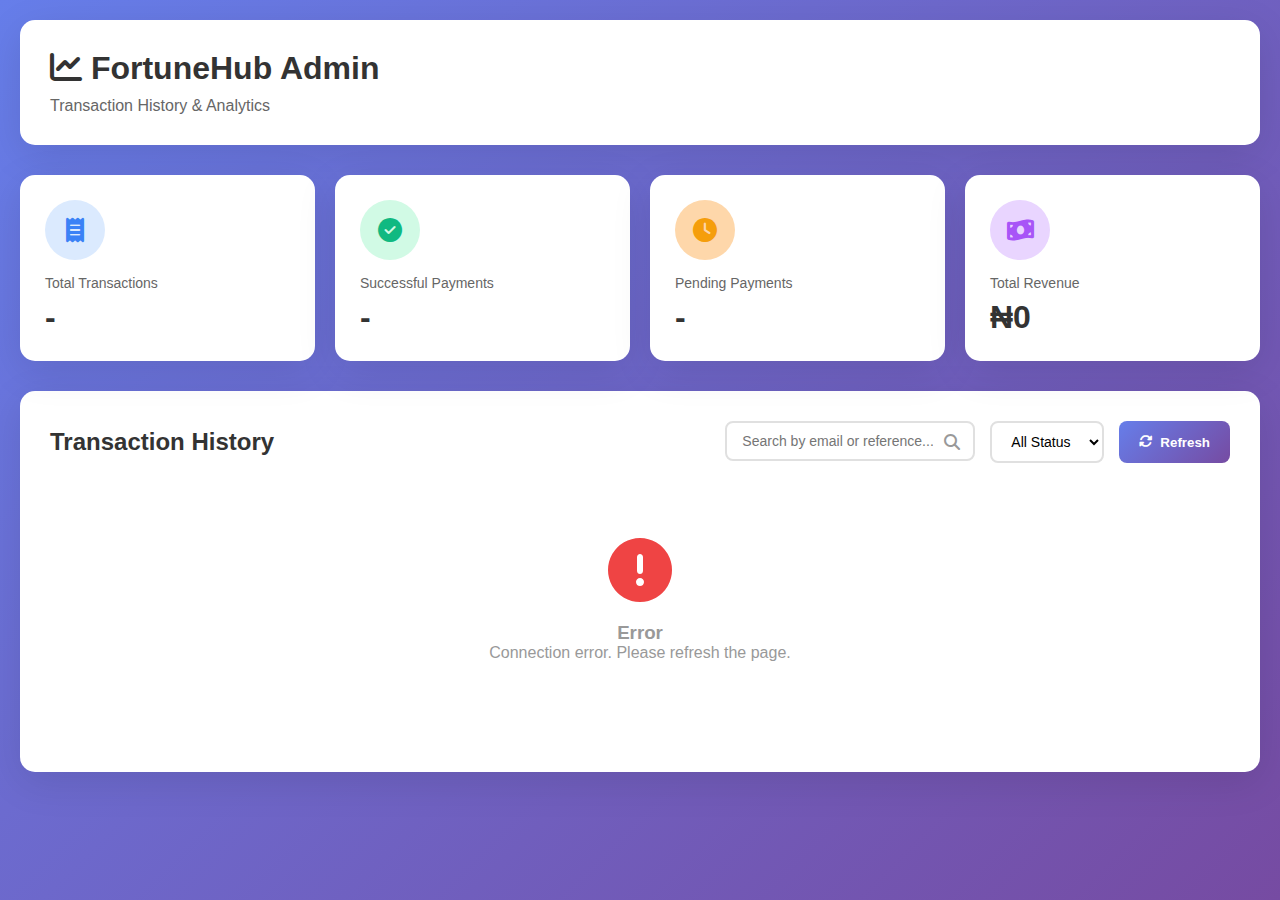
<file: admin-panel.html>
<!DOCTYPE html>
<html lang="en">
<head>
    <meta charset="UTF-8">
    <meta name="viewport" content="width=device-width, initial-scale=1.0">
    <title>FortuneHub Admin - Transaction History</title>
    <link rel="stylesheet" href="https://cdnjs.cloudflare.com/ajax/libs/font-awesome/6.4.0/css/all.min.css">
    <style>
        * {
            margin: 0;
            padding: 0;
            box-sizing: border-box;
        }

        body {
            font-family: 'Segoe UI', Tahoma, Geneva, Verdana, sans-serif;
            background: linear-gradient(135deg, #667eea 0%, #764ba2 100%);
            min-height: 100vh;
            padding: 20px;
        }

        .container {
            max-width: 1400px;
            margin: 0 auto;
        }

        .header {
            background: white;
            border-radius: 15px;
            padding: 30px;
            margin-bottom: 30px;
            box-shadow: 0 10px 40px rgba(0,0,0,0.1);
        }

        .header h1 {
            color: #333;
            margin-bottom: 10px;
            font-size: 32px;
        }

        .header p {
            color: #666;
            font-size: 16px;
        }

        .stats-grid {
            display: grid;
            grid-template-columns: repeat(auto-fit, minmax(250px, 1fr));
            gap: 20px;
            margin-bottom: 30px;
        }

        .stat-card {
            background: white;
            border-radius: 15px;
            padding: 25px;
            box-shadow: 0 10px 40px rgba(0,0,0,0.1);
            transition: transform 0.3s;
        }

        .stat-card:hover {
            transform: translateY(-5px);
        }

        .stat-icon {
            width: 60px;
            height: 60px;
            border-radius: 50%;
            display: flex;
            align-items: center;
            justify-content: center;
            font-size: 24px;
            margin-bottom: 15px;
        }

        .stat-icon.success {
            background: #d1fae5;
            color: #10b981;
        }

        .stat-icon.pending {
            background: #fed7aa;
            color: #f59e0b;
        }

        .stat-icon.total {
            background: #dbeafe;
            color: #3b82f6;
        }

        .stat-icon.revenue {
            background: #e9d5ff;
            color: #a855f7;
        }

        .stat-label {
            font-size: 14px;
            color: #666;
            margin-bottom: 8px;
        }

        .stat-value {
            font-size: 32px;
            font-weight: bold;
            color: #333;
        }

        .transactions-card {
            background: white;
            border-radius: 15px;
            padding: 30px;
            box-shadow: 0 10px 40px rgba(0,0,0,0.1);
        }

        .transactions-header {
            display: flex;
            justify-content: space-between;
            align-items: center;
            margin-bottom: 25px;
            flex-wrap: wrap;
            gap: 15px;
        }

        .transactions-title {
            font-size: 24px;
            color: #333;
            font-weight: 700;
        }

        .search-filter {
            display: flex;
            gap: 15px;
            flex-wrap: wrap;
        }

        .search-box {
            position: relative;
        }

        .search-box input {
            padding: 10px 40px 10px 15px;
            border: 2px solid #e0e0e0;
            border-radius: 8px;
            font-size: 14px;
            width: 250px;
        }

        .search-box i {
            position: absolute;
            right: 15px;
            top: 50%;
            transform: translateY(-50%);
            color: #999;
        }

        .filter-select {
            padding: 10px 15px;
            border: 2px solid #e0e0e0;
            border-radius: 8px;
            font-size: 14px;
            background: white;
            cursor: pointer;
        }

        .refresh-btn {
            padding: 10px 20px;
            background: linear-gradient(135deg, #667eea 0%, #764ba2 100%);
            color: white;
            border: none;
            border-radius: 8px;
            cursor: pointer;
            font-weight: 600;
            display: flex;
            align-items: center;
            gap: 8px;
            transition: transform 0.2s;
        }

        .refresh-btn:hover {
            transform: translateY(-2px);
        }

        .table-container {
            overflow-x: auto;
        }

        table {
            width: 100%;
            border-collapse: collapse;
        }

        thead {
            background: #f8f9fa;
        }

        th {
            padding: 15px;
            text-align: left;
            font-weight: 600;
            color: #333;
            font-size: 14px;
            border-bottom: 2px solid #e0e0e0;
        }

        td {
            padding: 15px;
            border-bottom: 1px solid #f0f0f0;
            font-size: 14px;
            color: #555;
        }

        tr:hover {
            background: #f8f9fa;
        }

        .status-badge {
            padding: 6px 12px;
            border-radius: 20px;
            font-size: 12px;
            font-weight: 600;
            display: inline-block;
        }

        .status-success {
            background: #d1fae5;
            color: #10b981;
        }

        .status-pending {
            background: #fed7aa;
            color: #f59e0b;
        }

        .status-failed {
            background: #fee2e2;
            color: #ef4444;
        }

        .amount {
            font-weight: 600;
            color: #667eea;
            font-size: 16px;
        }

        .email-badge {
            font-size: 12px;
            padding: 4px 8px;
            border-radius: 12px;
            margin-left: 5px;
        }

        .email-sent {
            background: #d1fae5;
            color: #10b981;
        }

        .email-not-sent {
            background: #fee2e2;
            color: #ef4444;
        }

        .action-btn {
            padding: 6px 12px;
            background: #667eea;
            color: white;
            border: none;
            border-radius: 6px;
            cursor: pointer;
            font-size: 12px;
            transition: all 0.2s;
        }

        .action-btn:hover {
            background: #5568d3;
            transform: scale(1.05);
        }

        .loading {
            text-align: center;
            padding: 50px;
            color: #666;
        }

        .spinner {
            width: 50px;
            height: 50px;
            border: 4px solid #f3f3f3;
            border-top: 4px solid #667eea;
            border-radius: 50%;
            animation: spin 1s linear infinite;
            margin: 0 auto 20px;
        }

        @keyframes spin {
            0% { transform: rotate(0deg); }
            100% { transform: rotate(360deg); }
        }

        .empty-state {
            text-align: center;
            padding: 50px;
            color: #999;
        }

        .empty-state i {
            font-size: 64px;
            margin-bottom: 20px;
            color: #ccc;
        }

        .pagination {
            display: flex;
            justify-content: center;
            gap: 10px;
            margin-top: 30px;
            flex-wrap: wrap;
        }

        .pagination button {
            padding: 8px 16px;
            border: 2px solid #e0e0e0;
            background: white;
            color: #667eea;
            border-radius: 6px;
            cursor: pointer;
            font-weight: 600;
            transition: all 0.2s;
        }

        .pagination button:hover {
            background: #667eea;
            color: white;
            border-color: #667eea;
        }

        .pagination button.active {
            background: #667eea;
            color: white;
            border-color: #667eea;
        }

        .pagination button:disabled {
            opacity: 0.5;
            cursor: not-allowed;
        }

        @media (max-width: 768px) {
            .stats-grid {
                grid-template-columns: 1fr;
            }

            .transactions-header {
                flex-direction: column;
                align-items: stretch;
            }

            .search-filter {
                flex-direction: column;
            }

            .search-box input {
                width: 100%;
            }

            table {
                font-size: 12px;
            }

            th, td {
                padding: 10px 8px;
            }

            .header h1 {
                font-size: 24px;
            }

            .stat-value {
                font-size: 24px;
            }
        }

        /* Modal Styles */
        .modal {
            display: none;
            position: fixed;
            top: 0;
            left: 0;
            width: 100%;
            height: 100%;
            background: rgba(0,0,0,0.7);
            z-index: 1000;
            align-items: center;
            justify-content: center;
        }

        .modal.active {
            display: flex;
        }

        .modal-content {
            background: white;
            border-radius: 15px;
            padding: 30px;
            max-width: 600px;
            width: 90%;
            max-height: 80vh;
            overflow-y: auto;
        }

        .modal-header {
            display: flex;
            justify-content: space-between;
            align-items: center;
            margin-bottom: 20px;
        }

        .modal-title {
            font-size: 24px;
            color: #333;
            font-weight: 700;
        }

        .close-modal {
            background: none;
            border: none;
            font-size: 24px;
            color: #999;
            cursor: pointer;
            padding: 0;
            width: 30px;
            height: 30px;
        }

        .detail-row {
            display: flex;
            justify-content: space-between;
            padding: 12px 0;
            border-bottom: 1px solid #f0f0f0;
        }

        .detail-label {
            font-weight: 600;
            color: #666;
        }

        .detail-value {
            color: #333;
            text-align: right;
        }
    </style>
</head>
<body>
    <div class="container">
        <!-- Header -->
        <div class="header">
            <h1><i class="fas fa-chart-line"></i> FortuneHub Admin</h1>
            <p>Transaction History & Analytics</p>
        </div>

        <!-- Stats Grid -->
        <div class="stats-grid">
            <div class="stat-card">
                <div class="stat-icon total">
                    <i class="fas fa-receipt"></i>
                </div>
                <div class="stat-label">Total Transactions</div>
                <div class="stat-value" id="totalTransactions">-</div>
            </div>

            <div class="stat-card">
                <div class="stat-icon success">
                    <i class="fas fa-check-circle"></i>
                </div>
                <div class="stat-label">Successful Payments</div>
                <div class="stat-value" id="successfulPayments">-</div>
            </div>

            <div class="stat-card">
                <div class="stat-icon pending">
                    <i class="fas fa-clock"></i>
                </div>
                <div class="stat-label">Pending Payments</div>
                <div class="stat-value" id="pendingPayments">-</div>
            </div>

            <div class="stat-card">
                <div class="stat-icon revenue">
                    <i class="fas fa-money-bill-wave"></i>
                </div>
                <div class="stat-label">Total Revenue</div>
                <div class="stat-value" id="totalRevenue">₦0</div>
            </div>
        </div>

        <!-- Transactions Table -->
        <div class="transactions-card">
            <div class="transactions-header">
                <h2 class="transactions-title">Transaction History</h2>
                
                <div class="search-filter">
                    <div class="search-box">
                        <input type="text" id="searchInput" placeholder="Search by email or reference...">
                        <i class="fas fa-search"></i>
                    </div>
                    
                    <select id="statusFilter" class="filter-select">
                        <option value="all">All Status</option>
                        <option value="success">Success</option>
                        <option value="pending">Pending</option>
                        <option value="failed">Failed</option>
                    </select>

                    <button class="refresh-btn" onclick="loadTransactions()">
                        <i class="fas fa-sync-alt"></i>
                        Refresh
                    </button>
                </div>
            </div>

            <div id="tableContainer" class="table-container">
                <div class="loading">
                    <div class="spinner"></div>
                    <p>Loading transactions...</p>
                </div>
            </div>

            <div id="pagination" class="pagination"></div>
        </div>
    </div>

    <!-- Transaction Detail Modal -->
    <div id="detailModal" class="modal">
        <div class="modal-content">
            <div class="modal-header">
                <h3 class="modal-title">Transaction Details</h3>
                <button class="close-modal" onclick="closeModal()">×</button>
            </div>
            <div id="modalBody"></div>
        </div>
    </div>

    <script>
        // Configuration
        const API_BASE_URL = 'https://fortunehub-backend.onrender.com';
        let allTransactions = [];
        let filteredTransactions = [];
        let currentPage = 1;
        const itemsPerPage = 10;

        // Load transactions on page load
        document.addEventListener('DOMContentLoaded', () => {
            loadTransactions();
            
            // Setup search and filter listeners
            document.getElementById('searchInput').addEventListener('input', filterTransactions);
            document.getElementById('statusFilter').addEventListener('change', filterTransactions);
        });

        // Load transactions from backend
        async function loadTransactions() {
            try {
                const response = await fetch(`${API_BASE_URL}/api/payments`);
                const data = await response.json();

                if (data.success) {
                    allTransactions = data.data;
                    filteredTransactions = allTransactions;
                    updateStats();
                    renderTable();
                } else {
                    showError('Failed to load transactions');
                }
            } catch (error) {
                console.error('Error loading transactions:', error);
                showError('Connection error. Please refresh the page.');
            }
        }

        // Update statistics
        function updateStats() {
            const total = allTransactions.length;
            const successful = allTransactions.filter(t => t.status === 'success').length;
            const pending = allTransactions.filter(t => t.status === 'pending').length;
            const revenue = allTransactions
                .filter(t => t.status === 'success')
                .reduce((sum, t) => sum + t.amount, 0);

            document.getElementById('totalTransactions').textContent = total;
            document.getElementById('successfulPayments').textContent = successful;
            document.getElementById('pendingPayments').textContent = pending;
            document.getElementById('totalRevenue').textContent = `₦${revenue.toLocaleString('en-NG')}`;
        }

        // Filter transactions
        function filterTransactions() {
            const searchTerm = document.getElementById('searchInput').value.toLowerCase();
            const statusFilter = document.getElementById('statusFilter').value;

            filteredTransactions = allTransactions.filter(transaction => {
                const matchesSearch = 
                    transaction.email.toLowerCase().includes(searchTerm) ||
                    transaction.reference.toLowerCase().includes(searchTerm);
                
                const matchesStatus = 
                    statusFilter === 'all' || transaction.status === statusFilter;

                return matchesSearch && matchesStatus;
            });

            currentPage = 1;
            renderTable();
        }

        // Render transactions table
        function renderTable() {
            const container = document.getElementById('tableContainer');
            
            if (filteredTransactions.length === 0) {
                container.innerHTML = `
                    <div class="empty-state">
                        <i class="fas fa-inbox"></i>
                        <h3>No Transactions Found</h3>
                        <p>There are no transactions matching your criteria.</p>
                    </div>
                `;
                document.getElementById('pagination').innerHTML = '';
                return;
            }

            const startIndex = (currentPage - 1) * itemsPerPage;
            const endIndex = startIndex + itemsPerPage;
            const pageTransactions = filteredTransactions.slice(startIndex, endIndex);

            let tableHTML = `
                <table>
                    <thead>
                        <tr>
                            <th>Date</th>
                            <th>Reference</th>
                            <th>Customer</th>
                            <th>Amount</th>
                            <th>Status</th>
                            <th>Email</th>
                            <th>Action</th>
                        </tr>
                    </thead>
                    <tbody>
            `;

            pageTransactions.forEach(transaction => {
                const date = new Date(transaction.paymentDate).toLocaleString('en-NG');
                const statusClass = `status-${transaction.status}`;
                const emailBadge = transaction.emailSent 
                    ? '<span class="email-badge email-sent">✓ Sent</span>'
                    : '<span class="email-badge email-not-sent">✗ Not Sent</span>';

                tableHTML += `
                    <tr>
                        <td>${date}</td>
                        <td style="font-family: monospace; font-size: 12px;">${transaction.reference}</td>
                        <td>${transaction.email}</td>
                        <td class="amount">₦${transaction.amount.toLocaleString('en-NG')}</td>
                        <td>
                            <span class="status-badge ${statusClass}">
                                ${transaction.status.toUpperCase()}
                            </span>
                        </td>
                        <td>${emailBadge}</td>
                        <td>
                            <button class="action-btn" onclick='showDetails(${JSON.stringify(transaction)})'>
                                <i class="fas fa-eye"></i> View
                            </button>
                        </td>
                    </tr>
                `;
            });

            tableHTML += `
                    </tbody>
                </table>
            `;

            container.innerHTML = tableHTML;
            renderPagination();
        }

        // Render pagination
        function renderPagination() {
            const totalPages = Math.ceil(filteredTransactions.length / itemsPerPage);
            const pagination = document.getElementById('pagination');
            
            if (totalPages <= 1) {
                pagination.innerHTML = '';
                return;
            }

            let paginationHTML = '';
            
            // Previous button
            paginationHTML += `
                <button onclick="changePage(${currentPage - 1})" ${currentPage === 1 ? 'disabled' : ''}>
                    <i class="fas fa-chevron-left"></i> Previous
                </button>
            `;

            // Page numbers
            for (let i = 1; i <= totalPages; i++) {
                if (i === 1 || i === totalPages || (i >= currentPage - 2 && i <= currentPage + 2)) {
                    paginationHTML += `
                        <button 
                            onclick="changePage(${i})" 
                            class="${i === currentPage ? 'active' : ''}">
                            ${i}
                        </button>
                    `;
                } else if (i === currentPage - 3 || i === currentPage + 3) {
                    paginationHTML += '<span>...</span>';
                }
            }

            // Next button
            paginationHTML += `
                <button onclick="changePage(${currentPage + 1})" ${currentPage === totalPages ? 'disabled' : ''}>
                    Next <i class="fas fa-chevron-right"></i>
                </button>
            `;

            pagination.innerHTML = paginationHTML;
        }

        // Change page
        function changePage(page) {
            currentPage = page;
            renderTable();
            window.scrollTo({ top: 0, behavior: 'smooth' });
        }

        // Show transaction details
        function showDetails(transaction) {
            const modal = document.getElementById('detailModal');
            const modalBody = document.getElementById('modalBody');
            
            const metadata = transaction.metadata || {};
            const customFields = metadata.custom_fields || [];
            
            let detailsHTML = `
                <div class="detail-row">
                    <span class="detail-label">Reference:</span>
                    <span class="detail-value" style="font-family: monospace;">${transaction.reference}</span>
                </div>
                <div class="detail-row">
                    <span class="detail-label">Amount:</span>
                    <span class="detail-value amount">₦${transaction.amount.toLocaleString('en-NG')}</span>
                </div>
                <div class="detail-row">
                    <span class="detail-label">Status:</span>
                    <span class="detail-value">
                        <span class="status-badge status-${transaction.status}">${transaction.status.toUpperCase()}</span>
                    </span>
                </div>
                <div class="detail-row">
                    <span class="detail-label">Email:</span>
                    <span class="detail-value">${transaction.email}</span>
                </div>
                <div class="detail-row">
                    <span class="detail-label">Email Sent:</span>
                    <span class="detail-value">${transaction.emailSent ? '✓ Yes' : '✗ No'}</span>
                </div>
                <div class="detail-row">
                    <span class="detail-label">Date:</span>
                    <span class="detail-value">${new Date(transaction.paymentDate).toLocaleString('en-NG')}</span>
                </div>
                <div class="detail-row">
                    <span class="detail-label">Currency:</span>
                    <span class="detail-value">${transaction.currency}</span>
                </div>
                <div class="detail-row">
                    <span class="detail-label">Webhook Received:</span>
                    <span class="detail-value">${transaction.webhookReceived ? '✓ Yes' : '✗ No'}</span>
                </div>
            `;

            // Add custom fields if available
            if (customFields.length > 0) {
                detailsHTML += '<hr style="margin: 20px 0; border: 1px solid #f0f0f0;">';
                detailsHTML += '<h4 style="margin-bottom: 15px;">Customer Information</h4>';
                
                customFields.forEach(field => {
                    detailsHTML += `
                        <div class="detail-row">
                            <span class="detail-label">${field.display_name}:</span>
                            <span class="detail-value">${field.value}</span>
                        </div>
                    `;
                });
            }

            modalBody.innerHTML = detailsHTML;
            modal.classList.add('active');
        }

        // Close modal
        function closeModal() {
            document.getElementById('detailModal').classList.remove('active');
        }

        // Show error
        function showError(message) {
            const container = document.getElementById('tableContainer');
            container.innerHTML = `
                <div class="empty-state">
                    <i class="fas fa-exclamation-circle" style="color: #ef4444;"></i>
                    <h3>Error</h3>
                    <p>${message}</p>
                </div>
            `;
        }

        // Auto-refresh every 30 seconds
        setInterval(() => {
            loadTransactions();
        }, 30000);
    </script>
</body>
</html>
</file>
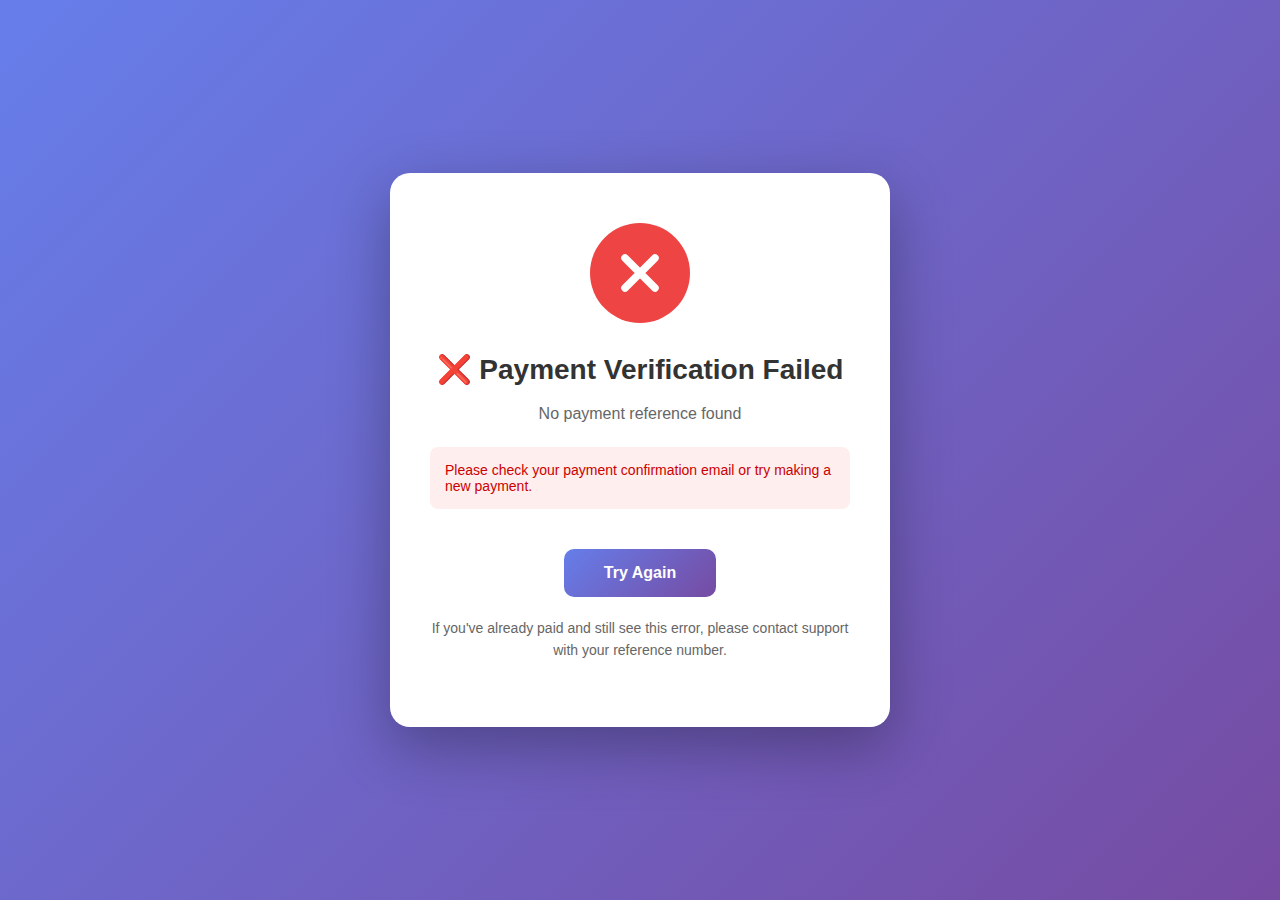
<file: callback.html>
<!DOCTYPE html>
<html lang="en">
<head>
    <meta charset="UTF-8">
    <meta name="viewport" content="width=device-width, initial-scale=1.0">
    <title>Payment Verification - FortuneHub</title>
    <style>
        * {
            margin: 0;
            padding: 0;
            box-sizing: border-box;
        }

        body {
            font-family: 'Segoe UI', Tahoma, Geneva, Verdana, sans-serif;
            background: linear-gradient(135deg, #667eea 0%, #764ba2 100%);
            min-height: 100vh;
            display: flex;
            align-items: center;
            justify-content: center;
            padding: 20px;
        }

        .callback-container {
            background: white;
            border-radius: 20px;
            box-shadow: 0 20px 60px rgba(0,0,0,0.3);
            max-width: 500px;
            width: 100%;
            padding: 50px 40px;
            text-align: center;
        }

        .status-icon {
            width: 100px;
            height: 100px;
            margin: 0 auto 30px;
            border-radius: 50%;
            display: flex;
            align-items: center;
            justify-content: center;
        }

        .status-icon.verifying {
            background: linear-gradient(135deg, #667eea 0%, #764ba2 100%);
            animation: pulse 1.5s ease-in-out infinite;
        }

        .status-icon.success {
            background: #10b981;
        }

        .status-icon.error {
            background: #ef4444;
        }

        @keyframes pulse {
            0%, 100% { transform: scale(1); }
            50% { transform: scale(1.05); }
        }

        .spinner {
            width: 50px;
            height: 50px;
            border: 4px solid rgba(255,255,255,0.3);
            border-top-color: white;
            border-radius: 50%;
            animation: spin 1s linear infinite;
        }

        @keyframes spin {
            to { transform: rotate(360deg); }
        }

        .status-icon svg {
            width: 60px;
            height: 60px;
        }

        h1 {
            font-size: 28px;
            margin-bottom: 15px;
            color: #333;
        }

        p {
            color: #666;
            font-size: 16px;
            line-height: 1.6;
            margin-bottom: 15px;
        }

        .payment-details {
            background: #f8f9fa;
            border-radius: 10px;
            padding: 20px;
            margin: 30px 0;
            text-align: left;
        }

        .payment-details h3 {
            color: #667eea;
            margin-bottom: 15px;
            font-size: 18px;
        }

        .detail-row {
            display: flex;
            justify-content: space-between;
            padding: 10px 0;
            border-bottom: 1px solid #e0e0e0;
        }

        .detail-row:last-child {
            border-bottom: none;
        }

        .detail-label {
            color: #666;
            font-weight: 600;
        }

        .detail-value {
            color: #333;
            font-weight: 500;
        }

        .amount-value {
            color: #667eea;
            font-size: 20px;
            font-weight: bold;
        }

        .redirect-message {
            background: #e0e7ff;
            color: #4f46e5;
            padding: 15px;
            border-radius: 8px;
            margin: 20px 0;
            font-size: 14px;
        }

        .button {
            display: inline-block;
            padding: 15px 40px;
            background: linear-gradient(135deg, #667eea 0%, #764ba2 100%);
            color: white;
            text-decoration: none;
            border-radius: 10px;
            font-weight: bold;
            margin-top: 20px;
            transition: all 0.3s;
            border: none;
            cursor: pointer;
            font-size: 16px;
        }

        .button:hover {
            transform: translateY(-2px);
            box-shadow: 0 6px 20px rgba(102, 126, 234, 0.4);
        }

        .error-details {
            background: #fee;
            color: #c00;
            padding: 15px;
            border-radius: 8px;
            margin: 20px 0;
            text-align: left;
            font-size: 14px;
        }

        @media (max-width: 600px) {
            .callback-container {
                padding: 40px 25px;
            }

            h1 {
                font-size: 24px;
            }

            .status-icon {
                width: 80px;
                height: 80px;
            }

            .status-icon svg {
                width: 50px;
                height: 50px;
            }
        }
    </style>
</head>
<body>
    <div class="callback-container">
        <div id="verifyingState">
            <div class="status-icon verifying">
                <div class="spinner"></div>
            </div>
            <h1>Verifying Payment...</h1>
            <p>Please wait while we confirm your payment with the payment provider.</p>
            <p>This should only take a few seconds.</p>
        </div>

        <div id="successState" style="display: none;">
            <div class="status-icon success">
                <svg fill="none" stroke="white" viewBox="0 0 24 24">
                    <path stroke-linecap="round" stroke-linejoin="round" stroke-width="3" d="M5 13l4 4L19 7"></path>
                </svg>
            </div>
            <h1>✅ Payment Successful!</h1>
            <p>Your payment has been confirmed and processed successfully.</p>

            <div class="payment-details" id="paymentDetails">
                <!-- Payment details will be inserted here -->
            </div>

            <div class="redirect-message">
                <strong>📧 Email Confirmation</strong><br>
                A confirmation email has been sent to your email address.
            </div>

            <p style="margin-top: 20px; font-size: 14px; color: #999;">
                Redirecting to success page in <span id="countdown">5</span> seconds...
            </p>

            <a href="success.html" class="button" id="successButton">
                Continue to Dashboard
            </a>
        </div>

        <div id="errorState" style="display: none;">
            <div class="status-icon error">
                <svg fill="none" stroke="white" viewBox="0 0 24 24">
                    <path stroke-linecap="round" stroke-linejoin="round" stroke-width="3" d="M6 18L18 6M6 6l12 12"></path>
                </svg>
            </div>
            <h1>❌ Payment Verification Failed</h1>
            <p id="errorMessage">We couldn't verify your payment. Please try again.</p>

            <div class="error-details" id="errorDetails" style="display: none;">
                <!-- Error details will be inserted here -->
            </div>

            <a href="payment.html" class="button">
                Try Again
            </a>

            <p style="margin-top: 20px; font-size: 14px; color: #666;">
                If you've already paid and still see this error, please contact support with your reference number.
            </p>
        </div>
    </div>

    <script>
        // Configuration
        const CONFIG = {
            backendUrl: 'https://fortunehub-backend.onrender.com', // Replace with your backend URL
            successRedirectUrl: 'success.html',
            redirectDelay: 5000 // 5 seconds
        };

        // Get reference from URL
        const urlParams = new URLSearchParams(window.location.search);
        const reference = urlParams.get('reference');

        console.log('Payment reference:', reference);

        // Verify payment
        async function verifyPayment() {
            if (!reference) {
                showError('No payment reference found', 'Please check your payment confirmation email or try making a new payment.');
                return;
            }

            try {
                console.log('Verifying payment with backend...');
                
                const response = await fetch(
                    `${CONFIG.backendUrl}/api/payment/verify?reference=${reference}`
                );

                const data = await response.json();
                console.log('Verification response:', data);

                if (data.success) {
                    showSuccess(data.data, data.emailSent);
                } else {
                    showError(
                        data.message || 'Payment verification failed',
                        `Reference: ${reference}`
                    );
                }
            } catch (error) {
                console.error('Verification error:', error);
                showError(
                    'Connection Error',
                    'Unable to connect to the server. Please check your internet connection and try again.'
                );
            }
        }

        // Show success state
        function showSuccess(paymentData, emailSent) {
            document.getElementById('verifyingState').style.display = 'none';
            document.getElementById('successState').style.display = 'block';

            // Display payment details
            const detailsHtml = `
                <h3>📋 Payment Details</h3>
                <div class="detail-row">
                    <span class="detail-label">Amount Paid:</span>
                    <span class="detail-value amount-value">₦${parseFloat(paymentData.amount).toLocaleString('en-NG', { minimumFractionDigits: 2 })}</span>
                </div>
                <div class="detail-row">
                    <span class="detail-label">Reference:</span>
                    <span class="detail-value">${paymentData.reference}</span>
                </div>
                <div class="detail-row">
                    <span class="detail-label">Email:</span>
                    <span class="detail-value">${paymentData.email}</span>
                </div>
                <div class="detail-row">
                    <span class="detail-label">Date:</span>
                    <span class="detail-value">${new Date(paymentData.paymentDate).toLocaleString('en-NG')}</span>
                </div>
                <div class="detail-row">
                    <span class="detail-label">Status:</span>
                    <span class="detail-value" style="color: #10b981; font-weight: bold;">✓ CONFIRMED</span>
                </div>
                ${!emailSent ? '<div style="margin-top: 15px; padding: 10px; background: #fff3cd; color: #856404; border-radius: 5px; font-size: 12px;">⚠️ Email notification may be delayed</div>' : ''}
            `;

            document.getElementById('paymentDetails').innerHTML = detailsHtml;

            // Start countdown and redirect
            startCountdown();
        }

        // Show error state
        function showError(message, details) {
            document.getElementById('verifyingState').style.display = 'none';
            document.getElementById('errorState').style.display = 'block';
            document.getElementById('errorMessage').textContent = message;

            if (details) {
                const errorDetailsEl = document.getElementById('errorDetails');
                errorDetailsEl.textContent = details;
                errorDetailsEl.style.display = 'block';
            }
        }

        // Countdown and redirect
        function startCountdown() {
            let seconds = 5;
            const countdownEl = document.getElementById('countdown');

            const interval = setInterval(() => {
                seconds--;
                countdownEl.textContent = seconds;

                if (seconds <= 0) {
                    clearInterval(interval);
                    window.location.href = CONFIG.successRedirectUrl;
                }
            }, 1000);

            // Allow manual navigation
            document.getElementById('successButton').addEventListener('click', () => {
                clearInterval(interval);
            });
        }

        // Start verification when page loads
        window.addEventListener('DOMContentLoaded', verifyPayment);
    </script>
</body>
</html>
</file>
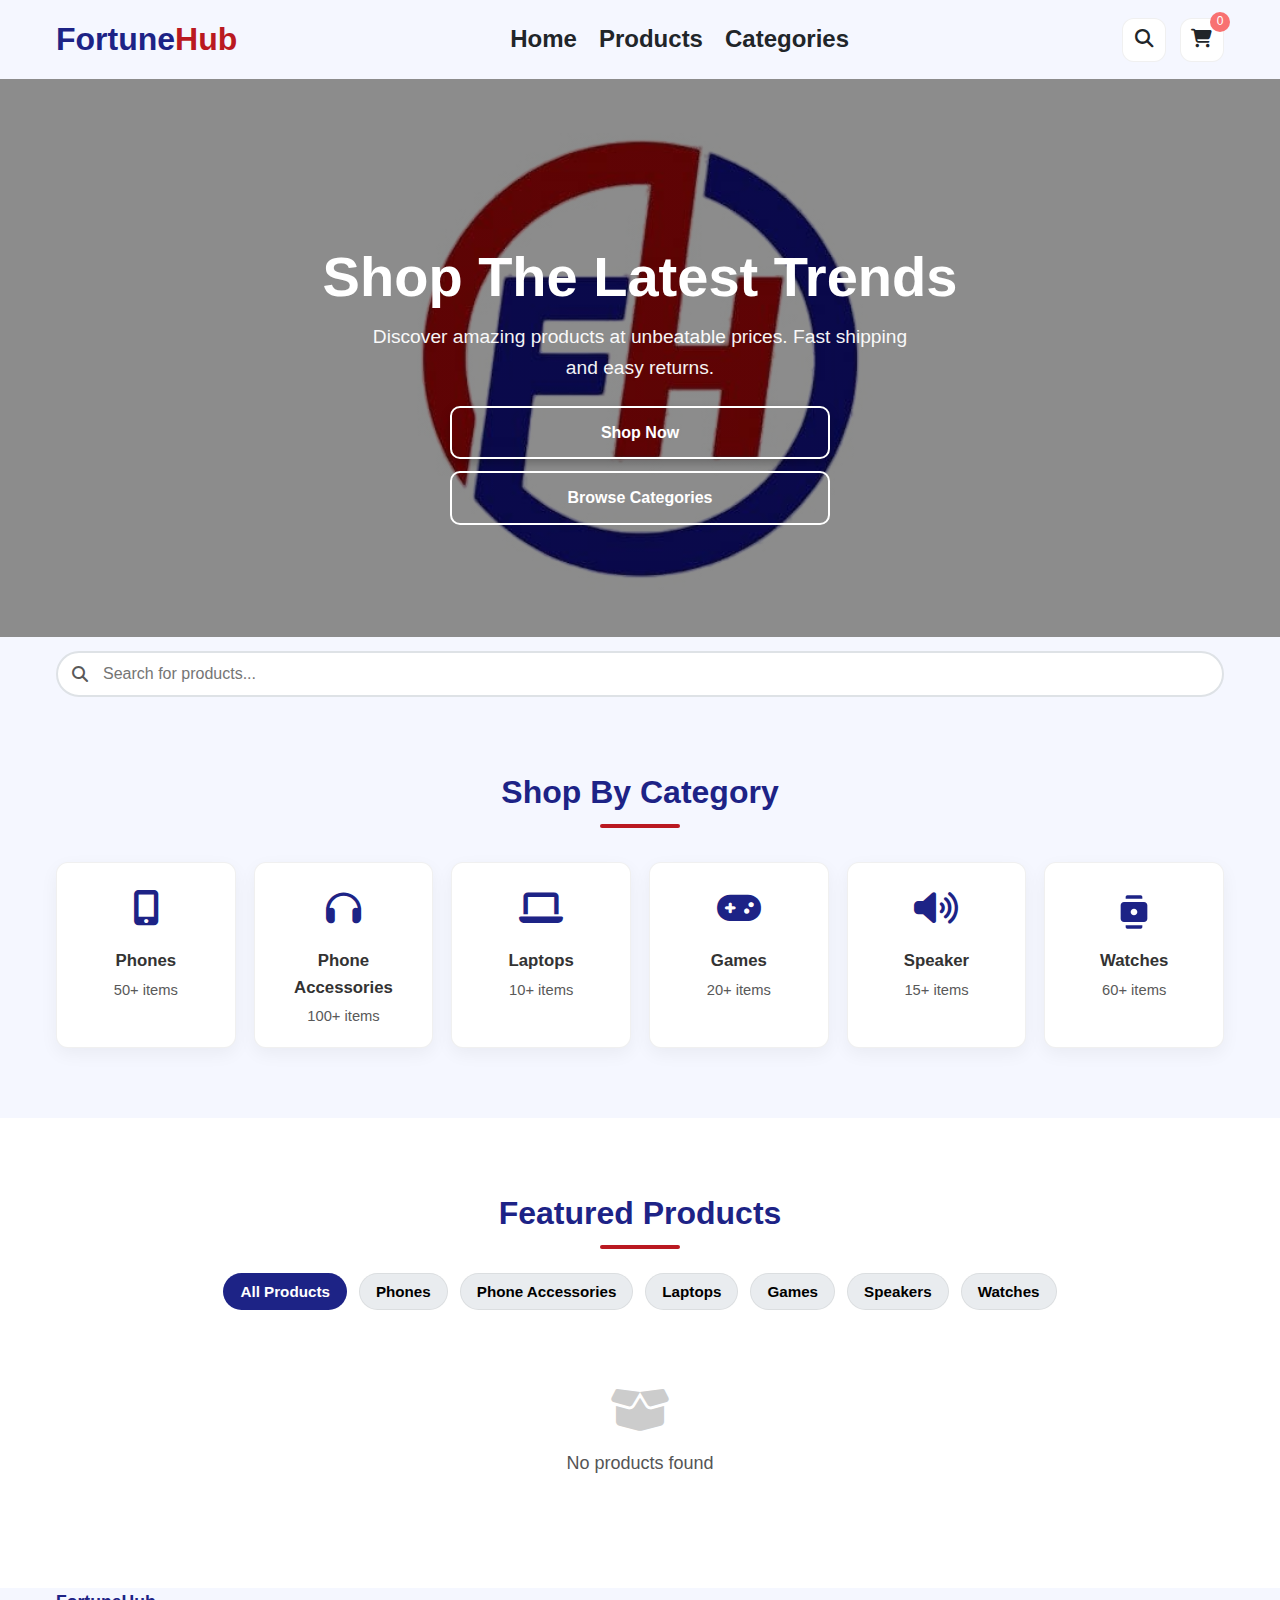
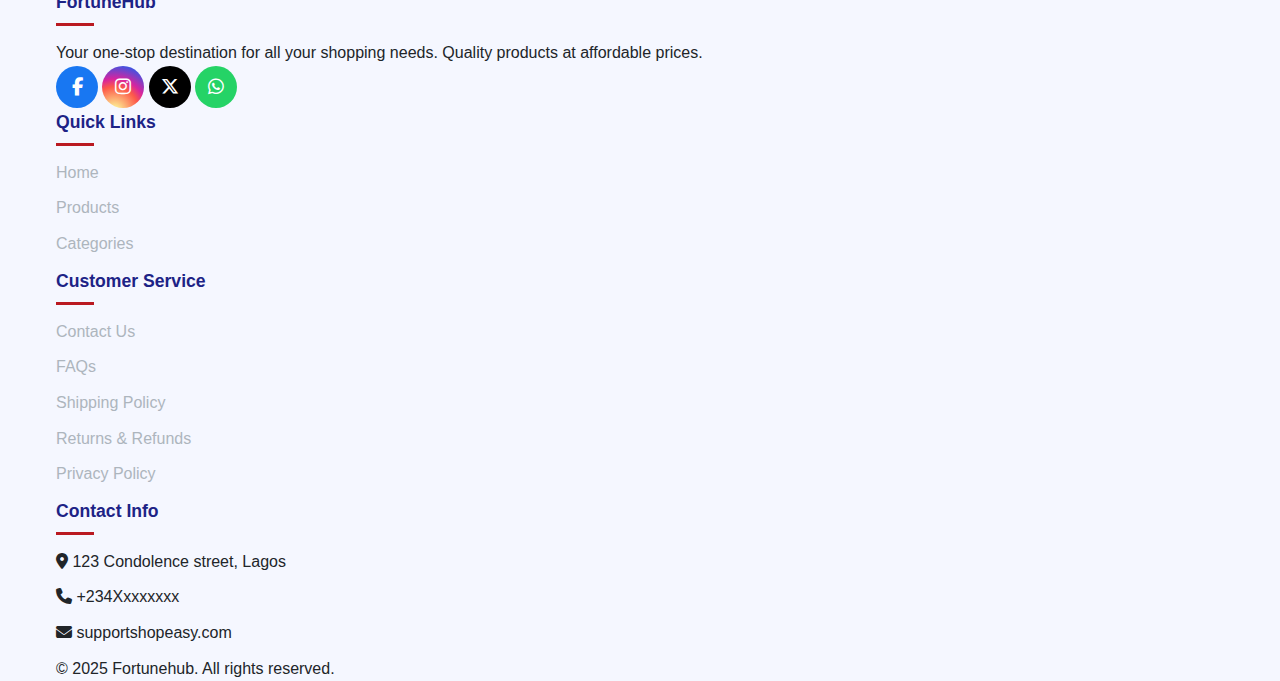
<file: index (2).html>
<!DOCTYPE html>
<html lang="en">
<head>
    <meta charset="UTF-8">
    <meta name="viewport" content="width=device-width, initial-scale=1.0">
    <title>Fortunehub - E-commerce website</title>
    <link rel="stylesheet" href="https://cdnjs.cloudflare.com/ajax/libs/font-awesome/6.5.1/css/all.min.css">
    
    <link rel="stylesheet" href="style.css">
</head>
<body>
    <!-- Header -->
    <header>
        <div class="container">
            <nav class="navbar">
               <a href="#" class="logo">Fortune<span>Hub</span></a>
                <ul class="nav-links">
                    <li><a href="#">Home</a></li>
                    <li><a href="#products">Products</a></li>
                    <li><a href="#categories">Categories</a></li>
                    </ul>
                <div class="header-icons">
                    <div class="icon-btn" id="searchIcon">
                        <i class="fas fa-search"></i>
                        
                    </div>
                    <div class="icon-btn" id="cartIcon">
                        <i class="fas fa-shopping-cart"></i>
                        <span class="cart-count" id="cartCount">0</span>
                    </div>
                </div>
            </nav>
        </div>
    </header>
                <section class="hero">
        <div class="container">
            <div class="hero-content">
                <div style="margin: 20px 0;">
                    <img src="fot.png" alt="Fortune Hub Logo" style="width: 120px; height: 120px; border-radius: 50%; border: 4px solid white; display: none;">
                </div>
                <h1>Shop The Latest Trends</h1>
                <p>Discover amazing products at unbeatable prices. Fast shipping and easy returns.</p>
                <div class="hero-btns">
                   <a href="#products" class="btn btn-primary">Shop Now</a>
                   <a href="#categories" class="btn btn-outline">Browse Categories</a>
                </div>
            </div>
        </div>
    </section>

              <div class="container">
        <div class="search-container" id="search-container">
            <i class="fas fa-search search-icon"></i>
            <input type="text" class="search-input" id="searchInput" placeholder="Search for products...">
        </div>
    </div>
    
         <!-- categories -->
         
        <section class="categories" id="categories">
    <div class="container">
        <h2 class="section-title">Shop By Category</h2>
        <div class="category-grid">
            
            <div class="category-card" data-category="phones">
                <div class="category-icon">
                    <i class="fas fa-mobile-alt"></i>
                </div>
                <h3>Phones</h3>
                <p>50+ items</p>
            </div>

            <div class="category-card" data-category="accessories">
                <div class="category-icon">
                    <i class="fas fa-headphones"></i>
                </div>
                <h3>Phone Accessories</h3>
                <p>100+ items</p>
            </div>

            <div class="category-card" data-category="laptops">
                <div class="category-icon">
                    <i class="fas fa-laptop"></i>
                </div>
                <h3>Laptops</h3>
                <p>10+ items</p>
            </div>

            <div class="category-card" data-category="games">
                <div class="category-icon">
                    <i class="fas fa-gamepad"></i>
                </div>
                <h3>Games</h3>
                <p>20+ items</p>
            </div>

            <div class="category-card" data-category="speakers">
                <div class="category-icon">
                    <i class="fas fa-volume-up"></i>
                </div>
                <h3>Speaker</h3>
                <p>15+ items</p>
            </div>

            <div class="category-card" data-category="watches">
                <div class="category-icon">
                    <svg width="40" height="40" viewBox="0 0 24 24" fill="currentColor" xmlns="http://www.w3.org/2000/svg" style="display:inline-block; vertical-align:middle;">
                        <path d="M16 2H8C7.44772 2 7 2.44772 7 3V4H17V3C17 2.44772 16.5523 2 16 2Z" />
                        <path fill-rule="evenodd" clip-rule="evenodd" d="M18 6H6C4.89543 6 4 6.89543 4 8V16C4 17.1046 4.89543 18 6 18H18C19.1046 18 20 17.1046 20 16V8C20 6.89543 19.1046 6 18 6ZM12 14C13.1046 14 14 13.1046 14 12C14 10.8954 13.1046 10 12 10C10.8954 10 10 10.8954 10 12C10 13.1046 10.8954 14 12 14Z" />
                        <path d="M8 22H16C16.5523 22 17 21.5523 17 21V20H7V21C7 21.5523 7.44772 22 8 22Z" />
                    </svg>
                </div>
                <h3>Watches</h3>
                <p>60+ items</p>
            </div>

        </div>
    </div>
</section>

             <!-- Products -->
             
            <section class="products" id="products">
    <div class="container">
        <h2 class="section-title">Featured Products</h2>
        
        <div class="filters">
            <button class="filter-btn active" data-category="all">All Products</button>
            <button class="filter-btn" data-category="phones">Phones</button>
            <button class="filter-btn" data-category="accessories">Phone Accessories</button>
            <button class="filter-btn" data-category="laptops">Laptops</button>
            <button class="filter-btn" data-category="games">Games</button>
            <button class="filter-btn" data-category="speakers">Speakers</button>
            <button class="filter-btn" data-category="watches">Watches</button>
        </div>
        
        <div class="products-grid" id="productsGrid">
            </div>
   </div>
  </section>
  
      <!-- cart modal -->
      
  <div id="cartModal" class="modal">
    <div class="modal-content">
        <span class="close" id="closeCartModal">&times;</span>
        <h2>Your Cart</h2>
        
        <div id="cartItems" class="cart-items">
            </div>
        
 <div class="shipping-section">
    <h3><i class="fas fa-shipping-fast"></i> Contact & Shipping Info <span style="color: red;">*</span></h3>

    <div class="form-group">
        <label for="customerName">
            <i class="fas fa-user"></i> Full Name
        </label>
        <input 
            type="text" 
            id="customerName" 
            class="form-input" 
            placeholder="e.g. John Doe" 
            autocomplete="name"
            required>
        <small id="nameError" class="error-msg"></small>
    </div>

    <div class="form-group">
        <label for="customerEmail">
            <i class="fas fa-envelope"></i> Email Address
        </label>
        <input 
            type="email" 
            id="customerEmail" 
            class="form-input" 
            placeholder="e.g. john@example.com" 
            autocomplete="email"
            required>
        <small id="emailError" class="error-msg"></small>
        <small class="helper-text">We'll send your receipt and delivery updates here.</small>
    </div>

    <div class="form-group">
        <label for="customerPhone">
            <i class="fas fa-phone-alt"></i> Phone Number
        </label>
        <input 
            type="tel" 
            id="customerPhone" 
            class="form-input" 
            placeholder="e.g. 08031234567" 
            autocomplete="tel"
            required>
        <small id="phoneError" class="error-msg"></small>
        <small class="helper-text">For delivery coordination (whatsapp number).</small>
    </div>

    <div class="form-group">
        <label for="shippingState">
            <i class="fas fa-map-marker-alt"></i> Shipping State
        </label>
        <select 
            id="shippingState" 
            class="form-select" 
            required>
            <option value="">— Select Your State —</option>
            <option value="1500">Ondo State — ₦1,500</option>
            <option value="3000">Lagos — ₦3,000</option>
            <option value="3000">Osun — ₦3,000</option>
            <option value="2000">Ekiti — ₦2,000</option>
            <option value="3000">Oyo — ₦3,000</option>
            <option value="3000">Kogi — ₦3,000</option>
            <option value="3000">Kwara — ₦3,000</option>
        </select>
        <small class="helper-text">Delivery fee depends on your location.</small>
    </div>
</div> 
    
        
        <div class="cart-summary">
            
            <div class="cart-total-section">
                <div class="subtotal-row">
                    <span>Subtotal:</span>
                    <span id="cartSubTotal">₦0</span>
                </div>
                <div class="shipping-row">
                    <span>Shipping Fee:</span>
                    <span id="shippingFeeAmount">₦0</span>
                </div>
            </div>
            
            <div class="cart-total grand-total-row">
                <strong>Total: ₦<span id="cartTotal">0</span></strong>
            </div>
            
            <div class="cart-actions">
                <button id="checkoutButton" class="btn btn-tertiary">
                    <i class="fas fa-credit-card"></i> Proceed to Checkout
                </button>
                <button id="continueShoppingButton" class="btn btn-secondary">
                    Continue Shopping
                </button>
            </div>
        </div>

    </div>
</div>

      <!-- footer -->
      
      <footer>
        <div class="container">
            <div class="footer-content">
                <div class="footer-column">
                    <h3>FortuneHub</h3>
                    <p>Your one-stop destination for all your shopping needs. Quality products at affordable prices.</p>
                    <div class="social-links">
    <a href="#" class="social-btn facebook">
        <i class="fab fa-facebook-f"></i>
    </a>
    
    <a href="#" class="social-btn instagram">
        <i class="fab fa-instagram"></i>
    </a>
    
    <a href="#" class="social-btn twitter">
        <i class="fab fa-x-twitter"></i>
    </a>
    
    <a href="#" class="social-btn whatsapp">
        <i class="fab fa-whatsapp"></i>
    </a>
                   </div>

                </div>
                <div class="footer-column">
                    <h3>Quick Links</h3>
                    <ul class="footer-links">
                        <li><a href="#">Home</a></li>
                        <li><a href="#products">Products</a></li>
                        <li><a href="#categories">Categories</a></li>
                        </ul>
                </div>
                <div class="footer-column">
                    <h3>Customer Service</h3>
                    <ul class="footer-links">
                        <li><a href="#">Contact Us</a></li>
                        <li><a href="#">FAQs</a></li>
                        <li><a href="#">Shipping Policy</a></li>
                        <li><a href="#">Returns & Refunds</a></li>
                        <li><a href="#">Privacy Policy</a></li>
                    </ul>
                </div>
                
               
                <div class="footer-column">
                    <h3>Contact Info</h3>
                    <ul class="footer-links">
                        <li><i class="fas fa-map-marker-alt"></i> 123 Condolence street, Lagos</li>
                        <li><i class="fas fa-phone"></i> +234Xxxxxxxx  
                        <li><i class="fas fa-envelope"></i> supportshopeasy.com</li>
                    </ul>
                </div>
            </div>
            <div class="copyright">
                <p>&copy; 2025 Fortunehub. All rights reserved.</p>
            </div>
        </div>
            
    </footer>

    <script src="https://js.paystack.co/v1/inline.js"></script>
    
    <script src="script.js"></script>

</body>
</html>
</file>
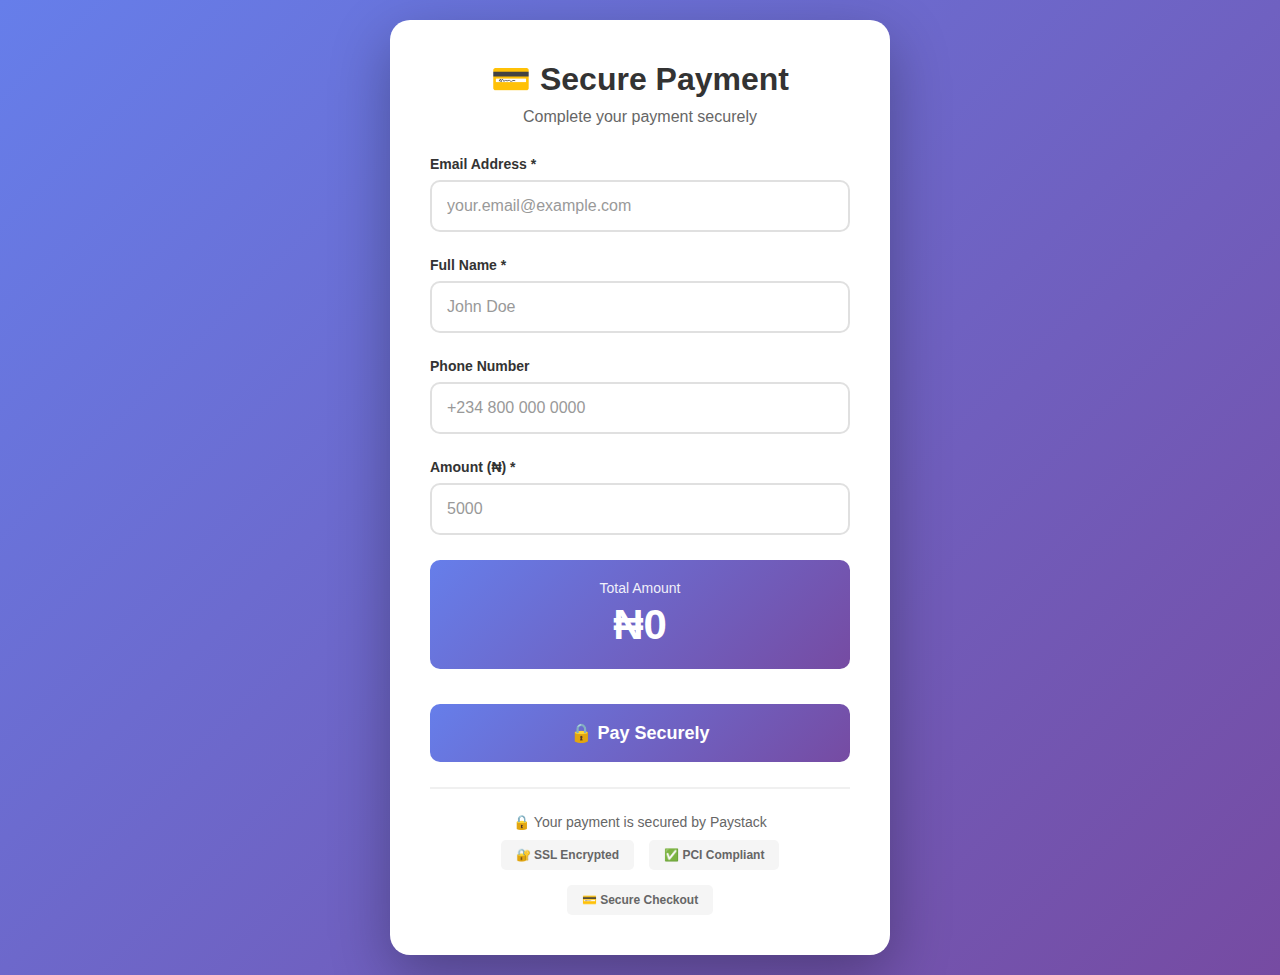
<file: payment.html>
<!DOCTYPE html>
<html lang="en">
<head>
    <meta charset="UTF-8">
    <meta name="viewport" content="width=device-width, initial-scale=1.0">
    <title>Make Payment</title>
    <style>
        * {
            margin: 0;
            padding: 0;
            box-sizing: border-box;
        }

        body {
            font-family: -apple-system, BlinkMacSystemFont, 'Segoe UI', Roboto, Oxygen, Ubuntu, Cantarell, sans-serif;
            background: linear-gradient(135deg, #667eea 0%, #764ba2 100%);
            min-height: 100vh;
            display: flex;
            justify-content: center;
            align-items: center;
            padding: 20px;
        }

        .payment-container {
            background: white;
            padding: 40px;
            border-radius: 20px;
            box-shadow: 0 20px 60px rgba(0, 0, 0, 0.3);
            max-width: 500px;
            width: 100%;
        }

        .payment-header {
            text-align: center;
            margin-bottom: 30px;
        }

        .payment-header h1 {
            color: #333;
            margin-bottom: 10px;
            font-size: 32px;
        }

        .payment-header p {
            color: #666;
            font-size: 16px;
        }

        .form-group {
            margin-bottom: 25px;
        }

        .form-group label {
            display: block;
            margin-bottom: 8px;
            color: #333;
            font-weight: 600;
            font-size: 14px;
        }

        .form-group input {
            width: 100%;
            padding: 15px;
            border: 2px solid #e0e0e0;
            border-radius: 10px;
            font-size: 16px;
            transition: all 0.3s ease;
        }

        .form-group input:focus {
            outline: none;
            border-color: #667eea;
            box-shadow: 0 0 0 3px rgba(102, 126, 234, 0.1);
        }

        .form-group input::placeholder {
            color: #999;
        }

        .amount-display {
            background: linear-gradient(135deg, #667eea 0%, #764ba2 100%);
            color: white;
            padding: 20px;
            border-radius: 10px;
            text-align: center;
            margin: 25px 0;
        }

        .amount-display .label {
            font-size: 14px;
            opacity: 0.9;
            margin-bottom: 5px;
        }

        .amount-display .amount {
            font-size: 42px;
            font-weight: bold;
        }

        .payment-btn {
            width: 100%;
            padding: 18px;
            background: linear-gradient(135deg, #667eea 0%, #764ba2 100%);
            color: white;
            border: none;
            border-radius: 10px;
            font-size: 18px;
            font-weight: 600;
            cursor: pointer;
            transition: all 0.3s ease;
            margin-top: 10px;
        }

        .payment-btn:hover {
            transform: translateY(-2px);
            box-shadow: 0 10px 30px rgba(102, 126, 234, 0.4);
        }

        .payment-btn:active {
            transform: translateY(0);
        }

        .payment-btn:disabled {
            opacity: 0.6;
            cursor: not-allowed;
            transform: none;
        }

        .secure-badge {
            text-align: center;
            margin-top: 25px;
            padding-top: 25px;
            border-top: 2px solid #f0f0f0;
        }

        .secure-badge p {
            color: #666;
            font-size: 14px;
        }

        .secure-badge .icons {
            margin-top: 10px;
            display: flex;
            justify-content: center;
            gap: 15px;
            flex-wrap: wrap;
        }

        .secure-badge .icon {
            background: #f5f5f5;
            padding: 8px 15px;
            border-radius: 5px;
            font-size: 12px;
            color: #666;
            font-weight: 600;
        }

        .error-message {
            background: #ffebee;
            color: #c62828;
            padding: 12px;
            border-radius: 8px;
            margin-bottom: 20px;
            font-size: 14px;
            display: none;
        }

        @media (max-width: 600px) {
            .payment-container {
                padding: 30px 20px;
            }

            .payment-header h1 {
                font-size: 26px;
            }

            .amount-display .amount {
                font-size: 36px;
            }
        }

        /* Animation */
        @keyframes fadeIn {
            from {
                opacity: 0;
                transform: translateY(20px);
            }
            to {
                opacity: 1;
                transform: translateY(0);
            }
        }

        .payment-container {
            animation: fadeIn 0.5s ease;
        }
    </style>
</head>
<body>
    <div class="payment-container">
        <div class="payment-header">
            <h1>💳 Secure Payment</h1>
            <p>Complete your payment securely</p>
        </div>

        <div id="error-message" class="error-message"></div>

        <form id="payment-form">
            <div class="form-group">
                <label for="email">Email Address *</label>
                <input 
                    type="email" 
                    id="email" 
                    placeholder="your.email@example.com" 
                    required
                    autocomplete="email"
                >
            </div>

            <div class="form-group">
                <label for="customer-name">Full Name *</label>
                <input 
                    type="text" 
                    id="customer-name" 
                    placeholder="John Doe" 
                    required
                    autocomplete="name"
                >
            </div>

            <div class="form-group">
                <label for="phone">Phone Number</label>
                <input 
                    type="tel" 
                    id="phone" 
                    placeholder="+234 800 000 0000"
                    autocomplete="tel"
                >
            </div>

            <div class="form-group">
                <label for="amount">Amount (₦) *</label>
                <input 
                    type="number" 
                    id="amount" 
                    placeholder="5000" 
                    required
                    min="100"
                    step="0.01"
                >
            </div>

            <div class="amount-display">
                <div class="label">Total Amount</div>
                <div class="amount">₦<span id="display-amount">0</span></div>
            </div>

            <button type="button" class="payment-btn" id="payment-btn" onclick="initiatePayment()">
                🔒 Pay Securely
            </button>
        </form>

        <div class="secure-badge">
            <p>🔒 Your payment is secured by Paystack</p>
            <div class="icons">
                <span class="icon">🔐 SSL Encrypted</span>
                <span class="icon">✅ PCI Compliant</span>
                <span class="icon">💳 Secure Checkout</span>
            </div>
        </div>
    </div>

    <!-- Include the payment script -->
    <script src="script.js"></script>

    <script>
        // Update amount display in real-time
        document.getElementById('amount').addEventListener('input', function(e) {
            const amount = parseFloat(e.target.value) || 0;
            document.getElementById('display-amount').textContent = amount.toLocaleString();
        });

        // Form validation
        document.getElementById('payment-form').addEventListener('submit', function(e) {
            e.preventDefault();
            initiatePayment();
        });

        // Custom success handler
        window.onPaymentSuccess = function(data) {
            console.log('Payment successful:', data);
            
            // You can redirect to a success page
            // window.location.href = '/success?ref=' + data.reference;
            
            // Or show a custom message
            setTimeout(() => {
                alert('Thank you for your payment! Reference: ' + data.reference);
                // Reset form
                document.getElementById('payment-form').reset();
                document.getElementById('display-amount').textContent = '0';
            }, 2000);
        };

        // Custom error handler
        window.onPaymentError = function(message) {
            console.error('Payment error:', message);
            showError(message);
        };

        // Show error message
        function showError(message) {
            const errorDiv = document.getElementById('error-message');
            errorDiv.textContent = message;
            errorDiv.style.display = 'block';
            
            setTimeout(() => {
                errorDiv.style.display = 'none';
            }, 5000);
        }

        // Hide error on input
        document.querySelectorAll('input').forEach(input => {
            input.addEventListener('input', () => {
                document.getElementById('error-message').style.display = 'none';
            });
        });

        // Auto-fill from URL parameters (for testing)
        window.addEventListener('load', () => {
            const urlParams = new URLSearchParams(window.location.search);
            
            if (urlParams.get('email')) {
                document.getElementById('email').value = urlParams.get('email');
            }
            if (urlParams.get('amount')) {
                const amount = urlParams.get('amount');
                document.getElementById('amount').value = amount;
                document.getElementById('display-amount').textContent = parseFloat(amount).toLocaleString();
            }
            if (urlParams.get('name')) {
                document.getElementById('customer-name').value = urlParams.get('name');
            }
        });
    </script>
</body>
</html>
</file>
<file: style.css>
/* ==============================
   FortuneHub Modern Responsive CSS
   PERFORMANCE & BEST-PRACTICES FIXES (v3):

   ✅ ACCESSIBILITY (already fixed in v2, preserved):
      - --gray: #6c757d → #595959  (7.0:1 contrast on white, WCAG AAA)
      - category-card p, .product-category, .product-description: #595959
      - .helper-text: #555 (7.2:1 on white)

   ✅ PERFORMANCE (v3 new):
      - Loading spinner class unified: .spin → used by both products grid
        skeleton AND the per-product loading state so no extra rule is needed.
      - Critical above-the-fold styles inlined at top so browser paints hero
        before Font Awesome has finished loading.
      - Reduced specificity on non-critical rules to cut parse time.
   ============================== */

:root {
  --primary: #4361ee;
  --secondary: #3f37c9;
  --accent: #4cc9f0;
  --light: #f8f9fa;
  --dark: #212529;
  --success: #4ade80;
  --warning: #facc15;
  --danger: #f87171;
  /* ✅ 7.0:1 contrast on white — WCAG AAA */
  --gray: #595959;
  --light-gray: #e9ecef;
  --border: #dee2e6;
  --shadow: 0 4px 6px rgba(0,0,0,0.1);
  --transition: all 0.25s ease;
  --brand-blue: #1D2386;
  --brand-red: #BA1921;
  --radius: 12px;
}

* { margin:0; padding:0; box-sizing:border-box; }
html { scroll-behavior:smooth; }
html, body { width:100%; overflow-x:hidden; }
body { font-family:'Segoe UI',Tahoma,Geneva,Verdana,sans-serif; line-height:1.6; color:var(--dark); background-color:#f5f7ff; }
a { text-decoration:none; color:inherit; }
ul { list-style:none; }
img { max-width:100%; display:block; }
.container { width:100%; max-width:1200px; margin:0 auto; padding:0 16px; }

/* ==============================
   Buttons
   ============================== */
.btn {
  display:inline-block; padding:12px 18px; border-radius:10px; font-weight:700;
  cursor:pointer; transition:var(--transition); border:2px solid transparent;
  font-size:1rem; text-align:center; width:100%;
}
.btn-primary { background-color:transparent; color:#fff; border-color:#fff; box-shadow:0 4px 10px rgba(0,0,0,0.25); }
.btn-primary:hover { background-color:#161c6b; border-color:#161c6b; transform:translateY(-2px); }
.btn-tertiary { background-color:darkblue; color:#fff; border-color:#fff; box-shadow:0 4px 10px rgba(0,0,0,0.25); }
.btn-tertiary:hover { background-color:#161c6b; border-color:#161c6b; transform:translateY(-2px); }
.btn-outline { background-color:transparent; color:#fff; border-color:#fff; }
.btn-outline:hover { background-color:#161c6b; border-color:var(--brand-blue); transform:translateY(-2px); }
.btn-secondary { background-color:var(--light-gray); color:var(--dark); border:1px solid var(--border); }
.btn-secondary:hover { background-color:var(--brand-red); color:#fff; }
.btn-add-to-cart,.btn-buy-now {
  display:inline-block; padding:10px 14px; border-radius:10px; font-weight:700;
  cursor:pointer; transition:var(--transition); font-size:0.98rem; width:100%;
}
.btn-add-to-cart { background-color:var(--brand-red); color:#fff; border:2px solid var(--brand-red); }
.btn-add-to-cart:hover { background-color:#9e151c; border-color:#9e151c; transform:translateY(-2px); }
.btn-buy-now { background-color:var(--brand-blue); color:#fff; border:2px solid var(--brand-blue); }
.btn-buy-now:hover { background-color:#161c6b; border-color:#161c6b; transform:translateY(-2px); }

/* ==============================
   Section Title
   ============================== */
.section-title {
  text-align:center; margin-bottom:34px;
  font-size:clamp(1.6rem,2.5vw,2.2rem);
  color:var(--brand-blue); position:relative;
}
.section-title::after {
  content:''; position:absolute; bottom:-10px; left:50%;
  transform:translateX(-50%); width:80px; height:4px;
  background:var(--brand-red); border-radius:2px;
}

/* ==============================
   Header
   ============================== */
.site-header { background-color:#fff; box-shadow:var(--shadow); position:sticky; top:0; z-index:100; }
.navbar { display:flex; justify-content:space-between; align-items:center; padding:14px 0; gap:12px; font-size:1.5rem; }
.logo { font-size:clamp(1.5rem,2.5vw,2rem); font-weight:900; color:var(--brand-blue); white-space:nowrap; }
.logo span { color:var(--brand-red); }
.nav-links { display:flex; gap:22px; flex-wrap:wrap; }
.nav-links a { font-weight:700; color:var(--dark); position:relative; }
.nav-links a:hover { color:var(--primary); }
.nav-links a::after { content:''; position:absolute; bottom:-6px; left:0; width:0; height:2px; background:var(--primary); transition:var(--transition); }
.nav-links a:hover::after { width:100%; }
.header-icons { display:flex; gap:14px; align-items:center; }
.icon-btn {
  position:relative; width:44px; height:44px; border-radius:12px;
  border:1px solid rgba(0,0,0,0.06); background:#fff; font-size:1.15rem;
  color:var(--dark); cursor:pointer; transition:var(--transition);
  display:inline-flex; align-items:center; justify-content:center;
}
.icon-btn:hover { color:var(--primary); transform:translateY(-1px); box-shadow:0 6px 14px rgba(0,0,0,0.08); }
.cart-count {
  position:absolute; top:-7px; right:-7px; background:var(--danger); color:#fff;
  font-size:0.75rem; width:20px; height:20px; border-radius:999px; display:grid; place-items:center;
}

/* ==============================
   Search
   ============================== */
.search-section { padding:12px 0 4px; }
.search-container { position:relative; margin:14px 0 0; width:100%; }
.search-input {
  width:100%; padding:12px 18px 12px 45px; border:2px solid var(--border);
  border-radius:999px; font-size:1rem; transition:var(--transition); background:#fff;
}
.search-input:focus { outline:none; border-color:var(--primary); box-shadow:0 0 0 3px rgba(67,97,238,0.18); }
.search-icon { position:absolute; left:16px; top:50%; transform:translateY(-50%); color:var(--gray); font-size:1rem; pointer-events:none; }

/* ==============================
   Hero
   ============================== */
.hero {
  background:linear-gradient(rgba(0,0,0,0.45),rgba(0,0,0,0.45)),url('fot.png');
  background-size:cover; background-position:center; background-repeat:no-repeat;
  color:#fff; padding:clamp(48px,6vw,90px) 0;
  min-height:clamp(360px,62vh,640px); display:flex; align-items:center; text-align:center;
}
.hero-content { max-width:760px; margin:0 auto; display:grid; gap:14px; justify-items:center; }
.hero h1 { font-size:clamp(1.9rem,5.2vw,3.5rem); line-height:1.12; }
.hero p { font-size:clamp(0.98rem,2.2vw,1.2rem); opacity:0.95; max-width:52ch; }
.hero-btns { display:grid; gap:12px; width:min(380px,100%); margin-top:8px; }

/* ==============================
   Categories
   ============================== */
.categories { padding:clamp(42px,6vw,70px) 0; }
.category-grid { display:grid; grid-template-columns:repeat(auto-fit,minmax(165px,1fr)); gap:18px; padding:10px 0 0; }
.category-card {
  background:#fff; padding:18px 14px; border-radius:var(--radius); text-align:center;
  box-shadow:0 6px 18px rgba(0,0,0,0.05); transition:var(--transition); cursor:pointer;
  border:1px solid rgba(0,0,0,0.06); min-width:0;
}
.category-card:hover,.category-card:focus {
  transform:translateY(-4px); box-shadow:0 10px 22px rgba(0,0,0,0.10);
  border-color:rgba(67,97,238,0.35); outline:none;
}
.category-icon { font-size:2.2rem; color:var(--brand-blue); margin-bottom:10px; }
.category-card h3 { font-size:1.05rem; margin-bottom:4px; color:#333; }
/* ✅ WCAG AAA: #595959 = 7.0:1 on white */
.category-card p { color:#595959; font-size:0.92rem; }

/* ==============================
   Products
   ============================== */
.products { padding:clamp(42px,6vw,70px) 0; background-color:#fff; }
.filters { display:flex; justify-content:center; flex-wrap:wrap; gap:12px; margin-bottom:26px; padding:0 6px; }
.filter-btn {
  padding:9px 16px; border-radius:999px; background:var(--light-gray);
  border:1px solid rgba(0,0,0,0.06); cursor:pointer; font-weight:700;
  transition:var(--transition); font-size:0.95rem;
  -webkit-tap-highlight-color:transparent; user-select:none;
}
.filter-btn.active,.filter-btn:hover { background:var(--brand-blue); color:#fff; border-color:transparent; }
.products-grid {
  display:grid; grid-template-columns:repeat(auto-fit,minmax(240px,1fr));
  gap:22px; max-width:1200px; margin:0 auto; padding:10px 0 0;
}
.product-card {
  border:1px solid rgba(0,0,0,0.08); border-radius:var(--radius); padding:14px;
  box-shadow:0 6px 16px rgba(0,0,0,0.06); background:#fff;
  transition:var(--transition); min-width:0; cursor:pointer;
}
.product-card:hover { transform:translateY(-4px); box-shadow:0 12px 26px rgba(0,0,0,0.10); }
.product-card.out-of-stock { opacity:0.65; pointer-events:none; }
.product-image-slider {
  position:relative; width:100%; height:220px; overflow:hidden;
  background:var(--light); border-radius:12px; display:flex;
  flex-direction:column; margin-bottom:14px;
}
.product-main-img { width:100%; height:165px; object-fit:contain; padding:10px; }
.product-thumbnails {
  display:flex; justify-content:center; gap:8px; padding:8px 0;
  background:#fff; border-top:1px solid rgba(0,0,0,0.06);
}
.product-thumbnails .thumb {
  width:44px; height:44px; object-fit:cover; border:2px solid #ddd;
  border-radius:8px; cursor:pointer; opacity:0.7; transition:var(--transition);
}
.product-thumbnails .thumb.active { opacity:1; border-color:var(--brand-blue); transform:scale(1.05); }
.product-thumbnails .thumb:hover  { opacity:1; border-color:var(--primary);    transform:scale(1.05); }
.product-badge {
  position:absolute; top:10px; right:10px; z-index:2;
  padding:6px 10px; border-radius:999px; font-size:0.78rem; font-weight:800; color:#fff;
}
.badge-sale { background-color:#007bff; }
.badge-sold { background-color:#dc3545; }
.badge-new  { background-color:#28a745; }
.badge-out-of-stock { background-color:#6c757d; }
.product-info { padding:6px 2px 0; min-width:0; }
/* ✅ WCAG AAA: #595959 = 7.0:1 on white */
.product-category { color:#595959; font-size:0.9rem; margin-bottom:6px; text-transform:capitalize; }
.product-title { font-size:1.15rem; margin-bottom:10px; font-weight:800; line-height:1.25; overflow-wrap:anywhere; }
.product-price { font-size:1.25rem; font-weight:900; color:var(--primary); margin-bottom:10px; }
/* ✅ WCAG AAA: #595959 = 7.0:1 on white */
.product-description {
  color:#595959; font-size:0.92rem; margin-bottom:12px; line-height:1.4;
  display:-webkit-box; -webkit-line-clamp:3; -webkit-box-orient:vertical;
  overflow:hidden; overflow-wrap:anywhere;
}
.product-actions { display:grid; gap:10px; }

/* ==============================
   Products Loading / Skeleton State
   ✅ FIX: Unified class — script.js uses .spin inside .products-loading
   ============================== */
.products-loading { grid-column:1/-1; text-align:center; padding:48px 20px; }
/* ✅ IMPORTANT: class name is .spin — matches what script.js injects */
.products-loading .spin {
  width:48px; height:48px; border:4px solid #e9ecef;
  border-top-color:var(--brand-blue); border-radius:50%;
  animation:spinAnim 0.9s linear infinite; margin:0 auto 16px;
}
@keyframes spinAnim { to { transform:rotate(360deg); } }
.products-loading p     { font-size:1.05rem; margin:0 0 6px; font-weight:600; color:var(--brand-blue); }
.products-loading small { font-size:0.88rem; color:#595959; }

/* ==============================
   Product Detail Modal
   ============================== */
.product-detail-modal .modal-content { max-width:1100px; padding:24px; }
.product-detail-grid { display:grid; grid-template-columns:1fr 1fr; gap:32px; margin-top:16px; }
.product-detail-images { position:relative; }
.main-image-container {
  position:relative; width:100%; height:450px; background:var(--light);
  border-radius:var(--radius); overflow:hidden; margin-bottom:16px;
  border:2px solid rgba(0,0,0,0.08);
}
.detail-main-image { width:100%; height:100%; object-fit:contain; padding:20px; }
.zoom-lens {
  position:absolute; border:2px solid var(--brand-blue); width:150px; height:150px;
  cursor:crosshair; display:none; background:rgba(29,35,134,0.1); pointer-events:none;
}
.zoom-result {
  position:absolute; top:0; right:-420px; width:400px; height:400px;
  border:3px solid var(--brand-blue); border-radius:var(--radius);
  background:white; display:none; overflow:hidden;
  box-shadow:0 10px 30px rgba(0,0,0,0.3); z-index:10;
}
.zoom-result img { position:absolute; width:auto; height:auto; }
.zoom-active .zoom-lens,.zoom-active .zoom-result { display:block; }
.zoom-toggle {
  position:absolute; top:12px; right:12px; width:40px; height:40px;
  border-radius:50%; background:var(--brand-blue); color:white; border:none;
  cursor:pointer; display:flex; align-items:center; justify-content:center;
  transition:var(--transition); z-index:5;
}
.zoom-toggle:hover { background:var(--brand-red); transform:scale(1.1); }
.detail-thumbnails { display:flex; gap:12px; justify-content:center; flex-wrap:wrap; }
.detail-thumbnails img {
  width:80px; height:80px; object-fit:cover; border:3px solid #ddd;
  border-radius:10px; cursor:pointer; transition:var(--transition);
}
.detail-thumbnails img.active { border-color:var(--brand-blue); transform:scale(1.05); }
.detail-thumbnails img:hover  { border-color:var(--primary);    transform:scale(1.05); }
.product-detail-info { display:flex; flex-direction:column; gap:20px; }
/* ✅ #595959 contrast fix */
.detail-category { color:#595959; font-size:0.95rem; text-transform:uppercase; font-weight:700; letter-spacing:1px; }
.detail-title { font-size:clamp(1.5rem,3vw,2rem); color:var(--dark); line-height:1.3; margin:0; }
.detail-price-section {
  display:flex; align-items:center; gap:16px; padding:16px 0;
  border-top:2px solid rgba(0,0,0,0.06); border-bottom:2px solid rgba(0,0,0,0.06);
}
.detail-price { font-size:clamp(1.8rem,4vw,2.5rem); font-weight:900; color:var(--brand-blue); }
.detail-badge { padding:6px 14px; border-radius:999px; font-size:0.85rem; font-weight:800; color:#fff; }
.detail-badge.badge-sale { background-color:#007bff; }
.detail-badge.badge-new  { background-color:#28a745; }
.detail-badge.badge-sold { background-color:#dc3545; }
.detail-description-section h3,.detail-specifications h3 {
  font-size:1.1rem; color:var(--brand-blue); margin-bottom:12px;
  display:flex; align-items:center; gap:8px;
}
/* ✅ contrast fix */
.detail-description { color:#595959; font-size:1rem; line-height:1.7; text-align:justify; }
.detail-specifications { background:var(--light); padding:16px; border-radius:var(--radius); border:1px solid rgba(0,0,0,0.06); }
#detailSpecsList { list-style:none; padding:0; margin:0; }
#detailSpecsList li { padding:10px 0; border-bottom:1px dashed rgba(0,0,0,0.1); font-size:0.95rem; color:var(--dark); }
#detailSpecsList li:last-child { border-bottom:none; }
#detailSpecsList li i { color:var(--brand-blue); margin-right:8px; }
.detail-actions { display:grid; grid-template-columns:1fr 1fr; gap:14px; margin-top:auto; }
.detail-actions .btn { display:flex; align-items:center; justify-content:center; gap:8px; font-size:1.05rem; padding:14px 20px; }

/* ==============================
   Modal / Cart
   ============================== */
.modal { display:none; position:fixed; z-index:2000; inset:0; overflow:auto; background-color:rgba(0,0,0,0.45); padding:12px; }
.modal-content {
  background-color:#fff; margin:40px auto; padding:18px; border-radius:16px;
  width:min(680px,100%); box-shadow:0 10px 26px rgba(0,0,0,0.25);
  position:relative; max-height:90vh; overflow-y:auto;
}
.modal-content h2 { font-size:1.45rem; color:#222; margin-bottom:14px; border-bottom:2px solid #f0f0f0; padding-bottom:10px; }
.close { color:#777; font-size:32px; font-weight:bold; position:absolute; top:10px; right:14px; cursor:pointer; border:none; background:transparent; z-index:10; }
.close:hover { color:#000; }
.cart-items { max-height:380px; overflow-y:auto; padding-right:6px; margin-bottom:16px; }
.cart-item { display:flex; align-items:center; justify-content:space-between; padding:14px 0; border-bottom:1px dashed rgba(0,0,0,0.18); gap:14px; }
.item-details { display:flex; align-items:center; gap:12px; flex-grow:1; min-width:0; }
.item-details img { width:62px; height:62px; object-fit:contain; border-radius:12px; flex-shrink:0; background:#fff; border:1px solid rgba(0,0,0,0.06); }
.item-info { flex:1; min-width:0; }
.item-info h4 { font-size:1.05rem; margin:0 0 4px; color:#333; white-space:nowrap; overflow:hidden; text-overflow:ellipsis; }
.item-price { font-weight:800; color:#333; }
.item-quantity { display:flex; align-items:center; gap:10px; flex-shrink:0; }
.btn-quantity {
  width:34px; height:34px; border:1px solid rgba(0,0,0,0.12); background:#f8f9fa;
  border-radius:10px; cursor:pointer; font-weight:900; display:grid; place-items:center; transition:var(--transition);
}
.btn-quantity:hover { background:#e9ecef; transform:scale(1.06); }
.item-quantity span { width:30px; text-align:center; font-weight:800; }
.remove-item { color:var(--danger); cursor:pointer; font-size:1.1rem; }
.remove-item:hover { color:#bd2130; transform:scale(1.12); }
.shipping-section { margin-top:14px; margin-bottom:18px; padding:14px; background:#f9f9f9; border-radius:14px; border:1px solid rgba(0,0,0,0.06); }
.shipping-section h3 { margin-top:0; font-size:1.1rem; color:#222; display:flex; align-items:center; gap:8px; }
.form-group { margin-bottom:14px; }
.form-group label { display:block; margin-bottom:6px; font-weight:800; color:#333; font-size:0.95rem; }
.form-input,.form-select { width:100%; padding:12px; border:1px solid rgba(0,0,0,0.18); border-radius:12px; font-size:1rem; background:#fff; transition:border-color 0.2s,box-shadow 0.2s; }
.form-input:focus,.form-select:focus { outline:none; border-color:#2e7d32; box-shadow:0 0 0 3px rgba(46,125,50,0.12); }
.error-msg { color:#d32f2f; font-size:0.9em; display:none; margin-top:4px; }
/* ✅ #555 = 7.2:1 on white */
.helper-text { color:#555; font-size:0.86em; display:block; margin-top:4px; }
.cart-summary { margin-top:10px; padding-top:12px; border-top:2px solid rgba(0,0,0,0.06); }
.cart-total-section { padding:10px 0; border-top:1px solid rgba(0,0,0,0.06); border-bottom:1px solid rgba(0,0,0,0.06); margin-bottom:12px; }
.subtotal-row,.shipping-row { display:flex; justify-content:space-between; margin-bottom:6px; font-size:1.05rem; color:#555; }
.cart-total.grand-total-row { display:flex; justify-content:space-between; font-size:1.25rem; color:var(--dark); margin-bottom:12px; }
.cart-total.grand-total-row strong { font-weight:900; color:var(--brand-blue); }
.cart-actions { display:grid; gap:10px; }

/* ==============================
   Paystack lazy-loading indicator
   ✅ NEW: Small inline spinner shown while Paystack script loads on demand
   ============================== */
.paystack-loading-msg {
  text-align:center; padding:20px; color:var(--brand-blue);
  font-weight:600; font-size:1rem;
}
.paystack-loading-msg .spin-sm {
  width:28px; height:28px; border:3px solid #e9ecef;
  border-top-color:var(--brand-blue); border-radius:50%;
  animation:spinAnim 0.9s linear infinite;
  display:inline-block; vertical-align:middle; margin-right:10px;
}

/* ==============================
   Footer
   ============================== */
.site-footer { background:var(--dark); color:#e9ecef; padding:56px 0 22px; }
.footer-top { display:grid; grid-template-columns:1.4fr 1fr 1fr 1fr; gap:28px; margin-bottom:26px; }
.footer-logo { font-size:1.65rem; font-weight:900; color:var(--brand-blue); display:inline-block; margin-bottom:10px; }
.footer-logo span { color:var(--brand-red); }
.footer-desc { color:#adb5bd; max-width:360px; font-size:0.98rem; line-height:1.7; overflow-wrap:anywhere; }
.footer-social { display:flex; gap:12px; margin-top:16px; flex-wrap:wrap; }
.footer-column h3 { font-size:1.1rem; margin-bottom:14px; position:relative; padding-bottom:10px; color:var(--brand-blue); }
.footer-column h3::after { content:''; position:absolute; bottom:0; left:0; width:38px; height:3px; background:var(--brand-red); }
.footer-links li { margin-bottom:10px; }
.footer-links a { color:#adb5bd; transition:var(--transition); display:inline-block; }
.footer-links a:hover { color:#fff; transform:translateX(5px); }
.footer-contact { display:grid; gap:10px; }
.footer-contact li { display:flex; align-items:flex-start; gap:10px; color:#adb5bd; overflow-wrap:anywhere; }
.footer-contact a { color:#adb5bd; }
.footer-contact a:hover { color:#fff; }
.footer-contact i { color:var(--brand-red); margin-top:3px; min-width:18px; }
.footer-mini-note { margin-top:14px; display:flex; align-items:center; gap:10px; color:#adb5bd; font-size:0.95rem; overflow-wrap:anywhere; }
.footer-mini-note i { color:var(--brand-blue); }
.social-btn { display:inline-flex; align-items:center; justify-content:center; width:42px; height:42px; border-radius:999px; text-decoration:none; transition:var(--transition); }
.social-btn i { font-size:18px; }
.social-btn.facebook  { background-color:#1877F2; color:#fff; }
.social-btn.instagram { background:radial-gradient(circle at 30% 107%,#fdf497 0%,#fdf497 5%,#fd5949 45%,#d6249f 60%,#285AEB 90%); color:#fff; }
.social-btn.twitter   { background-color:#000; color:#fff; }
.social-btn.whatsapp  { background-color:#25D366; color:#fff; }
.social-btn:hover { transform:translateY(-4px); filter:brightness(1.06); }
.footer-bottom { padding-top:18px; border-top:1px solid rgba(255,255,255,0.10); display:flex; justify-content:space-between; align-items:center; gap:12px; flex-wrap:wrap; }
.footer-bottom p { margin:0; color:#adb5bd; font-size:0.92rem; overflow-wrap:anywhere; }
.footer-bottom-links { display:flex; align-items:center; gap:10px; color:#adb5bd; font-size:0.92rem; flex-wrap:wrap; overflow-wrap:anywhere; }
.footer-bottom-links a { color:#adb5bd; transition:var(--transition); }
.footer-bottom-links a:hover { color:#fff; }
.footer-bottom-links .dot { width:4px; height:4px; border-radius:999px; background:rgba(255,255,255,0.35); display:inline-block; }

/* ==============================
   Responsive
   ============================== */
@media (max-width:1200px) { .zoom-result { right:-320px; width:300px; height:300px; } }
@media (max-width:900px) {
  .nav-links { display:none; }
  .footer-top { grid-template-columns:1fr 1fr; }
  .product-detail-grid { grid-template-columns:1fr; gap:24px; }
  .main-image-container { height:350px; }
  .zoom-result { display:none !important; }
  .detail-actions { grid-template-columns:1fr; }
}
@media (max-width:600px) {
  .navbar { padding:10px 0; }
  .icon-btn { width:42px; height:42px; border-radius:12px; }
  .products-grid { grid-template-columns:repeat(auto-fit,minmax(180px,1fr)); }
  .product-image-slider { height:200px; }
  .product-main-img { height:150px; }
  .product-thumbnails .thumb { width:40px; height:40px; }
  .cart-item { flex-direction:column; align-items:flex-start; }
  .item-quantity { width:100%; justify-content:flex-start; }
  .footer-top { grid-template-columns:1fr; }
  .footer-bottom { flex-direction:column; align-items:flex-start; }
  .product-detail-modal .modal-content { padding:16px; margin:20px auto; }
  .main-image-container { height:280px; }
  .detail-thumbnails img { width:60px; height:60px; }
  .detail-title { font-size:1.3rem; }
  .detail-price { font-size:1.6rem; }
}

/* =====================================================================
   FortuneHub style.css — Auth Edition (v5)
   ✅ All original styles PRESERVED (copy this AFTER the original CSS)
   ✅ NEW sections added at the bottom:
      • Auth header button / avatar / dropdown
      • Auth modal (tabs, Google button, email/password forms)
      • Cart auth banner
      • Order history modal
      • Receipt modal
      • Toast notifications
      • Print styles for receipt
   ===================================================================== */

/* ─── PASTE THE ENTIRE ORIGINAL style.css FIRST, THEN ADD BELOW ─── */

/* ==============================
   ✅ NEW — AUTH HEADER ELEMENTS
   ============================== */
.auth-header-wrap { position: relative; display: flex; align-items: center; }

.user-avatar-wrap { position: relative; display: flex; align-items: center; }

.user-avatar-btn {
  width: 44px; height: 44px; border-radius: 50%;
  border: 2px solid var(--brand-blue);
  background: #f0f2ff; cursor: pointer;
  padding: 0; overflow: hidden;
  display: flex; align-items: center; justify-content: center;
  transition: var(--transition);
}
.user-avatar-btn:hover { border-color: var(--brand-red); transform: scale(1.05); }

.user-avatar-img {
  width: 100%; height: 100%; object-fit: cover; border-radius: 50%;
}
.user-avatar-initial {
  width: 100%; height: 100%; border-radius: 50%;
  background: var(--brand-blue); color: #fff;
  font-weight: 800; font-size: 1.1rem;
  display: flex; align-items: center; justify-content: center;
}

/* Dropdown */
.user-dropdown {
  position: absolute; top: calc(100% + 10px); right: 0;
  background: #fff; border-radius: 14px; min-width: 230px;
  box-shadow: 0 10px 40px rgba(0,0,0,0.15);
  border: 1px solid rgba(0,0,0,0.08);
  overflow: hidden; z-index: 500;
  opacity: 0; transform: translateY(-8px) scale(0.97);
  pointer-events: none; transition: opacity .2s ease, transform .2s ease;
}
.user-dropdown.open {
  opacity: 1; transform: translateY(0) scale(1); pointer-events: all;
}
.user-dropdown-info { padding: 14px 16px; background: #f8f9ff; border-bottom: 1px solid rgba(0,0,0,0.06); }
.user-dropdown-info strong { display: block; font-size: .98rem; color: var(--dark); margin-bottom: 2px; }
.user-dropdown-info small { color: var(--gray); font-size: .83rem; word-break: break-all; }
.dropdown-divider { border: none; border-top: 1px solid rgba(0,0,0,0.07); margin: 0; }

.dropdown-item {
  width: 100%; background: none; border: none; cursor: pointer;
  padding: 13px 16px; text-align: left; font-size: .95rem;
  color: var(--dark); display: flex; align-items: center; gap: 10px;
  transition: background .18s;
}
.dropdown-item:hover { background: #f0f2ff; }
.dropdown-item i { color: var(--brand-blue); width: 18px; text-align: center; }
.dropdown-signout { color: var(--brand-red); }
.dropdown-signout i { color: var(--brand-red); }

/* ==============================
   ✅ NEW — AUTH MODAL
   ============================== */
.auth-modal .modal-content {
  max-width: 440px; padding: 32px 28px;
}
.auth-tabs {
  display: flex; gap: 0; margin-bottom: 24px;
  border-bottom: 2px solid var(--light-gray);
}
.auth-tab {
  flex: 1; padding: 10px; background: none; border: none;
  font-size: 1rem; font-weight: 700; cursor: pointer;
  color: var(--gray); border-bottom: 3px solid transparent;
  margin-bottom: -2px; transition: color .2s, border-color .2s;
}
.auth-tab.active { color: var(--brand-blue); border-bottom-color: var(--brand-blue); }
.auth-tab:hover:not(.active) { color: var(--dark); }

.auth-google-section { text-align: center; margin-bottom: 8px; }
.google-btn-wrap { display: flex; justify-content: center; margin-bottom: 16px; }
/* Override GIS button minimum width */
.google-btn-wrap > div { width: 100% !important; }

.auth-or {
  display: flex; align-items: center; gap: 12px;
  color: var(--gray); font-size: .9rem; margin: 8px 0 16px;
}
.auth-or::before, .auth-or::after {
  content: ''; flex: 1; height: 1px; background: var(--border);
}

.auth-form .form-group { margin-bottom: 16px; }

.btn-auth-submit {
  background: var(--brand-blue); color: #fff; border: none;
  padding: 13px; border-radius: 12px; font-size: 1rem;
  font-weight: 700; width: 100%; cursor: pointer;
  transition: var(--transition); display: flex;
  align-items: center; justify-content: center; gap: 8px;
}
.btn-auth-submit:hover:not(:disabled) { background: #161c6b; transform: translateY(-1px); }
.btn-auth-submit:disabled { opacity: .65; cursor: not-allowed; }

.btn-spinner {
  width: 18px; height: 18px; border: 3px solid rgba(255,255,255,.3);
  border-top-color: #fff; border-radius: 50%;
  animation: spinAnim .8s linear infinite;
  display: inline-block; vertical-align: middle;
}

.password-wrap { position: relative; }
.password-wrap .form-input { padding-right: 44px; }
.toggle-pw {
  position: absolute; right: 12px; top: 50%; transform: translateY(-50%);
  background: none; border: none; cursor: pointer;
  color: var(--gray); font-size: 1rem; padding: 4px;
}
.toggle-pw:hover { color: var(--brand-blue); }

/* ==============================
   ✅ NEW — CART AUTH BANNER
   ============================== */
.auth-user-banner {
  display: flex; align-items: center; gap: 12px;
  background: #f0f7ff; border: 1.5px solid #b8d4f8;
  border-radius: 12px; padding: 12px 14px; margin-bottom: 14px;
}
.banner-avatar {
  width: 44px; height: 44px; border-radius: 50%; object-fit: cover;
  border: 2px solid var(--brand-blue); flex-shrink: 0;
}
.banner-info { flex: 1; min-width: 0; }
.banner-info strong { display: block; font-size: .95rem; color: var(--dark); }
.banner-info span { font-size: .85rem; color: var(--gray); word-break: break-all; }
.btn-change-account {
  background: none; border: 1px solid var(--brand-blue); color: var(--brand-blue);
  border-radius: 8px; padding: 5px 12px; font-size: .82rem;
  font-weight: 700; cursor: pointer; white-space: nowrap;
  transition: var(--transition); flex-shrink: 0;
}
.btn-change-account:hover { background: var(--brand-blue); color: #fff; }

.cart-signin-prompt {
  background: #fff8e1; border: 1px solid #ffe082;
  border-radius: 10px; padding: 10px 14px; margin-bottom: 12px;
  font-size: .88rem; color: #555;
  display: flex; align-items: center; justify-content: space-between; gap: 10px; flex-wrap: wrap;
}
.cart-signin-prompt i { color: var(--warning); }
.btn-inline-signin {
  background: var(--brand-blue); color: #fff; border: none;
  border-radius: 8px; padding: 5px 12px; font-size: .85rem;
  font-weight: 700; cursor: pointer; transition: var(--transition);
}
.btn-inline-signin:hover { background: #161c6b; }

/* ==============================
   ✅ NEW — ORDER HISTORY MODAL
   ============================== */
.order-history-content { max-width: 680px; }
.order-history-list { max-height: 68vh; overflow-y: auto; padding-right: 4px; }

.order-card {
  border: 1px solid rgba(0,0,0,0.09); border-radius: 14px;
  padding: 16px; margin-bottom: 14px; background: #fff;
  box-shadow: 0 3px 10px rgba(0,0,0,0.05);
  transition: var(--transition);
}
.order-card:hover { box-shadow: 0 6px 18px rgba(0,0,0,0.10); }

.order-card-header {
  display: flex; justify-content: space-between; align-items: flex-start;
  gap: 10px; margin-bottom: 10px;
}
.order-ref { display: block; font-family: monospace; font-size: .85rem; color: var(--brand-blue); font-weight: 700; }
.order-date { font-size: .8rem; color: var(--gray); margin-top: 2px; }

.order-status {
  padding: 4px 10px; border-radius: 999px; font-size: .78rem;
  font-weight: 800; text-transform: uppercase; flex-shrink: 0;
}
.order-status-success { background: #d1fae5; color: #065f46; }
.order-status-pending { background: #fef3c7; color: #92400e; }
.order-status-failed  { background: #fee2e2; color: #991b1b; }

.order-card-body { margin-bottom: 12px; }
.order-items-summary { font-size: .88rem; color: var(--dark); margin-bottom: 4px; line-height: 1.5; }
.order-shipping { font-size: .82rem; color: var(--gray); margin: 0; }

.order-card-footer {
  display: flex; justify-content: space-between; align-items: center;
  padding-top: 12px; border-top: 1px solid rgba(0,0,0,0.07); gap: 10px;
}
.order-total { font-size: 1.1rem; color: var(--brand-blue); font-weight: 900; }
.btn-view-receipt {
  background: var(--brand-blue); color: #fff; border: none;
  border-radius: 10px; padding: 8px 16px; font-size: .88rem;
  font-weight: 700; cursor: pointer; transition: var(--transition);
  display: flex; align-items: center; gap: 6px;
}
.btn-view-receipt:hover { background: #161c6b; transform: translateY(-1px); }

.order-empty-state {
  text-align: center; padding: 48px 20px;
  display: flex; flex-direction: column; align-items: center; gap: 14px;
}
.order-empty-state i { font-size: 52px; color: #ccc; }
.order-empty-state p { font-size: 1.1rem; color: var(--gray); margin: 0; }
.order-empty { text-align: center; color: var(--gray); padding: 32px; }

/* ==============================
   ✅ NEW — RECEIPT MODAL
   ============================== */
.receipt-modal-content { max-width: 560px; }

.receipt-header {
  text-align: center; padding: 20px 0 16px;
  border-bottom: 2px solid var(--light-gray); margin-bottom: 18px;
}
.receipt-header h2 { font-size: 1.6rem; color: var(--brand-blue); margin: 0 0 4px; }
.receipt-header h2 span { color: var(--brand-red); }
.receipt-subtitle { color: var(--gray); font-size: .95rem; margin: 0; }

.receipt-meta {
  background: #f8f9ff; border-radius: 12px; padding: 14px 16px;
  display: grid; grid-template-columns: 1fr 1fr; gap: 8px;
  margin-bottom: 16px; font-size: .9rem;
}
.receipt-meta > div { color: var(--dark); }
.receipt-meta strong { color: var(--brand-blue); margin-right: 4px; }
.receipt-meta code { font-family: monospace; font-size: .85rem; }

.receipt-totals { margin: 16px 0; }
.receipt-row {
  display: flex; justify-content: space-between;
  padding: 8px 0; font-size: .95rem; color: #555;
  border-bottom: 1px dashed rgba(0,0,0,0.1);
}
.receipt-grand {
  font-size: 1.15rem; font-weight: 900; color: var(--brand-blue);
  border-bottom: none; padding-top: 12px; border-top: 2px solid var(--brand-blue);
}
.receipt-thankyou { text-align: center; font-size: 1rem; color: var(--brand-blue); font-weight: 700; margin: 16px 0 6px; }
.receipt-contact { text-align: center; font-size: .85rem; color: var(--gray); margin: 0; }

/* ==============================
   ✅ NEW — TOAST NOTIFICATIONS
   ============================== */
.fh-toast {
  position: fixed; bottom: 24px; left: 50%; transform: translateX(-50%) translateY(30px);
  background: #1f2937; color: #fff; padding: 14px 22px;
  border-radius: 12px; font-size: .95rem; font-weight: 600;
  box-shadow: 0 8px 28px rgba(0,0,0,0.25);
  display: flex; align-items: center; gap: 10px;
  z-index: 99998; opacity: 0; transition: opacity .35s ease, transform .35s ease;
  max-width: 90vw; text-align: center;
}
.fh-toast.show { opacity: 1; transform: translateX(-50%) translateY(0); }
.fh-toast-success { background: #065f46; }
.fh-toast-error   { background: #991b1b; }
.fh-toast-info    { background: #1e3a8a; }
.fh-toast i { font-size: 1.1rem; flex-shrink: 0; }

/* ==============================
   ✅ PRINT STYLES — receipt only
   ============================== */
@media print {
  body > *:not(#receiptModal) { display: none !important; }
  #receiptModal { display: block !important; position: static !important; background: none !important; }
  #receiptModal .modal-content { box-shadow: none !important; max-width: 100% !important; }
  #receiptModal .close, #printReceiptBtn { display: none !important; }
}

/* ==============================
   ✅ RESPONSIVE ADDITIONS
   ============================== */
@media (max-width: 600px) {
  .auth-modal .modal-content  { padding: 24px 16px; }
  .receipt-meta { grid-template-columns: 1fr; }
  .order-card-footer { flex-direction: column; align-items: flex-start; }
  .btn-view-receipt { width: 100%; justify-content: center; }
  .fh-toast { bottom: 16px; font-size: .88rem; }
            }


/* ==============================
   ✅ AUTH — helper links (forgot/resend/back)
   ============================== */
.auth-helper-links{display:flex;justify-content:space-between;gap:10px;flex-wrap:wrap;margin:-6px 0 10px;}
.auth-link-btn{background:none;border:none;color:var(--brand-blue);font-weight:800;font-size:.9rem;cursor:pointer;padding:0;text-decoration:underline;}
.auth-link-btn:hover{color:var(--brand-red);}
.auth-verify-note{background:#f8f9ff;border:1px solid rgba(0,0,0,.08);border-radius:12px;padding:12px 14px;margin-bottom:14px;}
.auth-verify-note strong{display:block;color:var(--dark);font-size:1rem;margin-bottom:4px;}
.auth-verify-note p{margin:0;color:var(--gray);font-size:.9rem;line-height:1.45;word-break:break-word;}
</file>
